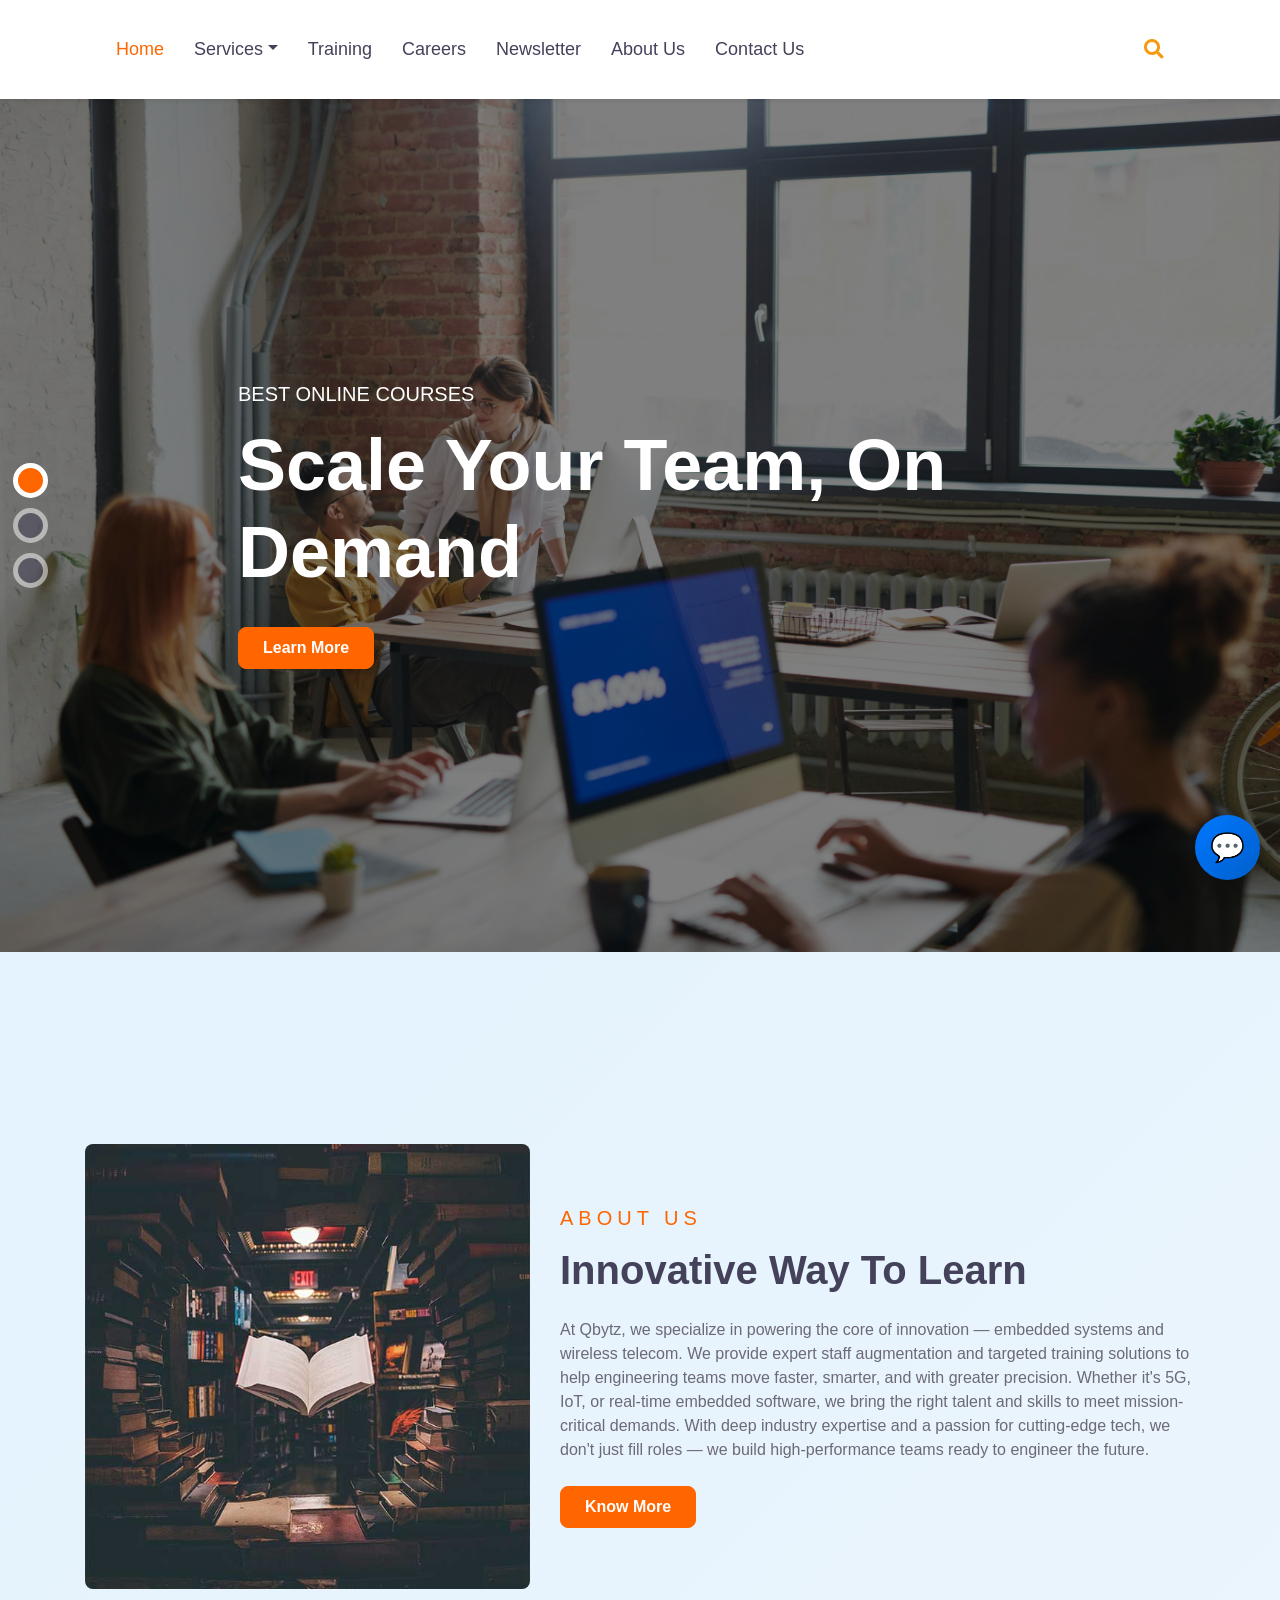
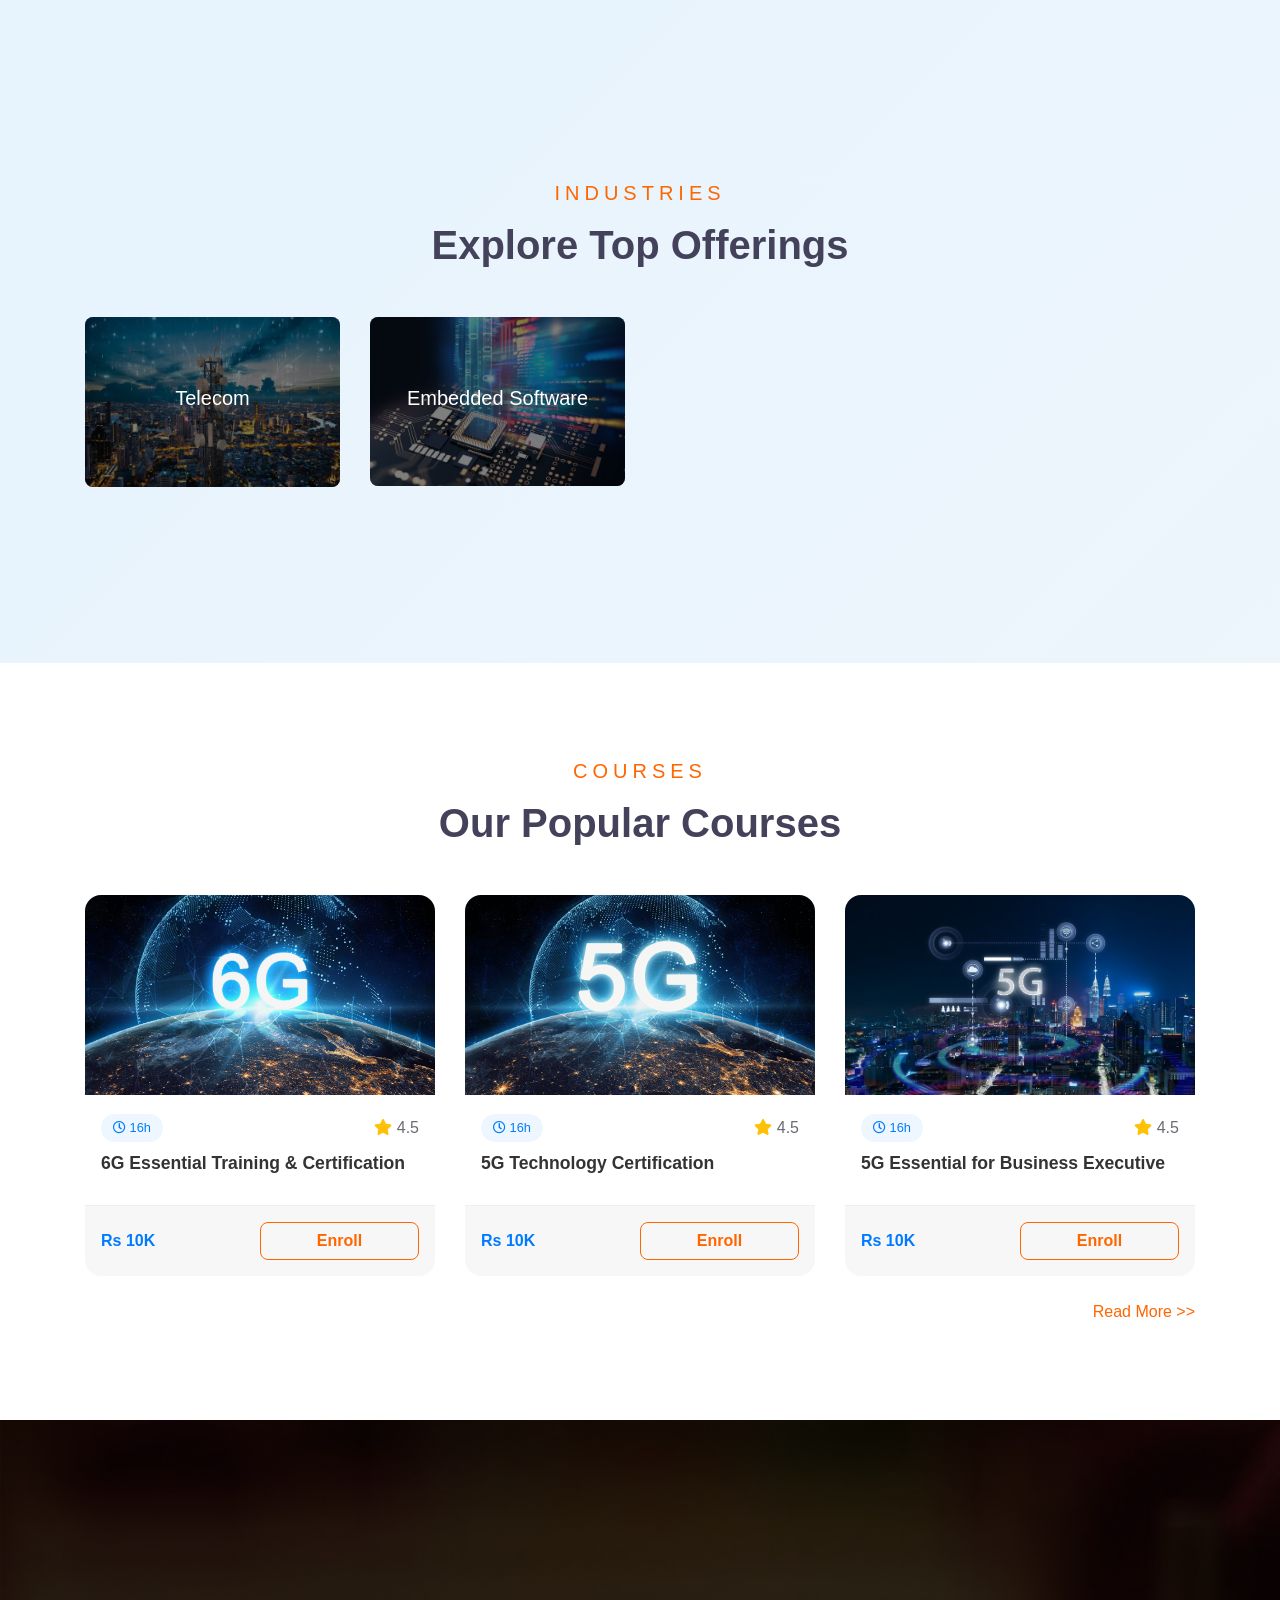
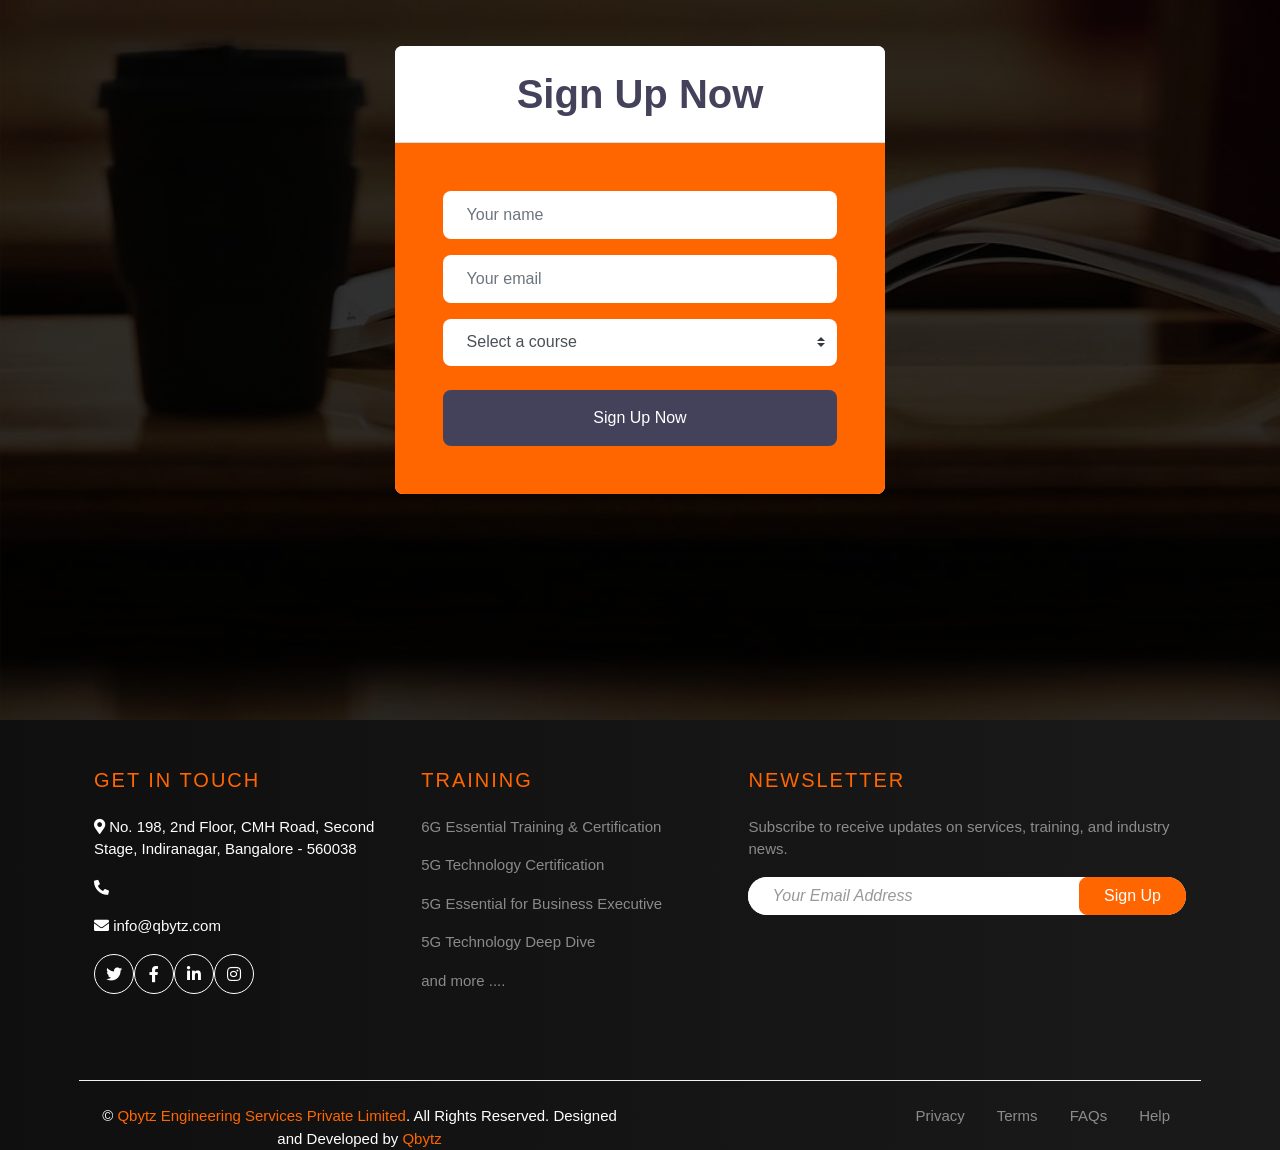
<file: src/Qbytz_Bot/index.html>
<!DOCTYPE html>
<html lang="en">

<head>
    <meta charset="utf-8">
    <title>Qbytz Engineering</title>
    <meta content="width=device-width, initial-scale=1.0" name="viewport">
    <meta content="Nekko Tech Website Templates" name="keywords">
    <meta content="Nekko Tech Website Templates" name="description">

    <!-- Favicon -->
    <link href="img/favicon.ico" rel="icon">
    <link href="https://stackpath.bootstrapcdn.com/bootstrap/4.4.1/css/bootstrap.min.css" rel="stylesheet">


    <!-- Google Web Fonts -->
    <link rel="preconnect" href="https://fonts.gstatic.com">
    <link href="https://fonts.googleapis.com/css2?family=Poppins:wght@400;500;600;700&display=swap" rel="stylesheet"> 

    <!-- Font Awesome -->
    <link href="https://cdnjs.cloudflare.com/ajax/libs/font-awesome/5.10.0/css/all.min.css" rel="stylesheet">

    <!-- Libraries Stylesheet -->
    <link href="lib/owlcarousel/assets/owl.carousel.min.css" rel="stylesheet">

    <!-- Customized Bootstrap Stylesheet -->
    <link rel="stylesheet" href="css/style.css">


    <link rel="icon" type="image/x-icon" href="/img/favicon.jpg">
</head>

<body>
    <!-- Stylish Navbar Start -->
<div class="container-fluid bg-white shadow-sm sticky-top">
    <div class="container">
        <nav class="navbar navbar-expand-lg navbar-light py-3">
            <!-- Brand (mobile only) -->
            <a class="navbar-brand d-lg-none fw-bold fs-3 text-primary" href="#">
                <span class="text-dark">Q</span>BYTZ
            </a>

            <!-- Toggle button -->
            <button class="navbar-toggler" type="button" data-toggle="collapse" data-target="#navbarCollapse">
                <span class="navbar-toggler-icon"></span>
            </button>

            <!-- Navbar Items -->
            <div class="collapse navbar-collapse justify-content-between" id="navbarCollapse">
                <!-- Left Nav -->
                <ul class="navbar-nav align-items-center gap-lg-3">
                    <li class="nav-item">
                        <a class="nav-link active" href="index.html">Home</a>
                    </li>

                    <li class="nav-item dropdown">
                        <a class="nav-link dropdown-toggle" href="#" data-toggle="dropdown">Services</a>
                        <div class="dropdown-menu border-0 shadow-sm animate__animated animate__fadeIn">
                            <a class="dropdown-item" href="telecom.html">Telecom</a>
                            <a class="dropdown-item" href="embedded.html">Embedded Software</a>
                            <a class="dropdown-item" href="aiservices.html">AI Services</a>
                        </div>
                    </li>

                    <li class="nav-item">
                        <a class="nav-link" href="course.html">Training</a>
                    </li>

                    <li class="nav-item">
                        <a class="nav-link" href="teacher.html">Careers</a>
                    </li>

                    <li class="nav-item">
                        <a class="nav-link" href="#">Newsletter</a>
                    </li>

                    <li class="nav-item">
                        <a class="nav-link" href="about.html">About Us</a>
                    </li>

                    <li class="nav-item">
                        <a class="nav-link" href="contact.html">Contact Us</a>
                    </li>
                </ul>

                <!-- Right Search Bar -->
                <div class="search-container ml-auto d-flex align-items-center">
                    <form action="">
                        <input type="search" placeholder="Search Here...">
                        <i class="fa fa-search"></i>
                    </form>
                </div>
            </div>
        </nav>
    </div>
</div>
<!-- Stylish Navbar End -->
<style>
    /* Modern Navbar Styling */
.navbar-nav .nav-link {
    font-weight: 500;
    color: #333;
    transition: color 0.3s ease;
}

.navbar-nav .nav-link:hover,
.navbar-nav .nav-link.active {
    color: #007bff;
}

.dropdown-menu {
    min-width: 180px;
    border-radius: 8px;
}

/* Animate.css optional (for dropdown fade-in effect) */
@import url('https://cdnjs.cloudflare.com/ajax/libs/animate.css/4.1.1/animate.min.css');

</style>



    <!-- Carousel Start -->
    <div class="container-fluid p-0 pb-5 mb-5">
        <div id="header-carousel" class="carousel slide carousel-fade" data-ride="carousel">
            <ol class="carousel-indicators">
                <li data-target="#header-carousel" data-slide-to="0" class="active"></li>
                <li data-target="#header-carousel" data-slide-to="1"></li>
                <li data-target="#header-carousel" data-slide-to="2"></li>
            </ol>
            <div class="carousel-inner">
                <div class="carousel-item active" style="min-height: 300px;">
                    <img class="position-relative w-100" src="img/technology.jpg" style="min-height: 300px; object-fit: cover;">
                    <div class="carousel-caption d-flex align-items-center justify-content-center">
                        <div class="p-5" style="width: 100%; max-width: 900px;">
                            <h5 class="text-white text-uppercase mb-md-3">Best Online Courses</h5>
                            <h1 class="display-3 text-white mb-md-4">Scale Your Team, On Demand</h1>
                            <a href="course.html" class="btn btn-primary py-md-2 px-md-4 font-weight-semi-bold mt-2">Learn More</a>
                        </div>
                    </div>
                </div>
                <div class="carousel-item" style="min-height: 300px;">
                    <img class="position-relative w-100" src="img/recruiting.jpg" style="min-height: 300px; object-fit: cover;">
                    <div class="carousel-caption d-flex align-items-center justify-content-center">
                        <div class="p-5" style="width: 100%; max-width: 900px;">
                            <h5 class="text-white text-uppercase mb-md-3">Best Online Courses</h5>
                            <h1 class="display-3 text-white mb-md-4">Smart Staffing for Smarter Growth</h1>
                            <a href="" class="btn btn-primary py-md-2 px-md-4 font-weight-semi-bold mt-2">Learn More</a>
                        </div>
                    </div>
                </div>
                <div class="carousel-item" style="min-height: 300px;">
                    <img class="position-relative w-100" src="img/telecom.jpg" style="min-height: 300px; object-fit: cover;">
                    <div class="carousel-caption d-flex align-items-center justify-content-center">
                        <div class="p-5" style="width: 100%; max-width: 900px;">
                            <h5 class="text-white text-uppercase mb-md-3">Best Online Courses</h5>
                            <h1 class="display-3 text-white mb-md-4">Bridge the Talent Gap in Embedded & Telecom Engineering</h1>
                            <a href="" class="btn btn-primary py-md-2 px-md-4 font-weight-semi-bold mt-2">Learn More</a>
                        </div>
                    </div>
                </div>
            </div>
        </div>
    </div>
    <!-- Carousel End -->


    <!-- About Start -->
    <div class="container-fluid py-5">
        <div class="container py-5">
            <div class="row align-items-center">
                <div class="col-lg-5">
                    <img class="img-fluid rounded mb-4 mb-lg-0" src="img/about.jpg" alt="">
                </div>
                <div class="col-lg-7">
                    <div class="text-left mb-4">
                        <h5 class="text-primary text-uppercase mb-3" style="letter-spacing: 5px;">About Us</h5>
                        <h1>Innovative Way To Learn</h1>
                    </div>
                    <p>At Qbytz, we specialize in powering the core of innovation — embedded systems and wireless telecom. We provide expert staff augmentation and targeted training solutions to help engineering teams move faster, smarter, and with greater precision. Whether it's 5G, IoT, or real-time embedded software, we bring the right talent and skills to meet mission-critical demands.

                        With deep industry expertise and a passion for cutting-edge tech, we don't just fill roles — we build high-performance teams ready to engineer the future.</p>
                    <a href="about.html" class="btn btn-primary py-md-2 px-md-4 font-weight-semi-bold mt-2">Know More</a>
                </div>
            </div>
        </div>
    </div>
    <!-- About End -->


    <!-- Category Start -->
    <div class="container-fluid py-5">
        <div class="container pt-5 pb-3">
            <div class="text-center mb-5">
                <h5 class="text-primary text-uppercase mb-3" style="letter-spacing: 5px;">Industries</h5>
                <h1>Explore Top Offerings</h1>
            </div>
            <div class="row">
                <div class="col-lg-3 col-md-6 mb-4">
                    <div class="cat-item position-relative overflow-hidden rounded mb-2">
                        <img class="img-fluid" src="img/cat-2.jpg" alt="">
                        <a class="cat-overlay text-white text-decoration-none" href="">
                            <h5 class="text-white font-weight-medium">Telecom</h5>
                        <!---- <span>100 Courses</span>-->
                        </a>
                    </div>
                </div>
                <div class="col-lg-3 col-md-6 mb-4">
                    <div class="cat-item position-relative overflow-hidden rounded mb-2">
                        <img class="img-fluid" src="img/cat-1.webp" alt="">
                        <a class="cat-overlay text-white text-decoration-none" href="">
                            <h5 class="text-white font-weight-medium">Embedded Software</h5>
                            <!---- <span>100 Courses</span>-->
                        </a>
                    </div>
                </div>
            </div>
        </div>
    </div>
    <!-- Category Start -->

   <!-- Courses Start -->
<div class="container-fluid py-5 bg-light spaced-section">
    <style>
        .spaced-section {
            margin-top: 80px;
        }

        .course-card {
            border: none;
            border-radius: 1rem;
            overflow: hidden;
            transition: transform 0.3s ease, box-shadow 0.3s ease;
            background-color: #fff;
        }

        .course-card:hover {
            transform: translateY(-10px);
            box-shadow: 0 12px 24px rgba(0, 0, 0, 0.1);
            border: 2px solid transparent;
            background-clip: padding-box;
            border-image: linear-gradient(to right, #ffffff, #ffffff) 1;
        }

        .course-card .card-img-top {
            object-fit: cover;
            height: 200px;
        }

        .course-card .card-body {
            padding: 1.2rem 1rem;
        }

        .course-card .card-title a {
            font-size: 1.1rem;
            font-weight: 600;
            color: #333;
        }

        .course-card .card-title a:hover {
            color: #4facfe;
        }

        .course-card .card-footer {
            padding: 1rem;
            border-top: 1px solid #eee;
        }

        .course-meta {
            font-size: 0.85rem;
            color: #6c757d;
        }

        .course-meta i {
            margin-right: 5px;
            color: #00c6ff;
        }

        .course-price {
            font-weight: bold;
            color: #007bff;
        }

        .course-btn {
            font-weight: 600;
            border-radius: 0.5rem;
        }

        .tag-duration {
            background: #eef7ff;
            color: #007bff;
            padding: 0.25rem 0.75rem;
            border-radius: 2rem;
            font-size: 0.8rem;
        }

        .star-rating i {
            color: #ffc107;
        }
    </style>

    <div class="container py-5">
        <div class="text-center mb-5">
            <h5 class="text-primary text-uppercase mb-3" style="letter-spacing: 5px;">Courses</h5>
            <h1 class="display-5 fw-bold">Our Popular Courses</h1>
        </div>

        <div class="row g-4">
            <!-- Course Card 1 -->
            <div class="col-lg-4 col-md-6">
                <div class="card course-card h-100">
                    <img src="img/course-1.jpg" class="card-img-top" alt="6G Course">
                    <div class="card-body">
                        <div class="d-flex justify-content-between align-items-center mb-2">
                            <span class="tag-duration"><i class="far fa-clock me-1"></i> 16h</span>
                            <div class="star-rating">
                                <i class="fa fa-star"></i> 4.5
                            </div>
                        </div>
                        <h5 class="card-title">
                            <a>6G Essential Training & Certification</a>
                        </h5>
                    </div>
                    <div class="card-footer d-flex justify-content-between align-items-center">
                        <span class="course-price">Rs 10K</span>
                        <a href="https://mail.google.com/mail/?view=cm&fs=1&to=info@qbytz.com&su=Course Enrollment Request&body=I would like to enroll in the following course: 6G Essential Training & Certification." 
   target="_blank" 
   class="btn btn-outline-primary w-50 course-btn">Enroll</a>
                    </div>
                </div>
            </div>

            <!-- Course Card 2 -->
            <div class="col-lg-4 col-md-6">
                <div class="card course-card h-100">
                    <img src="img/course-2.png" class="card-img-top" alt="5G Technology Certification">
                    <div class="card-body">
                        <div class="d-flex justify-content-between align-items-center mb-2">
                            <span class="tag-duration"><i class="far fa-clock me-1"></i> 16h</span>
                            <div class="star-rating">
                                <i class="fa fa-star"></i> 4.5
                            </div>
                        </div>
                        <h5 class="card-title">
                            <a>5G Technology Certification</a>
                        </h5>
                    </div>
                    <div class="card-footer d-flex justify-content-between align-items-center">
                        <span class="course-price">Rs 10K</span>
                        <a href="https://mail.google.com/mail/?view=cm&fs=1&to=info@qbytz.com&su=Course Enrollment Request&body=I would like to enroll in the following course: 6G Essential Training & Certification." 
                        target="_blank" 
                        class="btn btn-outline-primary w-50 course-btn">Enroll</a>
                    </div>
                </div>
            </div>

            <!-- Course Card 3 -->
            <div class="col-lg-4 col-md-6">
                <div class="card course-card h-100">
                    <img src="img/course-3.jpg" class="card-img-top" alt="5G Business Course">
                    <div class="card-body">
                        <div class="d-flex justify-content-between align-items-center mb-2">
                            <span class="tag-duration"><i class="far fa-clock me-1"></i> 16h</span>
                            <div class="star-rating">
                                <i class="fa fa-star"></i> 4.5
                            </div>
                        </div>
                        <h5 class="card-title">
                            <a>5G Essential for Business Executive</a>
                        </h5>
                    </div>
                    <div class="card-footer d-flex justify-content-between align-items-center">
                        <span class="course-price">Rs 10K</span>
                        <a href="https://mail.google.com/mail/?view=cm&fs=1&to=info@qbytz.com&su=Course Enrollment Request&body=I would like to enroll in the following course: 6G Essential Training & Certification." 
   target="_blank" 
   class="btn btn-outline-primary w-50 course-btn">Enroll</a>
                    </div>
                </div>
            </div>
        </div>

        <!-- Read More aligned to the right -->
        <!-- Read More aligned to the right -->
<div class="d-flex justify-content-end mt-4 w-100">
    <a href="course.html" class="text-primary fw-semibold" style="text-decoration: none;">
        Read More &gt;&gt;
    </a>
</div>

    </div>
</div>
<!-- Courses End -->



   <!-- Registration Start -->
<div class="container-fluid bg-registration py-5 d-flex align-items-center justify-content-center" style="min-height: 100vh; margin: 0;">
    <div class="col-lg-5">
        <div class="card border-0">
            <div class="card-header bg-light text-center p-4">
                <h1 class="m-0">Sign Up Now</h1>
            </div>
            <div class="card-body rounded-bottom bg-primary p-5">
                <form action="signup.php" method="POST">
                    <div class="form-group mb-3">
                        <input type="text" name="name" class="form-control border-0 p-4" placeholder="Your name" required />
                    </div>
                    <div class="form-group mb-3">
                        <input type="email" name="email" class="form-control border-0 p-4" placeholder="Your email" required />
                    </div>
                    <div class="form-group mb-4">
                        <select name="course" class="custom-select border-0 px-4" style="height: 47px;" required>
                            <option selected disabled>Select a course</option>
                            <option value="6G Essential Training & Certification">6G Essential Training & Certification</option>
                            <option value="5G Technology Certification">5G Technology Certification</option>
                            <option value="5G Essential for Business Executive">5G Essential for Business Executive</option>
                            <option value="5G Technology Deep Dive">5G Technology Deep Dive</option>
                            <option value="5G Protocol Testing & Log Analysis">5G Protocol Testing & Log Analysis</option>
                            <option value="5G Development Certification">5G Development Certification</option>
                            <option value="5G Core Overview Certification">5G Core Overview Certification</option>
                            <option value="5G Core Deep Dive with Protocol Analysis">5G Core Deep Dive with Protocol Analysis</option>
                            <option value="5G ORAN Certification">5G ORAN Certification</option>
                            <option value="5G Telco Cloud Certification">5G Telco Cloud Certification</option>
                            <option value="4G/5G Automation with Python & AI">4G/5G Automation with Python & AI</option>
                            <option value="5G Network Optimization in Depth">5G Network Optimization in Depth</option>
                        </select>
                    </div>
                    <div>
                        <button class="btn btn-dark btn-block border-0 py-3" type="submit">Sign Up Now</button>
                    </div>
                </form>
            </div>
        </div>
    </div>
</div>
<!-- Registration End -->

    <!-- Stylish Footer Start -->
<footer class="footer bg-dark text-white pt-5">
    <div class="container px-4">
        <div class="row gy-5">
            <!-- Contact Info -->
            <div class="col-lg-7">
                <div class="row">
                    <div class="col-md-6 mb-4">
                        <h5 class="text-primary text-uppercase mb-4" style="letter-spacing: 2px;">Get In Touch</h5>
                        <p><i class="fa fa-map-marker-alt me-2"></i>  No. 198, 2nd Floor, CMH Road, Second Stage, Indiranagar, Bangalore - 560038</p>
                        <p><i class="fa fa-phone-alt me-2"></i></p>
                        <p><i class="fa fa-envelope me-2"></i>  info@qbytz.com</p>
                        <div class="d-flex gap-2 mt-3">
                            <a class="btn btn-outline-light btn-square rounded-circle" href="#"><i class="fab fa-twitter"></i></a>
                            <a class="btn btn-outline-light btn-square rounded-circle" href="#"><i class="fab fa-facebook-f"></i></a>
                            <a class="btn btn-outline-light btn-square rounded-circle" href="#"><i class="fab fa-linkedin-in"></i></a>
                            <a class="btn btn-outline-light btn-square rounded-circle" href="#"><i class="fab fa-instagram"></i></a>
                        </div>
                    </div>

                    <div class="col-md-6 mb-4">
                        <h5 class="text-primary text-uppercase mb-4" style="letter-spacing: 2px;">Training</h5>
                        <p class="text-white-50">6G Essential Training & Certification</p>
                        <p class="text-white-50">5G Technology Certification</p>
                        <p class="text-white-50">5G Essential for Business Executive</p>
                        <p class="text-white-50">5G Technology Deep Dive</p>
                        <p class="text-white-50">and more ....</p>

                    </div>
                </div>
            </div>

            <!-- Newsletter -->
            <div class="col-lg-5">
                <h5 class="text-primary text-uppercase mb-4" style="letter-spacing: 2px;">Newsletter</h5>
                <p class="text-white-50">Subscribe to receive updates on services, training, and industry news.</p>
                <form action="subscribe.php" method="POST">
                    <div class="input-group rounded-pill overflow-hidden bg-white">
                        <input type="email" name="email" class="form-control border-0 px-4 py-3" placeholder="Your Email Address" required>
                        <button class="btn btn-primary px-4" type="submit">Sign Up</button>
                    </div>
                </form>
                
            </div>
        </div>

        <!-- Bottom Footer -->
        <div class="row mt-5 pt-4 border-top border-secondary">
            <div class="col-md-6 text-center text-md-start">
                <p class="mb-0">&copy; <a href="#" class="text-primary">Qbytz Engineering Services Private Limited</a>. All Rights Reserved. Designed and Developed by <a href="#" class="text-primary">Qbytz</a></p>
            </div>
            <div class="col-md-6 text-center text-md-end">
                <ul class="nav justify-content-center justify-content-md-end gap-3">
                    <li class="nav-item"><a class="nav-link text-white-50 py-0" href="privacy.html">Privacy</a></li>
                    <li class="nav-item"><a class="nav-link text-white-50 py-0" href="terms.html">Terms</a></li>
                    <li class="nav-item"><a class="nav-link text-white-50 py-0" href="FAQS.html">FAQs</a></li>
                    <li class="nav-item"><a class="nav-link text-white-50 py-0" href="help.html">Help</a></li>
                </ul>
            </div>
        </div>
    </div>
</footer>
<!-- Stylish Footer End -->
<style>
    /* Stylish Footer Enhancements */
.footer {
    background: linear-gradient(to right, #0f0f0f, #1a1a1a);
    font-size: 15px;
}

.footer .btn-square {
    width: 40px;
    height: 40px;
    display: inline-flex;
    align-items: center;
    justify-content: center;
    transition: background 0.3s, transform 0.3s;
}

.footer .btn-square:hover {
    background: #007bff;
    color: #fff;
    transform: translateY(-2px);
}

.footer .form-control:focus {
    box-shadow: none;
    border-color: #007bff;
}

.footer .nav-link:hover {
    color: #007bff !important;
    text-decoration: underline;
}

.footer input::placeholder {
    color: #999;
    font-style: italic;
}

</style>
<!-- <div id="chatbotContainer"></div>
<script>
    fetch("modified_ui.html")
    .then(res => res.text())
    .then(html => {
        document.getElementById("chatbotContainer").innerHTML = html;
        const script = document.createElement("script");
        script.src = "chatbot.js";
        document.body.appendChild(script);
    });
</script> -->

<!-- Remove this old container -->
<!-- <div id="chatbotContainer"></div>
<script>
    fetch("modified_ui.html")
    .then(res => res.text())
    .then(html => {
        document.getElementById("chatbotContainer").innerHTML = html;
        const script = document.createElement("script");
        script.src = "chatbot.js";
        document.body.appendChild(script);
    });
</script> -->

<!-- ✅ Start of Integrated Chatbot -->
<style>
    body {
        font-family: "Segoe UI", Arial, sans-serif;
        margin: 0;
        background: linear-gradient(135deg, #e0f2ff, #f5f7fa);
    }

    /* Floating Chat Button */
.chat-toggle {
    position: fixed;
    bottom: 20px;
    right: 20px;
    background: linear-gradient(135deg, #0078ff, #005fcc);
    color: white;
    width: 65px;
    height: 65px;
    border-radius: 50%;
    box-shadow: 0 8px 20px rgba(0,0,0,0.25);
    display: flex;
    justify-content: center;
    align-items: center;
    font-size: 28px;
    cursor: pointer;
    transition: all 0.3s ease;
    z-index: 1000;
    animation: ringPulse 1s infinite;
}

/* Hover effect stays */
.chat-toggle:hover {
    transform: scale(1.15) rotate(10deg);
}

/* Ping/Ring Animation */
@keyframes ringPulse {
    0% {
        box-shadow: 0 0 0 0 rgba(0, 120, 255, 0.6);
        transform: rotate(0deg);
    }
    10% {
        transform: rotate(15deg);
    }
    20% {
        transform: rotate(-15deg);
    }
    30% {
        transform: rotate(10deg);
    }
    40% {
        transform: rotate(-10deg);
    }
    50% {
        transform: rotate(5deg);
    }
    60% {
        transform: rotate(-5deg);
        box-shadow: 0 0 0 20px rgba(0, 120, 255, 0);
    }
    100% {
        transform: rotate(0deg);
        box-shadow: 0 0 0 0 rgba(0, 120, 255, 0);
    }
}


   .chat-container {
    position: fixed;
    bottom: 100px; /* ⬅ was 90px, increased to move it slightly higher from bottom */
    right: 20px;
    width: 370px;
    height: 520px;
    background: rgba(255, 255, 255, 0.95);
    backdrop-filter: blur(12px);
    border-radius: 16px;
    box-shadow: 0 12px 30px rgba(0,0,0,0.25);
    display: flex;
    flex-direction: column;
    overflow: hidden;
    transform: translateY(20px) scale(0.95);
    opacity: 0;
    visibility: hidden;
    transition: all 0.3s ease;
    z-index: 9999; /* ⬅ higher z-index so it’s above navbar */
}

.chat-container.open {
    transform: translateY(0) scale(1);
    opacity: 1;
    visibility: visible;
}

/* Chat header stays fixed within the chatbot */
.chat-header {
    position: sticky; /* ⬅ Ensures header is always visible */
    top: 0;
    background: linear-gradient(135deg, #0078ff, #005fcc);
    color: white;
    padding: 14px;
    font-size: 18px;
    font-weight: bold;
    text-align: center;
    box-shadow: 0 2px 6px rgba(0,0,0,0.2);
    z-index: 2;
}


    /* Chat Body */
    .chat-box {
    flex: 1;
    padding: 12px;
    overflow-y: auto;
    background: rgba(249, 249, 249, 0.6);

    display: flex;              /* NEW: flex layout */
    flex-direction: column;     /* Stack messages vertically */
}
    .chat-box::-webkit-scrollbar {
        width: 6px;
    }
    .chat-box::-webkit-scrollbar-thumb {
        background: rgba(0,0,0,0.25);
        border-radius: 3px;
    }

    /* Messages */
    .message {
    margin: 8px 0;
    padding: 10px 14px;
    border-radius: 20px;
    max-width: 75%;
    word-wrap: break-word;
    font-size: 14px;
    box-shadow: 0 2px 6px rgba(0,0,0,0.1);
    animation: fadeInUp 0.3s ease;
}

/* User message on right */
.message.user {
    background: linear-gradient(135deg, #0078ff, #005fcc);
    color: white;
    border-bottom-right-radius: 6px;
    align-self: flex-end; /* Pushes to right */
}

/* Bot message on left */
.message.bot {
    background: white;
    color: #333;
    border-bottom-left-radius: 6px;
    align-self: flex-start; /* Pushes to left */
}

    /* Typing Indicator */
    .typing {
        display: flex;
        align-items: center;
        gap: 4px;
        font-size: 12px;
        color: #555;
        margin: 8px 0;
    }
    .dot {
        width: 6px;
        height: 6px;
        background: #555;
        border-radius: 50%;
        animation: blink 1.4s infinite ease-in-out;
    }
    .dot:nth-child(2) { animation-delay: 0.2s; }
    .dot:nth-child(3) { animation-delay: 0.4s; }

    @keyframes blink {
        0%, 80%, 100% { transform: scale(0.8); opacity: 0.4; }
        40% { transform: scale(1); opacity: 1; }
    }

    /* Input Area */
    .input-area {
        display: flex;
        border-top: 1px solid #ddd;
        background: rgba(255,255,255,0.9);
        padding: 6px;
    }
    .input-area input {
        flex: 1;
        border: none;
        padding: 12px;
        font-size: 14px;
        outline: none;
        border-radius: 12px;
        background: #f1f3f6;
        margin-right: 6px;
    }
    .input-area button {
    border: none;
    background: linear-gradient(135deg, #0078ff, #005fcc);
    border-radius: 12px;
    padding: 8px 12px;
    display: flex;
    align-items: center;
    justify-content: center;
    transition: background 0.2s, transform 0.2s;
    }
    .input-area button:hover {
        background: linear-gradient(135deg, #006ae0, #004cb3);
        transform: scale(1.05);
    }

    /* Animations */
    @keyframes fadeInUp {
        from {
            opacity: 0;
            transform: translateY(10px);
        }
        to {
            opacity: 1;
            transform: translateY(0);
        }
    }

    @media (max-width: 480px) {
        .chat-container {
            width: 90%;
            height: 70%;
            right: 5%;
        }
    }
</style>

<div class="chat-toggle" onclick="toggleChat()">💬</div>
<div class="chat-container" id="chat-container">
    <div class="chat-header">TensAI Chatbot</div>
    <div id="chat-box" class="chat-box"></div>
    <div class="input-area">
        <input type="text" id="user-input" placeholder="Type your message..."
               onkeypress="if(event.key==='Enter'){sendMessage()}"/>
        <button onclick="sendMessage()" aria-label="Send">
            <svg xmlns="http://www.w3.org/2000/svg" viewBox="0 0 24 24"
                 width="20" height="20" fill="white">
                <path d="M2.01 21L23 12 2.01 3 2 10l15 2-15 2z"/>
            </svg>
        </button>
    </div>
</div>

<script>
// Initialize chat session and load history
let sessionId = localStorage.getItem("chat_session_id") || null;
let chatHistory = JSON.parse(localStorage.getItem("chat_history")) || [];
let typingIndicator = null;

// Load chat history when page loads
window.addEventListener('DOMContentLoaded', () => {
    loadChatHistory();
});

function toggleChat() {
    const chatContainer = document.getElementById("chat-container");
    chatContainer.classList.toggle("open");
    
    // Scroll to bottom when opening
    if (chatContainer.classList.contains("open")) {
        setTimeout(() => {
            document.getElementById("chat-box").scrollTop = 
                document.getElementById("chat-box").scrollHeight;
        }, 100);
    }
}

function loadChatHistory() {
    const chatBox = document.getElementById("chat-box");
    chatBox.innerHTML = '';
    
    if (chatHistory.length === 0) {
        // Default welcome message
        addMessage("Hello! I am TensAI, Qbytz's Chatbot 🤖", "bot");
    } else {
        chatHistory.forEach(msg => {
            const msgElement = document.createElement("div");
            msgElement.classList.add("message", msg.sender);
            msgElement.innerText = msg.text;
            chatBox.appendChild(msgElement);
        });
    }
    
    if (chatBox.children.length > 0) {
        chatBox.scrollTop = chatBox.scrollHeight;
    }
}

function addMessage(text, sender) {
    const chatBox = document.getElementById("chat-box");
    const msg = document.createElement("div");
    msg.classList.add("message", sender);
    msg.innerText = text;
    chatBox.appendChild(msg);
    chatBox.scrollTop = chatBox.scrollHeight;
    
    // Save to history
    chatHistory.push({ text, sender });
    localStorage.setItem("chat_history", JSON.stringify(chatHistory));
}

function showTypingIndicator() {
    if (!typingIndicator) {
        const chatBox = document.getElementById("chat-box");
        typingIndicator = document.createElement("div");
        typingIndicator.classList.add("typing");
        typingIndicator.innerHTML = `<span class="dot"></span><span class="dot"></span><span class="dot"></span>`;
        chatBox.appendChild(typingIndicator);
        chatBox.scrollTop = chatBox.scrollHeight;
    }
}

function hideTypingIndicator() {
    if (typingIndicator) {
        typingIndicator.remove();
        typingIndicator = null;
    }
}

async function sendMessage() {
    const inputField = document.getElementById("user-input");
    const userText = inputField.value.trim();
    if (!userText) return;

    addMessage(userText, "user");
    inputField.value = "";

    showTypingIndicator();

    try {
        const response = await fetch("http://18.61.48.96:5000/chat", {
            method: "POST",
            headers: {"Content-Type": "application/json"},
            body: JSON.stringify({
                user_query: userText,
                session_id: sessionId
            })
        });

        const data = await response.json();
        hideTypingIndicator();

        if (data.reply) {
            addMessage(data.reply, "bot");
        } else if (data.error) {
            addMessage("Error: " + data.error, "bot");
        }

        if (data.session_id && !sessionId) {
            sessionId = data.session_id;
            localStorage.setItem("chat_session_id", sessionId);
        }

    } catch (err) {
        hideTypingIndicator();
        addMessage("Error: Could not connect to server.", "bot");
    }
}
</script>

    <!-- Back to Top -->
    <a href="#" class="btn btn-lg btn-primary btn-lg-square back-to-top"><i class="fa fa-angle-double-up"></i></a>


    <!-- JavaScript Libraries -->
    <script src="https://code.jquery.com/jquery-3.4.1.min.js"></script>
    <script src="https://stackpath.bootstrapcdn.com/bootstrap/4.4.1/js/bootstrap.bundle.min.js"></script>
    <script src="lib/easing/easing.min.js"></script>
    <script src="lib/owlcarousel/owl.carousel.min.js"></script>

    <!-- Contact Javascript File -->
    <script src="mail/jqBootstrapValidation.min.js"></script>
    <script src="mail/contact.js"></script>

    <!-- Template Javascript -->
    <script src="js/main.js"></script>
</body>


</html>
</file>
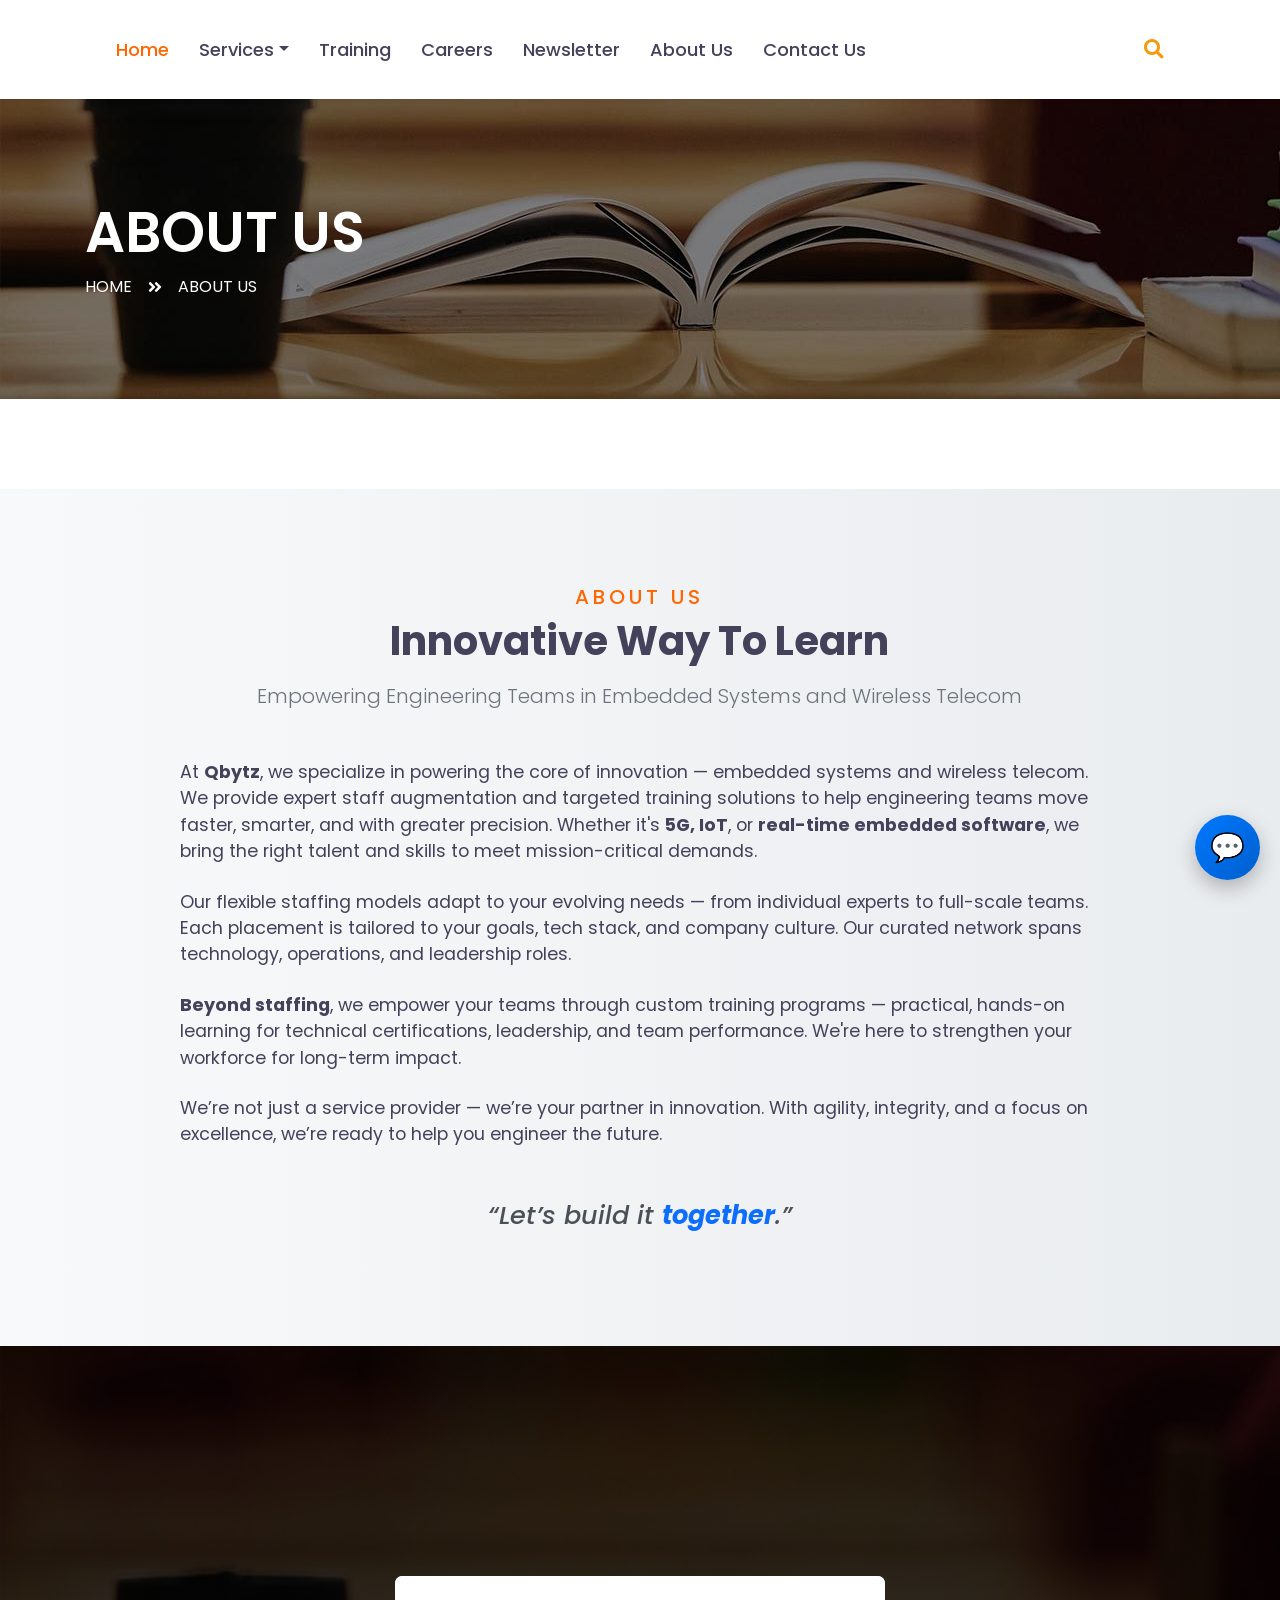
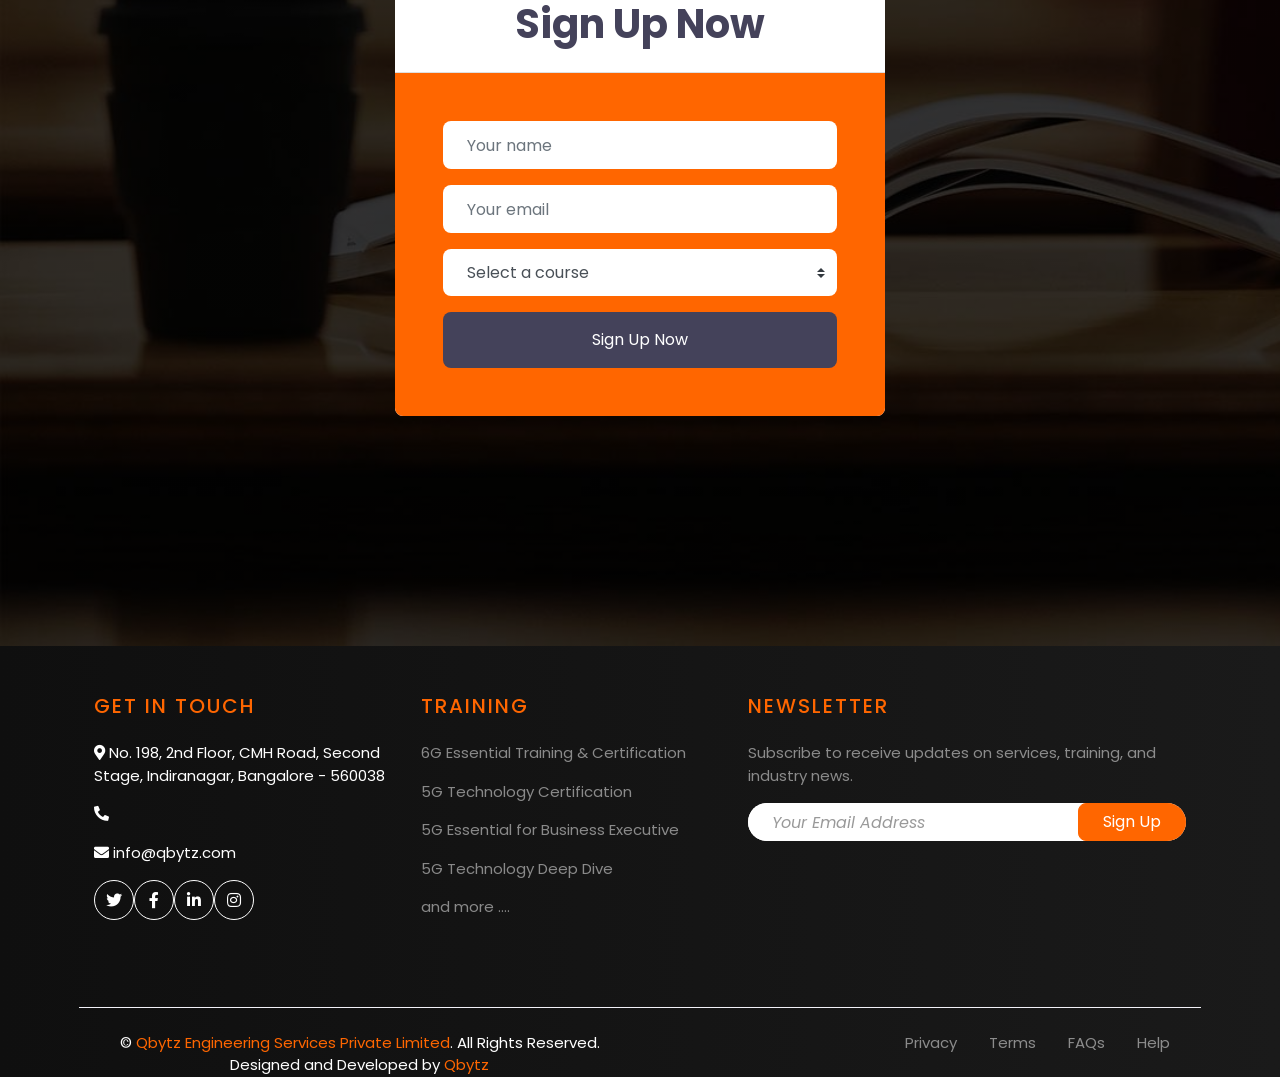
<file: src/Qbytz_Bot/about.html>
<!DOCTYPE html>
<html lang="en">

<head>
    <meta charset="utf-8">
    <title>Qbytz</title>
    <meta content="width=device-width, initial-scale=1.0" name="viewport">
    <meta content="Nekko Tech Website Templates" name="keywords">
    <meta content="Nekko Tech Website Templates" name="description">

    <!-- Favicon -->
    <link href="img/favicon.ico" rel="icon">

    <!-- Google Web Fonts -->
    <link rel="preconnect" href="https://fonts.gstatic.com">
    <link href="https://fonts.googleapis.com/css2?family=Poppins:wght@400;500;600;700&display=swap" rel="stylesheet"> 

    <!-- Font Awesome -->
    <link href="https://cdnjs.cloudflare.com/ajax/libs/font-awesome/5.10.0/css/all.min.css" rel="stylesheet">

    <!-- Libraries Stylesheet -->
    <link href="lib/owlcarousel/assets/owl.carousel.min.css" rel="stylesheet">

    <!-- Customized Bootstrap Stylesheet -->
    <link href="css/style.css" rel="stylesheet">
    <link rel="icon" type="image/x-icon" href="/img/favicon.jpg">

</head>

<body>

     <!-- Stylish Navbar Start -->
<div class="container-fluid bg-white shadow-sm sticky-top">
    <div class="container">
        <nav class="navbar navbar-expand-lg navbar-light py-3">
            <!-- Brand (mobile only) -->
            <a class="navbar-brand d-lg-none fw-bold fs-3 text-primary" href="#">
                <span class="text-dark">Q</span>BYTZ
            </a>

            <!-- Toggle button -->
            <button class="navbar-toggler" type="button" data-toggle="collapse" data-target="#navbarCollapse">
                <span class="navbar-toggler-icon"></span>
            </button>

            <!-- Navbar Items -->
            <div class="collapse navbar-collapse justify-content-between" id="navbarCollapse">
                <!-- Left Nav -->
                <ul class="navbar-nav align-items-center gap-lg-3">
                    <li class="nav-item">
                        <a class="nav-link active" href="index.html">Home</a>
                    </li>

                    <li class="nav-item dropdown">
                        <a class="nav-link dropdown-toggle" href="#" data-toggle="dropdown">Services</a>
                        <div class="dropdown-menu border-0 shadow-sm animate__animated animate__fadeIn">
                            <a class="dropdown-item" href="telecom.html">Telecom</a>
                            <a class="dropdown-item" href="embedded.html">Embedded Software</a>
                            <a class="dropdown-item" href="aiservices.html">AI Services</a>
                        </div>
                    </li>

                    <li class="nav-item">
                        <a class="nav-link" href="course.html">Training</a>
                    </li>

                    <li class="nav-item">
                        <a class="nav-link" href="teacher.html">Careers</a>
                    </li>

                    <li class="nav-item">
                        <a class="nav-link" href="#">Newsletter</a>
                    </li>

                    <li class="nav-item">
                        <a class="nav-link" href="about.html">About Us</a>
                    </li>

                    <li class="nav-item">
                        <a class="nav-link" href="contact.html">Contact Us</a>
                    </li>
                </ul>

                <!-- Right Search Bar -->
                <div class="search-container ml-auto d-flex align-items-center">
                    <form action="">
                        <input type="search" placeholder="Search Here...">
                        <i class="fa fa-search"></i>
                    </form>
                </div>
            </div>
        </nav>
    </div>
</div>
<!-- Stylish Navbar End -->
<style>
    /* Modern Navbar Styling */
.navbar-nav .nav-link {
    font-weight: 500;
    color: #333;
    transition: color 0.3s ease;
}

.navbar-nav .nav-link:hover,
.navbar-nav .nav-link.active {
    color: #007bff;
}

.dropdown-menu {
    min-width: 180px;
    border-radius: 8px;
}

/* Animate.css optional (for dropdown fade-in effect) */
@import url('https://cdnjs.cloudflare.com/ajax/libs/animate.css/4.1.1/animate.min.css');

</style>


    <!-- Header Start -->
    <div class="container-fluid page-header" style="margin-bottom: 90px;">
        <div class="container">
            <div class="d-flex flex-column justify-content-center" style="min-height: 300px">
                <h3 class="display-4 text-white text-uppercase">About Us</h3>
                <div class="d-inline-flex text-white">
                    <p class="m-0 text-uppercase"><a class="text-white" href="">Home</a></p>
                    <i class="fa fa-angle-double-right pt-1 px-3"></i>
                    <p class="m-0 text-uppercase">About Us</p>
                </div>
            </div>
        </div>
    </div>
    <!-- Header End -->


   <!-- About Start -->
<div class="container-fluid py-5" style="background: linear-gradient(to right, #f8f9fa, #e9ecef);">
    <div class="container py-5">
        <div class="row justify-content-center">
            <div class="col-lg-10">
                <div class="text-center mb-5">
                    <h5 class="text-primary text-uppercase" style="letter-spacing: 4px;">About Us</h5>
                    <h1 class="display-5 fw-bold">Innovative Way To Learn</h1>
                    <p class="lead text-muted mt-3">Empowering Engineering Teams in Embedded Systems and Wireless Telecom</p>
                </div>
                <div class="row">
                    <div class="col-md-12">
                        <p class="mb-4 text-dark" style="font-size: 1.1rem;">
                            At <strong>Qbytz</strong>, we specialize in powering the core of innovation — embedded systems and wireless telecom. We provide expert staff augmentation and targeted training solutions to help engineering teams move faster, smarter, and with greater precision. Whether it's <strong>5G, IoT</strong>, or <strong>real-time embedded software</strong>, we bring the right talent and skills to meet mission-critical demands.
                        </p>
                        <p class="mb-4 text-dark" style="font-size: 1.1rem;">
                            Our flexible staffing models adapt to your evolving needs — from individual experts to full-scale teams. Each placement is tailored to your goals, tech stack, and company culture. Our curated network spans technology, operations, and leadership roles.
                        </p>
                        <p class="mb-4 text-dark" style="font-size: 1.1rem;">
                            <strong>Beyond staffing</strong>, we empower your teams through custom training programs — practical, hands-on learning for technical certifications, leadership, and team performance. We're here to strengthen your workforce for long-term impact.
                        </p>
                        <p class="mb-4 text-dark" style="font-size: 1.1rem;">
                            We’re not just a service provider — we’re your partner in innovation. With agility, integrity, and a focus on excellence, we’re ready to help you engineer the future.
                        </p>

                        <div class="text-center mt-5">
                            <blockquote style="font-size: 1.6rem; font-weight: 500; font-style: italic; color: #495057;">
                                “Let’s build it <span style="color: #0d6efd; font-weight: 700;">together</span>.”
                            </blockquote>
                        </div>
                        

                    </div>
                </div>
            </div>
        </div>
    </div>
</div>
<!-- About End -->




   <!-- Registration Start -->
<div class="container-fluid bg-registration py-5 d-flex align-items-center justify-content-center" style="min-height: 100vh; margin: 0;">
    <div class="col-lg-5">
        <div class="card border-0">
            <div class="card-header bg-light text-center p-4">
                <h1 class="m-0">Sign Up Now</h1>
            </div>
            <div class="card-body rounded-bottom bg-primary p-5">
                <form>
                    <div class="form-group">
                        <input type="text" class="form-control border-0 p-4" placeholder="Your name" required="required" />
                    </div>
                    <div class="form-group">
                        <input type="email" class="form-control border-0 p-4" placeholder="Your email" required="required" />
                    </div>
                    <div class="form-group">
                        <select class="custom-select border-0 px-4" style="height: 47px;">
                            <option selected>Select a course</option>
                            <option value="1">6G Essential Training & Certification</option>
                            <option value="2">5G Technology Certification</option>
                            <option value="3">5G Essential for Business Executive</option>
                            <option value="3">5G Technology Deep Dive</option>
                            <option value="3">5G Protocol Testing & Log Analysis</option>
                            <option value="3">5G Development Certification</option>
                            <option value="3">5G Core Overview Certification</option>
                            <option value="3">5G Core Deep Dive with Protocol Analysis</option>
                            <option value="3">5G ORAN Certification</option>
                            <option value="3">5G Telco Cloud Certification</option>
                            <option value="3">4G/5G Automation with Python & AI</option>
                            <option value="3">5G Network Optimization in Depth</option>
                        </select>
                    </div>
                    <div>
                        <button class="btn btn-dark btn-block border-0 py-3" type="submit">Sign Up Now</button>
                    </div>
                </form>
            </div>
        </div>
    </div>
</div>
<!-- Registration End -->


 <!-- Stylish Footer Start -->
<footer class="footer bg-dark text-white pt-5">
    <div class="container px-4">
        <div class="row gy-5">
            <!-- Contact Info -->
            <div class="col-lg-7">
                <div class="row">
                    <div class="col-md-6 mb-4">
                        <h5 class="text-primary text-uppercase mb-4" style="letter-spacing: 2px;">Get In Touch</h5>
                        <p><i class="fa fa-map-marker-alt me-2"></i>  No. 198, 2nd Floor, CMH Road, Second Stage, Indiranagar, Bangalore - 560038</p>
                        <p><i class="fa fa-phone-alt me-2"></i></p>
                        <p><i class="fa fa-envelope me-2"></i>  info@qbytz.com</p>
                        <div class="d-flex gap-2 mt-3">
                            <a class="btn btn-outline-light btn-square rounded-circle" href="#"><i class="fab fa-twitter"></i></a>
                            <a class="btn btn-outline-light btn-square rounded-circle" href="#"><i class="fab fa-facebook-f"></i></a>
                            <a class="btn btn-outline-light btn-square rounded-circle" href="#"><i class="fab fa-linkedin-in"></i></a>
                            <a class="btn btn-outline-light btn-square rounded-circle" href="#"><i class="fab fa-instagram"></i></a>
                        </div>
                    </div>

                    <div class="col-md-6 mb-4">
                        <h5 class="text-primary text-uppercase mb-4" style="letter-spacing: 2px;">Training</h5>
                        <p class="text-white-50">6G Essential Training & Certification</p>
                        <p class="text-white-50">5G Technology Certification</p>
                        <p class="text-white-50">5G Essential for Business Executive</p>
                        <p class="text-white-50">5G Technology Deep Dive</p>
                        <p class="text-white-50">and more ....</p>

                    </div>
                </div>
            </div>

            <!-- Newsletter -->
            <div class="col-lg-5">
                <h5 class="text-primary text-uppercase mb-4" style="letter-spacing: 2px;">Newsletter</h5>
                <p class="text-white-50">Subscribe to receive updates on services, training, and industry news.</p>
                <form action="subscribe.php" method="POST">
                    <div class="input-group rounded-pill overflow-hidden bg-white">
                        <input type="email" name="email" class="form-control border-0 px-4 py-3" placeholder="Your Email Address" required>
                        <button class="btn btn-primary px-4" type="submit">Sign Up</button>
                    </div>
                </form>
            </div>
        </div>

        <!-- Bottom Footer -->
        <div class="row mt-5 pt-4 border-top border-secondary">
            <div class="col-md-6 text-center text-md-start">
                <p class="mb-0">&copy; <a href="#" class="text-primary">Qbytz Engineering Services Private Limited</a>. All Rights Reserved. Designed  and Developed by <a href="#" class="text-primary">Qbytz</a></p>
            </div>
            <div class="col-md-6 text-center text-md-end">
                <ul class="nav justify-content-center justify-content-md-end gap-3">
                    <li class="nav-item"><a class="nav-link text-white-50 py-0" href="privacy.html">Privacy</a></li>
                    <li class="nav-item"><a class="nav-link text-white-50 py-0" href="terms.html">Terms</a></li>
                    <li class="nav-item"><a class="nav-link text-white-50 py-0" href="FAQS.html">FAQs</a></li>
                    <li class="nav-item"><a class="nav-link text-white-50 py-0" href="help.html">Help</a></li>
                </ul>
            </div>
        </div>
    </div>
</footer>
<!-- Stylish Footer End -->
<style>
    /* Stylish Footer Enhancements */
.footer {
    background: linear-gradient(to right, #0f0f0f, #1a1a1a);
    font-size: 15px;
}

.footer .btn-square {
    width: 40px;
    height: 40px;
    display: inline-flex;
    align-items: center;
    justify-content: center;
    transition: background 0.3s, transform 0.3s;
}

.footer .btn-square:hover {
    background: #007bff;
    color: #fff;
    transform: translateY(-2px);
}

.footer .form-control:focus {
    box-shadow: none;
    border-color: #007bff;
}

.footer .nav-link:hover {
    color: #007bff !important;
    text-decoration: underline;
}

.footer input::placeholder {
    color: #999;
    font-style: italic;
}

</style>

<style>
/* === Chatbot Styles === */
.chat-toggle {
    position: fixed;
    bottom: 20px;
    right: 20px;
    background: linear-gradient(135deg, #0078ff, #005fcc);
    color: white;
    width: 65px;
    height: 65px;
    border-radius: 50%;
    box-shadow: 0 8px 20px rgba(0,0,0,0.25);
    display: flex;
    justify-content: center;
    align-items: center;
    font-size: 28px;
    cursor: pointer;
    transition: all 0.3s ease;
    z-index: 1000;
    animation: ringPulse 2s infinite;
}
.chat-toggle:hover { transform: scale(1.15) rotate(10deg); }
@keyframes ringPulse {
    0% { box-shadow: 0 0 0 0 rgba(0, 120, 255, 0.6); transform: rotate(0deg); }
    10% { transform: rotate(15deg); }
    20% { transform: rotate(-15deg); }
    30% { transform: rotate(10deg); }
    40% { transform: rotate(-10deg); }
    50% { transform: rotate(5deg); }
    60% { transform: rotate(-5deg); box-shadow: 0 0 0 20px rgba(0, 120, 255, 0); }
    100% { transform: rotate(0deg); box-shadow: 0 0 0 0 rgba(0, 120, 255, 0); }
}
.chat-container {
    position: fixed;
    bottom: 100px; /* ⬅ was 90px, increased to move it slightly higher from bottom */
    right: 20px;
    width: 370px;
    height: 520px;
    background: rgba(255, 255, 255, 0.95);
    backdrop-filter: blur(12px);
    border-radius: 16px;
    box-shadow: 0 12px 30px rgba(0,0,0,0.25);
    display: flex;
    flex-direction: column;
    overflow: hidden;
    transform: translateY(20px) scale(0.95);
    opacity: 0;
    visibility: hidden;
    transition: all 0.3s ease;
    z-index: 9999; /* ⬅ higher z-index so it’s above navbar */
}

.chat-container.open {
    transform: translateY(0) scale(1);
    opacity: 1;
    visibility: visible;
}

/* Chat header stays fixed within the chatbot */
.chat-header {
    position: sticky; /* ⬅ Ensures header is always visible */
    top: 0;
    background: linear-gradient(135deg, #0078ff, #005fcc);
    color: white;
    padding: 14px;
    font-size: 18px;
    font-weight: bold;
    text-align: center;
    box-shadow: 0 2px 6px rgba(0,0,0,0.2);
    z-index: 2;
}

.chat-box {
    flex: 1;
    padding: 12px;
    overflow-y: auto;
    background: rgba(249, 249, 249, 0.6);
    display: flex;
    flex-direction: column;
}
.chat-box::-webkit-scrollbar { width: 6px; }
.chat-box::-webkit-scrollbar-thumb { background: rgba(0,0,0,0.25); border-radius: 3px; }
.message {
    margin: 8px 0;
    padding: 10px 14px;
    border-radius: 20px;
    max-width: 75%;
    word-wrap: break-word;
    font-size: 14px;
    box-shadow: 0 2px 6px rgba(0,0,0,0.1);
    animation: fadeInUp 0.3s ease;
}
.message.user {
    background: linear-gradient(135deg, #0078ff, #005fcc);
    color: white;
    border-bottom-right-radius: 6px;
    align-self: flex-end;
}
.message.bot {
    background: white;
    color: #333;
    border-bottom-left-radius: 6px;
    align-self: flex-start;
}
.typing {
    display: flex;
    align-items: center;
    gap: 4px;
    font-size: 12px;
    color: #555;
    margin: 8px 0;
}
.dot {
    width: 6px;
    height: 6px;
    background: #555;
    border-radius: 50%;
    animation: blink 1.4s infinite ease-in-out;
}
.dot:nth-child(2) { animation-delay: 0.2s; }
.dot:nth-child(3) { animation-delay: 0.4s; }
@keyframes blink {
    0%, 80%, 100% { transform: scale(0.8); opacity: 0.4; }
    40% { transform: scale(1); opacity: 1; }
}
.input-area {
    display: flex;
    border-top: 1px solid #ddd;
    background: rgba(255,255,255,0.9);
    padding: 6px;
}
.input-area input {
    flex: 1;
    border: none;
    padding: 12px;
    font-size: 14px;
    outline: none;
    border-radius: 12px;
    background: #f1f3f6;
    margin-right: 6px;
}
.input-area button {
    border: none;
    background: linear-gradient(135deg, #0078ff, #005fcc);
    border-radius: 12px;
    padding: 8px 12px;
    display: flex;
    align-items: center;
    justify-content: center;
    transition: background 0.2s, transform 0.2s;
}
.input-area button:hover {
    background: linear-gradient(135deg, #006ae0, #004cb3);
    transform: scale(1.05);
}
@keyframes fadeInUp {
    from { opacity: 0; transform: translateY(10px); }
    to { opacity: 1; transform: translateY(0); }
}
@media (max-width: 480px) {
    .chat-container { width: 90%; height: 70%; right: 5%; }
}
</style>

<div class="chat-toggle" onclick="toggleChat()">💬</div>
<div class="chat-container" id="chat-container">
    <div class="chat-header">TensAI Chatbot</div>
    <div id="chat-box" class="chat-box"></div>
    <div class="input-area">
        <input type="text" id="user-input" placeholder="Type your message..."
               onkeypress="if(event.key==='Enter'){sendMessage()}"/>
        <button onclick="sendMessage()" aria-label="Send">
            <svg xmlns="http://www.w3.org/2000/svg" viewBox="0 0 24 24"
                 width="20" height="20" fill="white">
                <path d="M2.01 21L23 12 2.01 3 2 10l15 2-15 2z"/>
            </svg>
        </button>
    </div>
</div>

<script>
// Initialize chat session and load history
let sessionId = localStorage.getItem("chat_session_id") || null;
let chatHistory = JSON.parse(localStorage.getItem("chat_history")) || [];
let typingIndicator = null;

// Load chat history when page loads
window.addEventListener('DOMContentLoaded', () => {
    loadChatHistory();
});

function toggleChat() {
    const chatContainer = document.getElementById("chat-container");
    chatContainer.classList.toggle("open");
    
    // Scroll to bottom when opening
    if (chatContainer.classList.contains("open")) {
        setTimeout(() => {
            document.getElementById("chat-box").scrollTop = 
                document.getElementById("chat-box").scrollHeight;
        }, 100);
    }
}

function loadChatHistory() {
    const chatBox = document.getElementById("chat-box");
    chatBox.innerHTML = '';
    
    if (chatHistory.length === 0) {
        // Default welcome message
        addMessage("Hello! I am TensAI, Qbytz's Chatbot 🤖", "bot");
    } else {
        chatHistory.forEach(msg => {
            const msgElement = document.createElement("div");
            msgElement.classList.add("message", msg.sender);
            msgElement.innerText = msg.text;
            chatBox.appendChild(msgElement);
        });
    }
    
    if (chatBox.children.length > 0) {
        chatBox.scrollTop = chatBox.scrollHeight;
    }
}

function addMessage(text, sender) {
    const chatBox = document.getElementById("chat-box");
    const msg = document.createElement("div");
    msg.classList.add("message", sender);
    msg.innerText = text;
    chatBox.appendChild(msg);
    chatBox.scrollTop = chatBox.scrollHeight;
    
    // Save to history
    chatHistory.push({ text, sender });
    localStorage.setItem("chat_history", JSON.stringify(chatHistory));
}

function showTypingIndicator() {
    if (!typingIndicator) {
        const chatBox = document.getElementById("chat-box");
        typingIndicator = document.createElement("div");
        typingIndicator.classList.add("typing");
        typingIndicator.innerHTML = `<span class="dot"></span><span class="dot"></span><span class="dot"></span>`;
        chatBox.appendChild(typingIndicator);
        chatBox.scrollTop = chatBox.scrollHeight;
    }
}

function hideTypingIndicator() {
    if (typingIndicator) {
        typingIndicator.remove();
        typingIndicator = null;
    }
}

async function sendMessage() {
    const inputField = document.getElementById("user-input");
    const userText = inputField.value.trim();
    if (!userText) return;

    addMessage(userText, "user");
    inputField.value = "";

    showTypingIndicator();

    try {
        const response = await fetch("http://18.61.48.96:5000/chat", {
            method: "POST",
            headers: {"Content-Type": "application/json"},
            body: JSON.stringify({
                user_query: userText,
                session_id: sessionId
            })
        });

        const data = await response.json();
        hideTypingIndicator();

        if (data.reply) {
            addMessage(data.reply, "bot");
        } else if (data.error) {
            addMessage("Error: " + data.error, "bot");
        }

        if (data.session_id && !sessionId) {
            sessionId = data.session_id;
            localStorage.setItem("chat_session_id", sessionId);
        }

    } catch (err) {
        hideTypingIndicator();
        addMessage("Error: Could not connect to server.", "bot");
    }
}
</script>

    <!-- Back to Top -->
    <a href="#" class="btn btn-lg btn-primary btn-lg-square back-to-top"><i class="fa fa-angle-double-up"></i></a>


    <!-- JavaScript Libraries -->
    <script src="https://code.jquery.com/jquery-3.4.1.min.js"></script>
    <script src="https://stackpath.bootstrapcdn.com/bootstrap/4.4.1/js/bootstrap.bundle.min.js"></script>
    <script src="lib/easing/easing.min.js"></script>
    <script src="lib/owlcarousel/owl.carousel.min.js"></script>

    <!-- Contact Javascript File -->
    <script src="mail/jqBootstrapValidation.min.js"></script>
    <script src="mail/contact.js"></script>

    <!-- Template Javascript -->
    <script src="js/main.js"></script>
</body>


</html>
</file>
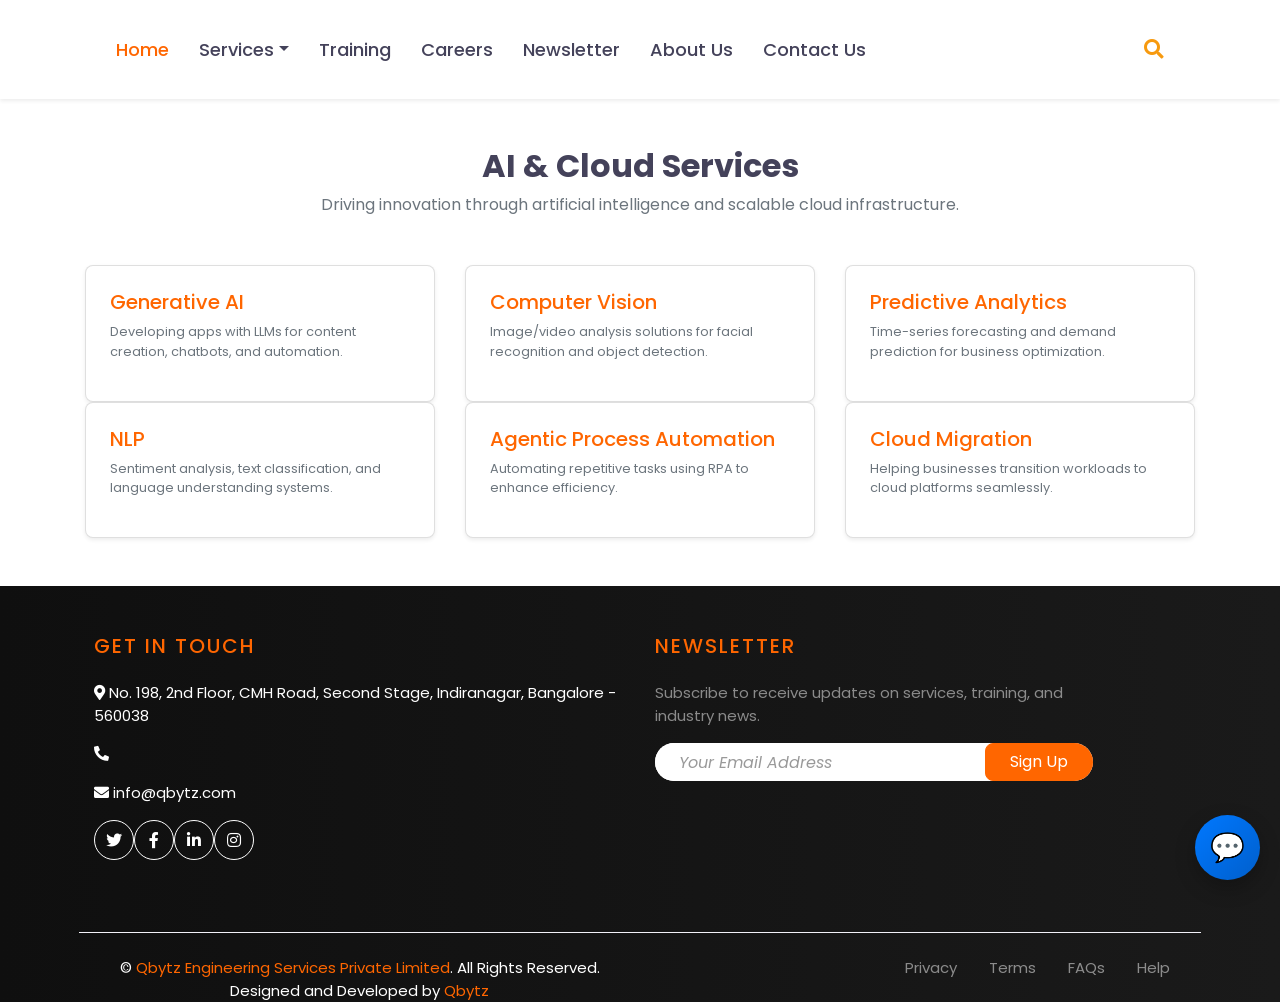
<file: src/Qbytz_Bot/aiservices.html>
<!DOCTYPE html>
<html lang="en">

<head>
    <meta charset="utf-8">
    <title>Qbytz</title>
    <meta content="width=device-width, initial-scale=1.0" name="viewport">
    <meta content="Nekko Tech Website Templates" name="keywords">
    <meta content="Nekko Tech Website Templates" name="description">

    <!-- Favicon -->
    <link href="img/favicon.ico" rel="icon">

    <!-- Google Web Fonts -->
    <link rel="preconnect" href="https://fonts.gstatic.com">
    <link href="https://fonts.googleapis.com/css2?family=Poppins:wght@400;500;600;700&display=swap" rel="stylesheet"> 

    <!-- Font Awesome -->
    <link href="https://cdnjs.cloudflare.com/ajax/libs/font-awesome/5.10.0/css/all.min.css" rel="stylesheet">

    <!-- Libraries Stylesheet -->
    <link href="lib/owlcarousel/assets/owl.carousel.min.css" rel="stylesheet">

    <!-- Customized Bootstrap Stylesheet -->
    <link href="css/style.css" rel="stylesheet">

    <link rel="icon" type="image/x-icon" href="/img/favicon.jpg">
</head>

<style>
    .timeline {
    gap: 2rem;
    padding-top: 1rem;
    flex-direction: row;
    flex-wrap: wrap;
}
.timeline-item {
    width: 280px;
    position: relative;
    display: flex;
    flex-direction: column;
    align-items: center;
}
.timeline-icon {
    width: 60px;
    height: 60px;
    border-radius: 50%;
    font-size: 28px;
    display: flex;
    align-items: center;
    justify-content: center;
    margin-bottom: 1rem;
    box-shadow: 0 4px 10px rgba(0,0,0,0.1);
}
.timeline-content {
    border-radius: 20px;
    transition: 0.3s ease;
}
.timeline-content:hover {
    transform: translateY(-5px);
    box-shadow: 0 10px 30px rgba(0,0,0,0.15);
}


</style>

<body>
           <!-- Stylish Navbar Start -->
<div class="container-fluid bg-white shadow-sm sticky-top">
    <div class="container">
        <nav class="navbar navbar-expand-lg navbar-light py-3">
            <!-- Brand (mobile only) -->
            <a class="navbar-brand d-lg-none fw-bold fs-3 text-primary" href="#">
                <span class="text-dark">Q</span>BYTZ
            </a>

            <!-- Toggle button -->
            <button class="navbar-toggler" type="button" data-toggle="collapse" data-target="#navbarCollapse">
                <span class="navbar-toggler-icon"></span>
            </button>

            <!-- Navbar Items -->
            <div class="collapse navbar-collapse justify-content-between" id="navbarCollapse">
                <!-- Left Nav -->
                <ul class="navbar-nav align-items-center gap-lg-3">
                    <li class="nav-item">
                        <a class="nav-link active" href="index.html">Home</a>
                    </li>

                    <li class="nav-item dropdown">
                        <a class="nav-link dropdown-toggle" href="#" data-toggle="dropdown">Services</a>
                        <div class="dropdown-menu border-0 shadow-sm animate__animated animate__fadeIn">
                            <a class="dropdown-item" href="telecom.html">Telecom</a>
                            <a class="dropdown-item" href="embedded.html">Embedded Software</a>
                            <a class="dropdown-item" href="aiservices.html">AI Services</a>
                        </div>
                    </li>

                    <li class="nav-item">
                        <a class="nav-link" href="course.html">Training</a>
                    </li>

                    <li class="nav-item">
                        <a class="nav-link" href="teacher.html">Careers</a>
                    </li>

                    <li class="nav-item">
                        <a class="nav-link" href="#">Newsletter</a>
                    </li>

                    <li class="nav-item">
                        <a class="nav-link" href="about.html">About Us</a>
                    </li>

                    <li class="nav-item">
                        <a class="nav-link" href="contact.html">Contact Us</a>
                    </li>
                </ul>

                <!-- Right Search Bar -->
                <div class="search-container ml-auto d-flex align-items-center">
                    <form action="">
                        <input type="search" placeholder="Search Here...">
                        <i class="fa fa-search"></i>
                    </form>
                </div>
            </div>
        </nav>
    </div>
</div>
<!-- Stylish Navbar End -->
<style>
    /* Modern Navbar Styling */
.navbar-nav .nav-link {
    font-weight: 500;
    color: #333;
    transition: color 0.3s ease;
}

.navbar-nav .nav-link:hover,
.navbar-nav .nav-link.active {
    color: #007bff;
}

.dropdown-menu {
    min-width: 180px;
    border-radius: 8px;
}

/* Animate.css optional (for dropdown fade-in effect) */
@import url('https://cdnjs.cloudflare.com/ajax/libs/animate.css/4.1.1/animate.min.css');

</style>
<!-- AI & Cloud Services Start -->
<div class="container-fluid py-5 bg-white">
    <div class="container">
        <div class="text-center mb-5">
            <h2 class="display-5 fw-bold">AI & Cloud Services</h2>
            <p class="text-muted mx-auto" style="max-width: 700px;">
                Driving innovation through artificial intelligence and scalable cloud infrastructure.
            </p>
        </div>

        <div class="row g-4">
            <div class="col-md-6 col-lg-4">
                <div class="card h-100 shadow-sm p-4">
                    <h5 class="fw-bold text-primary">Generative AI</h5>
                    <p class="small text-muted">Developing apps with LLMs for content creation, chatbots, and automation.</p>
                </div>
            </div>
            <div class="col-md-6 col-lg-4">
                <div class="card h-100 shadow-sm p-4">
                    <h5 class="fw-bold text-primary">Computer Vision</h5>
                    <p class="small text-muted">Image/video analysis solutions for facial recognition and object detection.</p>
                </div>
            </div>
            <div class="col-md-6 col-lg-4">
                <div class="card h-100 shadow-sm p-4">
                    <h5 class="fw-bold text-primary">Predictive Analytics</h5>
                    <p class="small text-muted">Time-series forecasting and demand prediction for business optimization.</p>
                </div>
            </div>
            <div class="col-md-6 col-lg-4">
                <div class="card h-100 shadow-sm p-4">
                    <h5 class="fw-bold text-primary">NLP</h5>
                    <p class="small text-muted">Sentiment analysis, text classification, and language understanding systems.</p>
                </div>
            </div>
            <div class="col-md-6 col-lg-4">
                <div class="card h-100 shadow-sm p-4">
                    <h5 class="fw-bold text-primary">Agentic Process Automation</h5>
                    <p class="small text-muted">Automating repetitive tasks using RPA to enhance efficiency.</p>
                </div>
            </div>
            <div class="col-md-6 col-lg-4">
                <div class="card h-100 shadow-sm p-4">
                    <h5 class="fw-bold text-primary">Cloud Migration</h5>
                    <p class="small text-muted">Helping businesses transition workloads to cloud platforms seamlessly.</p>
                </div>
            </div>
            <!-- <div class="col-md-6 col-lg-4">
                <div class="card h-100 shadow-sm p-4">
                    <h5 class="fw-bold text-primary">Data Lake Setup</h5>
                    <p class="small text-muted">Creating centralized repositories for all data to support advanced analytics.</p>
                </div>
            </div>
            <div class="col-md-6 col-lg-4">
                <div class="card h-100 shadow-sm p-4">
                    <h5 class="fw-bold text-primary">DevOps Automation</h5>
                    <p class="small text-muted">Accelerating software delivery through CI/CD pipelines and automation tools.</p>
                </div>
            </div> -->
        </div>
    </div>
</div>
<!-- AI & Cloud Services End -->
<!-- Stylish Footer Start -->
<footer class="footer bg-dark text-white pt-5">
    <div class="container px-4">
        <div class="row gy-5">
            <!-- Contact Info -->
            <!-- <div class="col-lg-7"> -->
                <!-- <div class="row"> -->
                    <div class="col-md-6 mb-4">
                        <h5 class="text-primary text-uppercase mb-4" style="letter-spacing: 2px;">Get In Touch</h5>
                        <p><i class="fa fa-map-marker-alt me-2"></i>  No. 198, 2nd Floor, CMH Road, Second Stage, Indiranagar, Bangalore - 560038</p>
                        <p><i class="fa fa-phone-alt me-2"></i></p>
                        <p><i class="fa fa-envelope me-2"></i>  info@qbytz.com</p>
                        <div class="d-flex gap-2 mt-3">
                            <a class="btn btn-outline-light btn-square rounded-circle" href="#"><i class="fab fa-twitter"></i></a>
                            <a class="btn btn-outline-light btn-square rounded-circle" href="#"><i class="fab fa-facebook-f"></i></a>
                            <a class="btn btn-outline-light btn-square rounded-circle" href="#"><i class="fab fa-linkedin-in"></i></a>
                            <a class="btn btn-outline-light btn-square rounded-circle" href="#"><i class="fab fa-instagram"></i></a>
                        </div>
                    </div>
                    <!-- Newsletter -->
            <div class="col-lg-5">
                <h5 class="text-primary text-uppercase mb-4" style="letter-spacing: 2px;">Newsletter</h5>
                <p class="text-white-50">Subscribe to receive updates on services, training, and industry news.</p>
                <form action="subscribe.php" method="POST">
                    <div class="input-group rounded-pill overflow-hidden bg-white">
                        <input type="email" name="email" class="form-control border-0 px-4 py-3" placeholder="Your Email Address" required>
                        <button class="btn btn-primary px-4" type="submit">Sign Up</button>
                    </div>
                </form>
            </div>
        </div>

        <!-- Bottom Footer -->
        <div class="row mt-5 pt-4 border-top border-secondary">
            <div class="col-md-6 text-center text-md-start">
                <p class="mb-0">&copy; <a href="#" class="text-primary">Qbytz Engineering Services Private Limited</a>. All Rights Reserved. Designed and Developed by <a href="#" class="text-primary">Qbytz</a></p>
            </div>
            <div class="col-md-6 text-center text-md-end">
                <ul class="nav justify-content-center justify-content-md-end gap-3">
                    <li class="nav-item"><a class="nav-link text-white-50 py-0" href="privacy.html">Privacy</a></li>
                    <li class="nav-item"><a class="nav-link text-white-50 py-0" href="terms.html">Terms</a></li>
                    <li class="nav-item"><a class="nav-link text-white-50 py-0" href="FAQS.html">FAQs</a></li>
                    <li class="nav-item"><a class="nav-link text-white-50 py-0" href="help.html">Help</a></li>
                </ul>
            </div>
        </div>
    </div>
</footer>
<!-- Stylish Footer End -->
<style>
    /* Stylish Footer Enhancements */
.footer {
    background: linear-gradient(to right, #0f0f0f, #1a1a1a);
    font-size: 15px;
}

.footer .btn-square {
    width: 40px;
    height: 40px;
    display: inline-flex;
    align-items: center;
    justify-content: center;
    transition: background 0.3s, transform 0.3s;
}

.footer .btn-square:hover {
    background: #007bff;
    color: #fff;
    transform: translateY(-2px);
}

.footer .form-control:focus {
    box-shadow: none;
    border-color: #007bff;
}

.footer .nav-link:hover {
    color: #007bff !important;
    text-decoration: underline;
}

.footer input::placeholder {
    color: #999;
    font-style: italic;
}

</style>

<style>
/* === Chatbot Styles === */
.chat-toggle {
    position: fixed;
    bottom: 20px;
    right: 20px;
    background: linear-gradient(135deg, #0078ff, #005fcc);
    color: white;
    width: 65px;
    height: 65px;
    border-radius: 50%;
    box-shadow: 0 8px 20px rgba(0,0,0,0.25);
    display: flex;
    justify-content: center;
    align-items: center;
    font-size: 28px;
    cursor: pointer;
    transition: all 0.3s ease;
    z-index: 1000;
    animation: ringPulse 2s infinite;
}
.chat-toggle:hover { transform: scale(1.15) rotate(10deg); }
@keyframes ringPulse {
    0% { box-shadow: 0 0 0 0 rgba(0, 120, 255, 0.6); transform: rotate(0deg); }
    10% { transform: rotate(15deg); }
    20% { transform: rotate(-15deg); }
    30% { transform: rotate(10deg); }
    40% { transform: rotate(-10deg); }
    50% { transform: rotate(5deg); }
    60% { transform: rotate(-5deg); box-shadow: 0 0 0 20px rgba(0, 120, 255, 0); }
    100% { transform: rotate(0deg); box-shadow: 0 0 0 0 rgba(0, 120, 255, 0); }
}
.chat-container {
    position: fixed;
    bottom: 100px; /* ⬅ was 90px, increased to move it slightly higher from bottom */
    right: 20px;
    width: 370px;
    height: 520px;
    background: rgba(255, 255, 255, 0.95);
    backdrop-filter: blur(12px);
    border-radius: 16px;
    box-shadow: 0 12px 30px rgba(0,0,0,0.25);
    display: flex;
    flex-direction: column;
    overflow: hidden;
    transform: translateY(20px) scale(0.95);
    opacity: 0;
    visibility: hidden;
    transition: all 0.3s ease;
    z-index: 9999; /* ⬅ higher z-index so it’s above navbar */
}

.chat-container.open {
    transform: translateY(0) scale(1);
    opacity: 1;
    visibility: visible;
}

/* Chat header stays fixed within the chatbot */
.chat-header {
    position: sticky; /* ⬅ Ensures header is always visible */
    top: 0;
    background: linear-gradient(135deg, #0078ff, #005fcc);
    color: white;
    padding: 14px;
    font-size: 18px;
    font-weight: bold;
    text-align: center;
    box-shadow: 0 2px 6px rgba(0,0,0,0.2);
    z-index: 2;
}

.chat-box {
    flex: 1;
    padding: 12px;
    overflow-y: auto;
    background: rgba(249, 249, 249, 0.6);
    display: flex;
    flex-direction: column;
}
.chat-box::-webkit-scrollbar { width: 6px; }
.chat-box::-webkit-scrollbar-thumb { background: rgba(0,0,0,0.25); border-radius: 3px; }
.message {
    margin: 8px 0;
    padding: 10px 14px;
    border-radius: 20px;
    max-width: 75%;
    word-wrap: break-word;
    font-size: 14px;
    box-shadow: 0 2px 6px rgba(0,0,0,0.1);
    animation: fadeInUp 0.3s ease;
}
.message.user {
    background: linear-gradient(135deg, #0078ff, #005fcc);
    color: white;
    border-bottom-right-radius: 6px;
    align-self: flex-end;
}
.message.bot {
    background: white;
    color: #333;
    border-bottom-left-radius: 6px;
    align-self: flex-start;
}
.typing {
    display: flex;
    align-items: center;
    gap: 4px;
    font-size: 12px;
    color: #555;
    margin: 8px 0;
}
.dot {
    width: 6px;
    height: 6px;
    background: #555;
    border-radius: 50%;
    animation: blink 1.4s infinite ease-in-out;
}
.dot:nth-child(2) { animation-delay: 0.2s; }
.dot:nth-child(3) { animation-delay: 0.4s; }
@keyframes blink {
    0%, 80%, 100% { transform: scale(0.8); opacity: 0.4; }
    40% { transform: scale(1); opacity: 1; }
}
.input-area {
    display: flex;
    border-top: 1px solid #ddd;
    background: rgba(255,255,255,0.9);
    padding: 6px;
}
.input-area input {
    flex: 1;
    border: none;
    padding: 12px;
    font-size: 14px;
    outline: none;
    border-radius: 12px;
    background: #f1f3f6;
    margin-right: 6px;
}
.input-area button {
    border: none;
    background: linear-gradient(135deg, #0078ff, #005fcc);
    border-radius: 12px;
    padding: 8px 12px;
    display: flex;
    align-items: center;
    justify-content: center;
    transition: background 0.2s, transform 0.2s;
}
.input-area button:hover {
    background: linear-gradient(135deg, #006ae0, #004cb3);
    transform: scale(1.05);
}
@keyframes fadeInUp {
    from { opacity: 0; transform: translateY(10px); }
    to { opacity: 1; transform: translateY(0); }
}
@media (max-width: 480px) {
    .chat-container { width: 90%; height: 70%; right: 5%; }
}
</style>

<div class="chat-toggle" onclick="toggleChat()">💬</div>
<div class="chat-container" id="chat-container">
    <div class="chat-header">TensAI Chatbot</div>
    <div id="chat-box" class="chat-box"></div>
    <div class="input-area">
        <input type="text" id="user-input" placeholder="Type your message..."
               onkeypress="if(event.key==='Enter'){sendMessage()}"/>
        <button onclick="sendMessage()" aria-label="Send">
            <svg xmlns="http://www.w3.org/2000/svg" viewBox="0 0 24 24"
                 width="20" height="20" fill="white">
                <path d="M2.01 21L23 12 2.01 3 2 10l15 2-15 2z"/>
            </svg>
        </button>
    </div>
</div>

<script>
// Initialize chat session and load history
let sessionId = localStorage.getItem("chat_session_id") || null;
let chatHistory = JSON.parse(localStorage.getItem("chat_history")) || [];
let typingIndicator = null;

// Load chat history when page loads
window.addEventListener('DOMContentLoaded', () => {
    loadChatHistory();
});

function toggleChat() {
    const chatContainer = document.getElementById("chat-container");
    chatContainer.classList.toggle("open");
    
    // Scroll to bottom when opening
    if (chatContainer.classList.contains("open")) {
        setTimeout(() => {
            document.getElementById("chat-box").scrollTop = 
                document.getElementById("chat-box").scrollHeight;
        }, 100);
    }
}

function loadChatHistory() {
    const chatBox = document.getElementById("chat-box");
    chatBox.innerHTML = '';
    
    if (chatHistory.length === 0) {
        // Default welcome message
        addMessage("Hello! I am TensAI, Qbytz's Chatbot 🤖", "bot");
    } else {
        chatHistory.forEach(msg => {
            const msgElement = document.createElement("div");
            msgElement.classList.add("message", msg.sender);
            msgElement.innerText = msg.text;
            chatBox.appendChild(msgElement);
        });
    }
    
    if (chatBox.children.length > 0) {
        chatBox.scrollTop = chatBox.scrollHeight;
    }
}

function addMessage(text, sender) {
    const chatBox = document.getElementById("chat-box");
    const msg = document.createElement("div");
    msg.classList.add("message", sender);
    msg.innerText = text;
    chatBox.appendChild(msg);
    chatBox.scrollTop = chatBox.scrollHeight;
    
    // Save to history
    chatHistory.push({ text, sender });
    localStorage.setItem("chat_history", JSON.stringify(chatHistory));
}

function showTypingIndicator() {
    if (!typingIndicator) {
        const chatBox = document.getElementById("chat-box");
        typingIndicator = document.createElement("div");
        typingIndicator.classList.add("typing");
        typingIndicator.innerHTML = `<span class="dot"></span><span class="dot"></span><span class="dot"></span>`;
        chatBox.appendChild(typingIndicator);
        chatBox.scrollTop = chatBox.scrollHeight;
    }
}

function hideTypingIndicator() {
    if (typingIndicator) {
        typingIndicator.remove();
        typingIndicator = null;
    }
}

async function sendMessage() {
    const inputField = document.getElementById("user-input");
    const userText = inputField.value.trim();
    if (!userText) return;

    addMessage(userText, "user");
    inputField.value = "";

    showTypingIndicator();

    try {
        const response = await fetch("http://18.61.48.96:5000/chat", {
            method: "POST",
            headers: {"Content-Type": "application/json"},
            body: JSON.stringify({
                user_query: userText,
                session_id: sessionId
            })
        });

        const data = await response.json();
        hideTypingIndicator();

        if (data.reply) {
            addMessage(data.reply, "bot");
        } else if (data.error) {
            addMessage("Error: " + data.error, "bot");
        }

        if (data.session_id && !sessionId) {
            sessionId = data.session_id;
            localStorage.setItem("chat_session_id", sessionId);
        }

    } catch (err) {
        hideTypingIndicator();
        addMessage("Error: Could not connect to server.", "bot");
    }
}
</script>


<!-- Back to Top -->
<a href="#" class="btn btn-lg btn-primary btn-lg-square back-to-top"><i class="fa fa-angle-double-up"></i></a>

<!-- JavaScript Libraries -->
<script src="https://code.jquery.com/jquery-3.4.1.min.js"></script>
<script src="https://stackpath.bootstrapcdn.com/bootstrap/4.4.1/js/bootstrap.bundle.min.js"></script>
<script src="lib/easing/easing.min.js"></script>
<script src="lib/owlcarousel/owl.carousel.min.js"></script>

<!-- Contact Javascript File -->
<script src="mail/jqBootstrapValidation.min.js"></script>
<script src="mail/contact.js"></script>

<!-- Template Javascript -->
<script src="js/main.js"></script>
</body>

</html>
</file>
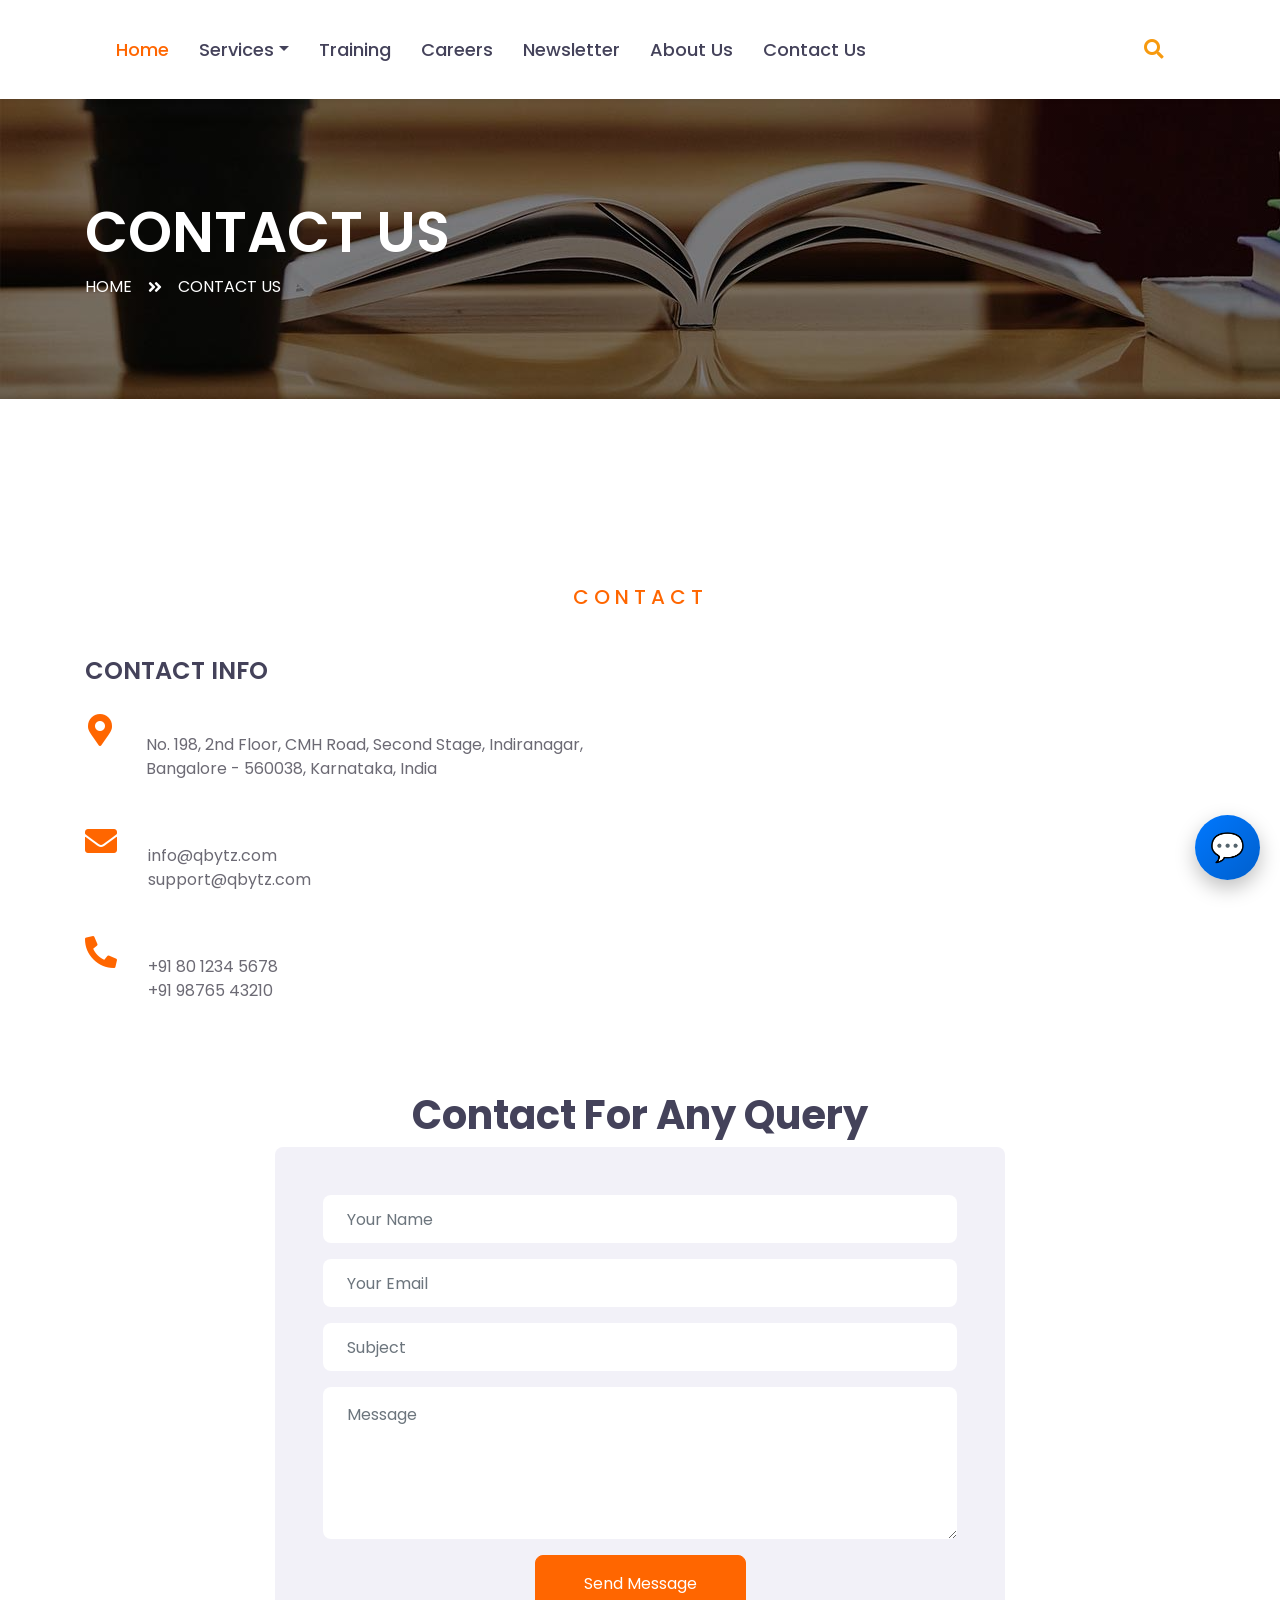
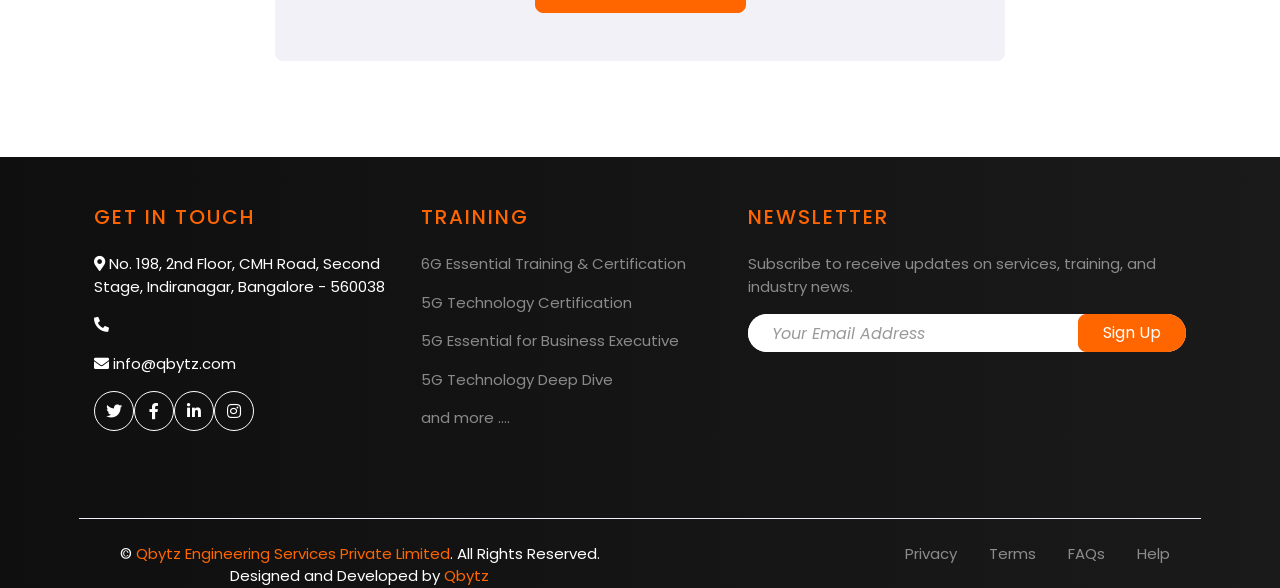
<file: src/Qbytz_Bot/contact.html>
<!DOCTYPE html>
<html lang="en">

<head>
    <meta charset="utf-8">
    <title>QBYTZ</title>
    <meta content="width=device-width, initial-scale=1.0" name="viewport">
    <meta content="Nekko Tech Website Templates" name="keywords">
    <meta content="Nekko Tech Website Templates" name="description">

    <!-- Favicon -->
    <link href="img/favicon.ico" rel="icon">

    <!-- Google Web Fonts -->
    <link rel="preconnect" href="https://fonts.gstatic.com">
    <link href="https://fonts.googleapis.com/css2?family=Poppins:wght@400;500;600;700&display=swap" rel="stylesheet"> 

    <!-- Font Awesome -->
    <link href="https://cdnjs.cloudflare.com/ajax/libs/font-awesome/5.10.0/css/all.min.css" rel="stylesheet">

    <!-- Libraries Stylesheet -->
    <link href="lib/owlcarousel/assets/owl.carousel.min.css" rel="stylesheet">

    <!-- Customized Bootstrap Stylesheet -->
    <link href="css/style.css" rel="stylesheet">

    <link rel="icon" type="image/x-icon" href="/img/favicon.jpg">
</head>
<style>
    .contact-info .media {
    display: flex;
    align-items: flex-start;
    gap: 15px;
}

.contact-info .media i {
    min-width: 30px;
    text-align: center;
    margin-top: 4px;
    color: #007bff;
}

.contact-info .media-body h6 {
    margin-bottom: 5px;
    font-weight: 600;
}

</style>


<body>

     <!-- Stylish Navbar Start -->
<div class="container-fluid bg-white shadow-sm sticky-top">
    <div class="container">
        <nav class="navbar navbar-expand-lg navbar-light py-3">
            <!-- Brand (mobile only) -->
            <a class="navbar-brand d-lg-none fw-bold fs-3 text-primary" href="#">
                <span class="text-dark">Q</span>BYTZ
            </a>

            <!-- Toggle button -->
            <button class="navbar-toggler" type="button" data-toggle="collapse" data-target="#navbarCollapse">
                <span class="navbar-toggler-icon"></span>
            </button>

            <!-- Navbar Items -->
            <div class="collapse navbar-collapse justify-content-between" id="navbarCollapse">
                <!-- Left Nav -->
                <ul class="navbar-nav align-items-center gap-lg-3">
                    <li class="nav-item">
                        <a class="nav-link active" href="index.html">Home</a>
                    </li>

                    <li class="nav-item dropdown">
                        <a class="nav-link dropdown-toggle" href="#" data-toggle="dropdown">Services</a>
                        <div class="dropdown-menu border-0 shadow-sm animate__animated animate__fadeIn">
                            <a class="dropdown-item" href="telecom.html">Telecom</a>
                            <a class="dropdown-item" href="embedded.html">Embedded Software</a>
                            <a class="dropdown-item" href="aiservices.html">AI Services</a>
                        </div>
                    </li>

                    <li class="nav-item">
                        <a class="nav-link" href="course.html">Training</a>
                    </li>

                    <li class="nav-item">
                        <a class="nav-link" href="teacher.html">Careers</a>
                    </li>

                    <li class="nav-item">
                        <a class="nav-link" href="#">Newsletter</a>
                    </li>

                    <li class="nav-item">
                        <a class="nav-link" href="about.html">About Us</a>
                    </li>

                    <li class="nav-item">
                        <a class="nav-link" href="contact.html">Contact Us</a>
                    </li>
                </ul>

                <!-- Right Search Bar -->
                <div class="search-container ml-auto d-flex align-items-center">
                    <form action="">
                        <input type="search" placeholder="Search Here...">
                        <i class="fa fa-search"></i>
                    </form>
                </div>
            </div>
        </nav>
    </div>
</div>
<!-- Stylish Navbar End -->
<style>
    /* Modern Navbar Styling */
.navbar-nav .nav-link {
    font-weight: 500;
    color: #333;
    transition: color 0.3s ease;
}

.navbar-nav .nav-link:hover,
.navbar-nav .nav-link.active {
    color: #007bff;
}

.dropdown-menu {
    min-width: 180px;
    border-radius: 8px;
}

/* Animate.css optional (for dropdown fade-in effect) */
@import url('https://cdnjs.cloudflare.com/ajax/libs/animate.css/4.1.1/animate.min.css');

</style>


    <!-- Header Start -->
    <div class="container-fluid page-header" style="margin-bottom: 90px;">
        <div class="container">
            <div class="d-flex flex-column justify-content-center" style="min-height: 300px">
                <h3 class="display-4 text-white text-uppercase">Contact Us</h3>
                <div class="d-inline-flex text-white">
                    <p class="m-0 text-uppercase"><a class="text-white" href="">Home</a></p>
                    <i class="fa fa-angle-double-right pt-1 px-3"></i>
                    <p class="m-0 text-uppercase">Contact Us</p>
                </div>
            </div>
        </div>
    </div>
    <!-- Header End -->


   <!-- Contact Start -->
<div class="container-fluid py-5">
    <div class="container py-5">
        <div class="text-center mb-5">
            <h5 class="text-primary text-uppercase mb-3" style="letter-spacing: 5px;">Contact</h5>
        </div>

        <!-- Row for Contact Info & Map -->
        <div class="row mb-5">
            <!-- Contact Info -->
            <div class="col-lg-6 mb-4 mb-lg-0">
                <div class="contact-info">
                    <h4 class="text-uppercase mb-4">Contact Info</h4>
                    <div class="media mb-4">
                        <i class="fa fa-map-marker-alt fa-2x text-primary mr-3 mt-1"></i>
                        <div class="media-body">
                            <h6 class="text-white mb-1">Address</h6>
                            <p>No. 198, 2nd Floor, CMH Road, Second Stage, Indiranagar, Bangalore - 560038, Karnataka, India</p>
                        </div>
                    </div>
                    <div class="media mb-4">
                        <i class="fa fa-envelope fa-2x text-primary mr-3 mt-1"></i>
                        <div class="media-body">
                            <h6 class="text-white mb-1">Email Us</h6>
                            <p>info@qbytz.com<br>support@qbytz.com</p>
                        </div>
                    </div>
                    <div class="media mb-4">
                        <i class="fa fa-phone-alt fa-2x text-primary mr-3 mt-1"></i>
                        <div class="media-body">
                            <h6 class="text-white mb-1">Call Us</h6>
                            <p>+91 80 1234 5678<br>+91 98765 43210</p>
                        </div>
                    </div>
                </div>
            </div>

            <!-- Google Map -->
            <div class="col-lg-6">
                <div class="map-container rounded h-100" style="min-height: 300px;">
                    <iframe src="https://www.google.com/maps/embed?pb=!1m18!1m12!1m3!1d3888.003168799708!2d77.6408573153433!3d12.9719629908557!2m3!1f0!2f0!3f0!3m2!1i1024!2i768!4f13.1!3m3!1m2!1s0x3bae16a997e5cd9d%3A0x1f5b3b5a5a5a5a5a!2s198%2C%202nd%20Floor%2C%20CMH%20Road%2C%20Indiranagar%2C%20Bengaluru%2C%20Karnataka%20560038!5e0!3m2!1sen!2sin!4v1620000000000!5m2!1sen!2sin"
                            width="100%" height="100%" style="border:0;" allowfullscreen="" loading="lazy"></iframe>
                </div>
            </div>
        </div>

        <!-- Contact Form Below -->
        <div class="row justify-content-center">
            <div class="col-lg-8">
                <h1 class="text-center">Contact For Any Query</h1>
                <div class="contact-form bg-secondary rounded p-5">
                    <div id="success"></div>
                    <form name="sentMessage" id="contactForm" novalidate="novalidate">
                        <div class="control-group">
                            <input type="text" class="form-control border-0 p-4" id="name" placeholder="Your Name"
                                required="required" data-validation-required-message="Please enter your name" />
                            <p class="help-block text-danger"></p>
                        </div>
                        <div class="control-group">
                            <input type="email" class="form-control border-0 p-4" id="email" placeholder="Your Email"
                                required="required" data-validation-required-message="Please enter your email" />
                            <p class="help-block text-danger"></p>
                        </div>
                        <div class="control-group">
                            <input type="text" class="form-control border-0 p-4" id="subject" placeholder="Subject"
                                required="required" data-validation-required-message="Please enter a subject" />
                            <p class="help-block text-danger"></p>
                        </div>
                        <div class="control-group">
                            <textarea class="form-control border-0 py-3 px-4" rows="5" id="message"
                                placeholder="Message" required="required"
                                data-validation-required-message="Please enter your message"></textarea>
                            <p class="help-block text-danger"></p>
                        </div>
                        <div class="text-center">
                            <button class="btn btn-primary py-3 px-5" type="submit" id="sendMessageButton">Send
                                Message</button>
                        </div>
                    </form>
                </div>
            </div>
        </div>

    </div>
</div>
<!-- Contact End -->


    <!-- Stylish Footer Start -->
<footer class="footer bg-dark text-white pt-5">
    <div class="container px-4">
        <div class="row gy-5">
            <!-- Contact Info -->
            <div class="col-lg-7">
                <div class="row">
                    <div class="col-md-6 mb-4">
                        <h5 class="text-primary text-uppercase mb-4" style="letter-spacing: 2px;">Get In Touch</h5>
                        <p><i class="fa fa-map-marker-alt me-2"></i>  No. 198, 2nd Floor, CMH Road, Second Stage, Indiranagar, Bangalore - 560038</p>
                        <p><i class="fa fa-phone-alt me-2"></i></p>
                        <p><i class="fa fa-envelope me-2"></i>  info@qbytz.com</p>
                        <div class="d-flex gap-2 mt-3">
                            <a class="btn btn-outline-light btn-square rounded-circle" href="#"><i class="fab fa-twitter"></i></a>
                            <a class="btn btn-outline-light btn-square rounded-circle" href="#"><i class="fab fa-facebook-f"></i></a>
                            <a class="btn btn-outline-light btn-square rounded-circle" href="#"><i class="fab fa-linkedin-in"></i></a>
                            <a class="btn btn-outline-light btn-square rounded-circle" href="#"><i class="fab fa-instagram"></i></a>
                        </div>
                    </div>

                    <div class="col-md-6 mb-4">
                        <h5 class="text-primary text-uppercase mb-4" style="letter-spacing: 2px;">Training</h5>
                        <p class="text-white-50">6G Essential Training & Certification</p>
                        <p class="text-white-50">5G Technology Certification</p>
                        <p class="text-white-50">5G Essential for Business Executive</p>
                        <p class="text-white-50">5G Technology Deep Dive</p>
                        <p class="text-white-50">and more ....</p>

                    </div>
                </div>
            </div>

            <!-- Newsletter -->
            <div class="col-lg-5">
                <h5 class="text-primary text-uppercase mb-4" style="letter-spacing: 2px;">Newsletter</h5>
                <p class="text-white-50">Subscribe to receive updates on services, training, and industry news.</p>
                <form action="subscribe.php" method="POST">
                    <div class="input-group rounded-pill overflow-hidden bg-white">
                        <input type="email" name="email" class="form-control border-0 px-4 py-3" placeholder="Your Email Address" required>
                        <button class="btn btn-primary px-4" type="submit">Sign Up</button>
                    </div>
                </form>
            </div>
        </div>

        <!-- Bottom Footer -->
        <div class="row mt-5 pt-4 border-top border-secondary">
            <div class="col-md-6 text-center text-md-start">
                <p class="mb-0">&copy; <a href="#" class="text-primary">Qbytz Engineering Services Private Limited</a>. All Rights Reserved. Designed and Developed by <a href="#" class="text-primary">Qbytz</a></p>
            </div>
            <div class="col-md-6 text-center text-md-end">
                <ul class="nav justify-content-center justify-content-md-end gap-3">
                    <li class="nav-item"><a class="nav-link text-white-50 py-0" href="privacy.html">Privacy</a></li>
                    <li class="nav-item"><a class="nav-link text-white-50 py-0" href="terms.html">Terms</a></li>
                    <li class="nav-item"><a class="nav-link text-white-50 py-0" href="FAQS.html">FAQs</a></li>
                    <li class="nav-item"><a class="nav-link text-white-50 py-0" href="help.html">Help</a></li>
                </ul>
            </div>
        </div>
    </div>
</footer>
<!-- Stylish Footer End -->
<style>
    /* Stylish Footer Enhancements */
.footer {
    background: linear-gradient(to right, #0f0f0f, #1a1a1a);
    font-size: 15px;
}

.footer .btn-square {
    width: 40px;
    height: 40px;
    display: inline-flex;
    align-items: center;
    justify-content: center;
    transition: background 0.3s, transform 0.3s;
}

.footer .btn-square:hover {
    background: #007bff;
    color: #fff;
    transform: translateY(-2px);
}

.footer .form-control:focus {
    box-shadow: none;
    border-color: #007bff;
}

.footer .nav-link:hover {
    color: #007bff !important;
    text-decoration: underline;
}

.footer input::placeholder {
    color: #999;
    font-style: italic;
}

</style>

<style>
/* === Chatbot Styles === */
.chat-toggle {
    position: fixed;
    bottom: 20px;
    right: 20px;
    background: linear-gradient(135deg, #0078ff, #005fcc);
    color: white;
    width: 65px;
    height: 65px;
    border-radius: 50%;
    box-shadow: 0 8px 20px rgba(0,0,0,0.25);
    display: flex;
    justify-content: center;
    align-items: center;
    font-size: 28px;
    cursor: pointer;
    transition: all 0.3s ease;
    z-index: 1000;
    animation: ringPulse 2s infinite;
}
.chat-toggle:hover { transform: scale(1.15) rotate(10deg); }
@keyframes ringPulse {
    0% { box-shadow: 0 0 0 0 rgba(0, 120, 255, 0.6); transform: rotate(0deg); }
    10% { transform: rotate(15deg); }
    20% { transform: rotate(-15deg); }
    30% { transform: rotate(10deg); }
    40% { transform: rotate(-10deg); }
    50% { transform: rotate(5deg); }
    60% { transform: rotate(-5deg); box-shadow: 0 0 0 20px rgba(0, 120, 255, 0); }
    100% { transform: rotate(0deg); box-shadow: 0 0 0 0 rgba(0, 120, 255, 0); }
}
.chat-container {
    position: fixed;
    bottom: 100px; /* ⬅ was 90px, increased to move it slightly higher from bottom */
    right: 20px;
    width: 370px;
    height: 520px;
    background: rgba(255, 255, 255, 0.95);
    backdrop-filter: blur(12px);
    border-radius: 16px;
    box-shadow: 0 12px 30px rgba(0,0,0,0.25);
    display: flex;
    flex-direction: column;
    overflow: hidden;
    transform: translateY(20px) scale(0.95);
    opacity: 0;
    visibility: hidden;
    transition: all 0.3s ease;
    z-index: 9999; /* ⬅ higher z-index so it’s above navbar */
}

.chat-container.open {
    transform: translateY(0) scale(1);
    opacity: 1;
    visibility: visible;
}

/* Chat header stays fixed within the chatbot */
.chat-header {
    position: sticky; /* ⬅ Ensures header is always visible */
    top: 0;
    background: linear-gradient(135deg, #0078ff, #005fcc);
    color: white;
    padding: 14px;
    font-size: 18px;
    font-weight: bold;
    text-align: center;
    box-shadow: 0 2px 6px rgba(0,0,0,0.2);
    z-index: 2;
}

.chat-box {
    flex: 1;
    padding: 12px;
    overflow-y: auto;
    background: rgba(249, 249, 249, 0.6);
    display: flex;
    flex-direction: column;
}
.chat-box::-webkit-scrollbar { width: 6px; }
.chat-box::-webkit-scrollbar-thumb { background: rgba(0,0,0,0.25); border-radius: 3px; }
.message {
    margin: 8px 0;
    padding: 10px 14px;
    border-radius: 20px;
    max-width: 75%;
    word-wrap: break-word;
    font-size: 14px;
    box-shadow: 0 2px 6px rgba(0,0,0,0.1);
    animation: fadeInUp 0.3s ease;
}
.message.user {
    background: linear-gradient(135deg, #0078ff, #005fcc);
    color: white;
    border-bottom-right-radius: 6px;
    align-self: flex-end;
}
.message.bot {
    background: white;
    color: #333;
    border-bottom-left-radius: 6px;
    align-self: flex-start;
}
.typing {
    display: flex;
    align-items: center;
    gap: 4px;
    font-size: 12px;
    color: #555;
    margin: 8px 0;
}
.dot {
    width: 6px;
    height: 6px;
    background: #555;
    border-radius: 50%;
    animation: blink 1.4s infinite ease-in-out;
}
.dot:nth-child(2) { animation-delay: 0.2s; }
.dot:nth-child(3) { animation-delay: 0.4s; }
@keyframes blink {
    0%, 80%, 100% { transform: scale(0.8); opacity: 0.4; }
    40% { transform: scale(1); opacity: 1; }
}
.input-area {
    display: flex;
    border-top: 1px solid #ddd;
    background: rgba(255,255,255,0.9);
    padding: 6px;
}
.input-area input {
    flex: 1;
    border: none;
    padding: 12px;
    font-size: 14px;
    outline: none;
    border-radius: 12px;
    background: #f1f3f6;
    margin-right: 6px;
}
.input-area button {
    border: none;
    background: linear-gradient(135deg, #0078ff, #005fcc);
    border-radius: 12px;
    padding: 8px 12px;
    display: flex;
    align-items: center;
    justify-content: center;
    transition: background 0.2s, transform 0.2s;
}
.input-area button:hover {
    background: linear-gradient(135deg, #006ae0, #004cb3);
    transform: scale(1.05);
}
@keyframes fadeInUp {
    from { opacity: 0; transform: translateY(10px); }
    to { opacity: 1; transform: translateY(0); }
}
@media (max-width: 480px) {
    .chat-container { width: 90%; height: 70%; right: 5%; }
}
</style>

<div class="chat-toggle" onclick="toggleChat()">💬</div>
<div class="chat-container" id="chat-container">
    <div class="chat-header">TensAI Chatbot</div>
    <div id="chat-box" class="chat-box"></div>
    <div class="input-area">
        <input type="text" id="user-input" placeholder="Type your message..."
               onkeypress="if(event.key==='Enter'){sendMessage()}"/>
        <button onclick="sendMessage()" aria-label="Send">
            <svg xmlns="http://www.w3.org/2000/svg" viewBox="0 0 24 24"
                 width="20" height="20" fill="white">
                <path d="M2.01 21L23 12 2.01 3 2 10l15 2-15 2z"/>
            </svg>
        </button>
    </div>
</div>

<script>
// Initialize chat session and load history
let sessionId = localStorage.getItem("chat_session_id") || null;
let chatHistory = JSON.parse(localStorage.getItem("chat_history")) || [];
let typingIndicator = null;

// Load chat history when page loads
window.addEventListener('DOMContentLoaded', () => {
    loadChatHistory();
});

function toggleChat() {
    const chatContainer = document.getElementById("chat-container");
    chatContainer.classList.toggle("open");
    
    // Scroll to bottom when opening
    if (chatContainer.classList.contains("open")) {
        setTimeout(() => {
            document.getElementById("chat-box").scrollTop = 
                document.getElementById("chat-box").scrollHeight;
        }, 100);
    }
}

function loadChatHistory() {
    const chatBox = document.getElementById("chat-box");
    chatBox.innerHTML = '';
    
    if (chatHistory.length === 0) {
        // Default welcome message
        addMessage("Hello! I am TensAI, Qbytz's Chatbot 🤖", "bot");
    } else {
        chatHistory.forEach(msg => {
            const msgElement = document.createElement("div");
            msgElement.classList.add("message", msg.sender);
            msgElement.innerText = msg.text;
            chatBox.appendChild(msgElement);
        });
    }
    
    if (chatBox.children.length > 0) {
        chatBox.scrollTop = chatBox.scrollHeight;
    }
}

function addMessage(text, sender) {
    const chatBox = document.getElementById("chat-box");
    const msg = document.createElement("div");
    msg.classList.add("message", sender);
    msg.innerText = text;
    chatBox.appendChild(msg);
    chatBox.scrollTop = chatBox.scrollHeight;
    
    // Save to history
    chatHistory.push({ text, sender });
    localStorage.setItem("chat_history", JSON.stringify(chatHistory));
}

function showTypingIndicator() {
    if (!typingIndicator) {
        const chatBox = document.getElementById("chat-box");
        typingIndicator = document.createElement("div");
        typingIndicator.classList.add("typing");
        typingIndicator.innerHTML = `<span class="dot"></span><span class="dot"></span><span class="dot"></span>`;
        chatBox.appendChild(typingIndicator);
        chatBox.scrollTop = chatBox.scrollHeight;
    }
}

function hideTypingIndicator() {
    if (typingIndicator) {
        typingIndicator.remove();
        typingIndicator = null;
    }
}

async function sendMessage() {
    const inputField = document.getElementById("user-input");
    const userText = inputField.value.trim();
    if (!userText) return;

    addMessage(userText, "user");
    inputField.value = "";

    showTypingIndicator();

    try {
        const response = await fetch("http://18.61.48.96:5000/chat", {
            method: "POST",
            headers: {"Content-Type": "application/json"},
            body: JSON.stringify({
                user_query: userText,
                session_id: sessionId
            })
        });

        const data = await response.json();
        hideTypingIndicator();

        if (data.reply) {
            addMessage(data.reply, "bot");
        } else if (data.error) {
            addMessage("Error: " + data.error, "bot");
        }

        if (data.session_id && !sessionId) {
            sessionId = data.session_id;
            localStorage.setItem("chat_session_id", sessionId);
        }

    } catch (err) {
        hideTypingIndicator();
        addMessage("Error: Could not connect to server.", "bot");
    }
}
</script>

    <!-- Back to Top -->
    <a href="#" class="btn btn-lg btn-primary btn-lg-square back-to-top"><i class="fa fa-angle-double-up"></i></a>


    <!-- JavaScript Libraries -->
    <script src="https://code.jquery.com/jquery-3.4.1.min.js"></script>
    <script src="https://stackpath.bootstrapcdn.com/bootstrap/4.4.1/js/bootstrap.bundle.min.js"></script>
    <script src="lib/easing/easing.min.js"></script>
    <script src="lib/owlcarousel/owl.carousel.min.js"></script>

    <!-- Contact Javascript File -->
    <script src="mail/jqBootstrapValidation.min.js"></script>
    <script src="mail/contact.js"></script>

    <!-- Template Javascript -->
    <script src="js/main.js"></script>
</body>


</html>
</file>
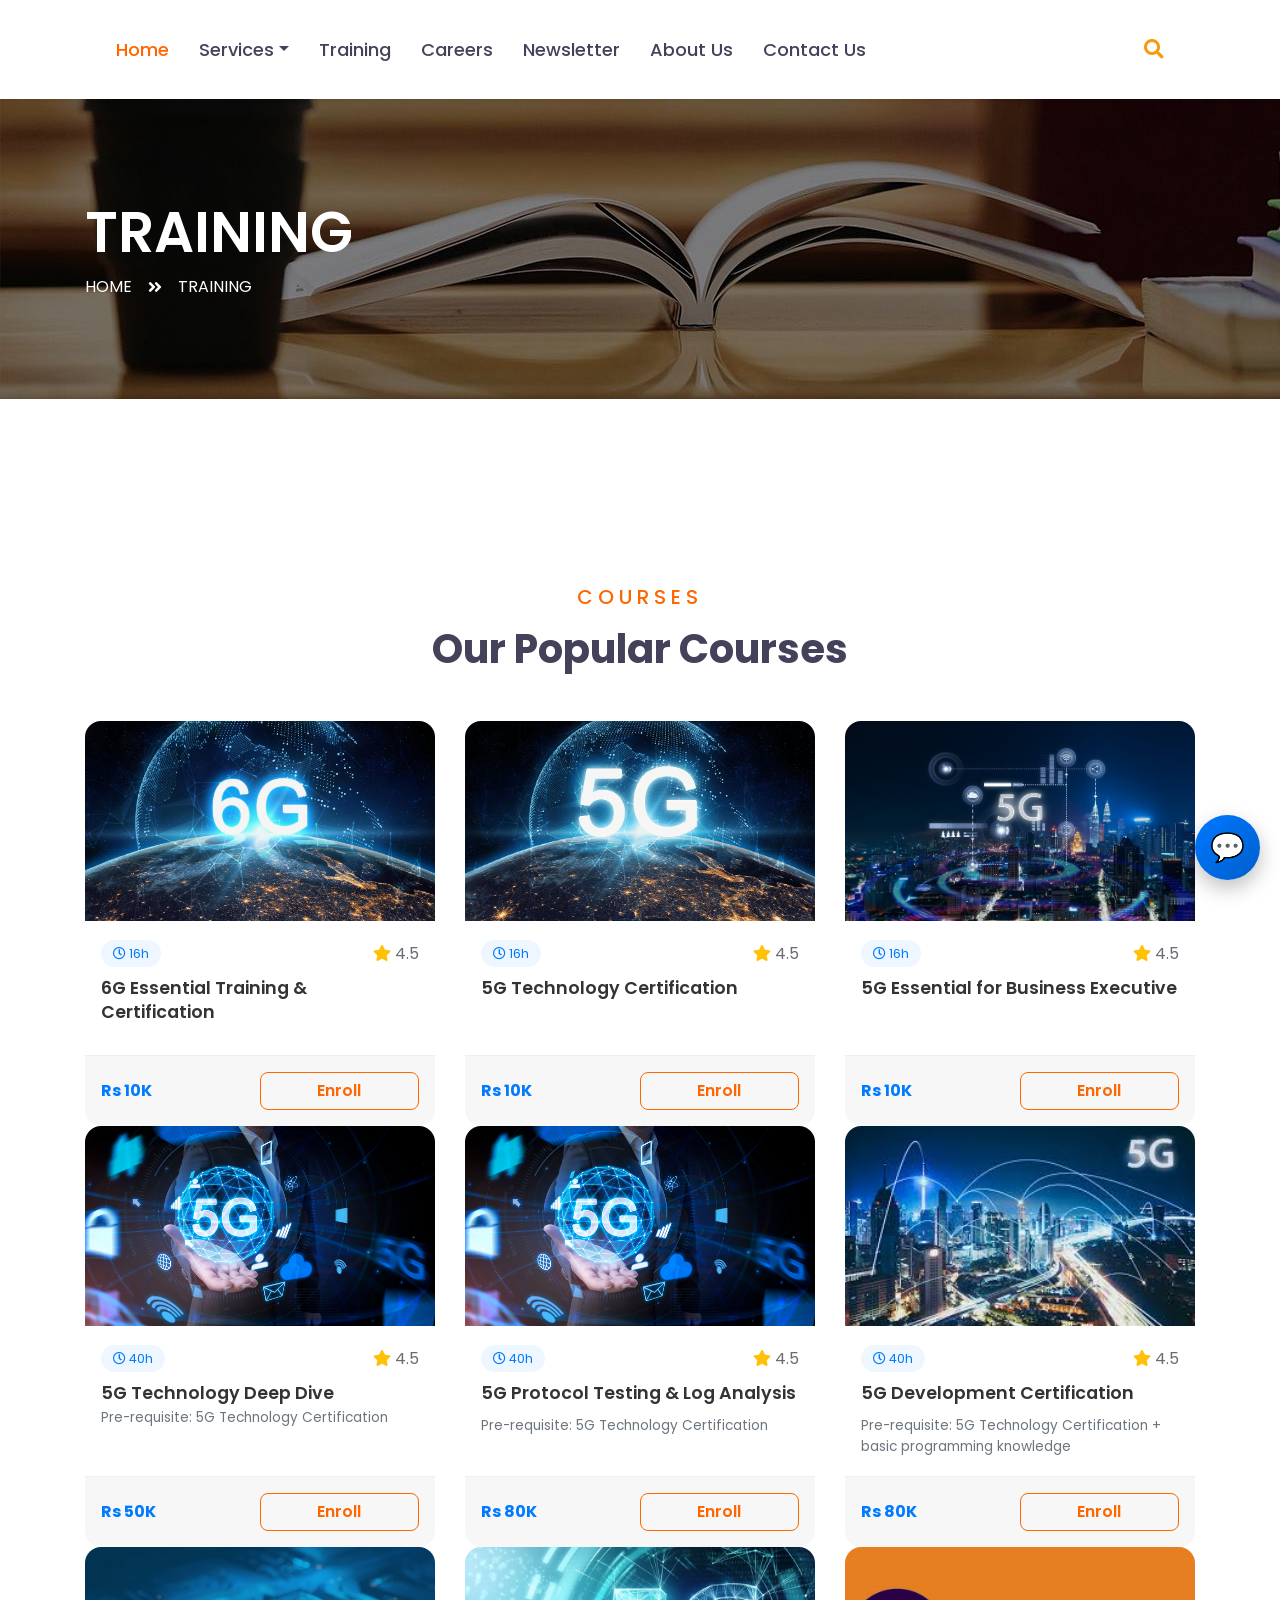
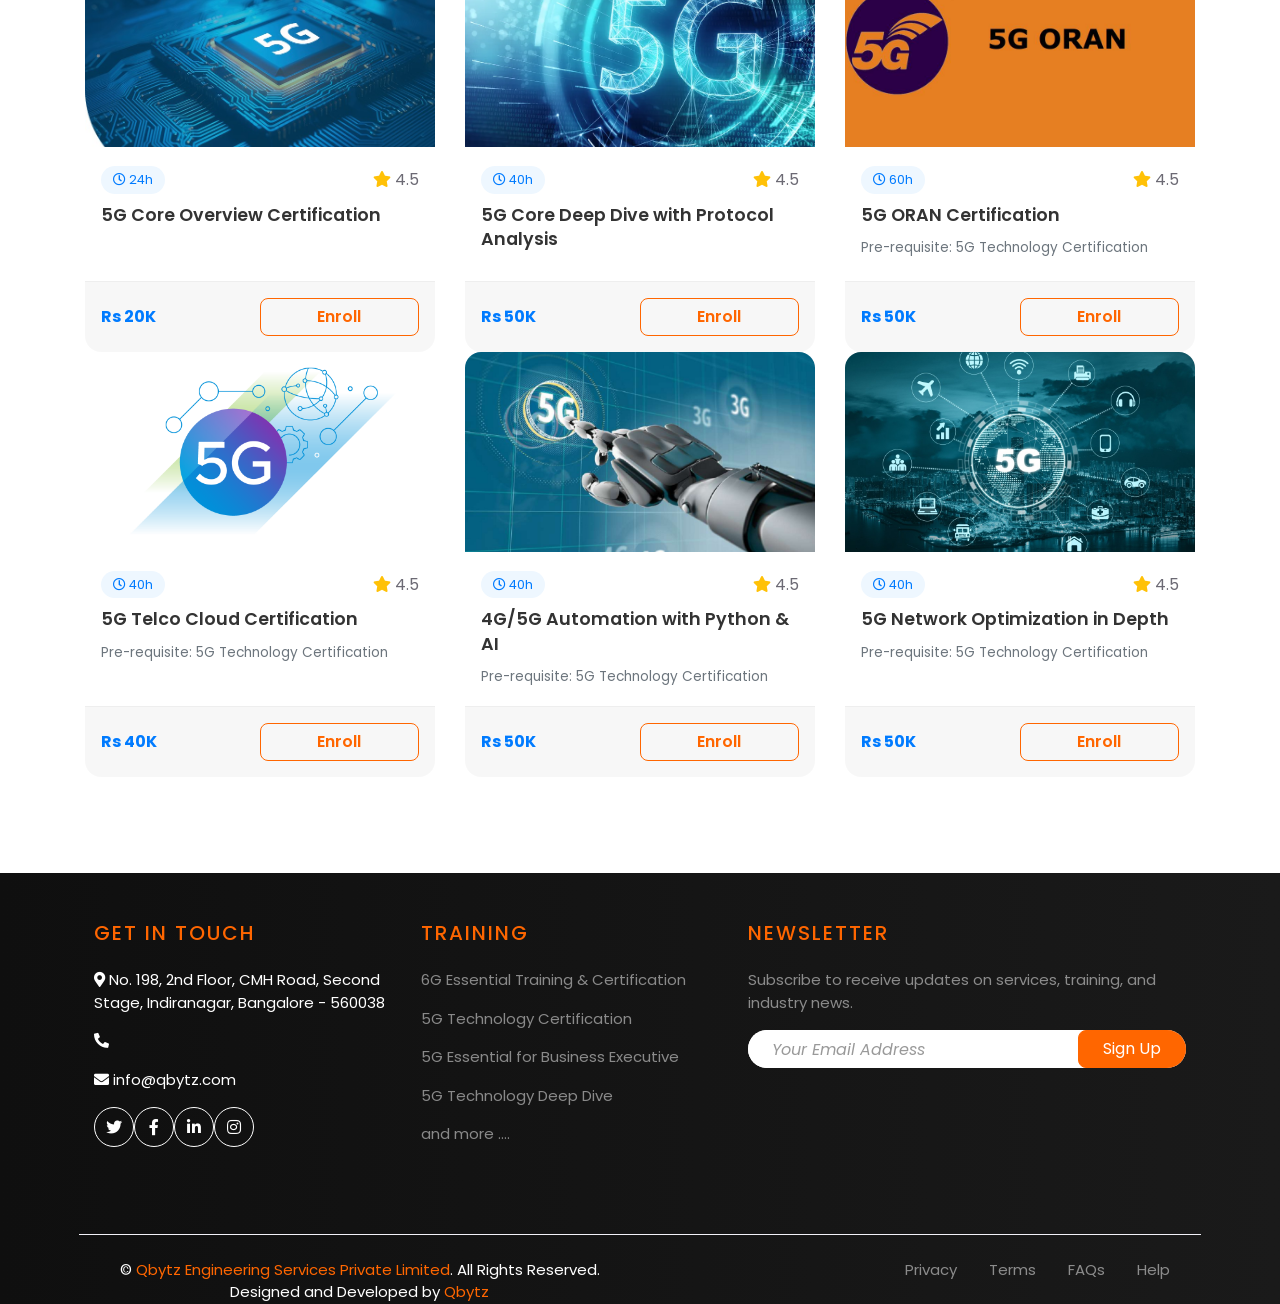
<file: src/Qbytz_Bot/course.html>
<!DOCTYPE html>
<html lang="en">

<head>
    <meta charset="utf-8">
    <title>Qbytz</title>
    <meta content="width=device-width, initial-scale=1.0" name="viewport">
    <meta content="Nekko Tech Website Templates" name="keywords">
    <meta content="Nekko Tech Website Templates" name="description">

    <!-- Favicon -->
    <link href="img/favicon.ico" rel="icon">

    <!-- Google Web Fonts -->
    <link rel="preconnect" href="https://fonts.gstatic.com">
    <link href="https://fonts.googleapis.com/css2?family=Poppins:wght@400;500;600;700&display=swap" rel="stylesheet"> 

    <!-- Font Awesome -->
    <link href="https://cdnjs.cloudflare.com/ajax/libs/font-awesome/5.10.0/css/all.min.css" rel="stylesheet">

    <!-- Libraries Stylesheet -->
    <link href="lib/owlcarousel/assets/owl.carousel.min.css" rel="stylesheet">

    <!-- Customized Bootstrap Stylesheet -->
    <link href="css/style.css" rel="stylesheet">

    <link rel="icon" type="image/x-icon" href="/img/favicon.jpg">

</head>

<body>
    <!-- Topbar Start
    <div class="container-fluid d-none d-lg-block">
        <div class="row align-items-center py-4 px-xl-5">
            <div class="col-lg-3">
                <a href="" class="text-decoration-none">
                    <h1 class="m-0"><span class="text-primary">Q</span>BYTZ</h1>
                </a>
            </div>
            <div class="col-lg-3 text-right">
                <div class="d-inline-flex align-items-center">
                    <i class="fa fa-2x fa-map-marker-alt text-primary mr-3"></i>
                    <div class="text-left">
                        <h6 class="font-weight-semi-bold mb-1">Our Office</h6>
                        <small>No. 198, 2nd Floor, CMH Road, Second Stage, Indiranagar (Bangalore), Bangalore North, Bangalore- 560038, Karnataka</small>
                    </div>
                </div>
            </div>
            <div class="col-lg-3 text-right">
                <div class="d-inline-flex align-items-center">
                    <i class="fa fa-2x fa-envelope text-primary mr-3"></i>
                    <div class="text-left">
                        <h6 class="font-weight-semi-bold mb-1">Email Us</h6>
                        <small>info@qbytz.com</small>
                    </div>
                </div>
            </div>
            <div class="col-lg-3 text-right">
                <div class="d-inline-flex align-items-center">
                    <i class="fa fa-2x fa-phone text-primary mr-3"></i>
                    <div class="text-left">
                        <h6 class="font-weight-semi-bold mb-1">Call Us</h6>
                        <small>+012 345 6789</small>
                    </div>
                </div>
            </div>
        </div>
    </div>
    Topbar End -->


        <!-- Stylish Navbar Start -->
<div class="container-fluid bg-white shadow-sm sticky-top">
    <div class="container">
        <nav class="navbar navbar-expand-lg navbar-light py-3">
            <!-- Brand (mobile only) -->
            <a class="navbar-brand d-lg-none fw-bold fs-3 text-primary" href="#">
                <span class="text-dark">Q</span>BYTZ
            </a>

            <!-- Toggle button -->
            <button class="navbar-toggler" type="button" data-toggle="collapse" data-target="#navbarCollapse">
                <span class="navbar-toggler-icon"></span>
            </button>

            <!-- Navbar Items -->
            <div class="collapse navbar-collapse justify-content-between" id="navbarCollapse">
                <!-- Left Nav -->
                <ul class="navbar-nav align-items-center gap-lg-3">
                    <li class="nav-item">
                        <a class="nav-link active" href="index.html">Home</a>
                    </li>

                    <li class="nav-item dropdown">
                        <a class="nav-link dropdown-toggle" href="#" data-toggle="dropdown">Services</a>
                        <div class="dropdown-menu border-0 shadow-sm animate__animated animate__fadeIn">
                            <a class="dropdown-item" href="telecom.html">Telecom</a>
                            <a class="dropdown-item" href="embedded.html">Embedded Software</a>
                            <a class="dropdown-item" href="aiservices.html">AI Services</a>
                        </div>
                    </li>

                    <li class="nav-item">
                        <a class="nav-link" href="course.html">Training</a>
                    </li>

                    <li class="nav-item">
                        <a class="nav-link" href="teacher.html">Careers</a>
                    </li>

                    <li class="nav-item">
                        <a class="nav-link" href="#">Newsletter</a>
                    </li>

                    <li class="nav-item">
                        <a class="nav-link" href="about.html">About Us</a>
                    </li>

                    <li class="nav-item">
                        <a class="nav-link" href="contact.html">Contact Us</a>
                    </li>
                </ul>

                <!-- Right Search Bar -->
                <div class="search-container ml-auto d-flex align-items-center">
                    <form action="">
                        <input type="search" placeholder="Search Here...">
                        <i class="fa fa-search"></i>
                    </form>
                </div>
            </div>
        </nav>
    </div>
</div>
<!-- Stylish Navbar End -->
<style>
    /* Modern Navbar Styling */
.navbar-nav .nav-link {
    font-weight: 500;
    color: #333;
    transition: color 0.3s ease;
}

.navbar-nav .nav-link:hover,
.navbar-nav .nav-link.active {
    color: #007bff;
}

.dropdown-menu {
    min-width: 180px;
    border-radius: 8px;
}

/* Animate.css optional (for dropdown fade-in effect) */
@import url('https://cdnjs.cloudflare.com/ajax/libs/animate.css/4.1.1/animate.min.css');

</style>

    <!-- Header Start -->
    <div class="container-fluid page-header" style="margin-bottom: 90px;">
        <div class="container">
            <div class="d-flex flex-column justify-content-center" style="min-height: 300px">
                <h3 class="display-4 text-white text-uppercase">Training</h3>
                <div class="d-inline-flex text-white">
                    <p class="m-0 text-uppercase"><a class="text-white" href="">Home</a></p>
                    <i class="fa fa-angle-double-right pt-1 px-3"></i>
                    <p class="m-0 text-uppercase">Training</p>
                </div>
            </div>
        </div>
    </div>
    <!-- Header End -->


    <!-- Category Start -->
    <!--<div class="container-fluid py-5">
        <div class="container pt-5 pb-3">
            <div class="text-center mb-5">
                <h5 class="text-primary text-uppercase mb-3" style="letter-spacing: 5px;">Subjects</h5>
                <h1>Explore Top Subjects</h1>
            </div>
            <div class="row">
                <div class="col-lg-3 col-md-6 mb-4">
                    <div class="cat-item position-relative overflow-hidden rounded mb-2">
                        <img class="img-fluid" src="img/cat-1.jpg" alt="">
                        <a class="cat-overlay text-white text-decoration-none" href="">
                            <h4 class="text-white font-weight-medium">Web Design</h4>
                            <span>100 Courses</span>
                        </a>
                    </div>
                </div>
                <div class="col-lg-3 col-md-6 mb-4">
                    <div class="cat-item position-relative overflow-hidden rounded mb-2">
                        <img class="img-fluid" src="img/cat-2.jpg" alt="">
                        <a class="cat-overlay text-white text-decoration-none" href="">
                            <h4 class="text-white font-weight-medium">Development</h4>
                            <span>100 Courses</span>
                        </a>
                    </div>
                </div>
                <div class="col-lg-3 col-md-6 mb-4">
                    <div class="cat-item position-relative overflow-hidden rounded mb-2">
                        <img class="img-fluid" src="img/cat-3.jpg" alt="">
                        <a class="cat-overlay text-white text-decoration-none" href="">
                            <h4 class="text-white font-weight-medium">Game Design</h4>
                            <span>100 Courses</span>
                        </a>
                    </div>
                </div>
                <div class="col-lg-3 col-md-6 mb-4">
                    <div class="cat-item position-relative overflow-hidden rounded mb-2">
                        <img class="img-fluid" src="img/cat-4.jpg" alt="">
                        <a class="cat-overlay text-white text-decoration-none" href="">
                            <h4 class="text-white font-weight-medium">Apps Design</h4>
                            <span>100 Courses</span>
                        </a>
                    </div>
                </div>
                <div class="col-lg-3 col-md-6 mb-4">
                    <div class="cat-item position-relative overflow-hidden rounded mb-2">
                        <img class="img-fluid" src="img/cat-5.jpg" alt="">
                        <a class="cat-overlay text-white text-decoration-none" href="">
                            <h4 class="text-white font-weight-medium">Marketing</h4>
                            <span>100 Courses</span>
                        </a>
                    </div>
                </div>
                <div class="col-lg-3 col-md-6 mb-4">
                    <div class="cat-item position-relative overflow-hidden rounded mb-2">
                        <img class="img-fluid" src="img/cat-6.jpg" alt="">
                        <a class="cat-overlay text-white text-decoration-none" href="">
                            <h4 class="text-white font-weight-medium">Research</h4>
                            <span>100 Courses</span>
                        </a>
                    </div>
                </div>
                <div class="col-lg-3 col-md-6 mb-4">
                    <div class="cat-item position-relative overflow-hidden rounded mb-2">
                        <img class="img-fluid" src="img/cat-7.jpg" alt="">
                        <a class="cat-overlay text-white text-decoration-none" href="">
                            <h4 class="text-white font-weight-medium">Content Writing</h4>
                            <span>100 Courses</span>
                        </a>
                    </div>
                </div>
                <div class="col-lg-3 col-md-6 mb-4">
                    <div class="cat-item position-relative overflow-hidden rounded mb-2">
                        <img class="img-fluid" src="img/cat-8.jpg" alt="">
                        <a class="cat-overlay text-white text-decoration-none" href="">
                            <h4 class="text-white font-weight-medium">SEO</h4>
                            <span>100 Courses</span>
                        </a>
                    </div>
                </div>
            </div>
        </div>
    </div>
     Category Start --> 


   <!-- Courses Start -->
   <div class="container-fluid py-5 bg-light spaced-section">
    <style>
        .spaced-section {
            margin-top: 80px;
        }


        .course-card {
            border: none;
            border-radius: 1rem;
            overflow: hidden;
            transition: transform 0.3s ease, box-shadow 0.3s ease;
            background-color: #fff;
        }

        .course-card:hover {
            transform: translateY(-10px);
            box-shadow: 0 12px 24px rgba(0, 0, 0, 0.1);
            border: 2px solid transparent;
            background-clip: padding-box;
            border-image: linear-gradient(to right, #ffffff, #ffffff) 1;
        }

        .course-card .card-img-top {
            object-fit: cover;
            height: 200px;
        }

        .course-card .card-body {
            padding: 1.2rem 1rem;
        }

        .course-card .card-title a {
            font-size: 1.1rem;
            font-weight: 600;
            color: #333;
        }

        .course-card .card-title a:hover {
            color: #4facfe;
        }

        .course-card .card-footer {
            padding: 1rem;
            border-top: 1px solid #eee;
        }

        .course-meta {
            font-size: 0.85rem;
            color: #6c757d;
        }

        .course-meta i {
            margin-right: 5px;
            color: #00c6ff;
        }

        .course-price {
            font-weight: bold;
            color: #007bff;
        }

        .course-btn {
            font-weight: 600;
            border-radius: 0.5rem;
        }

        .tag-duration {
            background: #eef7ff;
            color: #007bff;
            padding: 0.25rem 0.75rem;
            border-radius: 2rem;
            font-size: 0.8rem;
        }

        .star-rating i {
            color: #ffc107;
        }
    </style>

    <div class="container py-5">
        <div class="text-center mb-5">
            <h5 class="text-primary text-uppercase mb-3" style="letter-spacing: 5px;">Courses</h5>
            <h1 class="display-5 fw-bold">Our Popular Courses</h1>
        </div>

        <div class="row g-4">
            <!-- Course Card Start -->
            <div class="col-lg-4 col-md-6">
                <div class="card course-card h-100">
                    <img src="img/course-1.jpg" class="card-img-top" alt="6G Course">
                    <div class="card-body">
                        <div class="d-flex justify-content-between align-items-center mb-2">
                            <span class="tag-duration"><i class="far fa-clock me-1"></i> 16h</span>
                            <div class="star-rating">
                                <i class="fa fa-star"></i> 4.5
                            </div>
                        </div>
                        <h5 class="card-title">
                            <a href="#">6G Essential Training & Certification</a>
                        </h5>
                    </div>
                    <div class="card-footer d-flex justify-content-between align-items-center">
                        <span class="course-price">Rs 10K</span>
                        <a href="https://mail.google.com/mail/?view=cm&fs=1&to=info@qbytz.com&su=Course Enrollment Request&body=I would like to enroll in the following course: 6G Essential Training & Certification." 
   target="_blank" 
   class="btn btn-outline-primary w-50 course-btn">Enroll</a>
                    </div>
                </div>
            </div>
            <!-- Repeat similar blocks for other courses -->

            <!-- Example of another course -->
            
            <div class="col-lg-4 col-md-6">
                <div class="card course-card h-100">
                    <img src="img/course-2.png" class="card-img-top" alt="5G Technology Certification">
                    <div class="card-body">
                        <div class="d-flex justify-content-between align-items-center mb-2">
                            <span class="tag-duration"><i class="far fa-clock me-1"></i> 16h</span>
                            <div class="star-rating">
                                <i class="fa fa-star"></i> 4.5
                            </div>
                        </div>
                        <h5 class="card-title">
                            <a href="#">5G Technology Certification</a>
                        </h5>
                    </div>
                    <div class="card-footer d-flex justify-content-between align-items-center">
                        <span class="course-price">Rs 10K</span>
                        <a href="https://mail.google.com/mail/?view=cm&fs=1&to=info@qbytz.com&su=Course Enrollment Request&body=I would like to enroll in the following course: 6G Essential Training & Certification." 
   target="_blank" 
   class="btn btn-outline-primary w-50 course-btn">Enroll</a>
                    </div>
                </div>
            </div>
            <div class="col-lg-4 col-md-6">
                <div class="card course-card h-100">
                    <img src="img/course-3.jpg" class="card-img-top" alt="5G Technology Certification">
                    <div class="card-body">
                        <div class="d-flex justify-content-between align-items-center mb-2">
                            <span class="tag-duration"><i class="far fa-clock me-1"></i> 16h</span>
                            <div class="star-rating">
                                <i class="fa fa-star"></i> 4.5
                            </div>
                        </div>
                        <h5 class="card-title">
                            <a href="#">5G Essential for Business Executive</a>
                        </h5>
                    </div>
                    <div class="card-footer d-flex justify-content-between align-items-center">
                        <span class="course-price">Rs 10K</span>
                        <a href="https://mail.google.com/mail/?view=cm&fs=1&to=info@qbytz.com&su=Course Enrollment Request&body=I would like to enroll in the following course: 6G Essential Training & Certification." 
   target="_blank" 
   class="btn btn-outline-primary w-50 course-btn">Enroll</a>
                    </div>
                </div>
            </div>
            <div class="col-lg-4 col-md-6">
                <div class="card course-card h-100">
                    <img src="img/course-4.png" class="card-img-top" alt="5G Technology Certification">
                    <div class="card-body">
                        <div class="d-flex justify-content-between align-items-center mb-2">
                            <span class="tag-duration"><i class="far fa-clock me-1"></i> 40h</span>
                            <div class="star-rating">
                                <i class="fa fa-star"></i> 4.5
                            </div>
                        </div>
                        <h5 class="card-title mb-1">
                            <a href="#">5G Technology Deep Dive</a>
                        </h5>
                        <p class="text-muted mb-0" style="font-size: 0.85rem;">Pre-requisite: 5G Technology Certification</p>
                    </div>
                    <div class="card-footer d-flex justify-content-between align-items-center">
                        <span class="course-price">Rs 50K</span>
                        <a href="https://mail.google.com/mail/?view=cm&fs=1&to=info@qbytz.com&su=Course Enrollment Request&body=I would like to enroll in the following course: 6G Essential Training & Certification." 
   target="_blank" 
   class="btn btn-outline-primary w-50 course-btn">Enroll</a>
                    </div>
                </div>
            </div>
            
            <div class="col-lg-4 col-md-6">
                <div class="card course-card h-100">
                    <img src="img/course-4.png" class="card-img-top" alt="5G Technology Certification">
                    <div class="card-body">
                        <div class="d-flex justify-content-between align-items-center mb-2">
                            <span class="tag-duration"><i class="far fa-clock me-1"></i> 40h</span>
                            <div class="star-rating">
                                <i class="fa fa-star"></i> 4.5
                            </div>
                        </div>
                        <h5 class="card-title">
                            <a href="#">5G Protocol Testing & Log Analysis</a>
                        </h5>
                        <p class="text-muted mb-0" style="font-size: 0.85rem;">Pre-requisite: 5G Technology Certification</p>
                    </div>
                    <div class="card-footer d-flex justify-content-between align-items-center">
                        <span class="course-price">Rs 80K</span>
                        <a href="https://mail.google.com/mail/?view=cm&fs=1&to=info@qbytz.com&su=Course Enrollment Request&body=I would like to enroll in the following course: 6G Essential Training & Certification." 
   target="_blank" 
   class="btn btn-outline-primary w-50 course-btn">Enroll</a>
                    </div>
                </div>
            </div>
            <div class="col-lg-4 col-md-6">
                <div class="card course-card h-100">
                    <img src="img/course-5.jpg" class="card-img-top" alt="5G Technology Certification">
                    <div class="card-body">
                        <div class="d-flex justify-content-between align-items-center mb-2">
                            <span class="tag-duration"><i class="far fa-clock me-1"></i> 40h</span>
                            <div class="star-rating">
                                <i class="fa fa-star"></i> 4.5
                            </div>
                        </div>
                        <h5 class="card-title">
                            <a href="#">5G Development Certification</a>
                        </h5>
                        <p class="text-muted mb-0" style="font-size: 0.85rem;">Pre-requisite: 5G Technology Certification + basic programming knowledge</p>
                    </div>
                    <div class="card-footer d-flex justify-content-between align-items-center">
                        <span class="course-price">Rs 80K</span>
                        <a href="https://mail.google.com/mail/?view=cm&fs=1&to=info@qbytz.com&su=Course Enrollment Request&body=I would like to enroll in the following course: 6G Essential Training & Certification." 
   target="_blank" 
   class="btn btn-outline-primary w-50 course-btn">Enroll</a>
                    </div>
                </div>
            </div>
            <div class="col-lg-4 col-md-6">
                <div class="card course-card h-100">
                    <img src="img/course-6.jpg" class="card-img-top" alt="5G Technology Certification">
                    <div class="card-body">
                        <div class="d-flex justify-content-between align-items-center mb-2">
                            <span class="tag-duration"><i class="far fa-clock me-1"></i> 24h</span>
                            <div class="star-rating">
                                <i class="fa fa-star"></i> 4.5
                            </div>
                        </div>
                        <h5 class="card-title">
                            <a href="#">5G Core Overview Certification</a>
                        </h5>
                    </div>
                    <div class="card-footer d-flex justify-content-between align-items-center">
                        <span class="course-price">Rs 20K</span>
                        <a href="https://mail.google.com/mail/?view=cm&fs=1&to=info@qbytz.com&su=Course Enrollment Request&body=I would like to enroll in the following course: 6G Essential Training & Certification." 
   target="_blank" 
   class="btn btn-outline-primary w-50 course-btn">Enroll</a>
                    </div>
                </div>
            </div>
            <div class="col-lg-4 col-md-6">
                <div class="card course-card h-100">
                    <img src="img/course-7.webp" class="card-img-top" alt="5G Technology Certification">
                    <div class="card-body">
                        <div class="d-flex justify-content-between align-items-center mb-2">
                            <span class="tag-duration"><i class="far fa-clock me-1"></i> 40h</span>
                            <div class="star-rating">
                                <i class="fa fa-star"></i> 4.5
                            </div>
                        </div>
                        <h5 class="card-title">
                            <a href="#">5G Core Deep Dive with Protocol Analysis</a>
                        </h5>
                    </div>
                    <div class="card-footer d-flex justify-content-between align-items-center">
                        <span class="course-price">Rs 50K</span>
                        <a href="https://mail.google.com/mail/?view=cm&fs=1&to=info@qbytz.com&su=Course Enrollment Request&body=I would like to enroll in the following course: 6G Essential Training & Certification." 
   target="_blank" 
   class="btn btn-outline-primary w-50 course-btn">Enroll</a>
                    </div>
                </div>
            </div>
            <div class="col-lg-4 col-md-6">
                <div class="card course-card h-100">
                    <img src="img/course-8.jpeg" class="card-img-top" alt="5G Technology Certification">
                    <div class="card-body">
                        <div class="d-flex justify-content-between align-items-center mb-2">
                            <span class="tag-duration"><i class="far fa-clock me-1"></i> 60h</span>
                            <div class="star-rating">
                                <i class="fa fa-star"></i> 4.5
                            </div>
                        </div>
                        <h5 class="card-title">
                            <a href="#">5G ORAN Certification</a>
                        </h5>
                        <p class="text-muted mb-0" style="font-size: 0.85rem;">Pre-requisite: 5G Technology Certification</p>
                    </div>
                    <div class="card-footer d-flex justify-content-between align-items-center">
                        <span class="course-price">Rs 50K</span>
                        <a href="https://mail.google.com/mail/?view=cm&fs=1&to=info@qbytz.com&su=Course Enrollment Request&body=I would like to enroll in the following course: 6G Essential Training & Certification." 
   target="_blank" 
   class="btn btn-outline-primary w-50 course-btn">Enroll</a>
                    </div>
                </div>
            </div>
            <div class="col-lg-4 col-md-6">
                <div class="card course-card h-100">
                    <img src="img/course-9.webp" class="card-img-top" alt="5G Technology Certification">
                    <div class="card-body">
                        <div class="d-flex justify-content-between align-items-center mb-2">
                            <span class="tag-duration"><i class="far fa-clock me-1"></i> 40h</span>
                            <div class="star-rating">
                                <i class="fa fa-star"></i> 4.5
                            </div>
                        </div>
                        <h5 class="card-title">
                            <a href="#">5G Telco Cloud Certification</a>
                        </h5>
                        <p class="text-muted mb-0" style="font-size: 0.85rem;">Pre-requisite: 5G Technology Certification</p>
                    </div>
                    <div class="card-footer d-flex justify-content-between align-items-center">
                        <span class="course-price">Rs 40K</span>
                        <a href="https://mail.google.com/mail/?view=cm&fs=1&to=info@qbytz.com&su=Course Enrollment Request&body=I would like to enroll in the following course: 6G Essential Training & Certification." 
   target="_blank" 
   class="btn btn-outline-primary w-50 course-btn">Enroll</a>
                    </div>
                </div>
            </div>
            <div class="col-lg-4 col-md-6">
                <div class="card course-card h-100">
                    <img src="img/course-10.png" class="card-img-top" alt="5G Technology Certification">
                    <div class="card-body">
                        <div class="d-flex justify-content-between align-items-center mb-2">
                            <span class="tag-duration"><i class="far fa-clock me-1"></i> 40h</span>
                            <div class="star-rating">
                                <i class="fa fa-star"></i> 4.5
                            </div>
                        </div>
                        <h5 class="card-title">
                            <a href="#">4G/5G Automation with Python & AI</a>
                        </h5>
                        <p class="text-muted mb-0" style="font-size: 0.85rem;">Pre-requisite: 5G Technology Certification</p>
                    </div>
                    <div class="card-footer d-flex justify-content-between align-items-center">
                        <span class="course-price">Rs 50K</span>
                        <a href="https://mail.google.com/mail/?view=cm&fs=1&to=info@qbytz.com&su=Course Enrollment Request&body=I would like to enroll in the following course: 6G Essential Training & Certification." 
   target="_blank" 
   class="btn btn-outline-primary w-50 course-btn">Enroll</a>
                    </div>
                </div>
            </div>
            <div class="col-lg-4 col-md-6">
                <div class="card course-card h-100">
                    <img src="img/course-11.jpg" class="card-img-top" alt="5G Technology Certification">
                    <div class="card-body">
                        <div class="d-flex justify-content-between align-items-center mb-2">
                            <span class="tag-duration"><i class="far fa-clock me-1"></i> 40h</span>
                            <div class="star-rating">
                                <i class="fa fa-star"></i> 4.5
                            </div>
                        </div>
                        <h5 class="card-title">
                            <a href="#">5G Network Optimization in Depth</a>
                        </h5>
                        <p class="text-muted mb-0" style="font-size: 0.85rem;">Pre-requisite: 5G Technology Certification</p>
                    </div>
                    <div class="card-footer d-flex justify-content-between align-items-center">
                        <span class="course-price">Rs 50K</span>
                        <a href="https://mail.google.com/mail/?view=cm&fs=1&to=info@qbytz.com&su=Course Enrollment Request&body=I would like to enroll in the following course: 6G Essential Training & Certification." 
   target="_blank" 
   class="btn btn-outline-primary w-50 course-btn">Enroll</a>

                    </div>
                </div>
            </div>
        </div>
    </div>
</div>
<!-- Courses End -->

<!-- Stylish Footer Start -->
<footer class="footer bg-dark text-white pt-5">
    <div class="container px-4">
        <div class="row gy-5">
            <!-- Contact Info -->
            <div class="col-lg-7">
                <div class="row">
                    <div class="col-md-6 mb-4">
                        <h5 class="text-primary text-uppercase mb-4" style="letter-spacing: 2px;">Get In Touch</h5>
                        <p><i class="fa fa-map-marker-alt me-2"></i>  No. 198, 2nd Floor, CMH Road, Second Stage, Indiranagar, Bangalore - 560038</p>
                        <p><i class="fa fa-phone-alt me-2"></i></p>
                        <p><i class="fa fa-envelope me-2"></i>  info@qbytz.com</p>
                        <div class="d-flex gap-2 mt-3">
                            <a class="btn btn-outline-light btn-square rounded-circle" href="#"><i class="fab fa-twitter"></i></a>
                            <a class="btn btn-outline-light btn-square rounded-circle" href="#"><i class="fab fa-facebook-f"></i></a>
                            <a class="btn btn-outline-light btn-square rounded-circle" href="#"><i class="fab fa-linkedin-in"></i></a>
                            <a class="btn btn-outline-light btn-square rounded-circle" href="#"><i class="fab fa-instagram"></i></a>
                        </div>
                    </div>

                    <div class="col-md-6 mb-4">
                        <h5 class="text-primary text-uppercase mb-4" style="letter-spacing: 2px;">Training</h5>
                        <p class="text-white-50">6G Essential Training & Certification</p>
                        <p class="text-white-50">5G Technology Certification</p>
                        <p class="text-white-50">5G Essential for Business Executive</p>
                        <p class="text-white-50">5G Technology Deep Dive</p>
                        <p class="text-white-50">and more ....</p>

                    </div>
                </div>
            </div>

            <!-- Newsletter -->
            <div class="col-lg-5">
                <h5 class="text-primary text-uppercase mb-4" style="letter-spacing: 2px;">Newsletter</h5>
                <p class="text-white-50">Subscribe to receive updates on services, training, and industry news.</p>
                <form action="subscribe.php" method="POST">
                    <div class="input-group rounded-pill overflow-hidden bg-white">
                        <input type="email" name="email" class="form-control border-0 px-4 py-3" placeholder="Your Email Address" required>
                        <button class="btn btn-primary px-4" type="submit">Sign Up</button>
                    </div>
                </form>
            </div>
        </div>

        <!-- Bottom Footer -->
        <div class="row mt-5 pt-4 border-top border-secondary">
            <div class="col-md-6 text-center text-md-start">
                <p class="mb-0">&copy; <a href="#" class="text-primary">Qbytz Engineering Services Private Limited</a>. All Rights Reserved. Designed and Developed by <a href="#" class="text-primary">Qbytz</a></p>
            </div>
            <div class="col-md-6 text-center text-md-end">
                <ul class="nav justify-content-center justify-content-md-end gap-3">
                    <li class="nav-item"><a class="nav-link text-white-50 py-0" href="privacy.html">Privacy</a></li>
                    <li class="nav-item"><a class="nav-link text-white-50 py-0" href="terms.html">Terms</a></li>
                    <li class="nav-item"><a class="nav-link text-white-50 py-0" href="FAQS.html">FAQs</a></li>
                    <li class="nav-item"><a class="nav-link text-white-50 py-0" href="help.html">Help</a></li>
                </ul>
            </div>
        </div>
    </div>
</footer>
<!-- Stylish Footer End -->
<style>
    /* Stylish Footer Enhancements */
.footer {
    background: linear-gradient(to right, #0f0f0f, #1a1a1a);
    font-size: 15px;
}

.footer .btn-square {
    width: 40px;
    height: 40px;
    display: inline-flex;
    align-items: center;
    justify-content: center;
    transition: background 0.3s, transform 0.3s;
}

.footer .btn-square:hover {
    background: #007bff;
    color: #fff;
    transform: translateY(-2px);
}

.footer .form-control:focus {
    box-shadow: none;
    border-color: #007bff;
}

.footer .nav-link:hover {
    color: #007bff !important;
    text-decoration: underline;
}

.footer input::placeholder {
    color: #999;
    font-style: italic;
}

</style>

<style>
/* === Chatbot Styles === */
.chat-toggle {
    position: fixed;
    bottom: 20px;
    right: 20px;
    background: linear-gradient(135deg, #0078ff, #005fcc);
    color: white;
    width: 65px;
    height: 65px;
    border-radius: 50%;
    box-shadow: 0 8px 20px rgba(0,0,0,0.25);
    display: flex;
    justify-content: center;
    align-items: center;
    font-size: 28px;
    cursor: pointer;
    transition: all 0.3s ease;
    z-index: 1000;
    animation: ringPulse 2s infinite;
}
.chat-toggle:hover { transform: scale(1.15) rotate(10deg); }
@keyframes ringPulse {
    0% { box-shadow: 0 0 0 0 rgba(0, 120, 255, 0.6); transform: rotate(0deg); }
    10% { transform: rotate(15deg); }
    20% { transform: rotate(-15deg); }
    30% { transform: rotate(10deg); }
    40% { transform: rotate(-10deg); }
    50% { transform: rotate(5deg); }
    60% { transform: rotate(-5deg); box-shadow: 0 0 0 20px rgba(0, 120, 255, 0); }
    100% { transform: rotate(0deg); box-shadow: 0 0 0 0 rgba(0, 120, 255, 0); }
}
.chat-container {
    position: fixed;
    bottom: 100px; /* ⬅ was 90px, increased to move it slightly higher from bottom */
    right: 20px;
    width: 370px;
    height: 520px;
    background: rgba(255, 255, 255, 0.95);
    backdrop-filter: blur(12px);
    border-radius: 16px;
    box-shadow: 0 12px 30px rgba(0,0,0,0.25);
    display: flex;
    flex-direction: column;
    overflow: hidden;
    transform: translateY(20px) scale(0.95);
    opacity: 0;
    visibility: hidden;
    transition: all 0.3s ease;
    z-index: 9999; /* ⬅ higher z-index so it’s above navbar */
}

.chat-container.open {
    transform: translateY(0) scale(1);
    opacity: 1;
    visibility: visible;
}

/* Chat header stays fixed within the chatbot */
.chat-header {
    position: sticky; /* ⬅ Ensures header is always visible */
    top: 0;
    background: linear-gradient(135deg, #0078ff, #005fcc);
    color: white;
    padding: 14px;
    font-size: 18px;
    font-weight: bold;
    text-align: center;
    box-shadow: 0 2px 6px rgba(0,0,0,0.2);
    z-index: 2;
}

.chat-box {
    flex: 1;
    padding: 12px;
    overflow-y: auto;
    background: rgba(249, 249, 249, 0.6);
    display: flex;
    flex-direction: column;
}
.chat-box::-webkit-scrollbar { width: 6px; }
.chat-box::-webkit-scrollbar-thumb { background: rgba(0,0,0,0.25); border-radius: 3px; }
.message {
    margin: 8px 0;
    padding: 10px 14px;
    border-radius: 20px;
    max-width: 75%;
    word-wrap: break-word;
    font-size: 14px;
    box-shadow: 0 2px 6px rgba(0,0,0,0.1);
    animation: fadeInUp 0.3s ease;
}
.message.user {
    background: linear-gradient(135deg, #0078ff, #005fcc);
    color: white;
    border-bottom-right-radius: 6px;
    align-self: flex-end;
}
.message.bot {
    background: white;
    color: #333;
    border-bottom-left-radius: 6px;
    align-self: flex-start;
}
.typing {
    display: flex;
    align-items: center;
    gap: 4px;
    font-size: 12px;
    color: #555;
    margin: 8px 0;
}
.dot {
    width: 6px;
    height: 6px;
    background: #555;
    border-radius: 50%;
    animation: blink 1.4s infinite ease-in-out;
}
.dot:nth-child(2) { animation-delay: 0.2s; }
.dot:nth-child(3) { animation-delay: 0.4s; }
@keyframes blink {
    0%, 80%, 100% { transform: scale(0.8); opacity: 0.4; }
    40% { transform: scale(1); opacity: 1; }
}
.input-area {
    display: flex;
    border-top: 1px solid #ddd;
    background: rgba(255,255,255,0.9);
    padding: 6px;
}
.input-area input {
    flex: 1;
    border: none;
    padding: 12px;
    font-size: 14px;
    outline: none;
    border-radius: 12px;
    background: #f1f3f6;
    margin-right: 6px;
}
.input-area button {
    border: none;
    background: linear-gradient(135deg, #0078ff, #005fcc);
    border-radius: 12px;
    padding: 8px 12px;
    display: flex;
    align-items: center;
    justify-content: center;
    transition: background 0.2s, transform 0.2s;
}
.input-area button:hover {
    background: linear-gradient(135deg, #006ae0, #004cb3);
    transform: scale(1.05);
}
@keyframes fadeInUp {
    from { opacity: 0; transform: translateY(10px); }
    to { opacity: 1; transform: translateY(0); }
}
@media (max-width: 480px) {
    .chat-container { width: 90%; height: 70%; right: 5%; }
}
</style>

<div class="chat-toggle" onclick="toggleChat()">💬</div>
<div class="chat-container" id="chat-container">
    <div class="chat-header">TensAI Chatbot</div>
    <div id="chat-box" class="chat-box"></div>
    <div class="input-area">
        <input type="text" id="user-input" placeholder="Type your message..."
               onkeypress="if(event.key==='Enter'){sendMessage()}"/>
        <button onclick="sendMessage()" aria-label="Send">
            <svg xmlns="http://www.w3.org/2000/svg" viewBox="0 0 24 24"
                 width="20" height="20" fill="white">
                <path d="M2.01 21L23 12 2.01 3 2 10l15 2-15 2z"/>
            </svg>
        </button>
    </div>
</div>

<script>
// Initialize chat session and load history
let sessionId = localStorage.getItem("chat_session_id") || null;
let chatHistory = JSON.parse(localStorage.getItem("chat_history")) || [];
let typingIndicator = null;

// Load chat history when page loads
window.addEventListener('DOMContentLoaded', () => {
    loadChatHistory();
});

function toggleChat() {
    const chatContainer = document.getElementById("chat-container");
    chatContainer.classList.toggle("open");
    
    // Scroll to bottom when opening
    if (chatContainer.classList.contains("open")) {
        setTimeout(() => {
            document.getElementById("chat-box").scrollTop = 
                document.getElementById("chat-box").scrollHeight;
        }, 100);
    }
}

function loadChatHistory() {
    const chatBox = document.getElementById("chat-box");
    chatBox.innerHTML = '';
    
    if (chatHistory.length === 0) {
        // Default welcome message
        addMessage("Hello! I am TensAI, Qbytz's Chatbot 🤖", "bot");
    } else {
        chatHistory.forEach(msg => {
            const msgElement = document.createElement("div");
            msgElement.classList.add("message", msg.sender);
            msgElement.innerText = msg.text;
            chatBox.appendChild(msgElement);
        });
    }
    
    if (chatBox.children.length > 0) {
        chatBox.scrollTop = chatBox.scrollHeight;
    }
}

function addMessage(text, sender) {
    const chatBox = document.getElementById("chat-box");
    const msg = document.createElement("div");
    msg.classList.add("message", sender);
    msg.innerText = text;
    chatBox.appendChild(msg);
    chatBox.scrollTop = chatBox.scrollHeight;
    
    // Save to history
    chatHistory.push({ text, sender });
    localStorage.setItem("chat_history", JSON.stringify(chatHistory));
}

function showTypingIndicator() {
    if (!typingIndicator) {
        const chatBox = document.getElementById("chat-box");
        typingIndicator = document.createElement("div");
        typingIndicator.classList.add("typing");
        typingIndicator.innerHTML = `<span class="dot"></span><span class="dot"></span><span class="dot"></span>`;
        chatBox.appendChild(typingIndicator);
        chatBox.scrollTop = chatBox.scrollHeight;
    }
}

function hideTypingIndicator() {
    if (typingIndicator) {
        typingIndicator.remove();
        typingIndicator = null;
    }
}

async function sendMessage() {
    const inputField = document.getElementById("user-input");
    const userText = inputField.value.trim();
    if (!userText) return;

    addMessage(userText, "user");
    inputField.value = "";

    showTypingIndicator();

    try {
        const response = await fetch("http://18.61.48.96:5000/chat", {
            method: "POST",
            headers: {"Content-Type": "application/json"},
            body: JSON.stringify({
                user_query: userText,
                session_id: sessionId
            })
        });

        const data = await response.json();
        hideTypingIndicator();

        if (data.reply) {
            addMessage(data.reply, "bot");
        } else if (data.error) {
            addMessage("Error: " + data.error, "bot");
        }

        if (data.session_id && !sessionId) {
            sessionId = data.session_id;
            localStorage.setItem("chat_session_id", sessionId);
        }

    } catch (err) {
        hideTypingIndicator();
        addMessage("Error: Could not connect to server.", "bot");
    }
}
</script>


    <!-- Back to Top -->
    <a href="#" class="btn btn-lg btn-primary btn-lg-square back-to-top"><i class="fa fa-angle-double-up"></i></a>


    <!-- JavaScript Libraries -->
    <script src="https://code.jquery.com/jquery-3.4.1.min.js"></script>
    <script src="https://stackpath.bootstrapcdn.com/bootstrap/4.4.1/js/bootstrap.bundle.min.js"></script>
    <script src="lib/easing/easing.min.js"></script>
    <script src="lib/owlcarousel/owl.carousel.min.js"></script>

    <!-- Contact Javascript File -->
    <script src="mail/jqBootstrapValidation.min.js"></script>
    <script src="mail/contact.js"></script>

    <!-- Template Javascript -->
    <script src="js/main.js"></script>
</body>


</html>
</file>
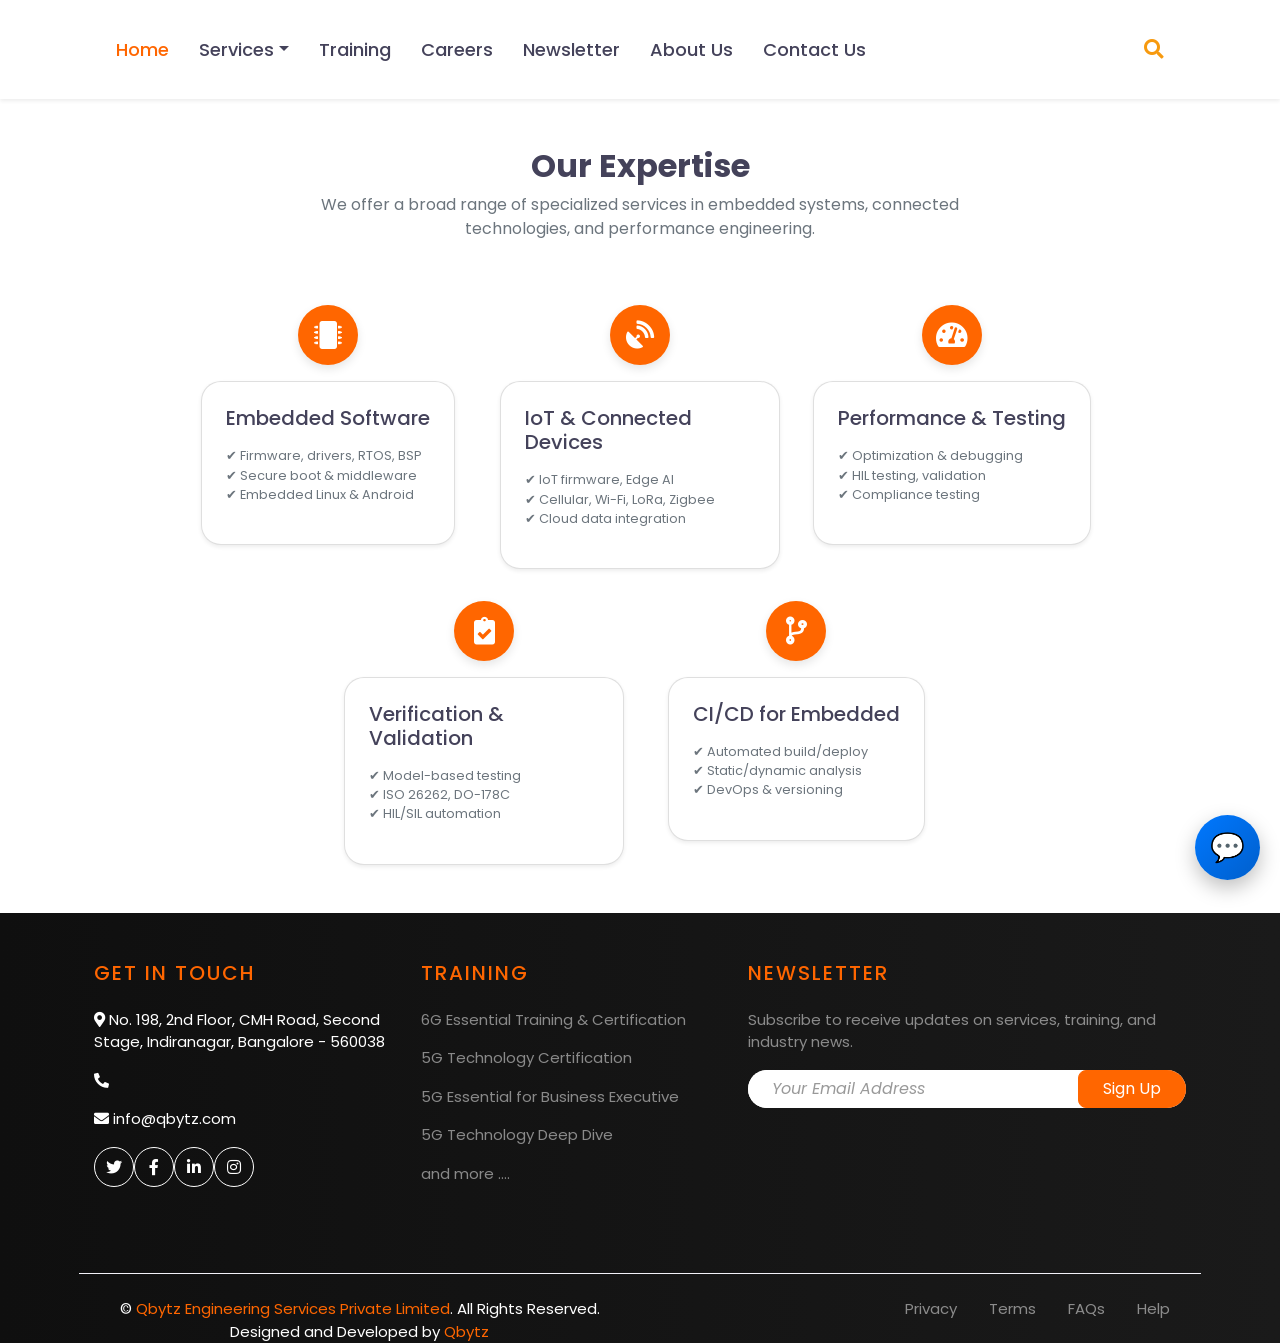
<file: src/Qbytz_Bot/embedded.html>
<!DOCTYPE html>
<html lang="en">

<head>
    <meta charset="utf-8">
    <title>Qbytz</title>
    <meta content="width=device-width, initial-scale=1.0" name="viewport">
    <meta content="Nekko Tech Website Templates" name="keywords">
    <meta content="Nekko Tech Website Templates" name="description">

    <!-- Favicon -->
    <link href="img/favicon.ico" rel="icon">

    <!-- Google Web Fonts -->
    <link rel="preconnect" href="https://fonts.gstatic.com">
    <link href="https://fonts.googleapis.com/css2?family=Poppins:wght@400;500;600;700&display=swap" rel="stylesheet"> 

    <!-- Font Awesome -->
    <link href="https://cdnjs.cloudflare.com/ajax/libs/font-awesome/5.10.0/css/all.min.css" rel="stylesheet">

    <!-- Libraries Stylesheet -->
    <link href="lib/owlcarousel/assets/owl.carousel.min.css" rel="stylesheet">

    <!-- Customized Bootstrap Stylesheet -->
    <link href="css/style.css" rel="stylesheet">

    <link rel="icon" type="image/x-icon" href="/img/favicon.jpg">
</head>

<style>
    .timeline {
    gap: 2rem;
    padding-top: 1rem;
    flex-direction: row;
    flex-wrap: wrap;
}
.timeline-item {
    width: 280px;
    position: relative;
    display: flex;
    flex-direction: column;
    align-items: center;
}
.timeline-icon {
    width: 60px;
    height: 60px;
    border-radius: 50%;
    font-size: 28px;
    display: flex;
    align-items: center;
    justify-content: center;
    margin-bottom: 1rem;
    box-shadow: 0 4px 10px rgba(0,0,0,0.1);
}
.timeline-content {
    border-radius: 20px;
    transition: 0.3s ease;
}
.timeline-content:hover {
    transform: translateY(-5px);
    box-shadow: 0 10px 30px rgba(0,0,0,0.15);
}


</style>

<body>
    <!-- Topbar Start
    <div class="container-fluid d-none d-lg-block">
        <div class="row align-items-center py-4 px-xl-5">
            <div class="col-lg-3">
                <a href="" class="text-decoration-none">
                    <h1 class="m-0"><span class="text-primary">Q</span>BYTZ</h1>
                </a>
            </div>
            <div class="col-lg-3 text-right">
                <div class="d-inline-flex align-items-center">
                    <i class="fa fa-2x fa-map-marker-alt text-primary mr-3"></i>
                    <div class="text-left">
                        <h6 class="font-weight-semi-bold mb-1">Our Office</h6>
                        <small>No. 198, 2nd Floor, CMH Road, Second Stage, Indiranagar (Bangalore), Bangalore North, Bangalore- 560038, Karnataka</small>
                    </div>
                </div>
            </div>
            <div class="col-lg-3 text-right">
                <div class="d-inline-flex align-items-center">
                    <i class="fa fa-2x fa-envelope text-primary mr-3"></i>
                    <div class="text-left">
                        <h6 class="font-weight-semi-bold mb-1">Email Us</h6>
                        <small>info@qbytz.com</small>
                    </div>
                </div>
            </div>
            <div class="col-lg-3 text-right">
                <div class="d-inline-flex align-items-center">
                    <i class="fa fa-2x fa-phone text-primary mr-3"></i>
                    <div class="text-left">
                        <h6 class="font-weight-semi-bold mb-1">Call Us</h6>
                        <small>+012 345 6789</small>
                    </div>
                </div>
            </div>
        </div>
    </div>
    Topbar End -->


        <!-- Stylish Navbar Start -->
<div class="container-fluid bg-white shadow-sm sticky-top">
    <div class="container">
        <nav class="navbar navbar-expand-lg navbar-light py-3">
            <!-- Brand (mobile only) -->
            <a class="navbar-brand d-lg-none fw-bold fs-3 text-primary" href="#">
                <span class="text-dark">Q</span>BYTZ
            </a>

            <!-- Toggle button -->
            <button class="navbar-toggler" type="button" data-toggle="collapse" data-target="#navbarCollapse">
                <span class="navbar-toggler-icon"></span>
            </button>

            <!-- Navbar Items -->
            <div class="collapse navbar-collapse justify-content-between" id="navbarCollapse">
                <!-- Left Nav -->
                <ul class="navbar-nav align-items-center gap-lg-3">
                    <li class="nav-item">
                        <a class="nav-link active" href="index.html">Home</a>
                    </li>

                    <li class="nav-item dropdown">
                        <a class="nav-link dropdown-toggle" href="#" data-toggle="dropdown">Services</a>
                        <div class="dropdown-menu border-0 shadow-sm animate__animated animate__fadeIn">
                            <a class="dropdown-item" href="telecom.html">Telecom</a>
                            <a class="dropdown-item" href="embedded.html">Embedded Software</a>
                            <a class="dropdown-item" href="aiservices.html">AI Services</a>
                        </div>
                    </li>

                    <li class="nav-item">
                        <a class="nav-link" href="course.html">Training</a>
                    </li>

                    <li class="nav-item">
                        <a class="nav-link" href="teacher.html">Careers</a>
                    </li>

                    <li class="nav-item">
                        <a class="nav-link" href="#">Newsletter</a>
                    </li>

                    <li class="nav-item">
                        <a class="nav-link" href="about.html">About Us</a>
                    </li>

                    <li class="nav-item">
                        <a class="nav-link" href="contact.html">Contact Us</a>
                    </li>
                </ul>

                <!-- Right Search Bar -->
                <div class="search-container ml-auto d-flex align-items-center">
                    <form action="">
                        <input type="search" placeholder="Search Here...">
                        <i class="fa fa-search"></i>
                    </form>
                </div>
            </div>
        </nav>
    </div>
</div>
<!-- Stylish Navbar End -->
<style>
    /* Modern Navbar Styling */
.navbar-nav .nav-link {
    font-weight: 500;
    color: #333;
    transition: color 0.3s ease;
}

.navbar-nav .nav-link:hover,
.navbar-nav .nav-link.active {
    color: #007bff;
}

.dropdown-menu {
    min-width: 180px;
    border-radius: 8px;
}

/* Animate.css optional (for dropdown fade-in effect) */
@import url('https://cdnjs.cloudflare.com/ajax/libs/animate.css/4.1.1/animate.min.css');

</style>

<!-- Our Expertise Start -->
<div class="container-fluid py-5 bg-light">
    <div class="container">
        <div class="text-center mb-5">
            <h2 class="display-5 fw-bold">Our Expertise</h2>
            <p class="text-muted mx-auto" style="max-width: 700px;">
                We offer a broad range of specialized services in embedded systems, connected technologies, and performance engineering.
            </p>
        </div>

        <div class="timeline d-flex flex-wrap justify-content-center position-relative">
            <!-- Expertise Item -->
            <div class="timeline-item">
                <div class="timeline-icon bg-primary text-white"><i class="fas fa-microchip"></i></div>
                <div class="timeline-content card p-4 shadow-sm">
                    <h5 class="fw-bold">Embedded Software</h5>
                    <ul class="list-unstyled small text-muted mt-2">
                        <li>✔ Firmware, drivers, RTOS, BSP</li>
                        <li>✔ Secure boot & middleware</li>
                        <li>✔ Embedded Linux & Android</li>
                    </ul>
                </div>
            </div>

            <div class="timeline-item">
                <div class="timeline-icon bg-primary text-white"><i class="fas fa-satellite-dish"></i></div>
                <div class="timeline-content card p-4 shadow-sm">
                    <h5 class="fw-bold">IoT & Connected Devices</h5>
                    <ul class="list-unstyled small text-muted mt-2">
                        <li>✔ IoT firmware, Edge AI</li>
                        <li>✔ Cellular, Wi-Fi, LoRa, Zigbee</li>
                        <li>✔ Cloud data integration</li>
                    </ul>
                </div>
            </div>

            <div class="timeline-item">
                <div class="timeline-icon bg-primary text-white"><i class="fas fa-tachometer-alt"></i></div>
                <div class="timeline-content card p-4 shadow-sm">
                    <h5 class="fw-bold">Performance & Testing</h5>
                    <ul class="list-unstyled small text-muted mt-2">
                        <li>✔ Optimization & debugging</li>
                        <li>✔ HIL testing, validation</li>
                        <li>✔ Compliance testing</li>
                    </ul>
                </div>
            </div>

            <div class="timeline-item">
                <div class="timeline-icon bg-primary text-white"><i class="fas fa-clipboard-check"></i></div>
                <div class="timeline-content card p-4 shadow-sm">
                    <h5 class="fw-bold">Verification & Validation</h5>
                    <ul class="list-unstyled small text-muted mt-2">
                        <li>✔ Model-based testing</li>
                        <li>✔ ISO 26262, DO-178C</li>
                        <li>✔ HIL/SIL automation</li>
                    </ul>
                </div>
            </div>

            <div class="timeline-item">
                <div class="timeline-icon bg-primary text-white"><i class="fas fa-code-branch"></i></div>
                <div class="timeline-content card p-4 shadow-sm">
                    <h5 class="fw-bold">CI/CD for Embedded</h5>
                    <ul class="list-unstyled small text-muted mt-2">
                        <li>✔ Automated build/deploy</li>
                        <li>✔ Static/dynamic analysis</li>
                        <li>✔ DevOps & versioning</li>
                    </ul>
                </div>
            </div>
        </div>
    </div>
</div>
<!-- Our Expertise End -->

<!-- Stylish Footer Start -->
<footer class="footer bg-dark text-white pt-5">
    <div class="container px-4">
        <div class="row gy-5">
            <!-- Contact Info -->
            <div class="col-lg-7">
                <div class="row">
                    <div class="col-md-6 mb-4">
                        <h5 class="text-primary text-uppercase mb-4" style="letter-spacing: 2px;">Get In Touch</h5>
                        <p><i class="fa fa-map-marker-alt me-2"></i>  No. 198, 2nd Floor, CMH Road, Second Stage, Indiranagar, Bangalore - 560038</p>
                        <p><i class="fa fa-phone-alt me-2"></i></p>
                        <p><i class="fa fa-envelope me-2"></i>  info@qbytz.com</p>
                        <div class="d-flex gap-2 mt-3">
                            <a class="btn btn-outline-light btn-square rounded-circle" href="#"><i class="fab fa-twitter"></i></a>
                            <a class="btn btn-outline-light btn-square rounded-circle" href="#"><i class="fab fa-facebook-f"></i></a>
                            <a class="btn btn-outline-light btn-square rounded-circle" href="#"><i class="fab fa-linkedin-in"></i></a>
                            <a class="btn btn-outline-light btn-square rounded-circle" href="#"><i class="fab fa-instagram"></i></a>
                        </div>
                    </div>

                    <div class="col-md-6 mb-4">
                        <h5 class="text-primary text-uppercase mb-4" style="letter-spacing: 2px;">Training</h5>
                        <p class="text-white-50">6G Essential Training & Certification</p>
                        <p class="text-white-50">5G Technology Certification</p>
                        <p class="text-white-50">5G Essential for Business Executive</p>
                        <p class="text-white-50">5G Technology Deep Dive</p>
                        <p class="text-white-50">and more ....</p>

                    </div>
                </div>
            </div>

            <!-- Newsletter -->
            <div class="col-lg-5">
                <h5 class="text-primary text-uppercase mb-4" style="letter-spacing: 2px;">Newsletter</h5>
                <p class="text-white-50">Subscribe to receive updates on services, training, and industry news.</p>
                <form action="subscribe.php" method="POST">
                    <div class="input-group rounded-pill overflow-hidden bg-white">
                        <input type="email" name="email" class="form-control border-0 px-4 py-3" placeholder="Your Email Address" required>
                        <button class="btn btn-primary px-4" type="submit">Sign Up</button>
                    </div>
                </form>
            </div>
        </div>

        <!-- Bottom Footer -->
        <div class="row mt-5 pt-4 border-top border-secondary">
            <div class="col-md-6 text-center text-md-start">
                <p class="mb-0">&copy; <a href="#" class="text-primary">Qbytz Engineering Services Private Limited</a>. All Rights Reserved. Designed and Developed by <a href="#" class="text-primary">Qbytz</a></p>
            </div>
            <div class="col-md-6 text-center text-md-end">
                <ul class="nav justify-content-center justify-content-md-end gap-3">
                    <li class="nav-item"><a class="nav-link text-white-50 py-0" href="privacy.html">Privacy</a></li>
                    <li class="nav-item"><a class="nav-link text-white-50 py-0" href="terms.html">Terms</a></li>
                    <li class="nav-item"><a class="nav-link text-white-50 py-0" href="FAQS.html">FAQs</a></li>
                    <li class="nav-item"><a class="nav-link text-white-50 py-0" href="help.html">Help</a></li>
                </ul>
            </div>
        </div>
    </div>
</footer>
<!-- Stylish Footer End -->
<style>
    /* Stylish Footer Enhancements */
.footer {
    background: linear-gradient(to right, #0f0f0f, #1a1a1a);
    font-size: 15px;
}

.footer .btn-square {
    width: 40px;
    height: 40px;
    display: inline-flex;
    align-items: center;
    justify-content: center;
    transition: background 0.3s, transform 0.3s;
}

.footer .btn-square:hover {
    background: #007bff;
    color: #fff;
    transform: translateY(-2px);
}

.footer .form-control:focus {
    box-shadow: none;
    border-color: #007bff;
}

.footer .nav-link:hover {
    color: #007bff !important;
    text-decoration: underline;
}

.footer input::placeholder {
    color: #999;
    font-style: italic;
}

</style>

<style>
/* === Chatbot Styles === */
.chat-toggle {
    position: fixed;
    bottom: 20px;
    right: 20px;
    background: linear-gradient(135deg, #0078ff, #005fcc);
    color: white;
    width: 65px;
    height: 65px;
    border-radius: 50%;
    box-shadow: 0 8px 20px rgba(0,0,0,0.25);
    display: flex;
    justify-content: center;
    align-items: center;
    font-size: 28px;
    cursor: pointer;
    transition: all 0.3s ease;
    z-index: 1000;
    animation: ringPulse 2s infinite;
}
.chat-toggle:hover { transform: scale(1.15) rotate(10deg); }
@keyframes ringPulse {
    0% { box-shadow: 0 0 0 0 rgba(0, 120, 255, 0.6); transform: rotate(0deg); }
    10% { transform: rotate(15deg); }
    20% { transform: rotate(-15deg); }
    30% { transform: rotate(10deg); }
    40% { transform: rotate(-10deg); }
    50% { transform: rotate(5deg); }
    60% { transform: rotate(-5deg); box-shadow: 0 0 0 20px rgba(0, 120, 255, 0); }
    100% { transform: rotate(0deg); box-shadow: 0 0 0 0 rgba(0, 120, 255, 0); }
}
.chat-container {
    position: fixed;
    bottom: 100px; /* ⬅ was 90px, increased to move it slightly higher from bottom */
    right: 20px;
    width: 370px;
    height: 520px;
    background: rgba(255, 255, 255, 0.95);
    backdrop-filter: blur(12px);
    border-radius: 16px;
    box-shadow: 0 12px 30px rgba(0,0,0,0.25);
    display: flex;
    flex-direction: column;
    overflow: hidden;
    transform: translateY(20px) scale(0.95);
    opacity: 0;
    visibility: hidden;
    transition: all 0.3s ease;
    z-index: 9999; /* ⬅ higher z-index so it’s above navbar */
}

.chat-container.open {
    transform: translateY(0) scale(1);
    opacity: 1;
    visibility: visible;
}

/* Chat header stays fixed within the chatbot */
.chat-header {
    position: sticky; /* ⬅ Ensures header is always visible */
    top: 0;
    background: linear-gradient(135deg, #0078ff, #005fcc);
    color: white;
    padding: 14px;
    font-size: 18px;
    font-weight: bold;
    text-align: center;
    box-shadow: 0 2px 6px rgba(0,0,0,0.2);
    z-index: 2;
}

.chat-box {
    flex: 1;
    padding: 12px;
    overflow-y: auto;
    background: rgba(249, 249, 249, 0.6);
    display: flex;
    flex-direction: column;
}
.chat-box::-webkit-scrollbar { width: 6px; }
.chat-box::-webkit-scrollbar-thumb { background: rgba(0,0,0,0.25); border-radius: 3px; }
.message {
    margin: 8px 0;
    padding: 10px 14px;
    border-radius: 20px;
    max-width: 75%;
    word-wrap: break-word;
    font-size: 14px;
    box-shadow: 0 2px 6px rgba(0,0,0,0.1);
    animation: fadeInUp 0.3s ease;
}
.message.user {
    background: linear-gradient(135deg, #0078ff, #005fcc);
    color: white;
    border-bottom-right-radius: 6px;
    align-self: flex-end;
}
.message.bot {
    background: white;
    color: #333;
    border-bottom-left-radius: 6px;
    align-self: flex-start;
}
.typing {
    display: flex;
    align-items: center;
    gap: 4px;
    font-size: 12px;
    color: #555;
    margin: 8px 0;
}
.dot {
    width: 6px;
    height: 6px;
    background: #555;
    border-radius: 50%;
    animation: blink 1.4s infinite ease-in-out;
}
.dot:nth-child(2) { animation-delay: 0.2s; }
.dot:nth-child(3) { animation-delay: 0.4s; }
@keyframes blink {
    0%, 80%, 100% { transform: scale(0.8); opacity: 0.4; }
    40% { transform: scale(1); opacity: 1; }
}
.input-area {
    display: flex;
    border-top: 1px solid #ddd;
    background: rgba(255,255,255,0.9);
    padding: 6px;
}
.input-area input {
    flex: 1;
    border: none;
    padding: 12px;
    font-size: 14px;
    outline: none;
    border-radius: 12px;
    background: #f1f3f6;
    margin-right: 6px;
}
.input-area button {
    border: none;
    background: linear-gradient(135deg, #0078ff, #005fcc);
    border-radius: 12px;
    padding: 8px 12px;
    display: flex;
    align-items: center;
    justify-content: center;
    transition: background 0.2s, transform 0.2s;
}
.input-area button:hover {
    background: linear-gradient(135deg, #006ae0, #004cb3);
    transform: scale(1.05);
}
@keyframes fadeInUp {
    from { opacity: 0; transform: translateY(10px); }
    to { opacity: 1; transform: translateY(0); }
}
@media (max-width: 480px) {
    .chat-container { width: 90%; height: 70%; right: 5%; }
}
</style>

<div class="chat-toggle" onclick="toggleChat()">💬</div>
<div class="chat-container" id="chat-container">
    <div class="chat-header">TensAI Chatbot</div>
    <div id="chat-box" class="chat-box"></div>
    <div class="input-area">
        <input type="text" id="user-input" placeholder="Type your message..."
               onkeypress="if(event.key==='Enter'){sendMessage()}"/>
        <button onclick="sendMessage()" aria-label="Send">
            <svg xmlns="http://www.w3.org/2000/svg" viewBox="0 0 24 24"
                 width="20" height="20" fill="white">
                <path d="M2.01 21L23 12 2.01 3 2 10l15 2-15 2z"/>
            </svg>
        </button>
    </div>
</div>

<script>
// Initialize chat session and load history
let sessionId = localStorage.getItem("chat_session_id") || null;
let chatHistory = JSON.parse(localStorage.getItem("chat_history")) || [];
let typingIndicator = null;

// Load chat history when page loads
window.addEventListener('DOMContentLoaded', () => {
    loadChatHistory();
});

function toggleChat() {
    const chatContainer = document.getElementById("chat-container");
    chatContainer.classList.toggle("open");
    
    // Scroll to bottom when opening
    if (chatContainer.classList.contains("open")) {
        setTimeout(() => {
            document.getElementById("chat-box").scrollTop = 
                document.getElementById("chat-box").scrollHeight;
        }, 100);
    }
}

function loadChatHistory() {
    const chatBox = document.getElementById("chat-box");
    chatBox.innerHTML = '';
    
    if (chatHistory.length === 0) {
        // Default welcome message
        addMessage("Hello! I am TensAI, Qbytz's Chatbot 🤖", "bot");
    } else {
        chatHistory.forEach(msg => {
            const msgElement = document.createElement("div");
            msgElement.classList.add("message", msg.sender);
            msgElement.innerText = msg.text;
            chatBox.appendChild(msgElement);
        });
    }
    
    if (chatBox.children.length > 0) {
        chatBox.scrollTop = chatBox.scrollHeight;
    }
}

function addMessage(text, sender) {
    const chatBox = document.getElementById("chat-box");
    const msg = document.createElement("div");
    msg.classList.add("message", sender);
    msg.innerText = text;
    chatBox.appendChild(msg);
    chatBox.scrollTop = chatBox.scrollHeight;
    
    // Save to history
    chatHistory.push({ text, sender });
    localStorage.setItem("chat_history", JSON.stringify(chatHistory));
}

function showTypingIndicator() {
    if (!typingIndicator) {
        const chatBox = document.getElementById("chat-box");
        typingIndicator = document.createElement("div");
        typingIndicator.classList.add("typing");
        typingIndicator.innerHTML = `<span class="dot"></span><span class="dot"></span><span class="dot"></span>`;
        chatBox.appendChild(typingIndicator);
        chatBox.scrollTop = chatBox.scrollHeight;
    }
}

function hideTypingIndicator() {
    if (typingIndicator) {
        typingIndicator.remove();
        typingIndicator = null;
    }
}

async function sendMessage() {
    const inputField = document.getElementById("user-input");
    const userText = inputField.value.trim();
    if (!userText) return;

    addMessage(userText, "user");
    inputField.value = "";

    showTypingIndicator();

    try {
        const response = await fetch("http://18.61.48.96:5000/chat", {
            method: "POST",
            headers: {"Content-Type": "application/json"},
            body: JSON.stringify({
                user_query: userText,
                session_id: sessionId
            })
        });

        const data = await response.json();
        hideTypingIndicator();

        if (data.reply) {
            addMessage(data.reply, "bot");
        } else if (data.error) {
            addMessage("Error: " + data.error, "bot");
        }

        if (data.session_id && !sessionId) {
            sessionId = data.session_id;
            localStorage.setItem("chat_session_id", sessionId);
        }

    } catch (err) {
        hideTypingIndicator();
        addMessage("Error: Could not connect to server.", "bot");
    }
}
</script>


<!-- Back to Top -->
<a href="#" class="btn btn-lg btn-primary btn-lg-square back-to-top"><i class="fa fa-angle-double-up"></i></a>

<!-- JavaScript Libraries -->
<script src="https://code.jquery.com/jquery-3.4.1.min.js"></script>
<script src="https://stackpath.bootstrapcdn.com/bootstrap/4.4.1/js/bootstrap.bundle.min.js"></script>
<script src="lib/easing/easing.min.js"></script>
<script src="lib/owlcarousel/owl.carousel.min.js"></script>

<!-- Contact Javascript File -->
<script src="mail/jqBootstrapValidation.min.js"></script>
<script src="mail/contact.js"></script>

<!-- Template Javascript -->
<script src="js/main.js"></script>
</body>

</html>
</file>
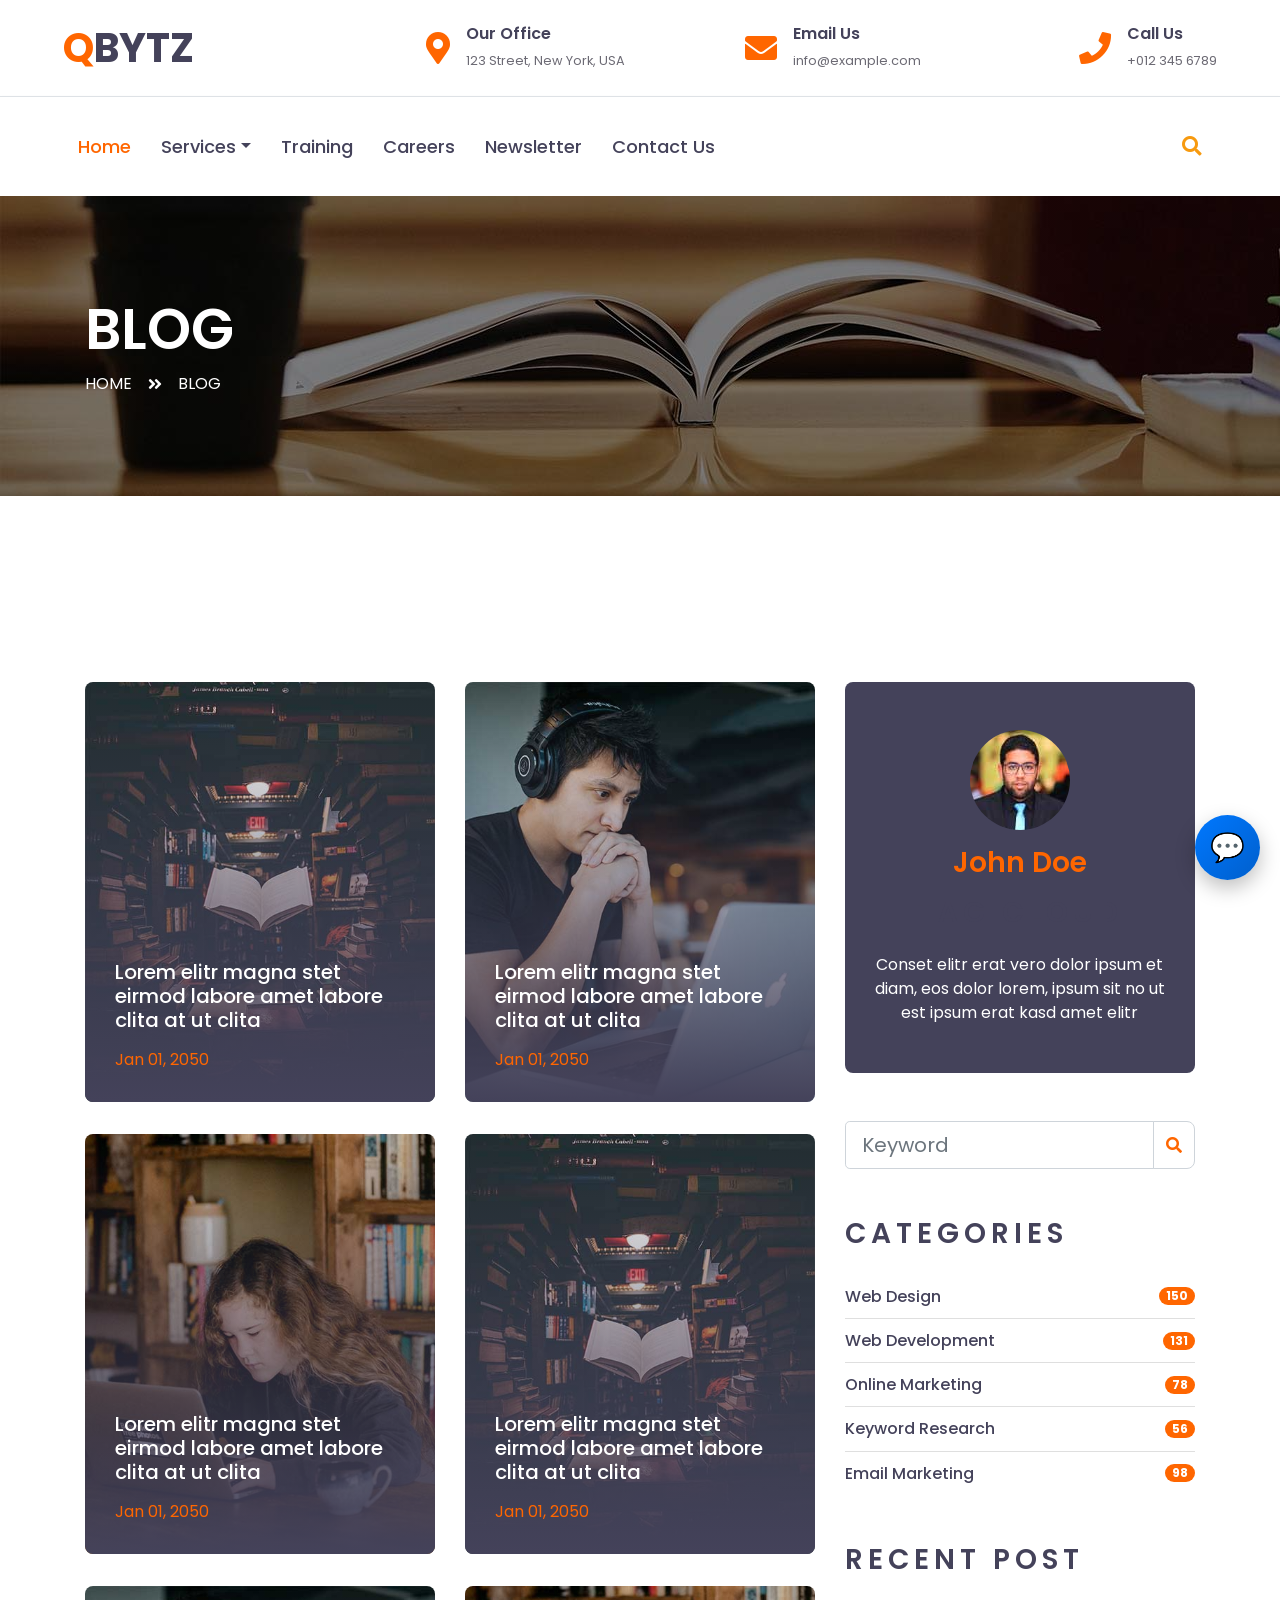
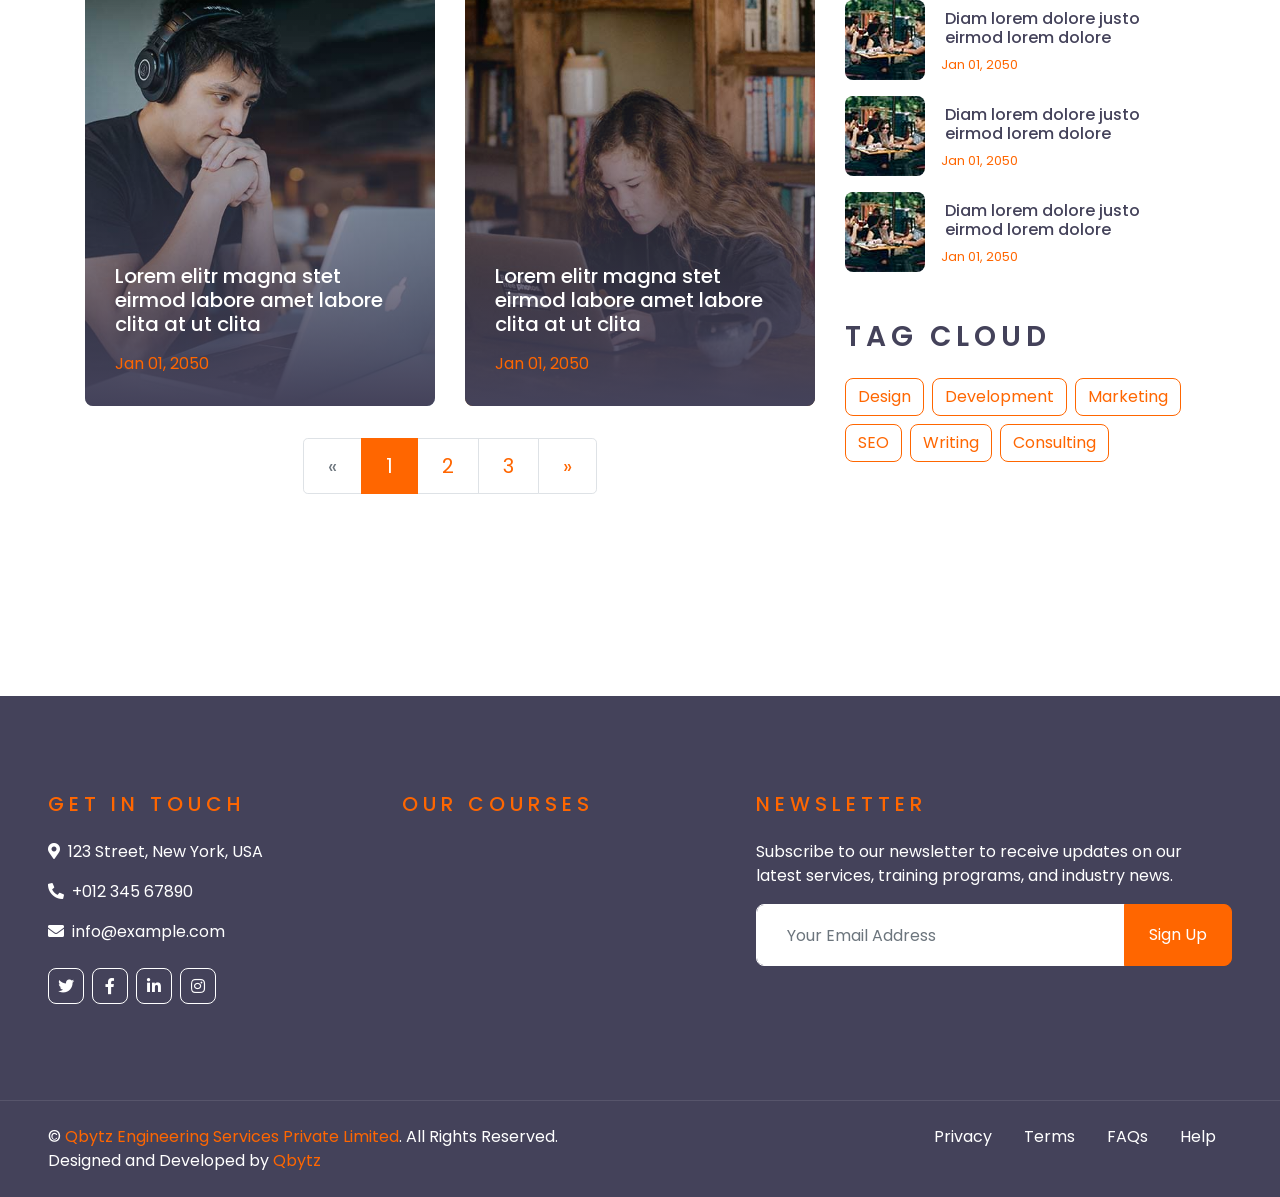
<file: src/Qbytz_Bot/newsletter.html>
<!DOCTYPE html>
<html lang="en">

<head>
    <meta charset="utf-8">
    <title>Qbytz</title>
    <meta content="width=device-width, initial-scale=1.0" name="viewport">
    <meta content="Nekko Tech Templates" name="keywords">
    <meta content="Nekko Tech Templates" name="description">

    <!-- Favicon -->
    <link href="img/favicon.ico" rel="icon">

    <!-- Google Web Fonts -->
    <link rel="preconnect" href="https://fonts.gstatic.com">
    <link href="https://fonts.googleapis.com/css2?family=Poppins:wght@400;500;600;700&display=swap" rel="stylesheet"> 

    <!-- Font Awesome -->
    <link href="https://cdnjs.cloudflare.com/ajax/libs/font-awesome/5.10.0/css/all.min.css" rel="stylesheet">

    <!-- Libraries Stylesheet -->
    <link href="lib/owlcarousel/assets/owl.carousel.min.css" rel="stylesheet">

    <!-- Customized Bootstrap Stylesheet -->
    <link href="css/style.css" rel="stylesheet">
</head>

<body>
    <!-- Topbar Start -->
    <div class="container-fluid d-none d-lg-block">
        <div class="row align-items-center py-4 px-xl-5">
            <div class="col-lg-3">
                <a href="" class="text-decoration-none">
                    <h1 class="m-0"><span class="text-primary">Q</span>BYTZ</h1>
                </a>
            </div>
            <div class="col-lg-3 text-right">
                <div class="d-inline-flex align-items-center">
                    <i class="fa fa-2x fa-map-marker-alt text-primary mr-3"></i>
                    <div class="text-left">
                        <h6 class="font-weight-semi-bold mb-1">Our Office</h6>
                        <small>123 Street, New York, USA</small>
                    </div>
                </div>
            </div>
            <div class="col-lg-3 text-right">
                <div class="d-inline-flex align-items-center">
                    <i class="fa fa-2x fa-envelope text-primary mr-3"></i>
                    <div class="text-left">
                        <h6 class="font-weight-semi-bold mb-1">Email Us</h6>
                        <small>info@example.com</small>
                    </div>
                </div>
            </div>
            <div class="col-lg-3 text-right">
                <div class="d-inline-flex align-items-center">
                    <i class="fa fa-2x fa-phone text-primary mr-3"></i>
                    <div class="text-left">
                        <h6 class="font-weight-semi-bold mb-1">Call Us</h6>
                        <small>+012 345 6789</small>
                    </div>
                </div>
            </div>
        </div>
    </div>
    <!-- Topbar End -->


     <!-- Navbar Start -->
<div class="container-fluid bg-white shadow-sm">
    <div class="row border-top px-xl-5">
        <div class="col-lg-12">
            <nav class="navbar navbar-expand-lg navbar-light py-3 px-0">
                <!-- Brand (visible only on mobile) -->
                <a href="#" class="navbar-brand d-block d-lg-none">
                    <h1 class="m-0"><span class="text-primary">Q</span>BYTZ</h1>
                </a>

                <!-- Toggler for mobile -->
                <button class="navbar-toggler" type="button" data-toggle="collapse" data-target="#navbarCollapse">
                    <span class="navbar-toggler-icon"></span>
                </button>

                <!-- Navbar content -->
                <div class="collapse navbar-collapse justify-content-between" id="navbarCollapse">
                    <!-- Left side nav -->
                    <div class="navbar-nav align-items-center">
                        <a href="index.html" class="nav-item nav-link active">Home</a>

                        <div class="nav-item dropdown">
                            <a href="#" class="nav-link dropdown-toggle" data-toggle="dropdown">Services</a>
                            <div class="dropdown-menu rounded-0 border-0 shadow-sm bg-white">
                                <a href="telecom.html" class="dropdown-item">Telecom</a>
                                <a href="embedded.html" class="dropdown-item">Embedded Software</a>
                                <a href="aiservices.html" class="dropdown-item">AI Serices</a>
                            </div>
                        </div>

                        <a href="course.html" class="nav-item nav-link">Training</a>
                        <a href="teacher.html" class="nav-item nav-link">Careers</a>
                        <a href="#" class="nav-item nav-link">Newsletter</a>
                        <a href="contact.html" class="nav-item nav-link">Contact Us</a>
                    </div>

                    <!-- Search Bar Right-Aligned -->
                    <div class="search-container ml-auto d-flex align-items-center">
                        <form action="">
                            <input type="search" placeholder="Search Here...">
                            <i class="fa fa-search"></i>
                        </form>
                    </div>
                </div>
            </nav>
        </div>
    </div>
</div>
<!-- Navbar End -->


    <!-- Header Start -->
    <div class="container-fluid page-header" style="margin-bottom: 90px;">
        <div class="container">
            <div class="d-flex flex-column justify-content-center" style="min-height: 300px">
                <h3 class="display-4 text-white text-uppercase">Blog</h3>
                <div class="d-inline-flex text-white">
                    <p class="m-0 text-uppercase"><a class="text-white" href="">Home</a></p>
                    <i class="fa fa-angle-double-right pt-1 px-3"></i>
                    <p class="m-0 text-uppercase">Blog</p>
                </div>
            </div>
        </div>
    </div>
    <!-- Header End -->


    <!-- Blog Start -->
    <div class="container-fluid py-5">
        <div class="container py-5">
            <div class="row">
                <div class="col-lg-8">
                    <div class="row pb-3">
                        <div class="col-lg-6 mb-4">
                            <div class="blog-item position-relative overflow-hidden rounded mb-2">
                                <img class="img-fluid" src="img/blog-1.jpg" alt="">
                                <a class="blog-overlay text-decoration-none" href="">
                                    <h5 class="text-white mb-3">Lorem elitr magna stet eirmod labore amet labore clita at ut clita</h5>
                                    <p class="text-primary m-0">Jan 01, 2050</p>
                                </a>
                            </div>
                        </div>
                        <div class="col-lg-6 mb-4">
                            <div class="blog-item position-relative overflow-hidden rounded mb-2">
                                <img class="img-fluid" src="img/blog-2.jpg" alt="">
                                <a class="blog-overlay text-decoration-none" href="">
                                    <h5 class="text-white mb-3">Lorem elitr magna stet eirmod labore amet labore clita at ut clita</h5>
                                    <p class="text-primary m-0">Jan 01, 2050</p>
                                </a>
                            </div>
                        </div>
                        <div class="col-lg-6 mb-4">
                            <div class="blog-item position-relative overflow-hidden rounded mb-2">
                                <img class="img-fluid" src="img/blog-3.jpg" alt="">
                                <a class="blog-overlay text-decoration-none" href="">
                                    <h5 class="text-white mb-3">Lorem elitr magna stet eirmod labore amet labore clita at ut clita</h5>
                                    <p class="text-primary m-0">Jan 01, 2050</p>
                                </a>
                            </div>
                        </div>
                        <div class="col-lg-6 mb-4">
                            <div class="blog-item position-relative overflow-hidden rounded mb-2">
                                <img class="img-fluid" src="img/blog-1.jpg" alt="">
                                <a class="blog-overlay text-decoration-none" href="">
                                    <h5 class="text-white mb-3">Lorem elitr magna stet eirmod labore amet labore clita at ut clita</h5>
                                    <p class="text-primary m-0">Jan 01, 2050</p>
                                </a>
                            </div>
                        </div>
                        <div class="col-lg-6 mb-4">
                            <div class="blog-item position-relative overflow-hidden rounded mb-2">
                                <img class="img-fluid" src="img/blog-2.jpg" alt="">
                                <a class="blog-overlay text-decoration-none" href="">
                                    <h5 class="text-white mb-3">Lorem elitr magna stet eirmod labore amet labore clita at ut clita</h5>
                                    <p class="text-primary m-0">Jan 01, 2050</p>
                                </a>
                            </div>
                        </div>
                        <div class="col-lg-6 mb-4">
                            <div class="blog-item position-relative overflow-hidden rounded mb-2">
                                <img class="img-fluid" src="img/blog-3.jpg" alt="">
                                <a class="blog-overlay text-decoration-none" href="">
                                    <h5 class="text-white mb-3">Lorem elitr magna stet eirmod labore amet labore clita at ut clita</h5>
                                    <p class="text-primary m-0">Jan 01, 2050</p>
                                </a>
                            </div>
                        </div>
                        <div class="col-12">
                            <nav aria-label="Page navigation">
                                <ul class="pagination pagination-lg justify-content-center mb-0">
                                  <li class="page-item disabled">
                                    <a class="page-link" href="#" aria-label="Previous">
                                      <span aria-hidden="true">&laquo;</span>
                                      <span class="sr-only">Previous</span>
                                    </a>
                                  </li>
                                  <li class="page-item active"><a class="page-link" href="#">1</a></li>
                                  <li class="page-item"><a class="page-link" href="#">2</a></li>
                                  <li class="page-item"><a class="page-link" href="#">3</a></li>
                                  <li class="page-item">
                                    <a class="page-link" href="#" aria-label="Next">
                                      <span aria-hidden="true">&raquo;</span>
                                      <span class="sr-only">Next</span>
                                    </a>
                                  </li>
                                </ul>
                              </nav>
                        </div>
                    </div>
                </div>
    
                <div class="col-lg-4 mt-5 mt-lg-0">
                    <!-- Author Bio -->
                    <div class="d-flex flex-column text-center bg-dark rounded mb-5 py-5 px-4">
                        <img src="img/user.jpg" class="img-fluid rounded-circle mx-auto mb-3" style="width: 100px;">
                        <h3 class="text-primary mb-3">John Doe</h3>
                        <h3 class="text-uppercase mb-4" style="letter-spacing: 5px;">Tag Cloud</h3>
                        <p class="text-white m-0">Conset elitr erat vero dolor ipsum et diam, eos dolor lorem, ipsum sit no ut est  ipsum erat kasd amet elitr</p>
                    </div>
    
                    <!-- Search Form -->
                    <div class="mb-5">
                        <form action="">
                            <div class="input-group">
                                <input type="text" class="form-control form-control-lg" placeholder="Keyword">
                                <div class="input-group-append">
                                    <span class="input-group-text bg-transparent text-primary"><i
                                            class="fa fa-search"></i></span>
                                </div>
                            </div>
                        </form>
                    </div>
    
                    <!-- Category List -->
                    <div class="mb-5">
                        <h3 class="text-uppercase mb-4" style="letter-spacing: 5px;">Categories</h3>
                        <ul class="list-group list-group-flush">
                            <li class="list-group-item d-flex justify-content-between align-items-center px-0">
                                <a href="" class="text-decoration-none h6 m-0">Web Design</a>
                                <span class="badge badge-primary badge-pill">150</span>
                            </li>
                            <li class="list-group-item d-flex justify-content-between align-items-center px-0">
                                <a href="" class="text-decoration-none h6 m-0">Web Development</a>
                                <span class="badge badge-primary badge-pill">131</span>
                            </li>
                            <li class="list-group-item d-flex justify-content-between align-items-center px-0">
                                <a href="" class="text-decoration-none h6 m-0">Online Marketing</a>
                                <span class="badge badge-primary badge-pill">78</span>
                            </li>
                            <li class="list-group-item d-flex justify-content-between align-items-center px-0">
                                <a href="" class="text-decoration-none h6 m-0">Keyword Research</a>
                                <span class="badge badge-primary badge-pill">56</span>
                            </li>
                            <li class="list-group-item d-flex justify-content-between align-items-center px-0">
                                <a href="" class="text-decoration-none h6 m-0">Email Marketing</a>
                                <span class="badge badge-primary badge-pill">98</span>
                            </li>
                        </ul>
                    </div>
    
                    <!-- Recent Post -->
                    <div class="mb-5">
                        <h3 class="text-uppercase mb-4" style="letter-spacing: 5px;">Recent Post</h3>
                        <a class="d-flex align-items-center text-decoration-none mb-3" href="">
                            <img class="img-fluid rounded" src="img/blog-80x80.jpg" alt="">
                            <div class="pl-3">
                                <h6 class="m-1">Diam lorem dolore justo eirmod lorem dolore</h6>
                                <small>Jan 01, 2050</small>
                            </div>
                        </a>
                        <a class="d-flex align-items-center text-decoration-none mb-3" href="">
                            <img class="img-fluid rounded" src="img/blog-80x80.jpg" alt="">
                            <div class="pl-3">
                                <h6 class="m-1">Diam lorem dolore justo eirmod lorem dolore</h6>
                                <small>Jan 01, 2050</small>
                            </div>
                        </a>
                        <a class="d-flex align-items-center text-decoration-none mb-3" href="">
                            <img class="img-fluid rounded" src="img/blog-80x80.jpg" alt="">
                            <div class="pl-3">
                                <h6 class="m-1">Diam lorem dolore justo eirmod lorem dolore</h6>
                                <small>Jan 01, 2050</small>
                            </div>
                        </a>
                    </div>
    
                    <!-- Tag Cloud -->
                    <div class="mb-5">
                        <h3 class="text-uppercase mb-4" style="letter-spacing: 5px;">Tag Cloud</h3>
                        <div class="d-flex flex-wrap m-n1">
                            <a href="" class="btn btn-outline-primary m-1">Design</a>
                            <a href="" class="btn btn-outline-primary m-1">Development</a>
                            <a href="" class="btn btn-outline-primary m-1">Marketing</a>
                            <a href="" class="btn btn-outline-primary m-1">SEO</a>
                            <a href="" class="btn btn-outline-primary m-1">Writing</a>
                            <a href="" class="btn btn-outline-primary m-1">Consulting</a>
                        </div>
                    </div>
                </div>
            </div>
        </div>
    </div>
    <!-- Blog End -->


    <!-- Footer Start -->
    <div class="container-fluid bg-dark text-white py-5 px-sm-3 px-lg-5" style="margin-top: 90px;">
        <div class="row pt-5">
            <div class="col-lg-7 col-md-12">
                <div class="row">
                    <div class="col-md-6 mb-5">
                        <h5 class="text-primary text-uppercase mb-4" style="letter-spacing: 5px;">Get In Touch</h5>
                        <p><i class="fa fa-map-marker-alt mr-2"></i>123 Street, New York, USA</p>
                        <p><i class="fa fa-phone-alt mr-2"></i>+012 345 67890</p>
                        <p><i class="fa fa-envelope mr-2"></i>info@example.com</p>
                        <div class="d-flex justify-content-start mt-4">
                            <a class="btn btn-outline-light btn-square mr-2" href="#"><i class="fab fa-twitter"></i></a>
                            <a class="btn btn-outline-light btn-square mr-2" href="#"><i class="fab fa-facebook-f"></i></a>
                            <a class="btn btn-outline-light btn-square mr-2" href="#"><i class="fab fa-linkedin-in"></i></a>
                            <a class="btn btn-outline-light btn-square" href="#"><i class="fab fa-instagram"></i></a>
                        </div>
                    </div>
                    <div class="col-md-6 mb-5">
                        <h5 class="text-primary text-uppercase mb-4" style="letter-spacing: 5px;">Our Courses</h5>
                        <!--<div class="d-flex flex-column justify-content-start">
                            <a class="text-white mb-2" href="#"><i class="fa fa-angle-right mr-2"></i>Web Design</a>
                            <a class="text-white mb-2" href="#"><i class="fa fa-angle-right mr-2"></i>Apps Design</a>
                            <a class="text-white mb-2" href="#"><i class="fa fa-angle-right mr-2"></i>Marketing</a>
                            <a class="text-white mb-2" href="#"><i class="fa fa-angle-right mr-2"></i>Research</a>
                            <a class="text-white" href="#"><i class="fa fa-angle-right mr-2"></i>SEO</a>
                        </div>-->
                    </div>
                </div>
            </div>
            <div class="col-lg-5 col-md-12 mb-5">
                <h5 class="text-primary text-uppercase mb-4" style="letter-spacing: 5px;">Newsletter</h5>
                <p>Subscribe to our newsletter to receive updates on our latest services, training programs, and industry news.</p>
                <div class="w-100">
                    <div class="input-group">
                        <input type="text" class="form-control border-light" style="padding: 30px;" placeholder="Your Email Address">
                        <div class="input-group-append">
                            <button class="btn btn-primary px-4">Sign Up</button>
                        </div>
                    </div>
                </div>
            </div>
        </div>
    </div>
    <div class="container-fluid bg-dark text-white border-top py-4 px-sm-3 px-md-5" style="border-color: rgba(256, 256, 256, .1) !important;">
        <div class="row">
            <div class="col-lg-6 text-center text-md-left mb-3 mb-md-0">
                <p class="m-0 text-white">&copy; <a href="#">Qbytz Engineering Services Private Limited</a>. All Rights Reserved. Designed and Developed by <a href="#">Qbytz</a>
                </p>
            </div>
            <div class="col-lg-6 text-center text-md-right">
                <ul class="nav d-inline-flex">
                    <li class="nav-item">
                        <a class="nav-link text-white py-0" href="#">Privacy</a>
                    </li>
                    <li class="nav-item">
                        <a class="nav-link text-white py-0" href="#">Terms</a>
                    </li>
                    <li class="nav-item">
                        <a class="nav-link text-white py-0" href="#">FAQs</a>
                    </li>
                    <li class="nav-item">
                        <a class="nav-link text-white py-0" href="#">Help</a>
                    </li>
                </ul>
            </div>
        </div>
    </div>
    <!-- Footer End -->

<style>
/* === Chatbot Styles === */
.chat-toggle {
    position: fixed;
    bottom: 20px;
    right: 20px;
    background: linear-gradient(135deg, #0078ff, #005fcc);
    color: white;
    width: 65px;
    height: 65px;
    border-radius: 50%;
    box-shadow: 0 8px 20px rgba(0,0,0,0.25);
    display: flex;
    justify-content: center;
    align-items: center;
    font-size: 28px;
    cursor: pointer;
    transition: all 0.3s ease;
    z-index: 1000;
    animation: ringPulse 2s infinite;
}
.chat-toggle:hover { transform: scale(1.15) rotate(10deg); }
@keyframes ringPulse {
    0% { box-shadow: 0 0 0 0 rgba(0, 120, 255, 0.6); transform: rotate(0deg); }
    10% { transform: rotate(15deg); }
    20% { transform: rotate(-15deg); }
    30% { transform: rotate(10deg); }
    40% { transform: rotate(-10deg); }
    50% { transform: rotate(5deg); }
    60% { transform: rotate(-5deg); box-shadow: 0 0 0 20px rgba(0, 120, 255, 0); }
    100% { transform: rotate(0deg); box-shadow: 0 0 0 0 rgba(0, 120, 255, 0); }
}
.chat-container {
    position: fixed;
    bottom: 100px; /* ⬅ was 90px, increased to move it slightly higher from bottom */
    right: 20px;
    width: 370px;
    height: 520px;
    background: rgba(255, 255, 255, 0.95);
    backdrop-filter: blur(12px);
    border-radius: 16px;
    box-shadow: 0 12px 30px rgba(0,0,0,0.25);
    display: flex;
    flex-direction: column;
    overflow: hidden;
    transform: translateY(20px) scale(0.95);
    opacity: 0;
    visibility: hidden;
    transition: all 0.3s ease;
    z-index: 9999; /* ⬅ higher z-index so it’s above navbar */
}

.chat-container.open {
    transform: translateY(0) scale(1);
    opacity: 1;
    visibility: visible;
}

/* Chat header stays fixed within the chatbot */
.chat-header {
    position: sticky; /* ⬅ Ensures header is always visible */
    top: 0;
    background: linear-gradient(135deg, #0078ff, #005fcc);
    color: white;
    padding: 14px;
    font-size: 18px;
    font-weight: bold;
    text-align: center;
    box-shadow: 0 2px 6px rgba(0,0,0,0.2);
    z-index: 2;
}

.chat-box {
    flex: 1;
    padding: 12px;
    overflow-y: auto;
    background: rgba(249, 249, 249, 0.6);
    display: flex;
    flex-direction: column;
}
.chat-box::-webkit-scrollbar { width: 6px; }
.chat-box::-webkit-scrollbar-thumb { background: rgba(0,0,0,0.25); border-radius: 3px; }
.message {
    margin: 8px 0;
    padding: 10px 14px;
    border-radius: 20px;
    max-width: 75%;
    word-wrap: break-word;
    font-size: 14px;
    box-shadow: 0 2px 6px rgba(0,0,0,0.1);
    animation: fadeInUp 0.3s ease;
}
.message.user {
    background: linear-gradient(135deg, #0078ff, #005fcc);
    color: white;
    border-bottom-right-radius: 6px;
    align-self: flex-end;
}
.message.bot {
    background: white;
    color: #333;
    border-bottom-left-radius: 6px;
    align-self: flex-start;
}
.typing {
    display: flex;
    align-items: center;
    gap: 4px;
    font-size: 12px;
    color: #555;
    margin: 8px 0;
}
.dot {
    width: 6px;
    height: 6px;
    background: #555;
    border-radius: 50%;
    animation: blink 1.4s infinite ease-in-out;
}
.dot:nth-child(2) { animation-delay: 0.2s; }
.dot:nth-child(3) { animation-delay: 0.4s; }
@keyframes blink {
    0%, 80%, 100% { transform: scale(0.8); opacity: 0.4; }
    40% { transform: scale(1); opacity: 1; }
}
.input-area {
    display: flex;
    border-top: 1px solid #ddd;
    background: rgba(255,255,255,0.9);
    padding: 6px;
}
.input-area input {
    flex: 1;
    border: none;
    padding: 12px;
    font-size: 14px;
    outline: none;
    border-radius: 12px;
    background: #f1f3f6;
    margin-right: 6px;
}
.input-area button {
    border: none;
    background: linear-gradient(135deg, #0078ff, #005fcc);
    border-radius: 12px;
    padding: 8px 12px;
    display: flex;
    align-items: center;
    justify-content: center;
    transition: background 0.2s, transform 0.2s;
}
.input-area button:hover {
    background: linear-gradient(135deg, #006ae0, #004cb3);
    transform: scale(1.05);
}
@keyframes fadeInUp {
    from { opacity: 0; transform: translateY(10px); }
    to { opacity: 1; transform: translateY(0); }
}
@media (max-width: 480px) {
    .chat-container { width: 90%; height: 70%; right: 5%; }
}
</style>

<div class="chat-toggle" onclick="toggleChat()">💬</div>
<div class="chat-container" id="chat-container">
    <div class="chat-header">TensAI Chatbot</div>
    <div id="chat-box" class="chat-box"></div>
    <div class="input-area">
        <input type="text" id="user-input" placeholder="Type your message..."
               onkeypress="if(event.key==='Enter'){sendMessage()}"/>
        <button onclick="sendMessage()" aria-label="Send">
            <svg xmlns="http://www.w3.org/2000/svg" viewBox="0 0 24 24"
                 width="20" height="20" fill="white">
                <path d="M2.01 21L23 12 2.01 3 2 10l15 2-15 2z"/>
            </svg>
        </button>
    </div>
</div>

<script>
// Initialize chat session and load history
let sessionId = localStorage.getItem("chat_session_id") || null;
let chatHistory = JSON.parse(localStorage.getItem("chat_history")) || [];
let typingIndicator = null;

// Load chat history when page loads
window.addEventListener('DOMContentLoaded', () => {
    loadChatHistory();
});

function toggleChat() {
    const chatContainer = document.getElementById("chat-container");
    chatContainer.classList.toggle("open");
    
    // Scroll to bottom when opening
    if (chatContainer.classList.contains("open")) {
        setTimeout(() => {
            document.getElementById("chat-box").scrollTop = 
                document.getElementById("chat-box").scrollHeight;
        }, 100);
    }
}

function loadChatHistory() {
    const chatBox = document.getElementById("chat-box");
    chatBox.innerHTML = '';
    
    chatHistory.forEach(msg => {
        const msgElement = document.createElement("div");
        msgElement.classList.add("message", msg.sender);
        msgElement.innerText = msg.text;
        chatBox.appendChild(msgElement);
    });
    
    if (chatBox.children.length > 0) {
        chatBox.scrollTop = chatBox.scrollHeight;
    }
}

function addMessage(text, sender) {
    const chatBox = document.getElementById("chat-box");
    const msg = document.createElement("div");
    msg.classList.add("message", sender);
    msg.innerText = text;
    chatBox.appendChild(msg);
    chatBox.scrollTop = chatBox.scrollHeight;
    
    // Save to history
    chatHistory.push({ text, sender });
    localStorage.setItem("chat_history", JSON.stringify(chatHistory));
}

function showTypingIndicator() {
    if (!typingIndicator) {
        const chatBox = document.getElementById("chat-box");
        typingIndicator = document.createElement("div");
        typingIndicator.classList.add("typing");
        typingIndicator.innerHTML = `<span class="dot"></span><span class="dot"></span><span class="dot"></span>`;
        chatBox.appendChild(typingIndicator);
        chatBox.scrollTop = chatBox.scrollHeight;
    }
}

function hideTypingIndicator() {
    if (typingIndicator) {
        typingIndicator.remove();
        typingIndicator = null;
    }
}

async function sendMessage() {
    const inputField = document.getElementById("user-input");
    const userText = inputField.value.trim();
    if (!userText) return;

    addMessage(userText, "user");
    inputField.value = "";

    showTypingIndicator();

    try {
        const response = await fetch("http://18.61.48.96:5000/chat", {
            method: "POST",
            headers: {"Content-Type": "application/json"},
            body: JSON.stringify({
                user_query: userText,
                session_id: sessionId
            })
        });

        const data = await response.json();
        hideTypingIndicator();

        if (data.reply) {
            addMessage(data.reply, "bot");
        } else if (data.error) {
            addMessage("Error: " + data.error, "bot");
        }

        if (data.session_id && !sessionId) {
            sessionId = data.session_id;
            localStorage.setItem("chat_session_id", sessionId);
        }

    } catch (err) {
        hideTypingIndicator();
        addMessage("Error: Could not connect to server.", "bot");
    }
}
</script>


    <!-- Back to Top -->
    <a href="#" class="btn btn-lg btn-primary btn-lg-square back-to-top"><i class="fa fa-angle-double-up"></i></a>


    <!-- JavaScript Libraries -->
    <script src="https://code.jquery.com/jquery-3.4.1.min.js"></script>
    <script src="https://stackpath.bootstrapcdn.com/bootstrap/4.4.1/js/bootstrap.bundle.min.js"></script>
    <script src="lib/easing/easing.min.js"></script>
    <script src="lib/owlcarousel/owl.carousel.min.js"></script>

    <!-- Contact Javascript File -->
    <script src="mail/jqBootstrapValidation.min.js"></script>
    <script src="mail/contact.js"></script>

    <!-- Template Javascript -->
    <script src="js/main.js"></script>
</body>


</html>
</file>
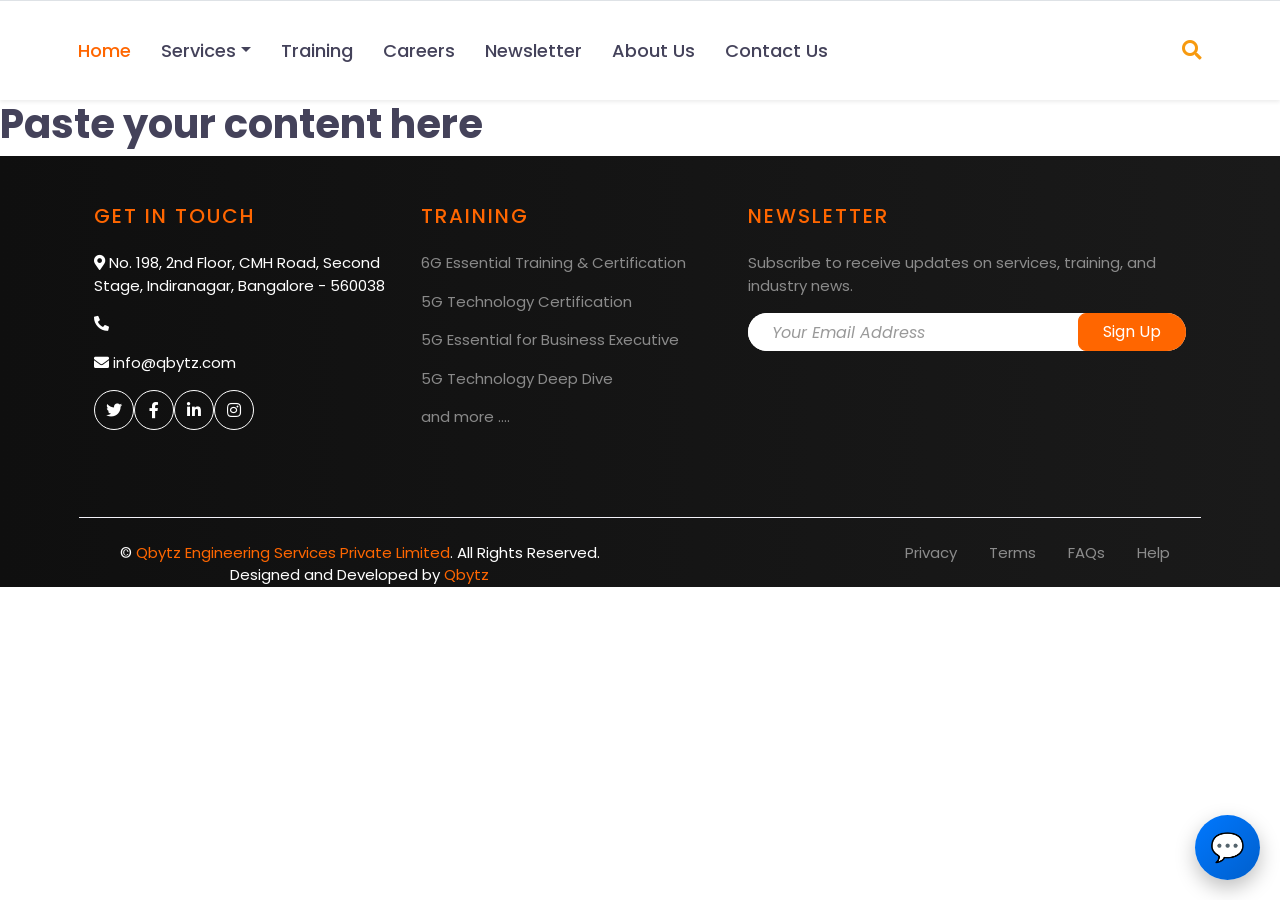
<file: src/Qbytz_Bot/privacy.html>
<!DOCTYPE html>
<html lang="en">

<head>
    <meta charset="utf-8">
    <title>Qbytz Engineering</title>
    <meta content="width=device-width, initial-scale=1.0" name="viewport">
    <meta content="Nekko Tech Website Templates" name="keywords">
    <meta content="Nekko Tech Website Templates" name="description">

    <!-- Favicon -->
    <link href="img/favicon.ico" rel="icon">

    <!-- Google Web Fonts -->
    <link rel="preconnect" href="https://fonts.gstatic.com">
    <link href="https://fonts.googleapis.com/css2?family=Poppins:wght@400;500;600;700&display=swap" rel="stylesheet"> 

    <!-- Font Awesome -->
    <link href="https://cdnjs.cloudflare.com/ajax/libs/font-awesome/5.10.0/css/all.min.css" rel="stylesheet">

    <!-- Libraries Stylesheet -->
    <link href="lib/owlcarousel/assets/owl.carousel.min.css" rel="stylesheet">

    <!-- Customized Bootstrap Stylesheet -->
    <link href="css/style.css" rel="stylesheet">

    <link rel="icon" type="image/x-icon" href="/img/favicon.jpg">
</head>

 <!-- Navbar Start -->
 <div class="container-fluid bg-white shadow-sm">
    <div class="row border-top px-xl-5">
        <div class="col-lg-12">
            <nav class="navbar navbar-expand-lg navbar-light py-3 px-0">
                <!-- Brand (visible only on mobile) -->
                <a href="#" class="navbar-brand d-block d-lg-none">
                    <h1 class="m-0"><span class="text-primary">Q</span>BYTZ</h1>
                </a>

                <!-- Toggler for mobile -->
                <button class="navbar-toggler" type="button" data-toggle="collapse" data-target="#navbarCollapse">
                    <span class="navbar-toggler-icon"></span>
                </button>

                <!-- Navbar content -->
                <div class="collapse navbar-collapse justify-content-between" id="navbarCollapse">
                    <!-- Left side nav -->
                    <div class="navbar-nav align-items-center">
                        <a href="index.html" class="nav-item nav-link active">Home</a>
                        <div class="nav-item dropdown">
                            <a href="#" class="nav-link dropdown-toggle" data-toggle="dropdown">Services</a>
                            <div class="dropdown-menu rounded-0 border-0 shadow-sm bg-white">
                                <a href="telecom.html" class="dropdown-item">Telecom</a>
                                <a href="embedded.html" class="dropdown-item">Embedded Software</a>
                                <a href="aiservices.html" class="dropdown-item">AI Serices</a>
                            </div>
                        </div>
                        <a href="course.html" class="nav-item nav-link">Training</a>
                        <a href="teacher.html" class="nav-item nav-link">Careers</a>
                        <a href="#" class="nav-item nav-link">Newsletter</a>
                        <a href="about.html" class="nav-item nav-link">About Us</a>
                        <a href="contact.html" class="nav-item nav-link">Contact Us</a>
                    </div>

                    <!-- Search Bar Right-Aligned -->
                    <div class="search-container ml-auto d-flex align-items-center">
                        <form action="">
                            <input type="search" placeholder="Search Here...">
                            <i class="fa fa-search"></i>
                        </form>
                    </div>
                </div>
            </nav>
        </div>
    </div>
</div>
<!-- Navbar End -->

<h1>Paste your content here</h1>

 <!-- Stylish Footer Start -->
 <footer class="footer bg-dark text-white pt-5">
    <div class="container px-4">
        <div class="row gy-5">
            <!-- Contact Info -->
            <div class="col-lg-7">
                <div class="row">
                    <div class="col-md-6 mb-4">
                        <h5 class="text-primary text-uppercase mb-4" style="letter-spacing: 2px;">Get In Touch</h5>
                        <p><i class="fa fa-map-marker-alt me-2"></i>  No. 198, 2nd Floor, CMH Road, Second Stage, Indiranagar, Bangalore - 560038</p>
                        <p><i class="fa fa-phone-alt me-2"></i></p>
                        <p><i class="fa fa-envelope me-2"></i>  info@qbytz.com</p>
                        <div class="d-flex gap-2 mt-3">
                            <a class="btn btn-outline-light btn-square rounded-circle" href="#"><i class="fab fa-twitter"></i></a>
                            <a class="btn btn-outline-light btn-square rounded-circle" href="#"><i class="fab fa-facebook-f"></i></a>
                            <a class="btn btn-outline-light btn-square rounded-circle" href="#"><i class="fab fa-linkedin-in"></i></a>
                            <a class="btn btn-outline-light btn-square rounded-circle" href="#"><i class="fab fa-instagram"></i></a>
                        </div>
                    </div>

                    <div class="col-md-6 mb-4">
                        <h5 class="text-primary text-uppercase mb-4" style="letter-spacing: 2px;">Training</h5>
                        <p class="text-white-50">6G Essential Training & Certification</p>
                        <p class="text-white-50">5G Technology Certification</p>
                        <p class="text-white-50">5G Essential for Business Executive</p>
                        <p class="text-white-50">5G Technology Deep Dive</p>
                        <p class="text-white-50">and more ....</p>

                    </div>
                </div>
            </div>

            <!-- Newsletter -->
            <div class="col-lg-5">
                <h5 class="text-primary text-uppercase mb-4" style="letter-spacing: 2px;">Newsletter</h5>
                <p class="text-white-50">Subscribe to receive updates on services, training, and industry news.</p>
                <form>
                    <div class="input-group rounded-pill overflow-hidden bg-white">
                        <input type="email" class="form-control border-0 px-4 py-3" placeholder="Your Email Address">
                        <button class="btn btn-primary px-4" type="submit">Sign Up</button>
                    </div>
                </form>
            </div>
        </div>

        <!-- Bottom Footer -->
        <div class="row mt-5 pt-4 border-top border-secondary">
            <div class="col-md-6 text-center text-md-start">
                <p class="mb-0">&copy; <a href="#" class="text-primary">Qbytz Engineering Services Private Limited</a>. All Rights Reserved. Designed and Developed by <a href="#" class="text-primary">Qbytz</a></p>
            </div>
            <div class="col-md-6 text-center text-md-end">
                <ul class="nav justify-content-center justify-content-md-end gap-3">
                    <li class="nav-item"><a class="nav-link text-white-50 py-0" href="privacy.html">Privacy</a></li>
                    <li class="nav-item"><a class="nav-link text-white-50 py-0" href="terms.html">Terms</a></li>
                    <li class="nav-item"><a class="nav-link text-white-50 py-0" href="FAQS.html">FAQs</a></li>
                    <li class="nav-item"><a class="nav-link text-white-50 py-0" href="help.html">Help</a></li>
                </ul>
            </div>
        </div>
    </div>
</footer>
<!-- Stylish Footer End -->
<style>
    /* Stylish Footer Enhancements */
.footer {
    background: linear-gradient(to right, #0f0f0f, #1a1a1a);
    font-size: 15px;
}

.footer .btn-square {
    width: 40px;
    height: 40px;
    display: inline-flex;
    align-items: center;
    justify-content: center;
    transition: background 0.3s, transform 0.3s;
}

.footer .btn-square:hover {
    background: #007bff;
    color: #fff;
    transform: translateY(-2px);
}

.footer .form-control:focus {
    box-shadow: none;
    border-color: #007bff;
}

.footer .nav-link:hover {
    color: #007bff !important;
    text-decoration: underline;
}

.footer input::placeholder {
    color: #999;
    font-style: italic;
}

</style>

<style>
/* === Chatbot Styles === */
.chat-toggle {
    position: fixed;
    bottom: 20px;
    right: 20px;
    background: linear-gradient(135deg, #0078ff, #005fcc);
    color: white;
    width: 65px;
    height: 65px;
    border-radius: 50%;
    box-shadow: 0 8px 20px rgba(0,0,0,0.25);
    display: flex;
    justify-content: center;
    align-items: center;
    font-size: 28px;
    cursor: pointer;
    transition: all 0.3s ease;
    z-index: 1000;
    animation: ringPulse 2s infinite;
}
.chat-toggle:hover { transform: scale(1.15) rotate(10deg); }
@keyframes ringPulse {
    0% { box-shadow: 0 0 0 0 rgba(0, 120, 255, 0.6); transform: rotate(0deg); }
    10% { transform: rotate(15deg); }
    20% { transform: rotate(-15deg); }
    30% { transform: rotate(10deg); }
    40% { transform: rotate(-10deg); }
    50% { transform: rotate(5deg); }
    60% { transform: rotate(-5deg); box-shadow: 0 0 0 20px rgba(0, 120, 255, 0); }
    100% { transform: rotate(0deg); box-shadow: 0 0 0 0 rgba(0, 120, 255, 0); }
}
.chat-container {
    position: fixed;
    bottom: 100px; /* ⬅ was 90px, increased to move it slightly higher from bottom */
    right: 20px;
    width: 370px;
    height: 520px;
    background: rgba(255, 255, 255, 0.95);
    backdrop-filter: blur(12px);
    border-radius: 16px;
    box-shadow: 0 12px 30px rgba(0,0,0,0.25);
    display: flex;
    flex-direction: column;
    overflow: hidden;
    transform: translateY(20px) scale(0.95);
    opacity: 0;
    visibility: hidden;
    transition: all 0.3s ease;
    z-index: 9999; /* ⬅ higher z-index so it’s above navbar */
}

.chat-container.open {
    transform: translateY(0) scale(1);
    opacity: 1;
    visibility: visible;
}

/* Chat header stays fixed within the chatbot */
.chat-header {
    position: sticky; /* ⬅ Ensures header is always visible */
    top: 0;
    background: linear-gradient(135deg, #0078ff, #005fcc);
    color: white;
    padding: 14px;
    font-size: 18px;
    font-weight: bold;
    text-align: center;
    box-shadow: 0 2px 6px rgba(0,0,0,0.2);
    z-index: 2;
}

.chat-box {
    flex: 1;
    padding: 12px;
    overflow-y: auto;
    background: rgba(249, 249, 249, 0.6);
    display: flex;
    flex-direction: column;
}
.chat-box::-webkit-scrollbar { width: 6px; }
.chat-box::-webkit-scrollbar-thumb { background: rgba(0,0,0,0.25); border-radius: 3px; }
.message {
    margin: 8px 0;
    padding: 10px 14px;
    border-radius: 20px;
    max-width: 75%;
    word-wrap: break-word;
    font-size: 14px;
    box-shadow: 0 2px 6px rgba(0,0,0,0.1);
    animation: fadeInUp 0.3s ease;
}
.message.user {
    background: linear-gradient(135deg, #0078ff, #005fcc);
    color: white;
    border-bottom-right-radius: 6px;
    align-self: flex-end;
}
.message.bot {
    background: white;
    color: #333;
    border-bottom-left-radius: 6px;
    align-self: flex-start;
}
.typing {
    display: flex;
    align-items: center;
    gap: 4px;
    font-size: 12px;
    color: #555;
    margin: 8px 0;
}
.dot {
    width: 6px;
    height: 6px;
    background: #555;
    border-radius: 50%;
    animation: blink 1.4s infinite ease-in-out;
}
.dot:nth-child(2) { animation-delay: 0.2s; }
.dot:nth-child(3) { animation-delay: 0.4s; }
@keyframes blink {
    0%, 80%, 100% { transform: scale(0.8); opacity: 0.4; }
    40% { transform: scale(1); opacity: 1; }
}
.input-area {
    display: flex;
    border-top: 1px solid #ddd;
    background: rgba(255,255,255,0.9);
    padding: 6px;
}
.input-area input {
    flex: 1;
    border: none;
    padding: 12px;
    font-size: 14px;
    outline: none;
    border-radius: 12px;
    background: #f1f3f6;
    margin-right: 6px;
}
.input-area button {
    border: none;
    background: linear-gradient(135deg, #0078ff, #005fcc);
    border-radius: 12px;
    padding: 8px 12px;
    display: flex;
    align-items: center;
    justify-content: center;
    transition: background 0.2s, transform 0.2s;
}
.input-area button:hover {
    background: linear-gradient(135deg, #006ae0, #004cb3);
    transform: scale(1.05);
}
@keyframes fadeInUp {
    from { opacity: 0; transform: translateY(10px); }
    to { opacity: 1; transform: translateY(0); }
}
@media (max-width: 480px) {
    .chat-container { width: 90%; height: 70%; right: 5%; }
}
</style>

<div class="chat-toggle" onclick="toggleChat()">💬</div>
<div class="chat-container" id="chat-container">
    <div class="chat-header">TensAI Chatbot</div>
    <div id="chat-box" class="chat-box"></div>
    <div class="input-area">
        <input type="text" id="user-input" placeholder="Type your message..."
               onkeypress="if(event.key==='Enter'){sendMessage()}"/>
        <button onclick="sendMessage()" aria-label="Send">
            <svg xmlns="http://www.w3.org/2000/svg" viewBox="0 0 24 24"
                 width="20" height="20" fill="white">
                <path d="M2.01 21L23 12 2.01 3 2 10l15 2-15 2z"/>
            </svg>
        </button>
    </div>
</div>

<script>
// Initialize chat session and load history
let sessionId = localStorage.getItem("chat_session_id") || null;
let chatHistory = JSON.parse(localStorage.getItem("chat_history")) || [];
let typingIndicator = null;

// Load chat history when page loads
window.addEventListener('DOMContentLoaded', () => {
    loadChatHistory();
});

function toggleChat() {
    const chatContainer = document.getElementById("chat-container");
    chatContainer.classList.toggle("open");
    
    // Scroll to bottom when opening
    if (chatContainer.classList.contains("open")) {
        setTimeout(() => {
            document.getElementById("chat-box").scrollTop = 
                document.getElementById("chat-box").scrollHeight;
        }, 100);
    }
}

function loadChatHistory() {
    const chatBox = document.getElementById("chat-box");
    chatBox.innerHTML = '';
    
    if (chatHistory.length === 0) {
        // Default welcome message
        addMessage("Hello! I am TensAI, Qbytz's Chatbot 🤖", "bot");
    } else {
        chatHistory.forEach(msg => {
            const msgElement = document.createElement("div");
            msgElement.classList.add("message", msg.sender);
            msgElement.innerText = msg.text;
            chatBox.appendChild(msgElement);
        });
    }
    
    if (chatBox.children.length > 0) {
        chatBox.scrollTop = chatBox.scrollHeight;
    }
}

function addMessage(text, sender) {
    const chatBox = document.getElementById("chat-box");
    const msg = document.createElement("div");
    msg.classList.add("message", sender);
    msg.innerText = text;
    chatBox.appendChild(msg);
    chatBox.scrollTop = chatBox.scrollHeight;
    
    // Save to history
    chatHistory.push({ text, sender });
    localStorage.setItem("chat_history", JSON.stringify(chatHistory));
}

function showTypingIndicator() {
    if (!typingIndicator) {
        const chatBox = document.getElementById("chat-box");
        typingIndicator = document.createElement("div");
        typingIndicator.classList.add("typing");
        typingIndicator.innerHTML = `<span class="dot"></span><span class="dot"></span><span class="dot"></span>`;
        chatBox.appendChild(typingIndicator);
        chatBox.scrollTop = chatBox.scrollHeight;
    }
}

function hideTypingIndicator() {
    if (typingIndicator) {
        typingIndicator.remove();
        typingIndicator = null;
    }
}

async function sendMessage() {
    const inputField = document.getElementById("user-input");
    const userText = inputField.value.trim();
    if (!userText) return;

    addMessage(userText, "user");
    inputField.value = "";

    showTypingIndicator();

    try {
        const response = await fetch("http://18.61.48.96:5000/chat", {
            method: "POST",
            headers: {"Content-Type": "application/json"},
            body: JSON.stringify({
                user_query: userText,
                session_id: sessionId
            })
        });

        const data = await response.json();
        hideTypingIndicator();

        if (data.reply) {
            addMessage(data.reply, "bot");
        } else if (data.error) {
            addMessage("Error: " + data.error, "bot");
        }

        if (data.session_id && !sessionId) {
            sessionId = data.session_id;
            localStorage.setItem("chat_session_id", sessionId);
        }

    } catch (err) {
        hideTypingIndicator();
        addMessage("Error: Could not connect to server.", "bot");
    }
}
</script>
</body>

</html>
</file>
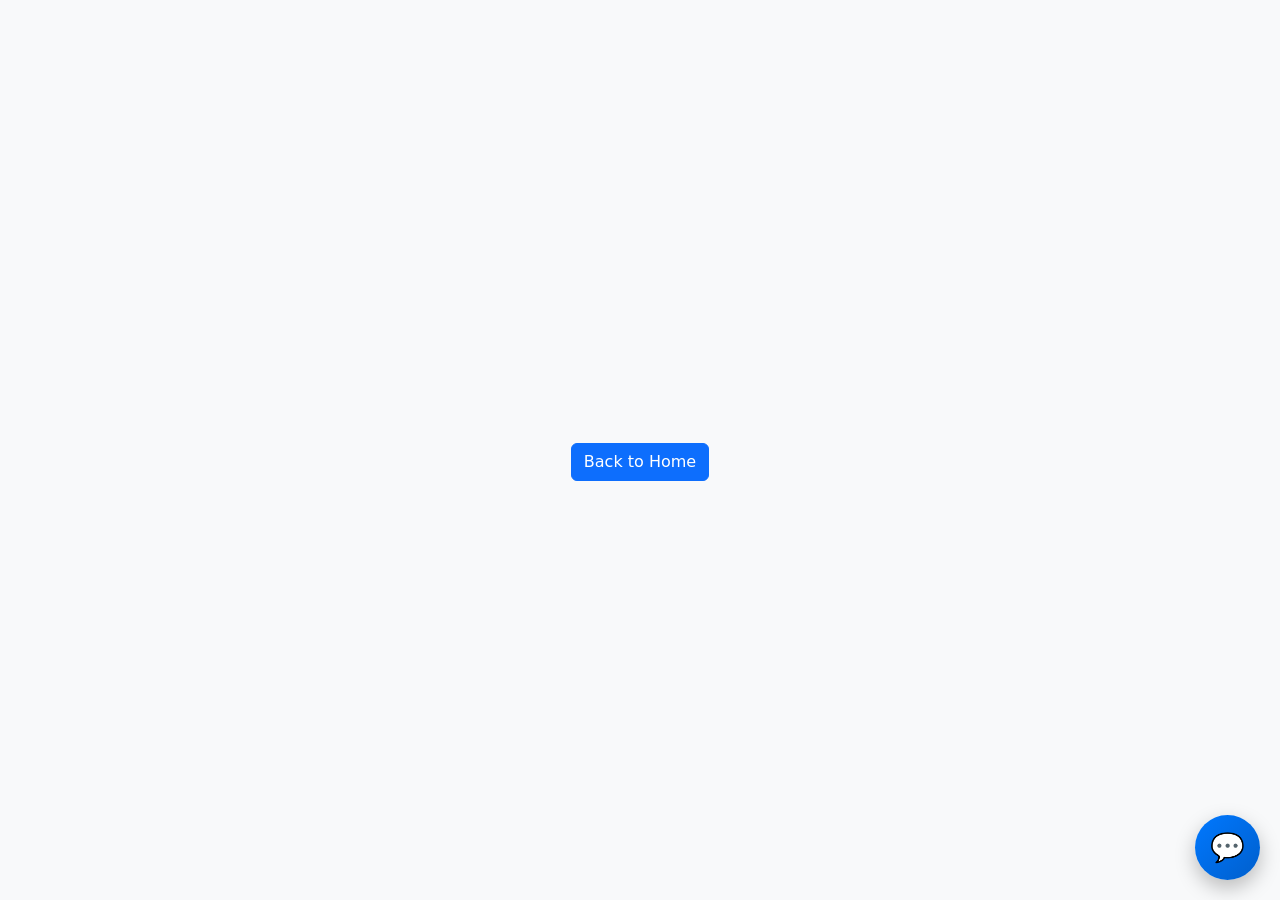
<file: src/Qbytz_Bot/response.html>
<!DOCTYPE html>
<html lang="en">
<head>
    <meta charset="UTF-8">
    <title>Registration Status</title>
    <link href="https://cdn.jsdelivr.net/npm/bootstrap@5.3.3/dist/css/bootstrap.min.css" rel="stylesheet">
    <link rel="icon" type="image/x-icon" href="/img/favicon.jpg">
    <script>
        window.onload = function () {
            const urlParams = new URLSearchParams(window.location.search);
            const status = urlParams.get('status');
            const messageBox = document.getElementById('message');

            if (status === 'success') {
                messageBox.innerHTML = '<div class="alert alert-success text-center">Thank you for signing up! We will contact you soon.</div>';
            } else if (status === 'error') {
                messageBox.innerHTML = '<div class="alert alert-danger text-center">Oops! Something went wrong. Please try again.</div>';
            }
        };
    </script>
</head>
<body class="d-flex align-items-center justify-content-center vh-100 bg-light">
    <div class="container">
        <div id="message"></div>
        <div class="text-center mt-4">
            <a href="index.html" class="btn btn-primary">Back to Home</a>
        </div>
    </div>

<style>
/* === Chatbot Styles === */
.chat-toggle {
    position: fixed;
    bottom: 20px;
    right: 20px;
    background: linear-gradient(135deg, #0078ff, #005fcc);
    color: white;
    width: 65px;
    height: 65px;
    border-radius: 50%;
    box-shadow: 0 8px 20px rgba(0,0,0,0.25);
    display: flex;
    justify-content: center;
    align-items: center;
    font-size: 28px;
    cursor: pointer;
    transition: all 0.3s ease;
    z-index: 1000;
    animation: ringPulse 2s infinite;
}
.chat-toggle:hover { transform: scale(1.15) rotate(10deg); }
@keyframes ringPulse {
    0% { box-shadow: 0 0 0 0 rgba(0, 120, 255, 0.6); transform: rotate(0deg); }
    10% { transform: rotate(15deg); }
    20% { transform: rotate(-15deg); }
    30% { transform: rotate(10deg); }
    40% { transform: rotate(-10deg); }
    50% { transform: rotate(5deg); }
    60% { transform: rotate(-5deg); box-shadow: 0 0 0 20px rgba(0, 120, 255, 0); }
    100% { transform: rotate(0deg); box-shadow: 0 0 0 0 rgba(0, 120, 255, 0); }
}
.chat-container {
    position: fixed;
    bottom: 100px; /* ⬅ was 90px, increased to move it slightly higher from bottom */
    right: 20px;
    width: 370px;
    height: 520px;
    background: rgba(255, 255, 255, 0.95);
    backdrop-filter: blur(12px);
    border-radius: 16px;
    box-shadow: 0 12px 30px rgba(0,0,0,0.25);
    display: flex;
    flex-direction: column;
    overflow: hidden;
    transform: translateY(20px) scale(0.95);
    opacity: 0;
    visibility: hidden;
    transition: all 0.3s ease;
    z-index: 9999; /* ⬅ higher z-index so it’s above navbar */
}

.chat-container.open {
    transform: translateY(0) scale(1);
    opacity: 1;
    visibility: visible;
}

/* Chat header stays fixed within the chatbot */
.chat-header {
    position: sticky; /* ⬅ Ensures header is always visible */
    top: 0;
    background: linear-gradient(135deg, #0078ff, #005fcc);
    color: white;
    padding: 14px;
    font-size: 18px;
    font-weight: bold;
    text-align: center;
    box-shadow: 0 2px 6px rgba(0,0,0,0.2);
    z-index: 2;
}

.chat-box {
    flex: 1;
    padding: 12px;
    overflow-y: auto;
    background: rgba(249, 249, 249, 0.6);
    display: flex;
    flex-direction: column;
}
.chat-box::-webkit-scrollbar { width: 6px; }
.chat-box::-webkit-scrollbar-thumb { background: rgba(0,0,0,0.25); border-radius: 3px; }
.message {
    margin: 8px 0;
    padding: 10px 14px;
    border-radius: 20px;
    max-width: 75%;
    word-wrap: break-word;
    font-size: 14px;
    box-shadow: 0 2px 6px rgba(0,0,0,0.1);
    animation: fadeInUp 0.3s ease;
}
.message.user {
    background: linear-gradient(135deg, #0078ff, #005fcc);
    color: white;
    border-bottom-right-radius: 6px;
    align-self: flex-end;
}
.message.bot {
    background: white;
    color: #333;
    border-bottom-left-radius: 6px;
    align-self: flex-start;
}
.typing {
    display: flex;
    align-items: center;
    gap: 4px;
    font-size: 12px;
    color: #555;
    margin: 8px 0;
}
.dot {
    width: 6px;
    height: 6px;
    background: #555;
    border-radius: 50%;
    animation: blink 1.4s infinite ease-in-out;
}
.dot:nth-child(2) { animation-delay: 0.2s; }
.dot:nth-child(3) { animation-delay: 0.4s; }
@keyframes blink {
    0%, 80%, 100% { transform: scale(0.8); opacity: 0.4; }
    40% { transform: scale(1); opacity: 1; }
}
.input-area {
    display: flex;
    border-top: 1px solid #ddd;
    background: rgba(255,255,255,0.9);
    padding: 6px;
}
.input-area input {
    flex: 1;
    border: none;
    padding: 12px;
    font-size: 14px;
    outline: none;
    border-radius: 12px;
    background: #f1f3f6;
    margin-right: 6px;
}
.input-area button {
    border: none;
    background: linear-gradient(135deg, #0078ff, #005fcc);
    border-radius: 12px;
    padding: 8px 12px;
    display: flex;
    align-items: center;
    justify-content: center;
    transition: background 0.2s, transform 0.2s;
}
.input-area button:hover {
    background: linear-gradient(135deg, #006ae0, #004cb3);
    transform: scale(1.05);
}
@keyframes fadeInUp {
    from { opacity: 0; transform: translateY(10px); }
    to { opacity: 1; transform: translateY(0); }
}
@media (max-width: 480px) {
    .chat-container { width: 90%; height: 70%; right: 5%; }
}
</style>

<div class="chat-toggle" onclick="toggleChat()">💬</div>
<div class="chat-container" id="chat-container">
    <div class="chat-header">TensAI Chatbot</div>
    <div id="chat-box" class="chat-box"></div>
    <div class="input-area">
        <input type="text" id="user-input" placeholder="Type your message..."
               onkeypress="if(event.key==='Enter'){sendMessage()}"/>
        <button onclick="sendMessage()" aria-label="Send">
            <svg xmlns="http://www.w3.org/2000/svg" viewBox="0 0 24 24"
                 width="20" height="20" fill="white">
                <path d="M2.01 21L23 12 2.01 3 2 10l15 2-15 2z"/>
            </svg>
        </button>
    </div>
</div>

<script>
// Initialize chat session and load history
let sessionId = localStorage.getItem("chat_session_id") || null;
let chatHistory = JSON.parse(localStorage.getItem("chat_history")) || [];
let typingIndicator = null;

// Load chat history when page loads
window.addEventListener('DOMContentLoaded', () => {
    loadChatHistory();
});

function toggleChat() {
    const chatContainer = document.getElementById("chat-container");
    chatContainer.classList.toggle("open");
    
    // Scroll to bottom when opening
    if (chatContainer.classList.contains("open")) {
        setTimeout(() => {
            document.getElementById("chat-box").scrollTop = 
                document.getElementById("chat-box").scrollHeight;
        }, 100);
    }
}

function loadChatHistory() {
    const chatBox = document.getElementById("chat-box");
    chatBox.innerHTML = '';
    
    if (chatHistory.length === 0) {
        // Default welcome message
        addMessage("Hello! I am TensAI, Qbytz's Chatbot 🤖", "bot");
    } else {
        chatHistory.forEach(msg => {
            const msgElement = document.createElement("div");
            msgElement.classList.add("message", msg.sender);
            msgElement.innerText = msg.text;
            chatBox.appendChild(msgElement);
        });
    }
    
    if (chatBox.children.length > 0) {
        chatBox.scrollTop = chatBox.scrollHeight;
    }
}

function addMessage(text, sender) {
    const chatBox = document.getElementById("chat-box");
    const msg = document.createElement("div");
    msg.classList.add("message", sender);
    msg.innerText = text;
    chatBox.appendChild(msg);
    chatBox.scrollTop = chatBox.scrollHeight;
    
    // Save to history
    chatHistory.push({ text, sender });
    localStorage.setItem("chat_history", JSON.stringify(chatHistory));
}

function showTypingIndicator() {
    if (!typingIndicator) {
        const chatBox = document.getElementById("chat-box");
        typingIndicator = document.createElement("div");
        typingIndicator.classList.add("typing");
        typingIndicator.innerHTML = `<span class="dot"></span><span class="dot"></span><span class="dot"></span>`;
        chatBox.appendChild(typingIndicator);
        chatBox.scrollTop = chatBox.scrollHeight;
    }
}

function hideTypingIndicator() {
    if (typingIndicator) {
        typingIndicator.remove();
        typingIndicator = null;
    }
}

async function sendMessage() {
    const inputField = document.getElementById("user-input");
    const userText = inputField.value.trim();
    if (!userText) return;

    addMessage(userText, "user");
    inputField.value = "";

    showTypingIndicator();

    try {
        const response = await fetch("http://18.61.48.96:5000/chat", {
            method: "POST",
            headers: {"Content-Type": "application/json"},
            body: JSON.stringify({
                user_query: userText,
                session_id: sessionId
            })
        });

        const data = await response.json();
        hideTypingIndicator();

        if (data.reply) {
            addMessage(data.reply, "bot");
        } else if (data.error) {
            addMessage("Error: " + data.error, "bot");
        }

        if (data.session_id && !sessionId) {
            sessionId = data.session_id;
            localStorage.setItem("chat_session_id", sessionId);
        }

    } catch (err) {
        hideTypingIndicator();
        addMessage("Error: Could not connect to server.", "bot");
    }
}
</script>
</body>

</html>
</file>
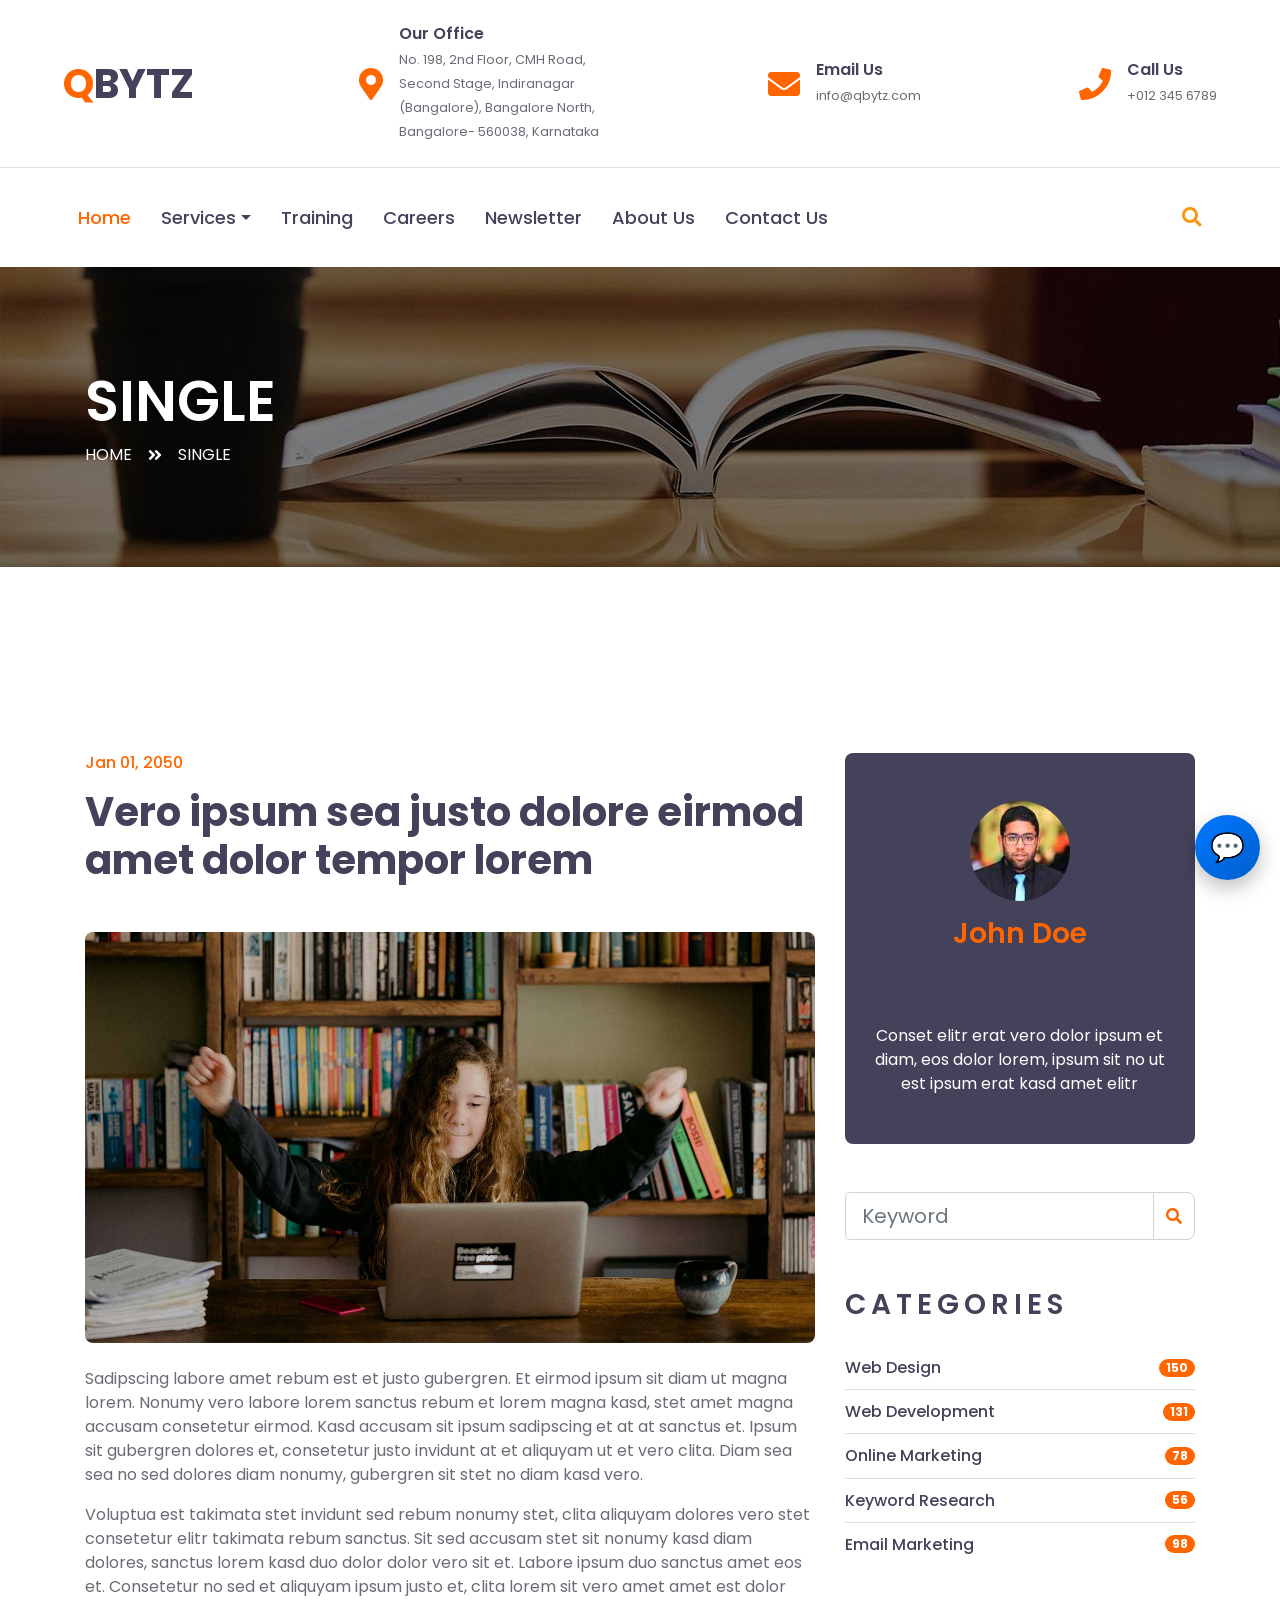
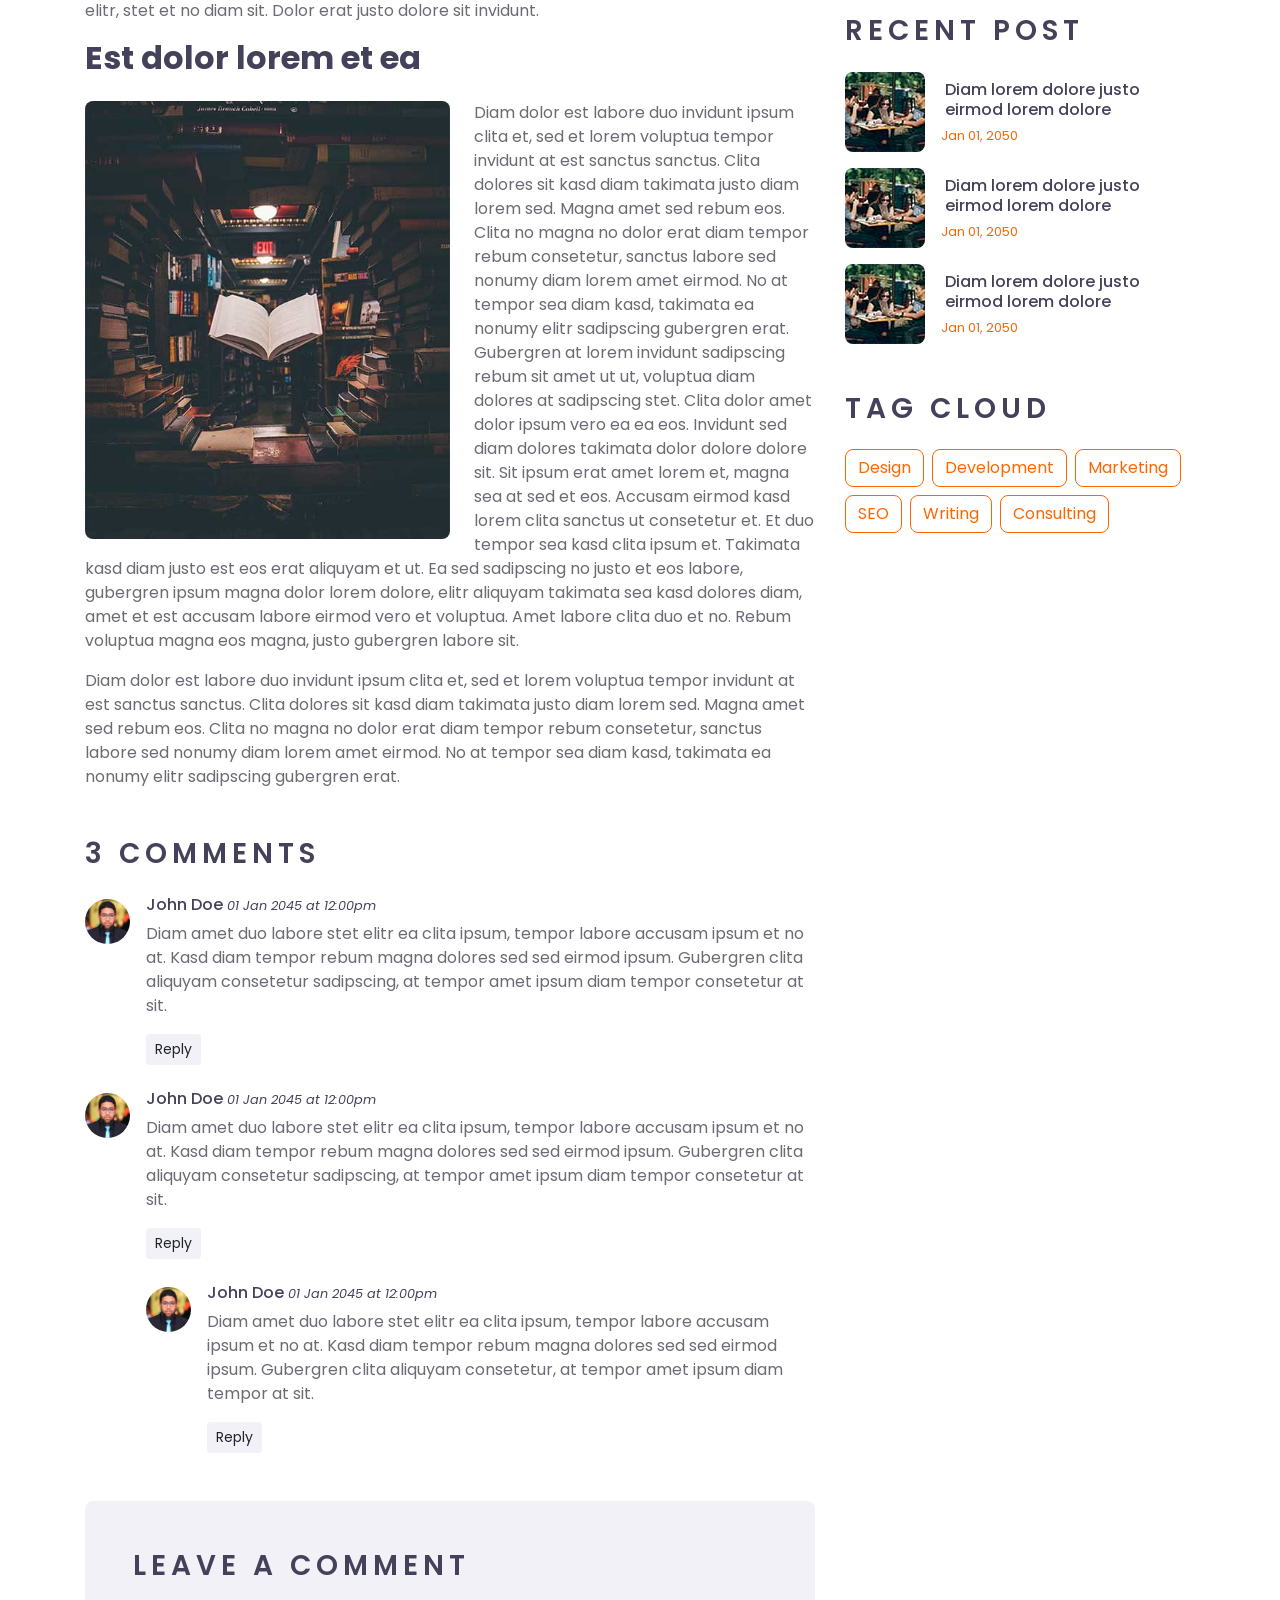
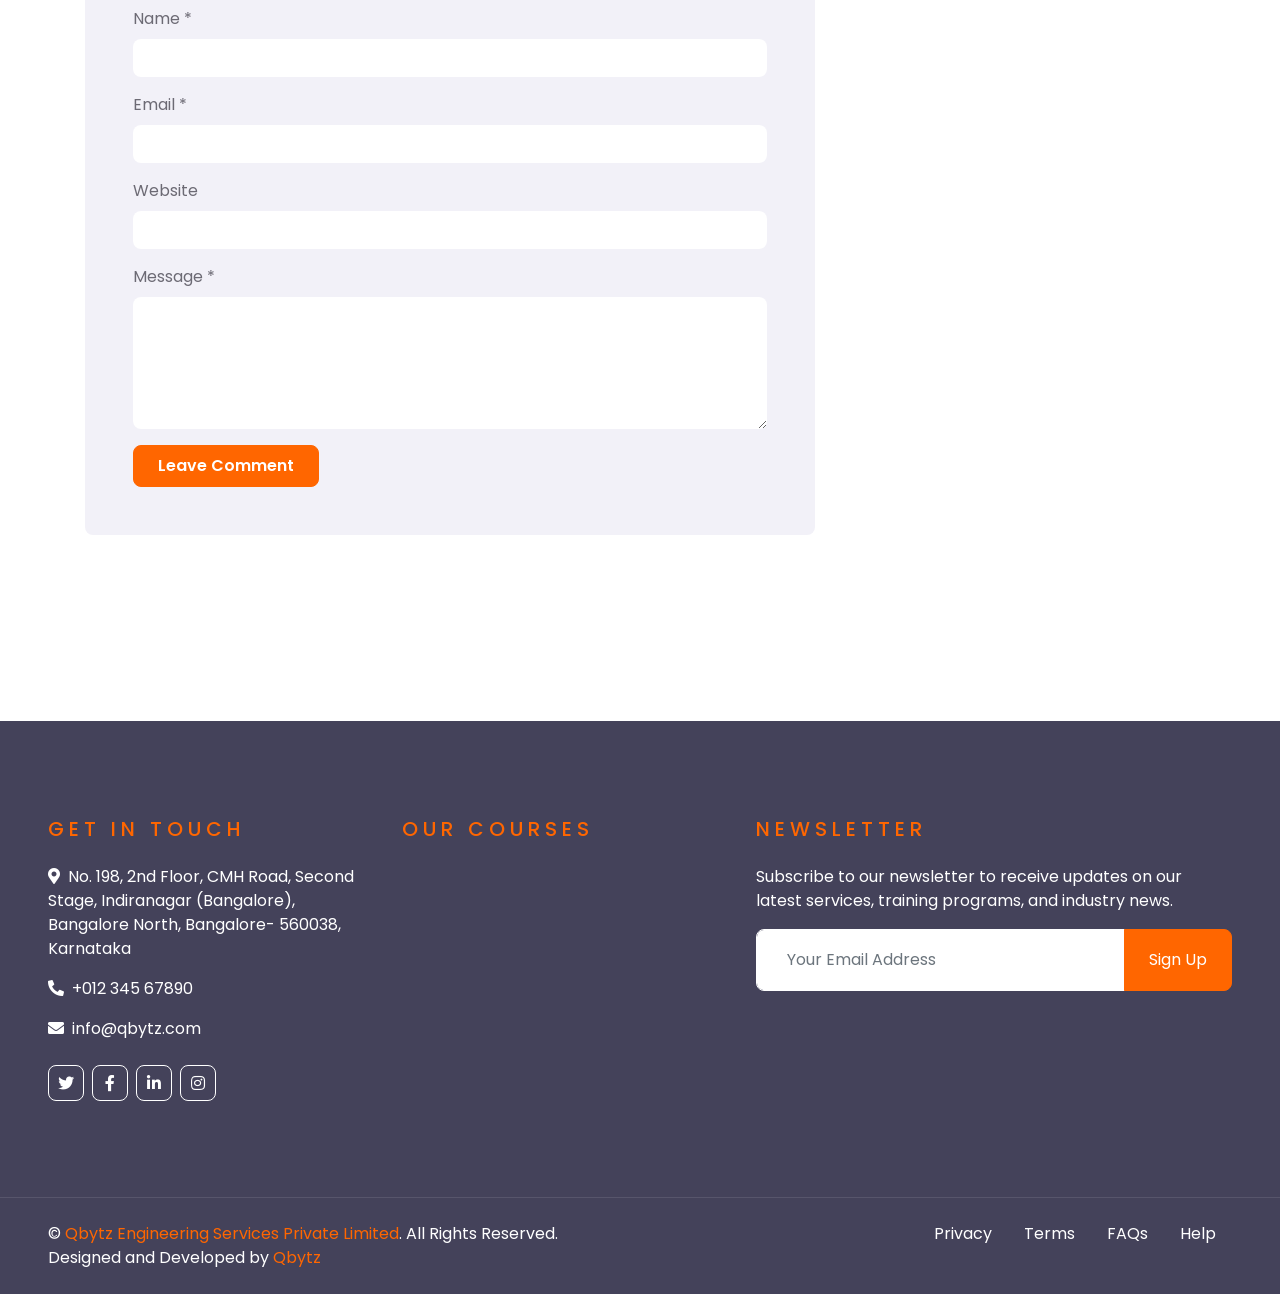
<file: src/Qbytz_Bot/single copy.html>
<!DOCTYPE html>
<html lang="en">

<head>
    <meta charset="utf-8">
    <title>Qbytz</title>
    <meta content="width=device-width, initial-scale=1.0" name="viewport">
    <meta content="Nekko Tech Website Templates" name="keywords">
    <meta content="Nekko Tech Website Templates" name="description">

    <!-- Favicon -->
    <link href="img/favicon.ico" rel="icon">

    <!-- Google Web Fonts -->
    <link rel="preconnect" href="https://fonts.gstatic.com">
    <link href="https://fonts.googleapis.com/css2?family=Poppins:wght@400;500;600;700&display=swap" rel="stylesheet"> 

    <!-- Font Awesome -->
    <link href="https://cdnjs.cloudflare.com/ajax/libs/font-awesome/5.10.0/css/all.min.css" rel="stylesheet">

    <!-- Libraries Stylesheet -->
    <link href="lib/owlcarousel/assets/owl.carousel.min.css" rel="stylesheet">

    <!-- Customized Bootstrap Stylesheet -->
    <link href="css/style.css" rel="stylesheet">
    <link rel="icon" type="image/x-icon" href="/img/favicon.jpg">

</head>

<body>
    <!-- Topbar Start -->
    <div class="container-fluid d-none d-lg-block">
        <div class="row align-items-center py-4 px-xl-5">
            <div class="col-lg-3">
                <a href="" class="text-decoration-none">
                    <h1 class="m-0"><span class="text-primary">Q</span>BYTZ</h1>
                </a>
            </div>
            <div class="col-lg-3 text-right">
                <div class="d-inline-flex align-items-center">
                    <i class="fa fa-2x fa-map-marker-alt text-primary mr-3"></i>
                    <div class="text-left">
                        <h6 class="font-weight-semi-bold mb-1">Our Office</h6>
                        <small>No. 198, 2nd Floor, CMH Road, Second Stage, Indiranagar (Bangalore), Bangalore North, Bangalore- 560038, Karnataka</small>
                    </div>
                </div>
            </div>
            <div class="col-lg-3 text-right">
                <div class="d-inline-flex align-items-center">
                    <i class="fa fa-2x fa-envelope text-primary mr-3"></i>
                    <div class="text-left">
                        <h6 class="font-weight-semi-bold mb-1">Email Us</h6>
                        <small>info@qbytz.com</small>
                    </div>
                </div>
            </div>
            <div class="col-lg-3 text-right">
                <div class="d-inline-flex align-items-center">
                    <i class="fa fa-2x fa-phone text-primary mr-3"></i>
                    <div class="text-left">
                        <h6 class="font-weight-semi-bold mb-1">Call Us</h6>
                        <small>+012 345 6789</small>
                    </div>
                </div>
            </div>
        </div>
    </div>
    <!-- Topbar End -->


      <!-- Navbar Start -->
<div class="container-fluid bg-white shadow-sm">
    <div class="row border-top px-xl-5">
        <div class="col-lg-12">
            <nav class="navbar navbar-expand-lg navbar-light py-3 px-0">
                <!-- Brand (visible only on mobile) -->
                <a href="#" class="navbar-brand d-block d-lg-none">
                    <h1 class="m-0"><span class="text-primary">Q</span>BYTZ</h1>
                </a>

                <!-- Toggler for mobile -->
                <button class="navbar-toggler" type="button" data-toggle="collapse" data-target="#navbarCollapse">
                    <span class="navbar-toggler-icon"></span>
                </button>

                <!-- Navbar content -->
                <div class="collapse navbar-collapse justify-content-between" id="navbarCollapse">
                    <!-- Left side nav -->
                    <div class="navbar-nav align-items-center">
                        <a href="index.html" class="nav-item nav-link active">Home</a>
                        <div class="nav-item dropdown">
                            <a href="#" class="nav-link dropdown-toggle" data-toggle="dropdown">Services</a>
                            <div class="dropdown-menu rounded-0 border-0 shadow-sm bg-white">
                                <a href="#" class="dropdown-item">Telecom</a>
                                <a href="#" class="dropdown-item">Embedded Software</a>
                                <a href="#" class="dropdown-item">AI Services</a>
                            </div>
                        </div>
                        <a href="course.html" class="nav-item nav-link">Training</a>
                        <a href="teacher.html" class="nav-item nav-link">Careers</a>
                        <a href="#" class="nav-item nav-link">Newsletter</a>
                        <a href="about.html" class="nav-item nav-link">About Us</a>
                        <a href="contact.html" class="nav-item nav-link">Contact Us</a>
                    </div>

                    <!-- Search Bar Right-Aligned -->
                    <div class="search-container ml-auto d-flex align-items-center">
                        <form action="">
                            <input type="search" placeholder="Search Here...">
                            <i class="fa fa-search"></i>
                        </form>
                    </div>
                </div>
            </nav>
        </div>
    </div>
</div>
<!-- Navbar End -->

    <!-- Header Start -->
    <div class="container-fluid page-header" style="margin-bottom: 90px;">
        <div class="container">
            <div class="d-flex flex-column justify-content-center" style="min-height: 300px">
                <h3 class="display-4 text-white text-uppercase">Single</h3>
                <div class="d-inline-flex text-white">
                    <p class="m-0 text-uppercase"><a class="text-white" href="">Home</a></p>
                    <i class="fa fa-angle-double-right pt-1 px-3"></i>
                    <p class="m-0 text-uppercase">Single</p>
                </div>
            </div>
        </div>
    </div>
    <!-- Header End -->


    <!-- Detail Start -->
    <div class="container-fluid py-5">
        <div class="container py-5">
            <div class="row">
                <div class="col-lg-8">
                    <div class="mb-5">
                        <h6 class="text-primary mb-3">Jan 01, 2050</h6>
                        <h1 class="mb-5">Vero ipsum sea justo dolore eirmod amet dolor tempor lorem</h1>
                        <img class="img-fluid rounded w-100 mb-4" src="img/carousel-1.jpg" alt="Image">
                        <p>Sadipscing labore amet rebum est et justo gubergren. Et eirmod ipsum sit diam ut magna lorem.
                            Nonumy vero labore lorem sanctus rebum et lorem magna kasd, stet amet magna accusam
                            consetetur eirmod. Kasd accusam sit ipsum sadipscing et at at sanctus et. Ipsum sit
                            gubergren dolores et, consetetur justo invidunt at et aliquyam ut et vero clita. Diam sea
                            sea no sed dolores diam nonumy, gubergren sit stet no diam kasd vero.</p>
                        <p>Voluptua est takimata stet invidunt sed rebum nonumy stet, clita aliquyam dolores vero stet
                            consetetur elitr takimata rebum sanctus. Sit sed accusam stet sit nonumy kasd diam dolores,
                            sanctus lorem kasd duo dolor dolor vero sit et. Labore ipsum duo sanctus amet eos et.
                            Consetetur no sed et aliquyam ipsum justo et, clita lorem sit vero amet amet est dolor
                            elitr, stet et no diam sit. Dolor erat justo dolore sit invidunt.</p>
                        <h2 class="mb-4">Est dolor lorem et ea</h2>
                        <img class="img-fluid rounded w-50 float-left mr-4 mb-3" src="img/blog-1.jpg" alt="Image">
                        <p>Diam dolor est labore duo invidunt ipsum clita et, sed et lorem voluptua tempor invidunt at
                            est sanctus sanctus. Clita dolores sit kasd diam takimata justo diam lorem sed. Magna amet
                            sed rebum eos. Clita no magna no dolor erat diam tempor rebum consetetur, sanctus labore sed
                            nonumy diam lorem amet eirmod. No at tempor sea diam kasd, takimata ea nonumy elitr
                            sadipscing gubergren erat. Gubergren at lorem invidunt sadipscing rebum sit amet ut ut,
                            voluptua diam dolores at sadipscing stet. Clita dolor amet dolor ipsum vero ea ea eos.
                            Invidunt sed diam dolores takimata dolor dolore dolore sit. Sit ipsum erat amet lorem et,
                            magna sea at sed et eos. Accusam eirmod kasd lorem clita sanctus ut consetetur et. Et duo
                            tempor sea kasd clita ipsum et. Takimata kasd diam justo est eos erat aliquyam et ut. Ea sed
                            sadipscing no justo et eos labore, gubergren ipsum magna dolor lorem dolore, elitr aliquyam
                            takimata sea kasd dolores diam, amet et est accusam labore eirmod vero et voluptua. Amet
                            labore clita duo et no. Rebum voluptua magna eos magna, justo gubergren labore sit.</p>
                        <p>Diam dolor est labore duo invidunt ipsum clita et, sed et lorem voluptua tempor invidunt at
                            est sanctus sanctus. Clita dolores sit kasd diam takimata justo diam lorem sed. Magna amet
                            sed rebum eos. Clita no magna no dolor erat diam tempor rebum consetetur, sanctus labore sed
                            nonumy diam lorem amet eirmod. No at tempor sea diam kasd, takimata ea nonumy elitr
                            sadipscing gubergren erat.</p>
                    </div>

                    <!-- Comment List -->
                    <div class="mb-5">
                        <h3 class="text-uppercase mb-4" style="letter-spacing: 5px;">3 Comments</h3>
                        <div class="media mb-4">
                            <img src="img/user.jpg" alt="Image" class="img-fluid rounded-circle mr-3 mt-1"
                                style="width: 45px;">
                            <div class="media-body">
                                <h6>John Doe <small><i>01 Jan 2045 at 12:00pm</i></small></h6>
                                <p>Diam amet duo labore stet elitr ea clita ipsum, tempor labore accusam ipsum et no at.
                                    Kasd diam tempor rebum magna dolores sed sed eirmod ipsum. Gubergren clita aliquyam
                                    consetetur sadipscing, at tempor amet ipsum diam tempor consetetur at sit.</p>
                                <button class="btn btn-sm btn-secondary">Reply</button>
                            </div>
                        </div>
                        <div class="media mb-4">
                            <img src="img/user.jpg" alt="Image" class="img-fluid rounded-circle mr-3 mt-1"
                                style="width: 45px;">
                            <div class="media-body">
                                <h6>John Doe <small><i>01 Jan 2045 at 12:00pm</i></small></h6>
                                <p>Diam amet duo labore stet elitr ea clita ipsum, tempor labore accusam ipsum et no at.
                                    Kasd diam tempor rebum magna dolores sed sed eirmod ipsum. Gubergren clita aliquyam
                                    consetetur sadipscing, at tempor amet ipsum diam tempor consetetur at sit.</p>
                                <button class="btn btn-sm btn-secondary">Reply</button>
                                <div class="media mt-4">
                                    <img src="img/user.jpg" alt="Image" class="img-fluid rounded-circle mr-3 mt-1"
                                        style="width: 45px;">
                                    <div class="media-body">
                                        <h6>John Doe <small><i>01 Jan 2045 at 12:00pm</i></small></h6>
                                        <p>Diam amet duo labore stet elitr ea clita ipsum, tempor labore accusam ipsum
                                            et no at. Kasd diam tempor rebum magna dolores sed sed eirmod ipsum.
                                            Gubergren clita aliquyam consetetur, at tempor amet ipsum diam tempor at
                                            sit.</p>
                                        <button class="btn btn-sm btn-secondary">Reply</button>
                                    </div>
                                </div>
                            </div>
                        </div>
                    </div>

                    <!-- Comment Form -->
                    <div class="bg-secondary rounded p-5">
                        <h3 class="text-uppercase mb-4" style="letter-spacing: 5px;">Leave a comment</h3>
                        <form>
                            <div class="form-group">
                                <label for="name">Name *</label>
                                <input type="text" class="form-control border-0" id="name">
                            </div>
                            <div class="form-group">
                                <label for="email">Email *</label>
                                <input type="email" class="form-control border-0" id="email">
                            </div>
                            <div class="form-group">
                                <label for="website">Website</label>
                                <input type="url" class="form-control border-0" id="website">
                            </div>

                            <div class="form-group">
                                <label for="message">Message *</label>
                                <textarea id="message" cols="30" rows="5" class="form-control border-0"></textarea>
                            </div>
                            <div class="form-group mb-0">
                                <input type="submit" value="Leave Comment" class="btn btn-primary py-md-2 px-md-4 font-weight-semi-bold">
                            </div>
                        </form>
                    </div>
                </div>

                <div class="col-lg-4 mt-5 mt-lg-0">
                    <!-- Author Bio -->
                    <div class="d-flex flex-column text-center bg-dark rounded mb-5 py-5 px-4">
                        <img src="img/user.jpg" class="img-fluid rounded-circle mx-auto mb-3" style="width: 100px;">
                        <h3 class="text-primary mb-3">John Doe</h3>
                        <h3 class="text-uppercase mb-4" style="letter-spacing: 5px;">Tag Cloud</h3>
                        <p class="text-white m-0">Conset elitr erat vero dolor ipsum et diam, eos dolor lorem, ipsum sit
                            no ut est ipsum erat kasd amet elitr</p>
                    </div>

                    <!-- Search Form -->
                    <div class="mb-5">
                        <form action="">
                            <div class="input-group">
                                <input type="text" class="form-control form-control-lg" placeholder="Keyword">
                                <div class="input-group-append">
                                    <span class="input-group-text bg-transparent text-primary"><i
                                            class="fa fa-search"></i></span>
                                </div>
                            </div>
                        </form>
                    </div>

                    <!-- Category List -->
                    <div class="mb-5">
                        <h3 class="text-uppercase mb-4" style="letter-spacing: 5px;">Categories</h3>
                        <ul class="list-group list-group-flush">
                            <li class="list-group-item d-flex justify-content-between align-items-center px-0">
                                <a href="" class="text-decoration-none h6 m-0">Web Design</a>
                                <span class="badge badge-primary badge-pill">150</span>
                            </li>
                            <li class="list-group-item d-flex justify-content-between align-items-center px-0">
                                <a href="" class="text-decoration-none h6 m-0">Web Development</a>
                                <span class="badge badge-primary badge-pill">131</span>
                            </li>
                            <li class="list-group-item d-flex justify-content-between align-items-center px-0">
                                <a href="" class="text-decoration-none h6 m-0">Online Marketing</a>
                                <span class="badge badge-primary badge-pill">78</span>
                            </li>
                            <li class="list-group-item d-flex justify-content-between align-items-center px-0">
                                <a href="" class="text-decoration-none h6 m-0">Keyword Research</a>
                                <span class="badge badge-primary badge-pill">56</span>
                            </li>
                            <li class="list-group-item d-flex justify-content-between align-items-center px-0">
                                <a href="" class="text-decoration-none h6 m-0">Email Marketing</a>
                                <span class="badge badge-primary badge-pill">98</span>
                            </li>
                        </ul>
                    </div>

                    <!-- Recent Post -->
                    <div class="mb-5">
                        <h3 class="text-uppercase mb-4" style="letter-spacing: 5px;">Recent Post</h3>
                        <a class="d-flex align-items-center text-decoration-none mb-3" href="">
                            <img class="img-fluid rounded" src="img/blog-80x80.jpg" alt="">
                            <div class="pl-3">
                                <h6 class="m-1">Diam lorem dolore justo eirmod lorem dolore</h6>
                                <small>Jan 01, 2050</small>
                            </div>
                        </a>
                        <a class="d-flex align-items-center text-decoration-none mb-3" href="">
                            <img class="img-fluid rounded" src="img/blog-80x80.jpg" alt="">
                            <div class="pl-3">
                                <h6 class="m-1">Diam lorem dolore justo eirmod lorem dolore</h6>
                                <small>Jan 01, 2050</small>
                            </div>
                        </a>
                        <a class="d-flex align-items-center text-decoration-none mb-3" href="">
                            <img class="img-fluid rounded" src="img/blog-80x80.jpg" alt="">
                            <div class="pl-3">
                                <h6 class="m-1">Diam lorem dolore justo eirmod lorem dolore</h6>
                                <small>Jan 01, 2050</small>
                            </div>
                        </a>
                    </div>

                    <!-- Tag Cloud -->
                    <div class="mb-5">
                        <h3 class="text-uppercase mb-4" style="letter-spacing: 5px;">Tag Cloud</h3>
                        <div class="d-flex flex-wrap m-n1">
                            <a href="" class="btn btn-outline-primary m-1">Design</a>
                            <a href="" class="btn btn-outline-primary m-1">Development</a>
                            <a href="" class="btn btn-outline-primary m-1">Marketing</a>
                            <a href="" class="btn btn-outline-primary m-1">SEO</a>
                            <a href="" class="btn btn-outline-primary m-1">Writing</a>
                            <a href="" class="btn btn-outline-primary m-1">Consulting</a>
                        </div>
                    </div>
                </div>
            </div>
        </div>
    </div>
    <!-- Detail End -->


    <!-- Footer Start -->
    <div class="container-fluid bg-dark text-white py-5 px-sm-3 px-lg-5" style="margin-top: 90px;">
        <div class="row pt-5">
            <div class="col-lg-7 col-md-12">
                <div class="row">
                    <div class="col-md-6 mb-5">
                        <h5 class="text-primary text-uppercase mb-4" style="letter-spacing: 5px;">Get In Touch</h5>
                        <p><i class="fa fa-map-marker-alt mr-2"></i>No. 198, 2nd Floor, CMH Road, Second Stage, Indiranagar (Bangalore), Bangalore North, Bangalore- 560038, Karnataka</p>
                        <p><i class="fa fa-phone-alt mr-2"></i>+012 345 67890</p>
                        <p><i class="fa fa-envelope mr-2"></i>info@qbytz.com</p>
                        <div class="d-flex justify-content-start mt-4">
                            <a class="btn btn-outline-light btn-square mr-2" href="#"><i class="fab fa-twitter"></i></a>
                            <a class="btn btn-outline-light btn-square mr-2" href="#"><i class="fab fa-facebook-f"></i></a>
                            <a class="btn btn-outline-light btn-square mr-2" href="#"><i class="fab fa-linkedin-in"></i></a>
                            <a class="btn btn-outline-light btn-square" href="#"><i class="fab fa-instagram"></i></a>
                        </div>
                    </div>
                    <div class="col-md-6 mb-5">
                        <h5 class="text-primary text-uppercase mb-4" style="letter-spacing: 5px;">Our Courses</h5>
                        <!--<div class="d-flex flex-column justify-content-start">
                            <a class="text-white mb-2" href="#"><i class="fa fa-angle-right mr-2"></i>Web Design</a>
                            <a class="text-white mb-2" href="#"><i class="fa fa-angle-right mr-2"></i>Apps Design</a>
                            <a class="text-white mb-2" href="#"><i class="fa fa-angle-right mr-2"></i>Marketing</a>
                            <a class="text-white mb-2" href="#"><i class="fa fa-angle-right mr-2"></i>Research</a>
                            <a class="text-white" href="#"><i class="fa fa-angle-right mr-2"></i>SEO</a>
                        </div>-->
                    </div>
                </div>
            </div>
            <div class="col-lg-5 col-md-12 mb-5">
                <h5 class="text-primary text-uppercase mb-4" style="letter-spacing: 5px;">Newsletter</h5>
                <p>Subscribe to our newsletter to receive updates on our latest services, training programs, and industry news.</p>
                <div class="w-100">
                    <div class="input-group">
                        <input type="text" class="form-control border-light" style="padding: 30px;" placeholder="Your Email Address">
                        <div class="input-group-append">
                            <button class="btn btn-primary px-4">Sign Up</button>
                        </div>
                    </div>
                </div>
            </div>
        </div>
    </div>
    <div class="container-fluid bg-dark text-white border-top py-4 px-sm-3 px-md-5" style="border-color: rgba(256, 256, 256, .1) !important;">
        <div class="row">
            <div class="col-lg-6 text-center text-md-left mb-3 mb-md-0">
                <p class="m-0 text-white">&copy; <a href="#">Qbytz Engineering Services Private Limited</a>. All Rights Reserved. Designed and Developed by <a href="#">Qbytz</a>
                </p>
            </div>
            <div class="col-lg-6 text-center text-md-right">
                <ul class="nav d-inline-flex">
                    <li class="nav-item">
                        <a class="nav-link text-white py-0" href="#">Privacy</a>
                    </li>
                    <li class="nav-item">
                        <a class="nav-link text-white py-0" href="#">Terms</a>
                    </li>
                    <li class="nav-item">
                        <a class="nav-link text-white py-0" href="#">FAQs</a>
                    </li>
                    <li class="nav-item">
                        <a class="nav-link text-white py-0" href="#">Help</a>
                    </li>
                </ul>
            </div>
        </div>
    </div>
    <!-- Footer End -->


    <!-- Back to Top -->
    <a href="#" class="btn btn-lg btn-primary btn-lg-square back-to-top"><i class="fa fa-angle-double-up"></i></a>


    <!-- JavaScript Libraries -->
    <script src="https://code.jquery.com/jquery-3.4.1.min.js"></script>
    <script src="https://stackpath.bootstrapcdn.com/bootstrap/4.4.1/js/bootstrap.bundle.min.js"></script>
    <script src="lib/easing/easing.min.js"></script>
    <script src="lib/owlcarousel/owl.carousel.min.js"></script>

    <!-- Contact Javascript File -->
    <script src="mail/jqBootstrapValidation.min.js"></script>
    <script src="mail/contact.js"></script>

    <!-- Template Javascript -->
    <script src="js/main.js"></script>

<style>
/* === Chatbot Styles === */
.chat-toggle {
    position: fixed;
    bottom: 20px;
    right: 20px;
    background: linear-gradient(135deg, #0078ff, #005fcc);
    color: white;
    width: 65px;
    height: 65px;
    border-radius: 50%;
    box-shadow: 0 8px 20px rgba(0,0,0,0.25);
    display: flex;
    justify-content: center;
    align-items: center;
    font-size: 28px;
    cursor: pointer;
    transition: all 0.3s ease;
    z-index: 1000;
    animation: ringPulse 2s infinite;
}
.chat-toggle:hover { transform: scale(1.15) rotate(10deg); }
@keyframes ringPulse {
    0% { box-shadow: 0 0 0 0 rgba(0, 120, 255, 0.6); transform: rotate(0deg); }
    10% { transform: rotate(15deg); }
    20% { transform: rotate(-15deg); }
    30% { transform: rotate(10deg); }
    40% { transform: rotate(-10deg); }
    50% { transform: rotate(5deg); }
    60% { transform: rotate(-5deg); box-shadow: 0 0 0 20px rgba(0, 120, 255, 0); }
    100% { transform: rotate(0deg); box-shadow: 0 0 0 0 rgba(0, 120, 255, 0); }
}
.chat-container {
    position: fixed;
    bottom: 100px; /* ⬅ was 90px, increased to move it slightly higher from bottom */
    right: 20px;
    width: 370px;
    height: 520px;
    background: rgba(255, 255, 255, 0.95);
    backdrop-filter: blur(12px);
    border-radius: 16px;
    box-shadow: 0 12px 30px rgba(0,0,0,0.25);
    display: flex;
    flex-direction: column;
    overflow: hidden;
    transform: translateY(20px) scale(0.95);
    opacity: 0;
    visibility: hidden;
    transition: all 0.3s ease;
    z-index: 9999; /* ⬅ higher z-index so it’s above navbar */
}

.chat-container.open {
    transform: translateY(0) scale(1);
    opacity: 1;
    visibility: visible;
}

/* Chat header stays fixed within the chatbot */
.chat-header {
    position: sticky; /* ⬅ Ensures header is always visible */
    top: 0;
    background: linear-gradient(135deg, #0078ff, #005fcc);
    color: white;
    padding: 14px;
    font-size: 18px;
    font-weight: bold;
    text-align: center;
    box-shadow: 0 2px 6px rgba(0,0,0,0.2);
    z-index: 2;
}

.chat-box {
    flex: 1;
    padding: 12px;
    overflow-y: auto;
    background: rgba(249, 249, 249, 0.6);
    display: flex;
    flex-direction: column;
}
.chat-box::-webkit-scrollbar { width: 6px; }
.chat-box::-webkit-scrollbar-thumb { background: rgba(0,0,0,0.25); border-radius: 3px; }
.message {
    margin: 8px 0;
    padding: 10px 14px;
    border-radius: 20px;
    max-width: 75%;
    word-wrap: break-word;
    font-size: 14px;
    box-shadow: 0 2px 6px rgba(0,0,0,0.1);
    animation: fadeInUp 0.3s ease;
}
.message.user {
    background: linear-gradient(135deg, #0078ff, #005fcc);
    color: white;
    border-bottom-right-radius: 6px;
    align-self: flex-end;
}
.message.bot {
    background: white;
    color: #333;
    border-bottom-left-radius: 6px;
    align-self: flex-start;
}
.typing {
    display: flex;
    align-items: center;
    gap: 4px;
    font-size: 12px;
    color: #555;
    margin: 8px 0;
}
.dot {
    width: 6px;
    height: 6px;
    background: #555;
    border-radius: 50%;
    animation: blink 1.4s infinite ease-in-out;
}
.dot:nth-child(2) { animation-delay: 0.2s; }
.dot:nth-child(3) { animation-delay: 0.4s; }
@keyframes blink {
    0%, 80%, 100% { transform: scale(0.8); opacity: 0.4; }
    40% { transform: scale(1); opacity: 1; }
}
.input-area {
    display: flex;
    border-top: 1px solid #ddd;
    background: rgba(255,255,255,0.9);
    padding: 6px;
}
.input-area input {
    flex: 1;
    border: none;
    padding: 12px;
    font-size: 14px;
    outline: none;
    border-radius: 12px;
    background: #f1f3f6;
    margin-right: 6px;
}
.input-area button {
    border: none;
    background: linear-gradient(135deg, #0078ff, #005fcc);
    border-radius: 12px;
    padding: 8px 12px;
    display: flex;
    align-items: center;
    justify-content: center;
    transition: background 0.2s, transform 0.2s;
}
.input-area button:hover {
    background: linear-gradient(135deg, #006ae0, #004cb3);
    transform: scale(1.05);
}
@keyframes fadeInUp {
    from { opacity: 0; transform: translateY(10px); }
    to { opacity: 1; transform: translateY(0); }
}
@media (max-width: 480px) {
    .chat-container { width: 90%; height: 70%; right: 5%; }
}
</style>

<div class="chat-toggle" onclick="toggleChat()">💬</div>
<div class="chat-container" id="chat-container">
    <div class="chat-header">TensAI Chatbot</div>
    <div id="chat-box" class="chat-box"></div>
    <div class="input-area">
        <input type="text" id="user-input" placeholder="Type your message..."
               onkeypress="if(event.key==='Enter'){sendMessage()}"/>
        <button onclick="sendMessage()" aria-label="Send">
            <svg xmlns="http://www.w3.org/2000/svg" viewBox="0 0 24 24"
                 width="20" height="20" fill="white">
                <path d="M2.01 21L23 12 2.01 3 2 10l15 2-15 2z"/>
            </svg>
        </button>
    </div>
</div>

<script>
// Initialize chat session and load history
let sessionId = localStorage.getItem("chat_session_id") || null;
let chatHistory = JSON.parse(localStorage.getItem("chat_history")) || [];
let typingIndicator = null;

// Load chat history when page loads
window.addEventListener('DOMContentLoaded', () => {
    loadChatHistory();
});

function toggleChat() {
    const chatContainer = document.getElementById("chat-container");
    chatContainer.classList.toggle("open");
    
    // Scroll to bottom when opening
    if (chatContainer.classList.contains("open")) {
        setTimeout(() => {
            document.getElementById("chat-box").scrollTop = 
                document.getElementById("chat-box").scrollHeight;
        }, 100);
    }
}

function loadChatHistory() {
    const chatBox = document.getElementById("chat-box");
    chatBox.innerHTML = '';
    
    chatHistory.forEach(msg => {
        const msgElement = document.createElement("div");
        msgElement.classList.add("message", msg.sender);
        msgElement.innerText = msg.text;
        chatBox.appendChild(msgElement);
    });
    
    if (chatBox.children.length > 0) {
        chatBox.scrollTop = chatBox.scrollHeight;
    }
}

function addMessage(text, sender) {
    const chatBox = document.getElementById("chat-box");
    const msg = document.createElement("div");
    msg.classList.add("message", sender);
    msg.innerText = text;
    chatBox.appendChild(msg);
    chatBox.scrollTop = chatBox.scrollHeight;
    
    // Save to history
    chatHistory.push({ text, sender });
    localStorage.setItem("chat_history", JSON.stringify(chatHistory));
}

function showTypingIndicator() {
    if (!typingIndicator) {
        const chatBox = document.getElementById("chat-box");
        typingIndicator = document.createElement("div");
        typingIndicator.classList.add("typing");
        typingIndicator.innerHTML = `<span class="dot"></span><span class="dot"></span><span class="dot"></span>`;
        chatBox.appendChild(typingIndicator);
        chatBox.scrollTop = chatBox.scrollHeight;
    }
}

function hideTypingIndicator() {
    if (typingIndicator) {
        typingIndicator.remove();
        typingIndicator = null;
    }
}

async function sendMessage() {
    const inputField = document.getElementById("user-input");
    const userText = inputField.value.trim();
    if (!userText) return;

    addMessage(userText, "user");
    inputField.value = "";

    showTypingIndicator();

    try {
        const response = await fetch("http://18.61.48.96:5000/chat", {
            method: "POST",
            headers: {"Content-Type": "application/json"},
            body: JSON.stringify({
                user_query: userText,
                session_id: sessionId
            })
        });

        const data = await response.json();
        hideTypingIndicator();

        if (data.reply) {
            addMessage(data.reply, "bot");
        } else if (data.error) {
            addMessage("Error: " + data.error, "bot");
        }

        if (data.session_id && !sessionId) {
            sessionId = data.session_id;
            localStorage.setItem("chat_session_id", sessionId);
        }

    } catch (err) {
        hideTypingIndicator();
        addMessage("Error: Could not connect to server.", "bot");
    }
}
</script>
</body>


</html>
</file>
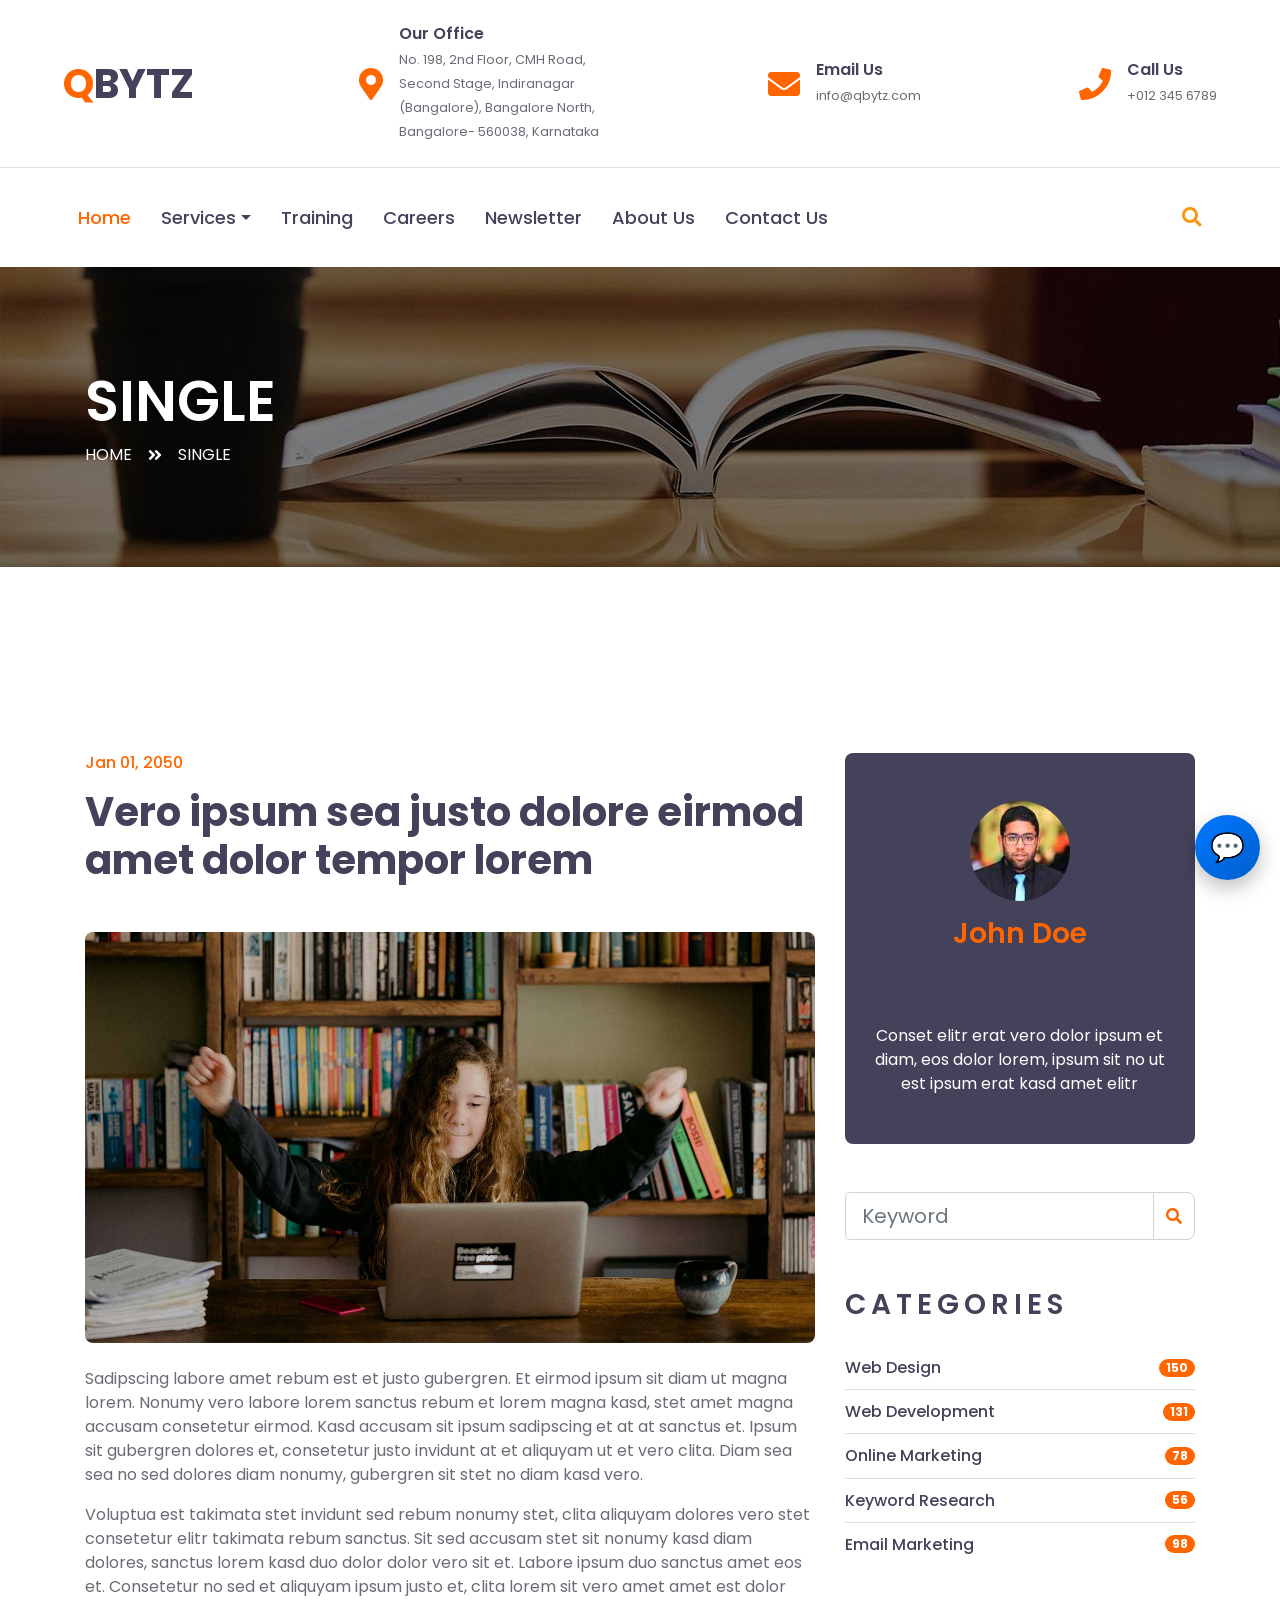
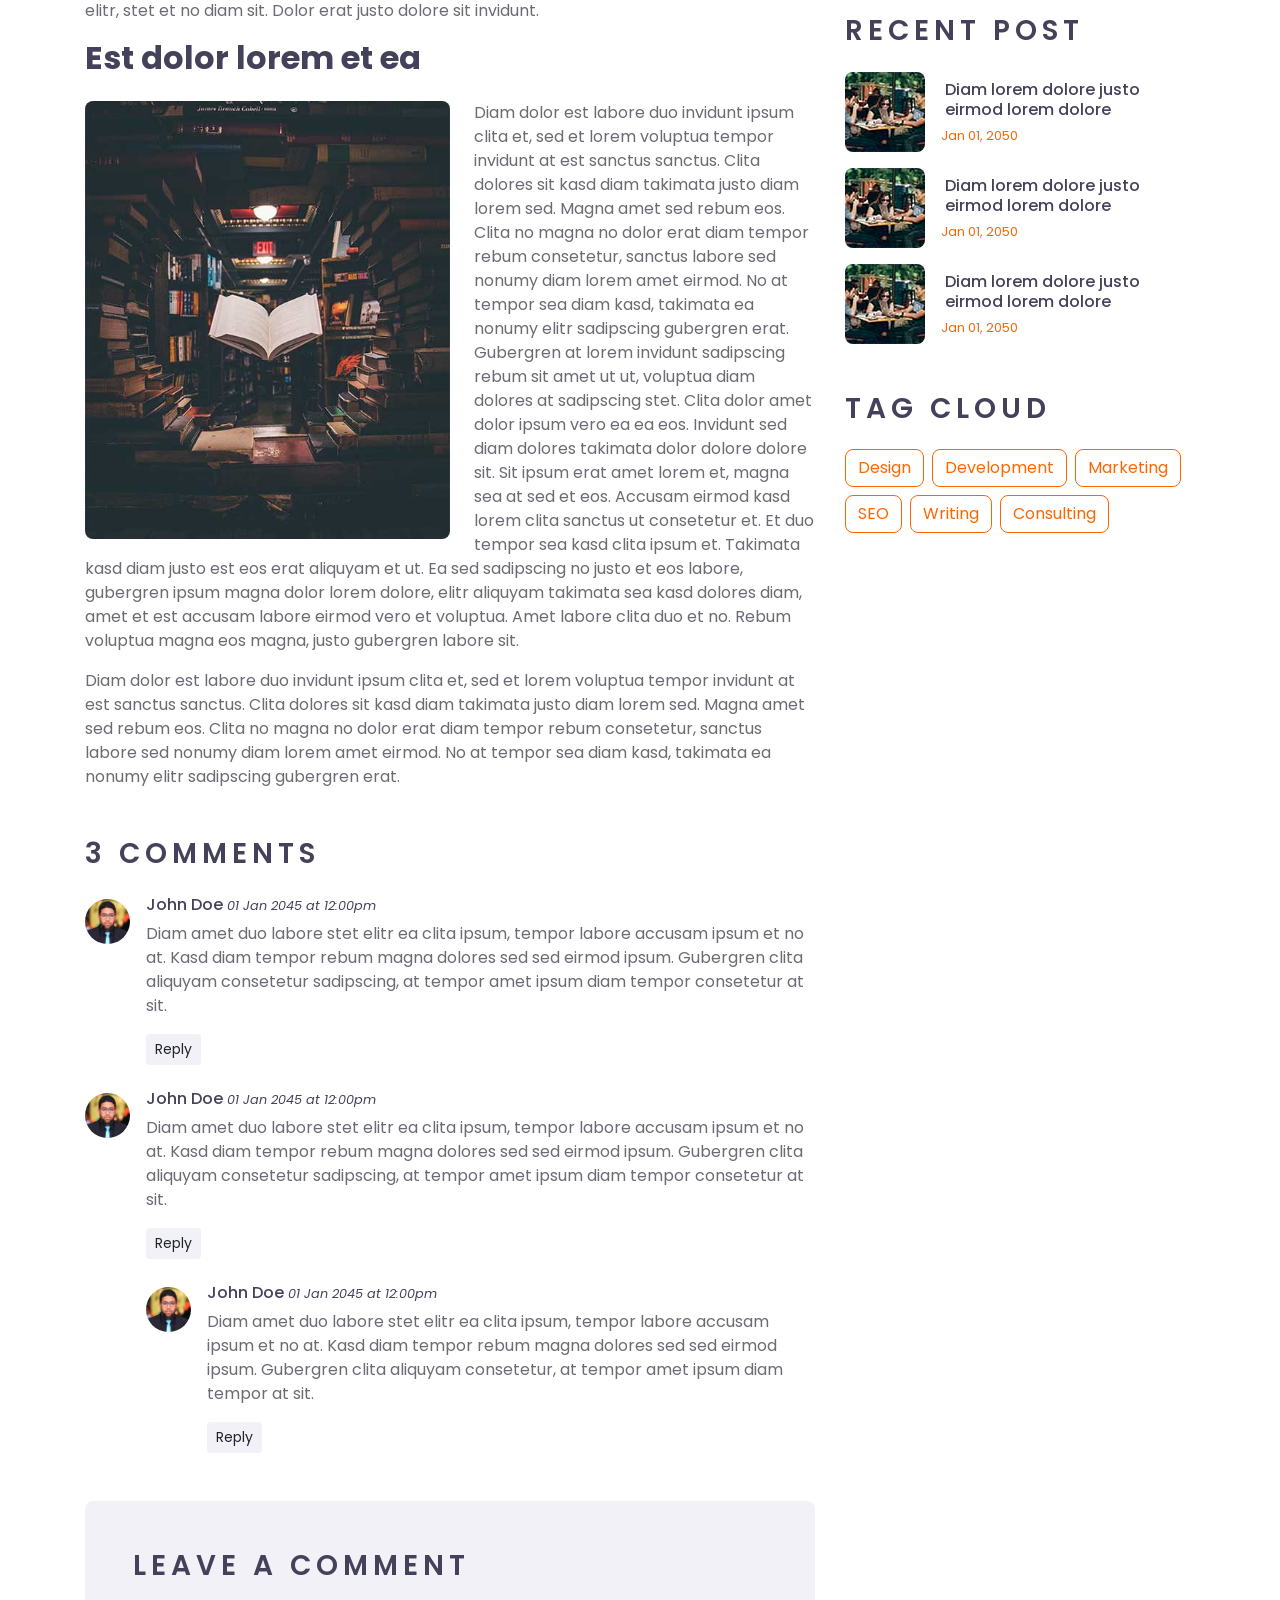
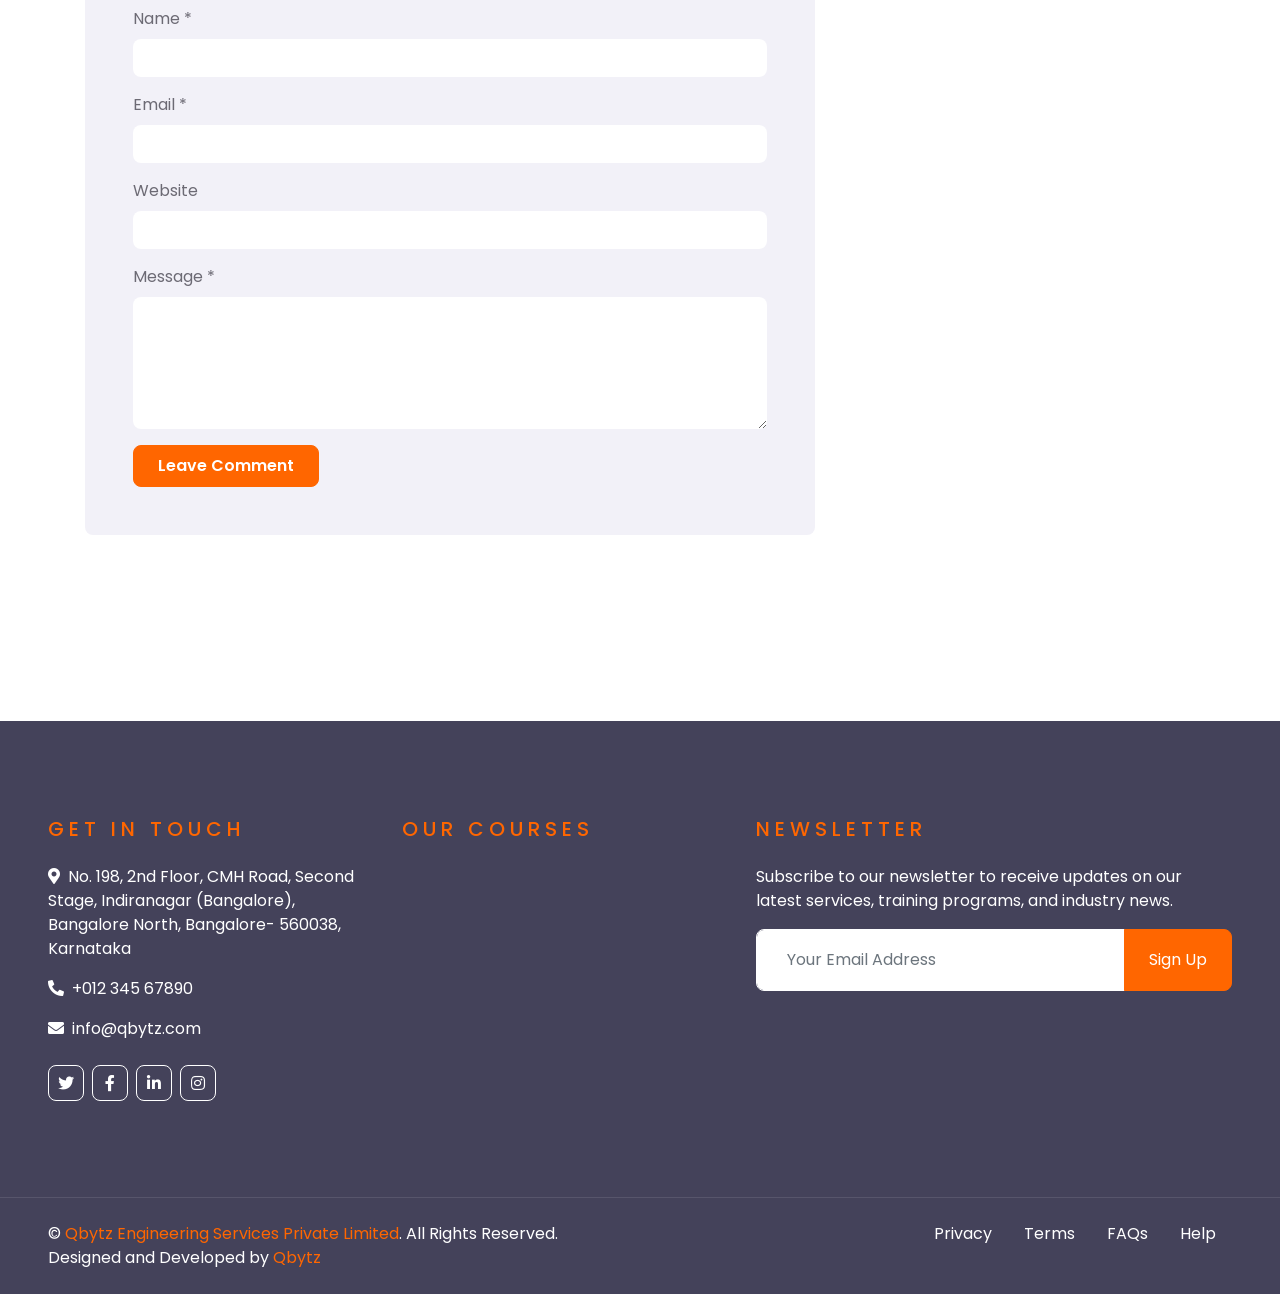
<file: src/Qbytz_Bot/single.html>
<!DOCTYPE html>
<html lang="en">

<head>
    <meta charset="utf-8">
    <title>Qbytz</title>
    <meta content="width=device-width, initial-scale=1.0" name="viewport">
    <meta content="Nekko Tech Website Templates" name="keywords">
    <meta content="Nekko Tech Website Templates" name="description">

    <!-- Favicon -->
    <link href="img/favicon.ico" rel="icon">

    <!-- Google Web Fonts -->
    <link rel="preconnect" href="https://fonts.gstatic.com">
    <link href="https://fonts.googleapis.com/css2?family=Poppins:wght@400;500;600;700&display=swap" rel="stylesheet"> 

    <!-- Font Awesome -->
    <link href="https://cdnjs.cloudflare.com/ajax/libs/font-awesome/5.10.0/css/all.min.css" rel="stylesheet">

    <!-- Libraries Stylesheet -->
    <link href="lib/owlcarousel/assets/owl.carousel.min.css" rel="stylesheet">

    <!-- Customized Bootstrap Stylesheet -->
    <link href="css/style.css" rel="stylesheet">
    <link rel="icon" type="image/x-icon" href="/img/favicon.jpg">

</head>

<body>
    <!-- Topbar Start -->
    <div class="container-fluid d-none d-lg-block">
        <div class="row align-items-center py-4 px-xl-5">
            <div class="col-lg-3">
                <a href="" class="text-decoration-none">
                    <h1 class="m-0"><span class="text-primary">Q</span>BYTZ</h1>
                </a>
            </div>
            <div class="col-lg-3 text-right">
                <div class="d-inline-flex align-items-center">
                    <i class="fa fa-2x fa-map-marker-alt text-primary mr-3"></i>
                    <div class="text-left">
                        <h6 class="font-weight-semi-bold mb-1">Our Office</h6>
                        <small>No. 198, 2nd Floor, CMH Road, Second Stage, Indiranagar (Bangalore), Bangalore North, Bangalore- 560038, Karnataka</small>
                    </div>
                </div>
            </div>
            <div class="col-lg-3 text-right">
                <div class="d-inline-flex align-items-center">
                    <i class="fa fa-2x fa-envelope text-primary mr-3"></i>
                    <div class="text-left">
                        <h6 class="font-weight-semi-bold mb-1">Email Us</h6>
                        <small>info@qbytz.com</small>
                    </div>
                </div>
            </div>
            <div class="col-lg-3 text-right">
                <div class="d-inline-flex align-items-center">
                    <i class="fa fa-2x fa-phone text-primary mr-3"></i>
                    <div class="text-left">
                        <h6 class="font-weight-semi-bold mb-1">Call Us</h6>
                        <small>+012 345 6789</small>
                    </div>
                </div>
            </div>
        </div>
    </div>
    <!-- Topbar End -->


      <!-- Navbar Start -->
<div class="container-fluid bg-white shadow-sm">
    <div class="row border-top px-xl-5">
        <div class="col-lg-12">
            <nav class="navbar navbar-expand-lg navbar-light py-3 px-0">
                <!-- Brand (visible only on mobile) -->
                <a href="#" class="navbar-brand d-block d-lg-none">
                    <h1 class="m-0"><span class="text-primary">Q</span>BYTZ</h1>
                </a>

                <!-- Toggler for mobile -->
                <button class="navbar-toggler" type="button" data-toggle="collapse" data-target="#navbarCollapse">
                    <span class="navbar-toggler-icon"></span>
                </button>

                <!-- Navbar content -->
                <div class="collapse navbar-collapse justify-content-between" id="navbarCollapse">
                    <!-- Left side nav -->
                    <div class="navbar-nav align-items-center">
                        <a href="index.html" class="nav-item nav-link active">Home</a>
                        <div class="nav-item dropdown">
                            <a href="#" class="nav-link dropdown-toggle" data-toggle="dropdown">Services</a>
                            <div class="dropdown-menu rounded-0 border-0 shadow-sm bg-white">
                                <a href="#" class="dropdown-item">Telecom</a>
                                <a href="#" class="dropdown-item">Embedded Software</a>
                                <a href="#" class="dropdown-item">AI Services</a>
                            </div>
                        </div>
                        <a href="course.html" class="nav-item nav-link">Training</a>
                        <a href="teacher.html" class="nav-item nav-link">Careers</a>
                        <a href="#" class="nav-item nav-link">Newsletter</a>
                        <a href="about.html" class="nav-item nav-link">About Us</a>
                        <a href="contact.html" class="nav-item nav-link">Contact Us</a>
                    </div>

                    <!-- Search Bar Right-Aligned -->
                    <div class="search-container ml-auto d-flex align-items-center">
                        <form action="">
                            <input type="search" placeholder="Search Here...">
                            <i class="fa fa-search"></i>
                        </form>
                    </div>
                </div>
            </nav>
        </div>
    </div>
</div>
<!-- Navbar End -->

    <!-- Header Start -->
    <div class="container-fluid page-header" style="margin-bottom: 90px;">
        <div class="container">
            <div class="d-flex flex-column justify-content-center" style="min-height: 300px">
                <h3 class="display-4 text-white text-uppercase">Single</h3>
                <div class="d-inline-flex text-white">
                    <p class="m-0 text-uppercase"><a class="text-white" href="">Home</a></p>
                    <i class="fa fa-angle-double-right pt-1 px-3"></i>
                    <p class="m-0 text-uppercase">Single</p>
                </div>
            </div>
        </div>
    </div>
    <!-- Header End -->


    <!-- Detail Start -->
    <div class="container-fluid py-5">
        <div class="container py-5">
            <div class="row">
                <div class="col-lg-8">
                    <div class="mb-5">
                        <h6 class="text-primary mb-3">Jan 01, 2050</h6>
                        <h1 class="mb-5">Vero ipsum sea justo dolore eirmod amet dolor tempor lorem</h1>
                        <img class="img-fluid rounded w-100 mb-4" src="img/carousel-1.jpg" alt="Image">
                        <p>Sadipscing labore amet rebum est et justo gubergren. Et eirmod ipsum sit diam ut magna lorem.
                            Nonumy vero labore lorem sanctus rebum et lorem magna kasd, stet amet magna accusam
                            consetetur eirmod. Kasd accusam sit ipsum sadipscing et at at sanctus et. Ipsum sit
                            gubergren dolores et, consetetur justo invidunt at et aliquyam ut et vero clita. Diam sea
                            sea no sed dolores diam nonumy, gubergren sit stet no diam kasd vero.</p>
                        <p>Voluptua est takimata stet invidunt sed rebum nonumy stet, clita aliquyam dolores vero stet
                            consetetur elitr takimata rebum sanctus. Sit sed accusam stet sit nonumy kasd diam dolores,
                            sanctus lorem kasd duo dolor dolor vero sit et. Labore ipsum duo sanctus amet eos et.
                            Consetetur no sed et aliquyam ipsum justo et, clita lorem sit vero amet amet est dolor
                            elitr, stet et no diam sit. Dolor erat justo dolore sit invidunt.</p>
                        <h2 class="mb-4">Est dolor lorem et ea</h2>
                        <img class="img-fluid rounded w-50 float-left mr-4 mb-3" src="img/blog-1.jpg" alt="Image">
                        <p>Diam dolor est labore duo invidunt ipsum clita et, sed et lorem voluptua tempor invidunt at
                            est sanctus sanctus. Clita dolores sit kasd diam takimata justo diam lorem sed. Magna amet
                            sed rebum eos. Clita no magna no dolor erat diam tempor rebum consetetur, sanctus labore sed
                            nonumy diam lorem amet eirmod. No at tempor sea diam kasd, takimata ea nonumy elitr
                            sadipscing gubergren erat. Gubergren at lorem invidunt sadipscing rebum sit amet ut ut,
                            voluptua diam dolores at sadipscing stet. Clita dolor amet dolor ipsum vero ea ea eos.
                            Invidunt sed diam dolores takimata dolor dolore dolore sit. Sit ipsum erat amet lorem et,
                            magna sea at sed et eos. Accusam eirmod kasd lorem clita sanctus ut consetetur et. Et duo
                            tempor sea kasd clita ipsum et. Takimata kasd diam justo est eos erat aliquyam et ut. Ea sed
                            sadipscing no justo et eos labore, gubergren ipsum magna dolor lorem dolore, elitr aliquyam
                            takimata sea kasd dolores diam, amet et est accusam labore eirmod vero et voluptua. Amet
                            labore clita duo et no. Rebum voluptua magna eos magna, justo gubergren labore sit.</p>
                        <p>Diam dolor est labore duo invidunt ipsum clita et, sed et lorem voluptua tempor invidunt at
                            est sanctus sanctus. Clita dolores sit kasd diam takimata justo diam lorem sed. Magna amet
                            sed rebum eos. Clita no magna no dolor erat diam tempor rebum consetetur, sanctus labore sed
                            nonumy diam lorem amet eirmod. No at tempor sea diam kasd, takimata ea nonumy elitr
                            sadipscing gubergren erat.</p>
                    </div>

                    <!-- Comment List -->
                    <div class="mb-5">
                        <h3 class="text-uppercase mb-4" style="letter-spacing: 5px;">3 Comments</h3>
                        <div class="media mb-4">
                            <img src="img/user.jpg" alt="Image" class="img-fluid rounded-circle mr-3 mt-1"
                                style="width: 45px;">
                            <div class="media-body">
                                <h6>John Doe <small><i>01 Jan 2045 at 12:00pm</i></small></h6>
                                <p>Diam amet duo labore stet elitr ea clita ipsum, tempor labore accusam ipsum et no at.
                                    Kasd diam tempor rebum magna dolores sed sed eirmod ipsum. Gubergren clita aliquyam
                                    consetetur sadipscing, at tempor amet ipsum diam tempor consetetur at sit.</p>
                                <button class="btn btn-sm btn-secondary">Reply</button>
                            </div>
                        </div>
                        <div class="media mb-4">
                            <img src="img/user.jpg" alt="Image" class="img-fluid rounded-circle mr-3 mt-1"
                                style="width: 45px;">
                            <div class="media-body">
                                <h6>John Doe <small><i>01 Jan 2045 at 12:00pm</i></small></h6>
                                <p>Diam amet duo labore stet elitr ea clita ipsum, tempor labore accusam ipsum et no at.
                                    Kasd diam tempor rebum magna dolores sed sed eirmod ipsum. Gubergren clita aliquyam
                                    consetetur sadipscing, at tempor amet ipsum diam tempor consetetur at sit.</p>
                                <button class="btn btn-sm btn-secondary">Reply</button>
                                <div class="media mt-4">
                                    <img src="img/user.jpg" alt="Image" class="img-fluid rounded-circle mr-3 mt-1"
                                        style="width: 45px;">
                                    <div class="media-body">
                                        <h6>John Doe <small><i>01 Jan 2045 at 12:00pm</i></small></h6>
                                        <p>Diam amet duo labore stet elitr ea clita ipsum, tempor labore accusam ipsum
                                            et no at. Kasd diam tempor rebum magna dolores sed sed eirmod ipsum.
                                            Gubergren clita aliquyam consetetur, at tempor amet ipsum diam tempor at
                                            sit.</p>
                                        <button class="btn btn-sm btn-secondary">Reply</button>
                                    </div>
                                </div>
                            </div>
                        </div>
                    </div>

                    <!-- Comment Form -->
                    <div class="bg-secondary rounded p-5">
                        <h3 class="text-uppercase mb-4" style="letter-spacing: 5px;">Leave a comment</h3>
                        <form>
                            <div class="form-group">
                                <label for="name">Name *</label>
                                <input type="text" class="form-control border-0" id="name">
                            </div>
                            <div class="form-group">
                                <label for="email">Email *</label>
                                <input type="email" class="form-control border-0" id="email">
                            </div>
                            <div class="form-group">
                                <label for="website">Website</label>
                                <input type="url" class="form-control border-0" id="website">
                            </div>

                            <div class="form-group">
                                <label for="message">Message *</label>
                                <textarea id="message" cols="30" rows="5" class="form-control border-0"></textarea>
                            </div>
                            <div class="form-group mb-0">
                                <input type="submit" value="Leave Comment" class="btn btn-primary py-md-2 px-md-4 font-weight-semi-bold">
                            </div>
                        </form>
                    </div>
                </div>

                <div class="col-lg-4 mt-5 mt-lg-0">
                    <!-- Author Bio -->
                    <div class="d-flex flex-column text-center bg-dark rounded mb-5 py-5 px-4">
                        <img src="img/user.jpg" class="img-fluid rounded-circle mx-auto mb-3" style="width: 100px;">
                        <h3 class="text-primary mb-3">John Doe</h3>
                        <h3 class="text-uppercase mb-4" style="letter-spacing: 5px;">Tag Cloud</h3>
                        <p class="text-white m-0">Conset elitr erat vero dolor ipsum et diam, eos dolor lorem, ipsum sit
                            no ut est ipsum erat kasd amet elitr</p>
                    </div>

                    <!-- Search Form -->
                    <div class="mb-5">
                        <form action="">
                            <div class="input-group">
                                <input type="text" class="form-control form-control-lg" placeholder="Keyword">
                                <div class="input-group-append">
                                    <span class="input-group-text bg-transparent text-primary"><i
                                            class="fa fa-search"></i></span>
                                </div>
                            </div>
                        </form>
                    </div>

                    <!-- Category List -->
                    <div class="mb-5">
                        <h3 class="text-uppercase mb-4" style="letter-spacing: 5px;">Categories</h3>
                        <ul class="list-group list-group-flush">
                            <li class="list-group-item d-flex justify-content-between align-items-center px-0">
                                <a href="" class="text-decoration-none h6 m-0">Web Design</a>
                                <span class="badge badge-primary badge-pill">150</span>
                            </li>
                            <li class="list-group-item d-flex justify-content-between align-items-center px-0">
                                <a href="" class="text-decoration-none h6 m-0">Web Development</a>
                                <span class="badge badge-primary badge-pill">131</span>
                            </li>
                            <li class="list-group-item d-flex justify-content-between align-items-center px-0">
                                <a href="" class="text-decoration-none h6 m-0">Online Marketing</a>
                                <span class="badge badge-primary badge-pill">78</span>
                            </li>
                            <li class="list-group-item d-flex justify-content-between align-items-center px-0">
                                <a href="" class="text-decoration-none h6 m-0">Keyword Research</a>
                                <span class="badge badge-primary badge-pill">56</span>
                            </li>
                            <li class="list-group-item d-flex justify-content-between align-items-center px-0">
                                <a href="" class="text-decoration-none h6 m-0">Email Marketing</a>
                                <span class="badge badge-primary badge-pill">98</span>
                            </li>
                        </ul>
                    </div>

                    <!-- Recent Post -->
                    <div class="mb-5">
                        <h3 class="text-uppercase mb-4" style="letter-spacing: 5px;">Recent Post</h3>
                        <a class="d-flex align-items-center text-decoration-none mb-3" href="">
                            <img class="img-fluid rounded" src="img/blog-80x80.jpg" alt="">
                            <div class="pl-3">
                                <h6 class="m-1">Diam lorem dolore justo eirmod lorem dolore</h6>
                                <small>Jan 01, 2050</small>
                            </div>
                        </a>
                        <a class="d-flex align-items-center text-decoration-none mb-3" href="">
                            <img class="img-fluid rounded" src="img/blog-80x80.jpg" alt="">
                            <div class="pl-3">
                                <h6 class="m-1">Diam lorem dolore justo eirmod lorem dolore</h6>
                                <small>Jan 01, 2050</small>
                            </div>
                        </a>
                        <a class="d-flex align-items-center text-decoration-none mb-3" href="">
                            <img class="img-fluid rounded" src="img/blog-80x80.jpg" alt="">
                            <div class="pl-3">
                                <h6 class="m-1">Diam lorem dolore justo eirmod lorem dolore</h6>
                                <small>Jan 01, 2050</small>
                            </div>
                        </a>
                    </div>

                    <!-- Tag Cloud -->
                    <div class="mb-5">
                        <h3 class="text-uppercase mb-4" style="letter-spacing: 5px;">Tag Cloud</h3>
                        <div class="d-flex flex-wrap m-n1">
                            <a href="" class="btn btn-outline-primary m-1">Design</a>
                            <a href="" class="btn btn-outline-primary m-1">Development</a>
                            <a href="" class="btn btn-outline-primary m-1">Marketing</a>
                            <a href="" class="btn btn-outline-primary m-1">SEO</a>
                            <a href="" class="btn btn-outline-primary m-1">Writing</a>
                            <a href="" class="btn btn-outline-primary m-1">Consulting</a>
                        </div>
                    </div>
                </div>
            </div>
        </div>
    </div>
    <!-- Detail End -->


    <!-- Footer Start -->
    <div class="container-fluid bg-dark text-white py-5 px-sm-3 px-lg-5" style="margin-top: 90px;">
        <div class="row pt-5">
            <div class="col-lg-7 col-md-12">
                <div class="row">
                    <div class="col-md-6 mb-5">
                        <h5 class="text-primary text-uppercase mb-4" style="letter-spacing: 5px;">Get In Touch</h5>
                        <p><i class="fa fa-map-marker-alt mr-2"></i>No. 198, 2nd Floor, CMH Road, Second Stage, Indiranagar (Bangalore), Bangalore North, Bangalore- 560038, Karnataka</p>
                        <p><i class="fa fa-phone-alt mr-2"></i>+012 345 67890</p>
                        <p><i class="fa fa-envelope mr-2"></i>info@qbytz.com</p>
                        <div class="d-flex justify-content-start mt-4">
                            <a class="btn btn-outline-light btn-square mr-2" href="#"><i class="fab fa-twitter"></i></a>
                            <a class="btn btn-outline-light btn-square mr-2" href="#"><i class="fab fa-facebook-f"></i></a>
                            <a class="btn btn-outline-light btn-square mr-2" href="#"><i class="fab fa-linkedin-in"></i></a>
                            <a class="btn btn-outline-light btn-square" href="#"><i class="fab fa-instagram"></i></a>
                        </div>
                    </div>
                    <div class="col-md-6 mb-5">
                        <h5 class="text-primary text-uppercase mb-4" style="letter-spacing: 5px;">Our Courses</h5>
                        <!--<div class="d-flex flex-column justify-content-start">
                            <a class="text-white mb-2" href="#"><i class="fa fa-angle-right mr-2"></i>Web Design</a>
                            <a class="text-white mb-2" href="#"><i class="fa fa-angle-right mr-2"></i>Apps Design</a>
                            <a class="text-white mb-2" href="#"><i class="fa fa-angle-right mr-2"></i>Marketing</a>
                            <a class="text-white mb-2" href="#"><i class="fa fa-angle-right mr-2"></i>Research</a>
                            <a class="text-white" href="#"><i class="fa fa-angle-right mr-2"></i>SEO</a>
                        </div>-->
                    </div>
                </div>
            </div>
            <div class="col-lg-5 col-md-12 mb-5">
                <h5 class="text-primary text-uppercase mb-4" style="letter-spacing: 5px;">Newsletter</h5>
                <p>Subscribe to our newsletter to receive updates on our latest services, training programs, and industry news.</p>
                <div class="w-100">
                    <div class="input-group">
                        <input type="text" class="form-control border-light" style="padding: 30px;" placeholder="Your Email Address">
                        <div class="input-group-append">
                            <button class="btn btn-primary px-4">Sign Up</button>
                        </div>
                    </div>
                </div>
            </div>
        </div>
    </div>
    <div class="container-fluid bg-dark text-white border-top py-4 px-sm-3 px-md-5" style="border-color: rgba(256, 256, 256, .1) !important;">
        <div class="row">
            <div class="col-lg-6 text-center text-md-left mb-3 mb-md-0">
                <p class="m-0 text-white">&copy; <a href="#">Qbytz Engineering Services Private Limited</a>. All Rights Reserved. Designed and Developed by <a href="#">Qbytz</a>
                </p>
            </div>
            <div class="col-lg-6 text-center text-md-right">
                <ul class="nav d-inline-flex">
                    <li class="nav-item">
                        <a class="nav-link text-white py-0" href="#">Privacy</a>
                    </li>
                    <li class="nav-item">
                        <a class="nav-link text-white py-0" href="#">Terms</a>
                    </li>
                    <li class="nav-item">
                        <a class="nav-link text-white py-0" href="#">FAQs</a>
                    </li>
                    <li class="nav-item">
                        <a class="nav-link text-white py-0" href="#">Help</a>
                    </li>
                </ul>
            </div>
        </div>
    </div>
    <!-- Footer End -->

<style>
/* === Chatbot Styles === */
.chat-toggle {
    position: fixed;
    bottom: 20px;
    right: 20px;
    background: linear-gradient(135deg, #0078ff, #005fcc);
    color: white;
    width: 65px;
    height: 65px;
    border-radius: 50%;
    box-shadow: 0 8px 20px rgba(0,0,0,0.25);
    display: flex;
    justify-content: center;
    align-items: center;
    font-size: 28px;
    cursor: pointer;
    transition: all 0.3s ease;
    z-index: 1000;
    animation: ringPulse 2s infinite;
}
.chat-toggle:hover { transform: scale(1.15) rotate(10deg); }
@keyframes ringPulse {
    0% { box-shadow: 0 0 0 0 rgba(0, 120, 255, 0.6); transform: rotate(0deg); }
    10% { transform: rotate(15deg); }
    20% { transform: rotate(-15deg); }
    30% { transform: rotate(10deg); }
    40% { transform: rotate(-10deg); }
    50% { transform: rotate(5deg); }
    60% { transform: rotate(-5deg); box-shadow: 0 0 0 20px rgba(0, 120, 255, 0); }
    100% { transform: rotate(0deg); box-shadow: 0 0 0 0 rgba(0, 120, 255, 0); }
}
.chat-container {
    position: fixed;
    bottom: 100px; /* ⬅ was 90px, increased to move it slightly higher from bottom */
    right: 20px;
    width: 370px;
    height: 520px;
    background: rgba(255, 255, 255, 0.95);
    backdrop-filter: blur(12px);
    border-radius: 16px;
    box-shadow: 0 12px 30px rgba(0,0,0,0.25);
    display: flex;
    flex-direction: column;
    overflow: hidden;
    transform: translateY(20px) scale(0.95);
    opacity: 0;
    visibility: hidden;
    transition: all 0.3s ease;
    z-index: 9999; /* ⬅ higher z-index so it’s above navbar */
}

.chat-container.open {
    transform: translateY(0) scale(1);
    opacity: 1;
    visibility: visible;
}

/* Chat header stays fixed within the chatbot */
.chat-header {
    position: sticky; /* ⬅ Ensures header is always visible */
    top: 0;
    background: linear-gradient(135deg, #0078ff, #005fcc);
    color: white;
    padding: 14px;
    font-size: 18px;
    font-weight: bold;
    text-align: center;
    box-shadow: 0 2px 6px rgba(0,0,0,0.2);
    z-index: 2;
}

.chat-box {
    flex: 1;
    padding: 12px;
    overflow-y: auto;
    background: rgba(249, 249, 249, 0.6);
    display: flex;
    flex-direction: column;
}
.chat-box::-webkit-scrollbar { width: 6px; }
.chat-box::-webkit-scrollbar-thumb { background: rgba(0,0,0,0.25); border-radius: 3px; }
.message {
    margin: 8px 0;
    padding: 10px 14px;
    border-radius: 20px;
    max-width: 75%;
    word-wrap: break-word;
    font-size: 14px;
    box-shadow: 0 2px 6px rgba(0,0,0,0.1);
    animation: fadeInUp 0.3s ease;
}
.message.user {
    background: linear-gradient(135deg, #0078ff, #005fcc);
    color: white;
    border-bottom-right-radius: 6px;
    align-self: flex-end;
}
.message.bot {
    background: white;
    color: #333;
    border-bottom-left-radius: 6px;
    align-self: flex-start;
}
.typing {
    display: flex;
    align-items: center;
    gap: 4px;
    font-size: 12px;
    color: #555;
    margin: 8px 0;
}
.dot {
    width: 6px;
    height: 6px;
    background: #555;
    border-radius: 50%;
    animation: blink 1.4s infinite ease-in-out;
}
.dot:nth-child(2) { animation-delay: 0.2s; }
.dot:nth-child(3) { animation-delay: 0.4s; }
@keyframes blink {
    0%, 80%, 100% { transform: scale(0.8); opacity: 0.4; }
    40% { transform: scale(1); opacity: 1; }
}
.input-area {
    display: flex;
    border-top: 1px solid #ddd;
    background: rgba(255,255,255,0.9);
    padding: 6px;
}
.input-area input {
    flex: 1;
    border: none;
    padding: 12px;
    font-size: 14px;
    outline: none;
    border-radius: 12px;
    background: #f1f3f6;
    margin-right: 6px;
}
.input-area button {
    border: none;
    background: linear-gradient(135deg, #0078ff, #005fcc);
    border-radius: 12px;
    padding: 8px 12px;
    display: flex;
    align-items: center;
    justify-content: center;
    transition: background 0.2s, transform 0.2s;
}
.input-area button:hover {
    background: linear-gradient(135deg, #006ae0, #004cb3);
    transform: scale(1.05);
}
@keyframes fadeInUp {
    from { opacity: 0; transform: translateY(10px); }
    to { opacity: 1; transform: translateY(0); }
}
@media (max-width: 480px) {
    .chat-container { width: 90%; height: 70%; right: 5%; }
}
</style>

<div class="chat-toggle" onclick="toggleChat()">💬</div>
<div class="chat-container" id="chat-container">
    <div class="chat-header">TensAI Chatbot</div>
    <div id="chat-box" class="chat-box"></div>
    <div class="input-area">
        <input type="text" id="user-input" placeholder="Type your message..."
               onkeypress="if(event.key==='Enter'){sendMessage()}"/>
        <button onclick="sendMessage()" aria-label="Send">
            <svg xmlns="http://www.w3.org/2000/svg" viewBox="0 0 24 24"
                 width="20" height="20" fill="white">
                <path d="M2.01 21L23 12 2.01 3 2 10l15 2-15 2z"/>
            </svg>
        </button>
    </div>
</div>

<script>
// Initialize chat session and load history
let sessionId = localStorage.getItem("chat_session_id") || null;
let chatHistory = JSON.parse(localStorage.getItem("chat_history")) || [];
let typingIndicator = null;

// Load chat history when page loads
window.addEventListener('DOMContentLoaded', () => {
    loadChatHistory();
});

function toggleChat() {
    const chatContainer = document.getElementById("chat-container");
    chatContainer.classList.toggle("open");
    
    // Scroll to bottom when opening
    if (chatContainer.classList.contains("open")) {
        setTimeout(() => {
            document.getElementById("chat-box").scrollTop = 
                document.getElementById("chat-box").scrollHeight;
        }, 100);
    }
}

function loadChatHistory() {
    const chatBox = document.getElementById("chat-box");
    chatBox.innerHTML = '';
    
    if (chatHistory.length === 0) {
        // Default welcome message
        addMessage("Hello! I am TensAI, Qbytz's Chatbot 🤖", "bot");
    } else {
        chatHistory.forEach(msg => {
            const msgElement = document.createElement("div");
            msgElement.classList.add("message", msg.sender);
            msgElement.innerText = msg.text;
            chatBox.appendChild(msgElement);
        });
    }
    
    if (chatBox.children.length > 0) {
        chatBox.scrollTop = chatBox.scrollHeight;
    }
}

function addMessage(text, sender) {
    const chatBox = document.getElementById("chat-box");
    const msg = document.createElement("div");
    msg.classList.add("message", sender);
    msg.innerText = text;
    chatBox.appendChild(msg);
    chatBox.scrollTop = chatBox.scrollHeight;
    
    // Save to history
    chatHistory.push({ text, sender });
    localStorage.setItem("chat_history", JSON.stringify(chatHistory));
}

function showTypingIndicator() {
    if (!typingIndicator) {
        const chatBox = document.getElementById("chat-box");
        typingIndicator = document.createElement("div");
        typingIndicator.classList.add("typing");
        typingIndicator.innerHTML = `<span class="dot"></span><span class="dot"></span><span class="dot"></span>`;
        chatBox.appendChild(typingIndicator);
        chatBox.scrollTop = chatBox.scrollHeight;
    }
}

function hideTypingIndicator() {
    if (typingIndicator) {
        typingIndicator.remove();
        typingIndicator = null;
    }
}

async function sendMessage() {
    const inputField = document.getElementById("user-input");
    const userText = inputField.value.trim();
    if (!userText) return;

    addMessage(userText, "user");
    inputField.value = "";

    showTypingIndicator();

    try {
        const response = await fetch("http://18.61.48.96:5000/chat", {
            method: "POST",
            headers: {"Content-Type": "application/json"},
            body: JSON.stringify({
                user_query: userText,
                session_id: sessionId
            })
        });

        const data = await response.json();
        hideTypingIndicator();

        if (data.reply) {
            addMessage(data.reply, "bot");
        } else if (data.error) {
            addMessage("Error: " + data.error, "bot");
        }

        if (data.session_id && !sessionId) {
            sessionId = data.session_id;
            localStorage.setItem("chat_session_id", sessionId);
        }

    } catch (err) {
        hideTypingIndicator();
        addMessage("Error: Could not connect to server.", "bot");
    }
}
</script>


    <!-- Back to Top -->
    <a href="#" class="btn btn-lg btn-primary btn-lg-square back-to-top"><i class="fa fa-angle-double-up"></i></a>


    <!-- JavaScript Libraries -->
    <script src="https://code.jquery.com/jquery-3.4.1.min.js"></script>
    <script src="https://stackpath.bootstrapcdn.com/bootstrap/4.4.1/js/bootstrap.bundle.min.js"></script>
    <script src="lib/easing/easing.min.js"></script>
    <script src="lib/owlcarousel/owl.carousel.min.js"></script>

    <!-- Contact Javascript File -->
    <script src="mail/jqBootstrapValidation.min.js"></script>
    <script src="mail/contact.js"></script>

    <!-- Template Javascript -->
    <script src="js/main.js"></script>
</body>


</html>
</file>
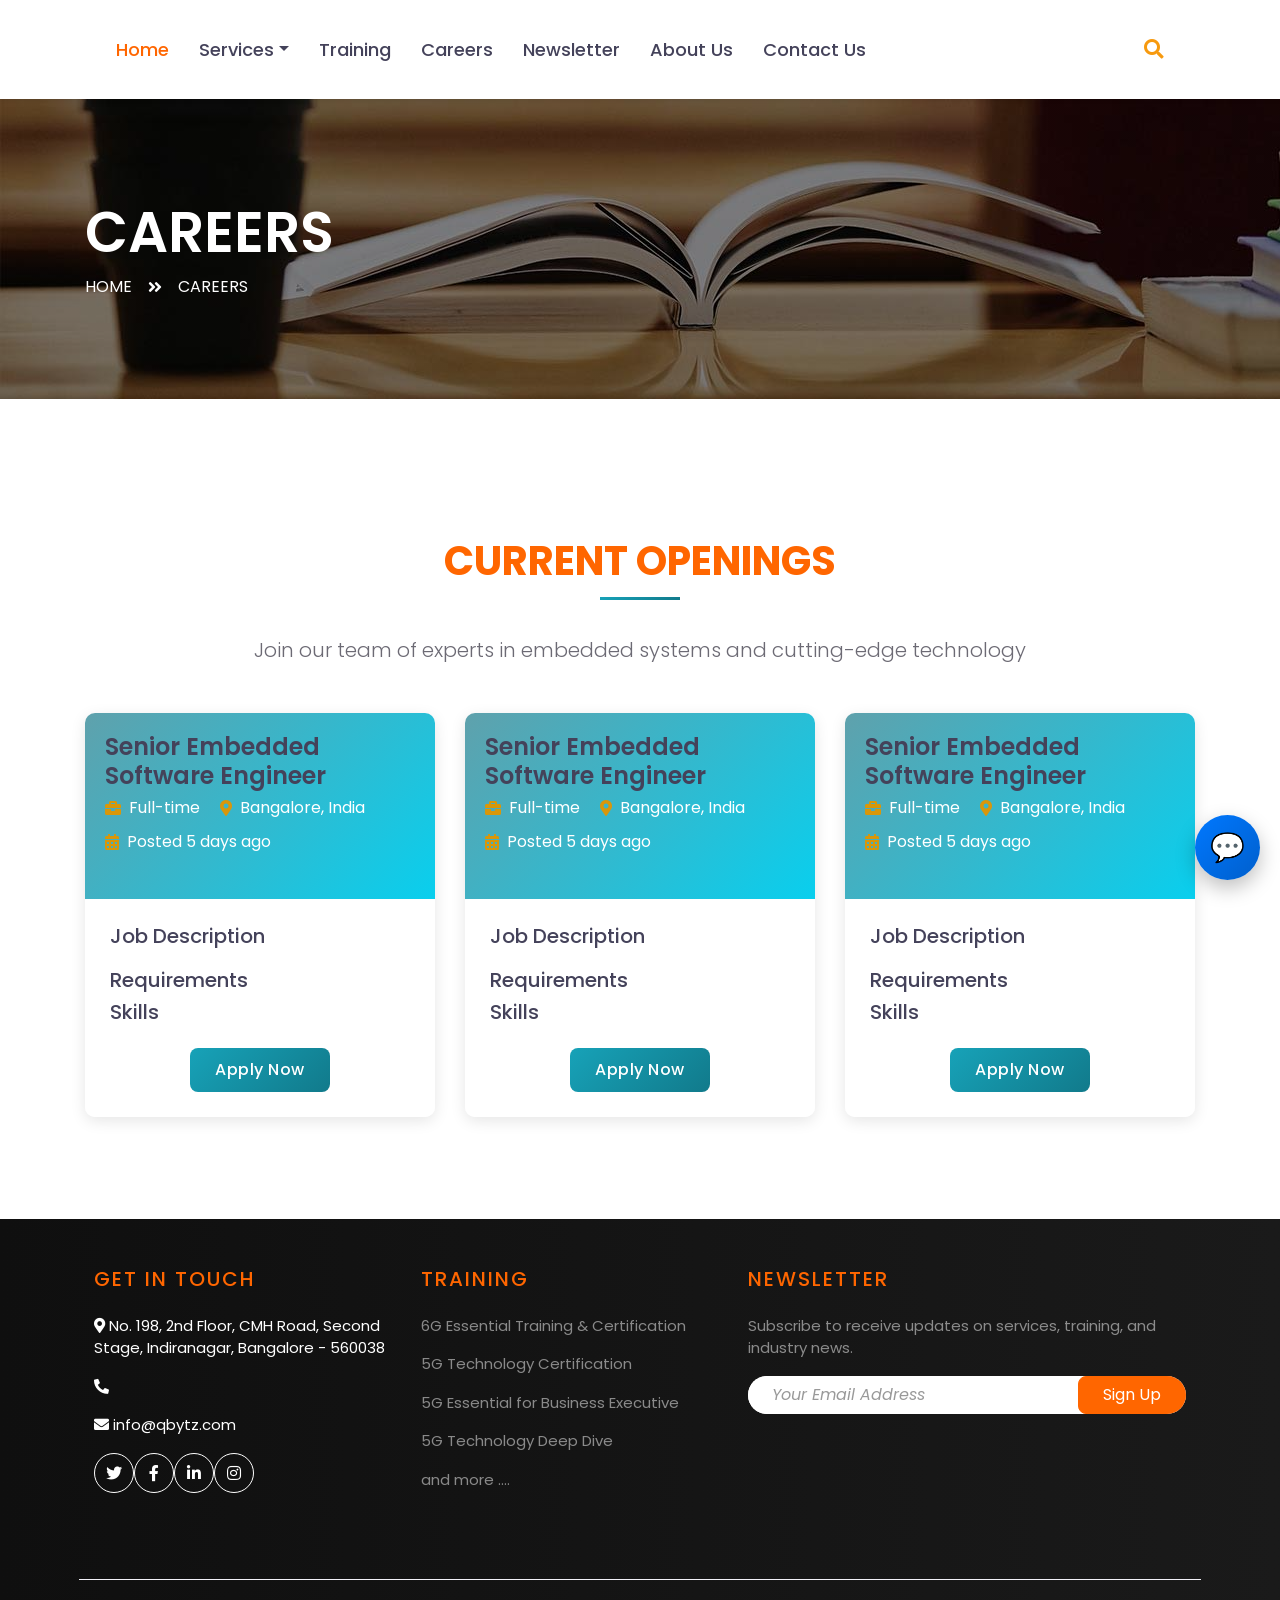
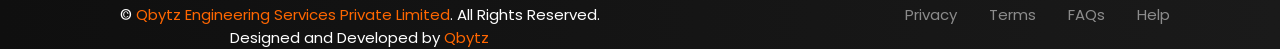
<file: src/Qbytz_Bot/teacher.html>
<!DOCTYPE html>
<html lang="en">

<head>
    <meta charset="utf-8">
    <title>Qbytz</title>
    <meta content="width=device-width, initial-scale=1.0" name="viewport">
    <meta content="Free HTML Templates" name="keywords">
    <meta content="Free HTML Templates" name="description">

    <!-- Favicon -->
    <link href="img/favicon.ico" rel="icon">

    <!-- Google Web Fonts -->
    <link rel="preconnect" href="https://fonts.gstatic.com">
    <link href="https://fonts.googleapis.com/css2?family=Poppins:wght@400;500;600;700&display=swap" rel="stylesheet"> 

    <!-- Font Awesome -->
    <link href="https://cdnjs.cloudflare.com/ajax/libs/font-awesome/5.10.0/css/all.min.css" rel="stylesheet">

    <!-- Libraries Stylesheet -->
    <link href="lib/owlcarousel/assets/owl.carousel.min.css" rel="stylesheet">

    <!-- Customized Bootstrap Stylesheet -->
    <link href="css/style.css" rel="stylesheet">
    <link rel="icon" type="image/x-icon" href="/img/favicon.jpg">
    
    <style>
        /* Additional custom styles for job postings */
        .job-card {
            border: none;
            border-radius: 10px;
            box-shadow: 0 4px 15px rgba(0, 0, 0, 0.1);
            transition: all 0.3s ease;
            margin-bottom: 30px;
            overflow: hidden;
        }
        
        .job-card:hover {
            transform: translateY(-5px);
            box-shadow: 0 10px 25px rgba(0, 0, 0, 0.15);
        }
        
        .job-header {
            background: linear-gradient(135deg, #5fa1ac, #09cfee);
            color: white;
            padding: 20px;
        }
        
        .job-body {
            padding: 25px;
            background: white;
        }
        
        .job-title {
            font-size: 1.5rem;
            font-weight: 600;
            margin-bottom: 5px;
        }
        
        .job-meta {
            display: flex;
            flex-wrap: wrap;
            margin-bottom: 15px;
        }
        
        .job-meta-item {
            margin-right: 20px;
            margin-bottom: 10px;
            display: flex;
            align-items: center;
        }
        
        .job-meta-item i {
            margin-right: 8px;
            color: #d8970a;
        }
        
        .job-description {
            margin-bottom: 20px;
        }
        
        .job-skills {
            margin-bottom: 20px;
        }
        
        .skill-tag {
            display: inline-block;
            background: #f8f9fa;
            padding: 5px 15px;
            border-radius: 20px;
            margin-right: 10px;
            margin-bottom: 10px;
            font-size: 0.85rem;
            color: #495057;
            border: 1px solid #dee2e6;
        }
        
        .apply-btn {
            background: linear-gradient(135deg, #17a2b8, #117a8b);
            border: none;
            padding: 10px 25px;
            font-weight: 500;
            letter-spacing: 0.5px;
        }
        
        .section-title {
            position: relative;
            margin-bottom: 50px;
        }
        
        .section-title:after {
            content: "";
            position: absolute;
            bottom: -15px;
            left: 50%;
            transform: translateX(-50%);
            width: 80px;
            height: 3px;
            background: linear-gradient(135deg, #17a2b8, #117a8b);
        }
    </style>
</head>

<body>
    <!-- Topbar Start 
    <div class="container-fluid d-none d-lg-block">
        <div class="row align-items-center py-4 px-xl-5">
            <div class="col-lg-3">
                <a href="" class="text-decoration-none">
                    <h1 class="m-0"><span class="text-primary">E</span>COURSES</h1>
                </a>
            </div>
            <div class="col-lg-3 text-right">
                <div class="d-inline-flex align-items-center">
                    <i class="fa fa-2x fa-map-marker-alt text-primary mr-3"></i>
                    <div class="text-left">
                        <h6 class="font-weight-semi-bold mb-1">Our Office</h6>
                        <small>No. 198, 2nd Floor, CMH Road, Second Stage, Indiranagar (Bangalore), Bangalore North, Bangalore- 560038, Karnataka</small>
                    </div>
                </div>
            </div>
            <div class="col-lg-3 text-right">
                <div class="d-inline-flex align-items-center">
                    <i class="fa fa-2x fa-envelope text-primary mr-3"></i>
                    <div class="text-left">
                        <h6 class="font-weight-semi-bold mb-1">Email Us</h6>
                        <small>info@qbytz.com</small>
                    </div>
                </div>
            </div>
            <div class="col-lg-3 text-right">
                <div class="d-inline-flex align-items-center">
                    <i class="fa fa-2x fa-phone text-primary mr-3"></i>
                    <div class="text-left">
                        <h6 class="font-weight-semi-bold mb-1">Call Us</h6>
                        <small>+012 345 6789</small>
                    </div>
                </div>
            </div>
        </div>
    </div>
    Topbar End -->


     <!-- Stylish Navbar Start -->
<div class="container-fluid bg-white shadow-sm sticky-top">
    <div class="container">
        <nav class="navbar navbar-expand-lg navbar-light py-3">
            <!-- Brand (mobile only) -->
            <a class="navbar-brand d-lg-none fw-bold fs-3 text-primary" href="#">
                <span class="text-dark">Q</span>BYTZ
            </a>

            <!-- Toggle button -->
            <button class="navbar-toggler" type="button" data-toggle="collapse" data-target="#navbarCollapse">
                <span class="navbar-toggler-icon"></span>
            </button>

            <!-- Navbar Items -->
            <div class="collapse navbar-collapse justify-content-between" id="navbarCollapse">
                <!-- Left Nav -->
                <ul class="navbar-nav align-items-center gap-lg-3">
                    <li class="nav-item">
                        <a class="nav-link active" href="index.html">Home</a>
                    </li>

                    <li class="nav-item dropdown">
                        <a class="nav-link dropdown-toggle" href="#" data-toggle="dropdown">Services</a>
                        <div class="dropdown-menu border-0 shadow-sm animate__animated animate__fadeIn">
                            <a class="dropdown-item" href="telecom.html">Telecom</a>
                            <a class="dropdown-item" href="embedded.html">Embedded Software</a>
                            <a class="dropdown-item" href="aiservices.html">AI Services</a>
                        </div>
                    </li>

                    <li class="nav-item">
                        <a class="nav-link" href="course.html">Training</a>
                    </li>

                    <li class="nav-item">
                        <a class="nav-link" href="teacher.html">Careers</a>
                    </li>

                    <li class="nav-item">
                        <a class="nav-link" href="#">Newsletter</a>
                    </li>

                    <li class="nav-item">
                        <a class="nav-link" href="about.html">About Us</a>
                    </li>

                    <li class="nav-item">
                        <a class="nav-link" href="contact.html">Contact Us</a>
                    </li>
                </ul>

                <!-- Right Search Bar -->
                <div class="search-container ml-auto d-flex align-items-center">
                    <form action="">
                        <input type="search" placeholder="Search Here...">
                        <i class="fa fa-search"></i>
                    </form>
                </div>
            </div>
        </nav>
    </div>
</div>
<!-- Stylish Navbar End -->
<style>
    /* Modern Navbar Styling */
.navbar-nav .nav-link {
    font-weight: 500;
    color: #333;
    transition: color 0.3s ease;
}

.navbar-nav .nav-link:hover,
.navbar-nav .nav-link.active {
    color: #007bff;
}

.dropdown-menu {
    min-width: 180px;
    border-radius: 8px;
}

/* Animate.css optional (for dropdown fade-in effect) */
@import url('https://cdnjs.cloudflare.com/ajax/libs/animate.css/4.1.1/animate.min.css');

</style>


    <!-- Header Start -->
    <div class="container-fluid page-header" style="margin-bottom: 90px;">
        <div class="container">
            <div class="d-flex flex-column justify-content-center" style="min-height: 300px">
                <h3 class="display-4 text-white text-uppercase">Careers</h3>
                <div class="d-inline-flex text-white">
                    <p class="m-0 text-uppercase"><a class="text-white" href="">Home</a></p>
                    <i class="fa fa-angle-double-right pt-1 px-3"></i>
                    <p class="m-0 text-uppercase">Careers</p>
                </div>
            </div>
        </div>
    </div>
    <!-- Header End -->

    <!-- Job Postings Start -->
    <div class="container-fluid py-5">
        <div class="container">
            <div class="text-center mb-5">
                <h1 class="text-primary text-uppercase section-title">Current Openings</h1>
                <p class="lead">Join our team of experts in embedded systems and cutting-edge technology</p>
            </div>
            
            <div class="row">
                <!-- Job Card 1 -->
                <div class="col-lg-4 col-md-6 mb-4">
                    <div class="job-card">
                        <div class="job-header">
                            <h3 class="job-title">Senior Embedded Software Engineer</h3>
                            <div class="job-meta">
                                <div class="job-meta-item">
                                    <i class="fa fa-briefcase"></i>
                                    <span>Full-time</span>
                                </div>
                                <div class="job-meta-item">
                                    <i class="fa fa-map-marker-alt"></i>
                                    <span>Bangalore, India</span>
                                </div>
                                <div class="job-meta-item">
                                    <i class="fa fa-calendar-alt"></i>
                                    <span>Posted 5 days ago</span>
                                </div>
                            </div>
                        </div>
                        <div class="job-body">
                            <div class="job-description">
                                <h5>Job Description</h5>
                                <!--<p>Lorem ipsum dolor sit amet, consectetur adipiscing elit. Sed do eiusmod tempor incididunt ut labore et dolore magna aliqua. Ut enim ad minim veniam, quis nostrud exercitation ullamco laboris nisi ut aliquip ex ea commodo consequat. Duis aute irure dolor in reprehenderit in voluptate velit esse cillum dolore eu fugiat nulla pariatur. Excepteur sint occaecat cupidatat non proident, sunt in culpa qui officia deserunt mollit anim id est laborum.</p>-->
                               <!--- <ul>
                                    <li>John Doe</li>
                                    <li>John Doe</li>
                                    <li>John Doe</li>
                                    <li>John Doe</li>
                                    <li>John Doe</li>
                                </ul> -->
                            </div>
                            
                            <div class="job-requirements">
                                <h5>Requirements</h5>
                                <!--<ul>
                                    <li>Bachelor's or Master's degree in Computer Engineering, Electrical Engineering, or related field</li>
                                    <li>5+ years of experience in embedded software development</li>
                                    <li>Strong proficiency in C/C++ programming</li>
                                    <li>Experience with RTOS and bare-metal programming</li>
                                    <li>Knowledge of communication protocols (I2C, SPI, UART, USB)</li>
                                    <li>Experience with debugging tools (JTAG, oscilloscopes, logic analyzers)</li>
                                </ul>-->
                            </div>
                            
                            <div class="job-skills">
                                <h5>Skills</h5>
                               <!--- <div>
                                    <span class="skill-tag">C/C++</span>
                                    <span class="skill-tag">Embedded Linux</span>
                                    <span class="skill-tag">RTOS</span>
                                    <span class="skill-tag">Device Drivers</span>
                                    <span class="skill-tag">ARM Architecture</span>
                                    <span class="skill-tag">Debugging</span>
                                </div>-->
                            </div>
                            
                            <div class="text-center mt-4">
                                <button class="btn btn-primary apply-btn">Apply Now</button>
                            </div>
                        </div>
                    </div>
                </div>
                
                <!-- Job Card 2 -->
                <div class="col-lg-4 col-md-6 mb-4">
                    <div class="job-card">
                        <div class="job-header">
                            <h3 class="job-title">Senior Embedded Software Engineer</h3>
                            <div class="job-meta">
                                <div class="job-meta-item">
                                    <i class="fa fa-briefcase"></i>
                                    <span>Full-time</span>
                                </div>
                                <div class="job-meta-item">
                                    <i class="fa fa-map-marker-alt"></i>
                                    <span>Bangalore, India</span>
                                </div>
                                <div class="job-meta-item">
                                    <i class="fa fa-calendar-alt"></i>
                                    <span>Posted 5 days ago</span>
                                </div>
                            </div>
                        </div>
                        <div class="job-body">
                            <div class="job-description">
                                <h5>Job Description</h5>
                                <!--<p>Lorem ipsum dolor sit amet, consectetur adipiscing elit. Sed do eiusmod tempor incididunt ut labore et dolore magna aliqua. Ut enim ad minim veniam, quis nostrud exercitation ullamco laboris nisi ut aliquip ex ea commodo consequat. Duis aute irure dolor in reprehenderit in voluptate velit esse cillum dolore eu fugiat nulla pariatur. Excepteur sint occaecat cupidatat non proident, sunt in culpa qui officia deserunt mollit anim id est laborum.</p>-->
                               <!--- <ul>
                                    <li>John Doe</li>
                                    <li>John Doe</li>
                                    <li>John Doe</li>
                                    <li>John Doe</li>
                                    <li>John Doe</li>
                                </ul> -->
                            </div>
                            
                            <div class="job-requirements">
                                <h5>Requirements</h5>
                                <!--<ul>
                                    <li>Bachelor's or Master's degree in Computer Engineering, Electrical Engineering, or related field</li>
                                    <li>5+ years of experience in embedded software development</li>
                                    <li>Strong proficiency in C/C++ programming</li>
                                    <li>Experience with RTOS and bare-metal programming</li>
                                    <li>Knowledge of communication protocols (I2C, SPI, UART, USB)</li>
                                    <li>Experience with debugging tools (JTAG, oscilloscopes, logic analyzers)</li>
                                </ul>-->
                            </div>
                            
                            <div class="job-skills">
                                <h5>Skills</h5>
                               <!--- <div>
                                    <span class="skill-tag">C/C++</span>
                                    <span class="skill-tag">Embedded Linux</span>
                                    <span class="skill-tag">RTOS</span>
                                    <span class="skill-tag">Device Drivers</span>
                                    <span class="skill-tag">ARM Architecture</span>
                                    <span class="skill-tag">Debugging</span>
                                </div>-->
                            </div>
                            
                            <div class="text-center mt-4">
                                <button class="btn btn-primary apply-btn">Apply Now</button>
                            </div>
                        </div>
                    </div>
                </div>
                
                <!-- Job Card 3 -->
                <div class="col-lg-4 col-md-6 mb-4">
                    <div class="job-card">
                        <div class="job-header">
                            <h3 class="job-title">Senior Embedded Software Engineer</h3>
                            <div class="job-meta">
                                <div class="job-meta-item">
                                    <i class="fa fa-briefcase"></i>
                                    <span>Full-time</span>
                                </div>
                                <div class="job-meta-item">
                                    <i class="fa fa-map-marker-alt"></i>
                                    <span>Bangalore, India</span>
                                </div>
                                <div class="job-meta-item">
                                    <i class="fa fa-calendar-alt"></i>
                                    <span>Posted 5 days ago</span>
                                </div>
                            </div>
                        </div>
                        <div class="job-body">
                            <div class="job-description">
                                <h5>Job Description</h5>
                               <!--- <p>Lorem ipsum dolor sit amet, consectetur adipiscing elit. Sed do eiusmod tempor incididunt ut labore et dolore magna aliqua. Ut enim ad minim veniam, quis nostrud exercitation ullamco laboris nisi ut aliquip ex ea commodo consequat. Duis aute irure dolor in reprehenderit in voluptate velit esse cillum dolore eu fugiat nulla pariatur. Excepteur sint occaecat cupidatat non proident, sunt in culpa qui officia deserunt mollit anim id est laborum.</p>-->
                               <!--- <ul>
                                    <li>John Doe</li>
                                    <li>John Doe</li>
                                    <li>John Doe</li>
                                    <li>John Doe</li>
                                    <li>John Doe</li>
                                </ul> -->
                            </div>
                            
                            <div class="job-requirements">
                                <h5>Requirements</h5>
                                <!--<ul>
                                    <li>Bachelor's or Master's degree in Computer Engineering, Electrical Engineering, or related field</li>
                                    <li>5+ years of experience in embedded software development</li>
                                    <li>Strong proficiency in C/C++ programming</li>
                                    <li>Experience with RTOS and bare-metal programming</li>
                                    <li>Knowledge of communication protocols (I2C, SPI, UART, USB)</li>
                                    <li>Experience with debugging tools (JTAG, oscilloscopes, logic analyzers)</li>
                                </ul>-->
                            </div>
                            
                            <div class="job-skills">
                                <h5>Skills</h5>
                               <!--- <div>
                                    <span class="skill-tag">C/C++</span>
                                    <span class="skill-tag">Embedded Linux</span>
                                    <span class="skill-tag">RTOS</span>
                                    <span class="skill-tag">Device Drivers</span>
                                    <span class="skill-tag">ARM Architecture</span>
                                    <span class="skill-tag">Debugging</span>
                                </div>-->
                            </div>
                            
                            <div class="text-center mt-4">
                                <button class="btn btn-primary apply-btn">Apply Now</button>
                            </div>
                        </div>
                    </div>
                </div>
            </div>
        </div>
    </div>
    <!-- Job Postings End -->

    <!-- Stylish Footer Start -->
<footer class="footer bg-dark text-white pt-5">
    <div class="container px-4">
        <div class="row gy-5">
            <!-- Contact Info -->
            <div class="col-lg-7">
                <div class="row">
                    <div class="col-md-6 mb-4">
                        <h5 class="text-primary text-uppercase mb-4" style="letter-spacing: 2px;">Get In Touch</h5>
                        <p><i class="fa fa-map-marker-alt me-2"></i>  No. 198, 2nd Floor, CMH Road, Second Stage, Indiranagar, Bangalore - 560038</p>
                        <p><i class="fa fa-phone-alt me-2"></i></p>
                        <p><i class="fa fa-envelope me-2"></i>  info@qbytz.com</p>
                        <div class="d-flex gap-2 mt-3">
                            <a class="btn btn-outline-light btn-square rounded-circle" href="#"><i class="fab fa-twitter"></i></a>
                            <a class="btn btn-outline-light btn-square rounded-circle" href="#"><i class="fab fa-facebook-f"></i></a>
                            <a class="btn btn-outline-light btn-square rounded-circle" href="#"><i class="fab fa-linkedin-in"></i></a>
                            <a class="btn btn-outline-light btn-square rounded-circle" href="#"><i class="fab fa-instagram"></i></a>
                        </div>
                    </div>

                    <div class="col-md-6 mb-4">
                        <h5 class="text-primary text-uppercase mb-4" style="letter-spacing: 2px;">Training</h5>
                        <p class="text-white-50">6G Essential Training & Certification</p>
                        <p class="text-white-50">5G Technology Certification</p>
                        <p class="text-white-50">5G Essential for Business Executive</p>
                        <p class="text-white-50">5G Technology Deep Dive</p>
                        <p class="text-white-50">and more ....</p>

                    </div>
                </div>
            </div>

            <!-- Newsletter -->
            <div class="col-lg-5">
                <h5 class="text-primary text-uppercase mb-4" style="letter-spacing: 2px;">Newsletter</h5>
                <p class="text-white-50">Subscribe to receive updates on services, training, and industry news.</p>
                <form action="subscribe.php" method="POST">
                    <div class="input-group rounded-pill overflow-hidden bg-white">
                        <input type="email" name="email" class="form-control border-0 px-4 py-3" placeholder="Your Email Address" required>
                        <button class="btn btn-primary px-4" type="submit">Sign Up</button>
                    </div>
                </form>
            </div>
        </div>

        <!-- Bottom Footer -->
        <div class="row mt-5 pt-4 border-top border-secondary">
            <div class="col-md-6 text-center text-md-start">
                <p class="mb-0">&copy; <a href="#" class="text-primary">Qbytz Engineering Services Private Limited</a>. All Rights Reserved. Designed and Developed by <a href="#" class="text-primary">Qbytz</a></p>
            </div>
            <div class="col-md-6 text-center text-md-end">
                <ul class="nav justify-content-center justify-content-md-end gap-3">
                    <li class="nav-item"><a class="nav-link text-white-50 py-0" href="privacy.html">Privacy</a></li>
                    <li class="nav-item"><a class="nav-link text-white-50 py-0" href="terms.html">Terms</a></li>
                    <li class="nav-item"><a class="nav-link text-white-50 py-0" href="FAQS.html">FAQs</a></li>
                    <li class="nav-item"><a class="nav-link text-white-50 py-0" href="help.html">Help</a></li>
                </ul>
            </div>
        </div>
    </div>
</footer>
<!-- Stylish Footer End -->
<style>
    /* Stylish Footer Enhancements */
.footer {
    background: linear-gradient(to right, #0f0f0f, #1a1a1a);
    font-size: 15px;
}

.footer .btn-square {
    width: 40px;
    height: 40px;
    display: inline-flex;
    align-items: center;
    justify-content: center;
    transition: background 0.3s, transform 0.3s;
}

.footer .btn-square:hover {
    background: #007bff;
    color: #fff;
    transform: translateY(-2px);
}

.footer .form-control:focus {
    box-shadow: none;
    border-color: #007bff;
}

.footer .nav-link:hover {
    color: #007bff !important;
    text-decoration: underline;
}

.footer input::placeholder {
    color: #999;
    font-style: italic;
}

</style>

<style>
/* === Chatbot Styles === */
.chat-toggle {
    position: fixed;
    bottom: 20px;
    right: 20px;
    background: linear-gradient(135deg, #0078ff, #005fcc);
    color: white;
    width: 65px;
    height: 65px;
    border-radius: 50%;
    box-shadow: 0 8px 20px rgba(0,0,0,0.25);
    display: flex;
    justify-content: center;
    align-items: center;
    font-size: 28px;
    cursor: pointer;
    transition: all 0.3s ease;
    z-index: 1000;
    animation: ringPulse 2s infinite;
}
.chat-toggle:hover { transform: scale(1.15) rotate(10deg); }
@keyframes ringPulse {
    0% { box-shadow: 0 0 0 0 rgba(0, 120, 255, 0.6); transform: rotate(0deg); }
    10% { transform: rotate(15deg); }
    20% { transform: rotate(-15deg); }
    30% { transform: rotate(10deg); }
    40% { transform: rotate(-10deg); }
    50% { transform: rotate(5deg); }
    60% { transform: rotate(-5deg); box-shadow: 0 0 0 20px rgba(0, 120, 255, 0); }
    100% { transform: rotate(0deg); box-shadow: 0 0 0 0 rgba(0, 120, 255, 0); }
}
.chat-container {
    position: fixed;
    bottom: 100px; /* ⬅ was 90px, increased to move it slightly higher from bottom */
    right: 20px;
    width: 370px;
    height: 520px;
    background: rgba(255, 255, 255, 0.95);
    backdrop-filter: blur(12px);
    border-radius: 16px;
    box-shadow: 0 12px 30px rgba(0,0,0,0.25);
    display: flex;
    flex-direction: column;
    overflow: hidden;
    transform: translateY(20px) scale(0.95);
    opacity: 0;
    visibility: hidden;
    transition: all 0.3s ease;
    z-index: 9999; /* ⬅ higher z-index so it’s above navbar */
}

.chat-container.open {
    transform: translateY(0) scale(1);
    opacity: 1;
    visibility: visible;
}

/* Chat header stays fixed within the chatbot */
.chat-header {
    position: sticky; /* ⬅ Ensures header is always visible */
    top: 0;
    background: linear-gradient(135deg, #0078ff, #005fcc);
    color: white;
    padding: 14px;
    font-size: 18px;
    font-weight: bold;
    text-align: center;
    box-shadow: 0 2px 6px rgba(0,0,0,0.2);
    z-index: 2;
}

.chat-box {
    flex: 1;
    padding: 12px;
    overflow-y: auto;
    background: rgba(249, 249, 249, 0.6);
    display: flex;
    flex-direction: column;
}
.chat-box::-webkit-scrollbar { width: 6px; }
.chat-box::-webkit-scrollbar-thumb { background: rgba(0,0,0,0.25); border-radius: 3px; }
.message {
    margin: 8px 0;
    padding: 10px 14px;
    border-radius: 20px;
    max-width: 75%;
    word-wrap: break-word;
    font-size: 14px;
    box-shadow: 0 2px 6px rgba(0,0,0,0.1);
    animation: fadeInUp 0.3s ease;
}
.message.user {
    background: linear-gradient(135deg, #0078ff, #005fcc);
    color: white;
    border-bottom-right-radius: 6px;
    align-self: flex-end;
}
.message.bot {
    background: white;
    color: #333;
    border-bottom-left-radius: 6px;
    align-self: flex-start;
}
.typing {
    display: flex;
    align-items: center;
    gap: 4px;
    font-size: 12px;
    color: #555;
    margin: 8px 0;
}
.dot {
    width: 6px;
    height: 6px;
    background: #555;
    border-radius: 50%;
    animation: blink 1.4s infinite ease-in-out;
}
.dot:nth-child(2) { animation-delay: 0.2s; }
.dot:nth-child(3) { animation-delay: 0.4s; }
@keyframes blink {
    0%, 80%, 100% { transform: scale(0.8); opacity: 0.4; }
    40% { transform: scale(1); opacity: 1; }
}
.input-area {
    display: flex;
    border-top: 1px solid #ddd;
    background: rgba(255,255,255,0.9);
    padding: 6px;
}
.input-area input {
    flex: 1;
    border: none;
    padding: 12px;
    font-size: 14px;
    outline: none;
    border-radius: 12px;
    background: #f1f3f6;
    margin-right: 6px;
}
.input-area button {
    border: none;
    background: linear-gradient(135deg, #0078ff, #005fcc);
    border-radius: 12px;
    padding: 8px 12px;
    display: flex;
    align-items: center;
    justify-content: center;
    transition: background 0.2s, transform 0.2s;
}
.input-area button:hover {
    background: linear-gradient(135deg, #006ae0, #004cb3);
    transform: scale(1.05);
}
@keyframes fadeInUp {
    from { opacity: 0; transform: translateY(10px); }
    to { opacity: 1; transform: translateY(0); }
}
@media (max-width: 480px) {
    .chat-container { width: 90%; height: 70%; right: 5%; }
}
</style>

<div class="chat-toggle" onclick="toggleChat()">💬</div>
<div class="chat-container" id="chat-container">
    <div class="chat-header">TensAI Chatbot</div>
    <div id="chat-box" class="chat-box"></div>
    <div class="input-area">
        <input type="text" id="user-input" placeholder="Type your message..."
               onkeypress="if(event.key==='Enter'){sendMessage()}"/>
        <button onclick="sendMessage()" aria-label="Send">
            <svg xmlns="http://www.w3.org/2000/svg" viewBox="0 0 24 24"
                 width="20" height="20" fill="white">
                <path d="M2.01 21L23 12 2.01 3 2 10l15 2-15 2z"/>
            </svg>
        </button>
    </div>
</div>

<script>
// Initialize chat session and load history
let sessionId = localStorage.getItem("chat_session_id") || null;
let chatHistory = JSON.parse(localStorage.getItem("chat_history")) || [];
let typingIndicator = null;

// Load chat history when page loads
window.addEventListener('DOMContentLoaded', () => {
    loadChatHistory();
});

function toggleChat() {
    const chatContainer = document.getElementById("chat-container");
    chatContainer.classList.toggle("open");
    
    // Scroll to bottom when opening
    if (chatContainer.classList.contains("open")) {
        setTimeout(() => {
            document.getElementById("chat-box").scrollTop = 
                document.getElementById("chat-box").scrollHeight;
        }, 100);
    }
}

function loadChatHistory() {
    const chatBox = document.getElementById("chat-box");
    chatBox.innerHTML = '';
    
    if (chatHistory.length === 0) {
        // Default welcome message
        addMessage("Hello! I am TensAI, Qbytz's Chatbot 🤖", "bot");
    } else {
        chatHistory.forEach(msg => {
            const msgElement = document.createElement("div");
            msgElement.classList.add("message", msg.sender);
            msgElement.innerText = msg.text;
            chatBox.appendChild(msgElement);
        });
    }
    
    if (chatBox.children.length > 0) {
        chatBox.scrollTop = chatBox.scrollHeight;
    }
}

function addMessage(text, sender) {
    const chatBox = document.getElementById("chat-box");
    const msg = document.createElement("div");
    msg.classList.add("message", sender);
    msg.innerText = text;
    chatBox.appendChild(msg);
    chatBox.scrollTop = chatBox.scrollHeight;
    
    // Save to history
    chatHistory.push({ text, sender });
    localStorage.setItem("chat_history", JSON.stringify(chatHistory));
}

function showTypingIndicator() {
    if (!typingIndicator) {
        const chatBox = document.getElementById("chat-box");
        typingIndicator = document.createElement("div");
        typingIndicator.classList.add("typing");
        typingIndicator.innerHTML = `<span class="dot"></span><span class="dot"></span><span class="dot"></span>`;
        chatBox.appendChild(typingIndicator);
        chatBox.scrollTop = chatBox.scrollHeight;
    }
}

function hideTypingIndicator() {
    if (typingIndicator) {
        typingIndicator.remove();
        typingIndicator = null;
    }
}

async function sendMessage() {
    const inputField = document.getElementById("user-input");
    const userText = inputField.value.trim();
    if (!userText) return;

    addMessage(userText, "user");
    inputField.value = "";

    showTypingIndicator();

    try {
        const response = await fetch("http://18.61.48.96:5000/chat", {
            method: "POST",
            headers: {"Content-Type": "application/json"},
            body: JSON.stringify({
                user_query: userText,
                session_id: sessionId
            })
        });

        const data = await response.json();
        hideTypingIndicator();

        if (data.reply) {
            addMessage(data.reply, "bot");
        } else if (data.error) {
            addMessage("Error: " + data.error, "bot");
        }

        if (data.session_id && !sessionId) {
            sessionId = data.session_id;
            localStorage.setItem("chat_session_id", sessionId);
        }

    } catch (err) {
        hideTypingIndicator();
        addMessage("Error: Could not connect to server.", "bot");
    }
}
</script>


    <!-- Back to Top -->
    <a href="#" class="btn btn-lg btn-primary btn-lg-square back-to-top"><i class="fa fa-angle-double-up"></i></a>


    <!-- JavaScript Libraries -->
    <script src="https://code.jquery.com/jquery-3.4.1.min.js"></script>
    <script src="https://stackpath.bootstrapcdn.com/bootstrap/4.4.1/js/bootstrap.bundle.min.js"></script>
    <script src="lib/easing/easing.min.js"></script>
    <script src="lib/owlcarousel/owl.carousel.min.js"></script>

    <!-- Contact Javascript File -->
    <script src="mail/jqBootstrapValidation.min.js"></script>
    <script src="mail/contact.js"></script>

    <!-- Template Javascript -->
    <script src="js/main.js"></script>
</body>


</html>
</file>
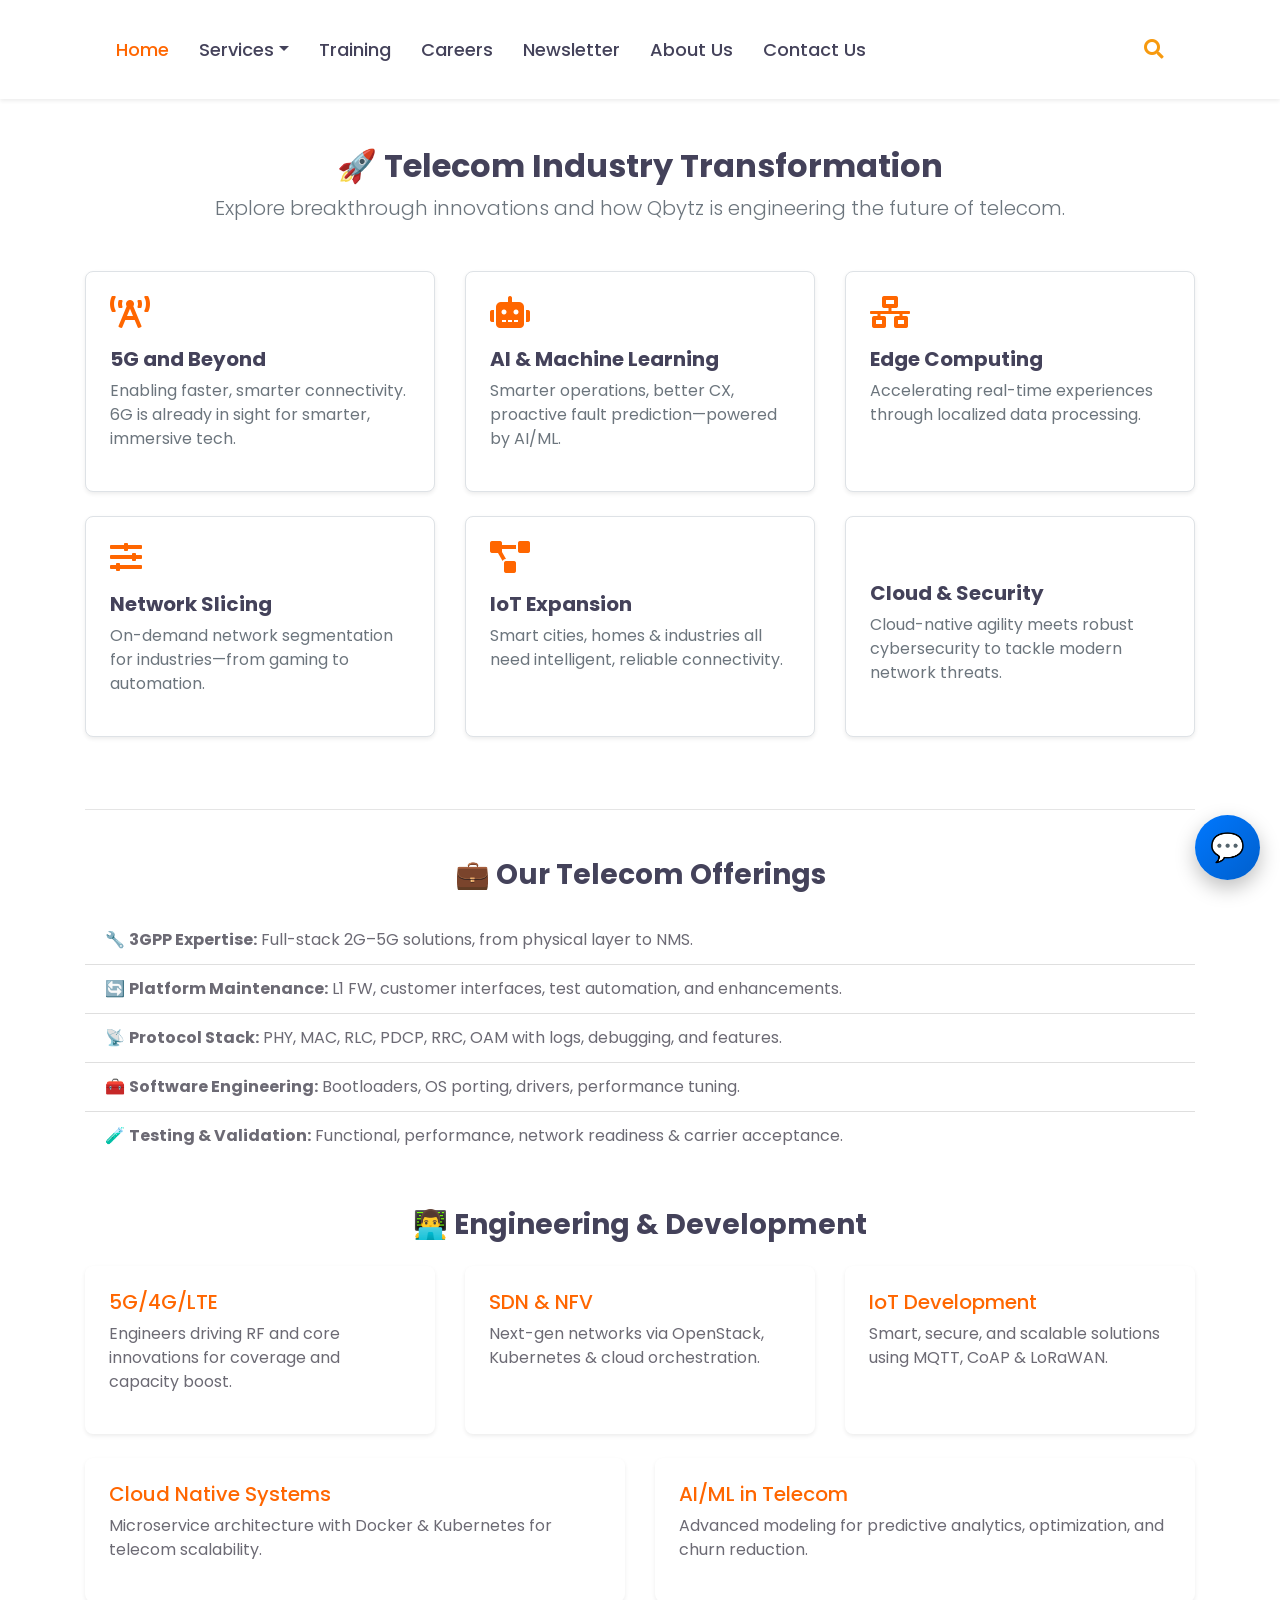
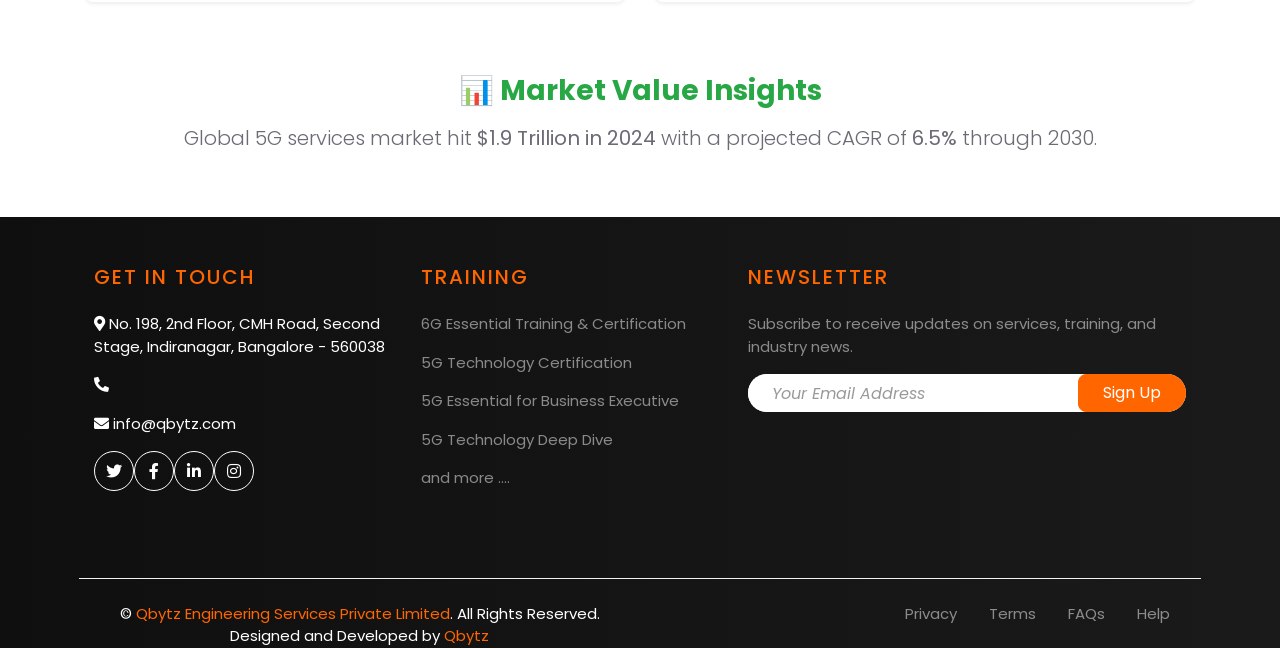
<file: src/Qbytz_Bot/telecom.html>
<!DOCTYPE html>
<html lang="en">

<head>
    <meta charset="utf-8">
    <title>Qbytz</title>
    <meta content="width=device-width, initial-scale=1.0" name="viewport">
    <meta content="Nekko Tech Website Templates" name="keywords">
    <meta content="Nekko Tech Website Templates" name="description">

    <!-- Favicon -->
    <link href="img/favicon.ico" rel="icon">

    <!-- Google Web Fonts -->
    <link rel="preconnect" href="https://fonts.gstatic.com">
    <link href="https://fonts.googleapis.com/css2?family=Poppins:wght@400;500;600;700&display=swap" rel="stylesheet"> 

    <!-- Font Awesome -->
    <link href="https://cdnjs.cloudflare.com/ajax/libs/font-awesome/5.10.0/css/all.min.css" rel="stylesheet">

    <!-- Libraries Stylesheet -->
    <link href="lib/owlcarousel/assets/owl.carousel.min.css" rel="stylesheet">

    <!-- Customized Bootstrap Stylesheet -->
    <link href="css/style.css" rel="stylesheet">

    <link rel="icon" type="image/x-icon" href="/img/favicon.jpg">
</head>
<style>
    .transition {
    transition: all 0.3s ease-in-out;
}
.hover-shadow:hover {
    box-shadow: 0 0.75rem 1.5rem rgba(240, 132, 10, 0.1) !important;
    transform: translateY(-5px);
}

</style>

<body>
    <!-- Topbar Start
    <div class="container-fluid d-none d-lg-block">
        <div class="row align-items-center py-4 px-xl-5">
            <div class="col-lg-3">
                <a href="" class="text-decoration-none">
                    <h1 class="m-0"><span class="text-primary">Q</span>BYTZ</h1>
                </a>
            </div>
            <div class="col-lg-3 text-right">
                <div class="d-inline-flex align-items-center">
                    <i class="fa fa-2x fa-map-marker-alt text-primary mr-3"></i>
                    <div class="text-left">
                        <h6 class="font-weight-semi-bold mb-1">Our Office</h6>
                        <small>No. 198, 2nd Floor, CMH Road, Second Stage, Indiranagar (Bangalore), Bangalore North, Bangalore- 560038, Karnataka</small>
                    </div>
                </div>
            </div>
            <div class="col-lg-3 text-right">
                <div class="d-inline-flex align-items-center">
                    <i class="fa fa-2x fa-envelope text-primary mr-3"></i>
                    <div class="text-left">
                        <h6 class="font-weight-semi-bold mb-1">Email Us</h6>
                        <small>info@qbytz.com</small>
                    </div>
                </div>
            </div>
            <div class="col-lg-3 text-right">
                <div class="d-inline-flex align-items-center">
                    <i class="fa fa-2x fa-phone text-primary mr-3"></i>
                    <div class="text-left">
                        <h6 class="font-weight-semi-bold mb-1">Call Us</h6>
                        <small>+012 345 6789</small>
                    </div>
                </div>
            </div>
        </div>
    </div>
    Topbar End -->


         <!-- Stylish Navbar Start -->
<div class="container-fluid bg-white shadow-sm sticky-top">
    <div class="container">
        <nav class="navbar navbar-expand-lg navbar-light py-3">
            <!-- Brand (mobile only) -->
            <a class="navbar-brand d-lg-none fw-bold fs-3 text-primary" href="#">
                <span class="text-dark">Q</span>BYTZ
            </a>

            <!-- Toggle button -->
            <button class="navbar-toggler" type="button" data-toggle="collapse" data-target="#navbarCollapse">
                <span class="navbar-toggler-icon"></span>
            </button>

            <!-- Navbar Items -->
            <div class="collapse navbar-collapse justify-content-between" id="navbarCollapse">
                <!-- Left Nav -->
                <ul class="navbar-nav align-items-center gap-lg-3">
                    <li class="nav-item">
                        <a class="nav-link active" href="index.html">Home</a>
                    </li>

                    <li class="nav-item dropdown">
                        <a class="nav-link dropdown-toggle" href="#" data-toggle="dropdown">Services</a>
                        <div class="dropdown-menu border-0 shadow-sm animate__animated animate__fadeIn">
                            <a class="dropdown-item" href="telecom.html">Telecom</a>
                            <a class="dropdown-item" href="embedded.html">Embedded Software</a>
                            <a class="dropdown-item" href="aiservices.html">AI Services</a>
                        </div>
                    </li>

                    <li class="nav-item">
                        <a class="nav-link" href="course.html">Training</a>
                    </li>

                    <li class="nav-item">
                        <a class="nav-link" href="teacher.html">Careers</a>
                    </li>

                    <li class="nav-item">
                        <a class="nav-link" href="#">Newsletter</a>
                    </li>

                    <li class="nav-item">
                        <a class="nav-link" href="about.html">About Us</a>
                    </li>

                    <li class="nav-item">
                        <a class="nav-link" href="contact.html">Contact Us</a>
                    </li>
                </ul>

                <!-- Right Search Bar -->
                <div class="search-container ml-auto d-flex align-items-center">
                    <form action="">
                        <input type="search" placeholder="Search Here...">
                        <i class="fa fa-search"></i>
                    </form>
                </div>
            </div>
        </nav>
    </div>
</div>
<!-- Stylish Navbar End -->
<style>
    /* Modern Navbar Styling */
.navbar-nav .nav-link {
    font-weight: 500;
    color: #333;
    transition: color 0.3s ease;
}

.navbar-nav .nav-link:hover,
.navbar-nav .nav-link.active {
    color: #007bff;
}

.dropdown-menu {
    min-width: 180px;
    border-radius: 8px;
}

/* Animate.css optional (for dropdown fade-in effect) */
@import url('https://cdnjs.cloudflare.com/ajax/libs/animate.css/4.1.1/animate.min.css');

</style>

<!-- Telecom Content Start -->
<div class="container py-5">
    <div class="text-center mb-5">
        <h2 class="font-weight-bold display-5">🚀 Telecom Industry Transformation</h2>
        <p class="text-muted lead">Explore breakthrough innovations and how Qbytz is engineering the future of telecom.</p>
    </div>

    <div class="row">
        <!-- Trend Item -->
        <div class="col-md-6 col-lg-4 mb-4">
            <div class="bg-white border rounded shadow-sm p-4 h-100 transition hover-shadow">
                <div class="mb-3"><i class="fas fa-broadcast-tower fa-2x text-primary"></i></div>
                <h5 class="font-weight-bold">5G and Beyond</h5>
                <p class="text-muted">Enabling faster, smarter connectivity. 6G is already in sight for smarter, immersive tech.</p>
            </div>
        </div>

        <div class="col-md-6 col-lg-4 mb-4">
            <div class="bg-white border rounded shadow-sm p-4 h-100 transition hover-shadow">
                <div class="mb-3"><i class="fas fa-robot fa-2x text-primary"></i></div>
                <h5 class="font-weight-bold">AI & Machine Learning</h5>
                <p class="text-muted">Smarter operations, better CX, proactive fault prediction—powered by AI/ML.</p>
            </div>
        </div>

        <div class="col-md-6 col-lg-4 mb-4">
            <div class="bg-white border rounded shadow-sm p-4 h-100 transition hover-shadow">
                <div class="mb-3"><i class="fas fa-network-wired fa-2x text-primary"></i></div>
                <h5 class="font-weight-bold">Edge Computing</h5>
                <p class="text-muted">Accelerating real-time experiences through localized data processing.</p>
            </div>
        </div>

        <div class="col-md-6 col-lg-4 mb-4">
            <div class="bg-white border rounded shadow-sm p-4 h-100 transition hover-shadow">
                <div class="mb-3"><i class="fas fa-sliders-h fa-2x text-primary"></i></div>
                <h5 class="font-weight-bold">Network Slicing</h5>
                <p class="text-muted">On-demand network segmentation for industries—from gaming to automation.</p>
            </div>
        </div>

        <div class="col-md-6 col-lg-4 mb-4">
            <div class="bg-white border rounded shadow-sm p-4 h-100 transition hover-shadow">
                <div class="mb-3"><i class="fas fa-project-diagram fa-2x text-primary"></i></div>
                <h5 class="font-weight-bold">IoT Expansion</h5>
                <p class="text-muted">Smart cities, homes & industries all need intelligent, reliable connectivity.</p>
            </div>
        </div>

        <div class="col-md-6 col-lg-4 mb-4">
            <div class="bg-white border rounded shadow-sm p-4 h-100 transition hover-shadow">
                <div class="mb-3"><i class="fas fa-cloud-lock fa-2x text-primary"></i></div>
                <h5 class="font-weight-bold">Cloud & Security</h5>
                <p class="text-muted">Cloud-native agility meets robust cybersecurity to tackle modern network threats.</p>
            </div>
        </div>
    </div>

    <!-- Divider -->
    <hr class="my-5">

    <!-- Offerings -->
    <div class="mb-5">
        <h3 class="text-center mb-4 font-weight-bold">💼 Our Telecom Offerings</h3>
        <ul class="list-group list-group-flush">
            <li class="list-group-item">🔧 <strong>3GPP Expertise:</strong> Full-stack 2G–5G solutions, from physical layer to NMS.</li>
            <li class="list-group-item">🔄 <strong>Platform Maintenance:</strong> L1 FW, customer interfaces, test automation, and enhancements.</li>
            <li class="list-group-item">📡 <strong>Protocol Stack:</strong> PHY, MAC, RLC, PDCP, RRC, OAM with logs, debugging, and features.</li>
            <li class="list-group-item">🧰 <strong>Software Engineering:</strong> Bootloaders, OS porting, drivers, performance tuning.</li>
            <li class="list-group-item">🧪 <strong>Testing & Validation:</strong> Functional, performance, network readiness & carrier acceptance.</li>
        </ul>
    </div>

    <!-- Capabilities -->
    <div class="mb-5">
        <h3 class="text-center mb-4 font-weight-bold">👨‍💻 Engineering & Development</h3>
        <div class="row">
            <div class="col-md-6 col-lg-4 mb-4">
                <div class="bg-light p-4 rounded shadow-sm h-100">
                    <h5 class="text-primary">5G/4G/LTE</h5>
                    <p>Engineers driving RF and core innovations for coverage and capacity boost.</p>
                </div>
            </div>
            <div class="col-md-6 col-lg-4 mb-4">
                <div class="bg-light p-4 rounded shadow-sm h-100">
                    <h5 class="text-primary">SDN & NFV</h5>
                    <p>Next-gen networks via OpenStack, Kubernetes & cloud orchestration.</p>
                </div>
            </div>
            <div class="col-md-6 col-lg-4 mb-4">
                <div class="bg-light p-4 rounded shadow-sm h-100">
                    <h5 class="text-primary">IoT Development</h5>
                    <p>Smart, secure, and scalable solutions using MQTT, CoAP & LoRaWAN.</p>
                </div>
            </div>
            <div class="col-md-6 col-lg-6 mb-4">
                <div class="bg-light p-4 rounded shadow-sm h-100">
                    <h5 class="text-primary">Cloud Native Systems</h5>
                    <p>Microservice architecture with Docker & Kubernetes for telecom scalability.</p>
                </div>
            </div>
            <div class="col-md-6 col-lg-6 mb-4">
                <div class="bg-light p-4 rounded shadow-sm h-100">
                    <h5 class="text-primary">AI/ML in Telecom</h5>
                    <p>Advanced modeling for predictive analytics, optimization, and churn reduction.</p>
                </div>
            </div>
        </div>
    </div>

    <!-- Market Value -->
    <div class="text-center">
        <h3 class="text-success mb-3 font-weight-bold">📊 Market Value Insights</h3>
        <p class="lead">Global 5G services market hit <strong>$1.9 Trillion in 2024</strong> with a projected CAGR of <strong>6.5%</strong> through 2030.</p>
    </div>
</div>
<!-- Telecom Content End -->

<!-- Stylish Footer Start -->
<footer class="footer bg-dark text-white pt-5">
    <div class="container px-4">
        <div class="row gy-5">
            <!-- Contact Info -->
            <div class="col-lg-7">
                <div class="row">
                    <div class="col-md-6 mb-4">
                        <h5 class="text-primary text-uppercase mb-4" style="letter-spacing: 2px;">Get In Touch</h5>
                        <p><i class="fa fa-map-marker-alt me-2"></i>  No. 198, 2nd Floor, CMH Road, Second Stage, Indiranagar, Bangalore - 560038</p>
                        <p><i class="fa fa-phone-alt me-2"></i></p>
                        <p><i class="fa fa-envelope me-2"></i>  info@qbytz.com</p>
                        <div class="d-flex gap-2 mt-3">
                            <a class="btn btn-outline-light btn-square rounded-circle" href="#"><i class="fab fa-twitter"></i></a>
                            <a class="btn btn-outline-light btn-square rounded-circle" href="#"><i class="fab fa-facebook-f"></i></a>
                            <a class="btn btn-outline-light btn-square rounded-circle" href="#"><i class="fab fa-linkedin-in"></i></a>
                            <a class="btn btn-outline-light btn-square rounded-circle" href="#"><i class="fab fa-instagram"></i></a>
                        </div>
                    </div>

                    <div class="col-md-6 mb-4">
                        <h5 class="text-primary text-uppercase mb-4" style="letter-spacing: 2px;">Training</h5>
                        <p class="text-white-50">6G Essential Training & Certification</p>
                        <p class="text-white-50">5G Technology Certification</p>
                        <p class="text-white-50">5G Essential for Business Executive</p>
                        <p class="text-white-50">5G Technology Deep Dive</p>
                        <p class="text-white-50">and more ....</p>

                    </div>
                </div>
            </div>

            <!-- Newsletter -->
            <div class="col-lg-5">
                <h5 class="text-primary text-uppercase mb-4" style="letter-spacing: 2px;">Newsletter</h5>
                <p class="text-white-50">Subscribe to receive updates on services, training, and industry news.</p>
                <form action="subscribe.php" method="POST">
                    <div class="input-group rounded-pill overflow-hidden bg-white">
                        <input type="email" name="email" class="form-control border-0 px-4 py-3" placeholder="Your Email Address" required>
                        <button class="btn btn-primary px-4" type="submit">Sign Up</button>
                    </div>
                </form>
            </div>
        </div>

        <!-- Bottom Footer -->
        <div class="row mt-5 pt-4 border-top border-secondary">
            <div class="col-md-6 text-center text-md-start">
                <p class="mb-0">&copy; <a href="#" class="text-primary">Qbytz Engineering Services Private Limited</a>. All Rights Reserved. Designed and Developed by <a href="#" class="text-primary">Qbytz</a></p>
            </div>
            <div class="col-md-6 text-center text-md-end">
                <ul class="nav justify-content-center justify-content-md-end gap-3">
                    <li class="nav-item"><a class="nav-link text-white-50 py-0" href="privacy.html">Privacy</a></li>
                    <li class="nav-item"><a class="nav-link text-white-50 py-0" href="terms.html">Terms</a></li>
                    <li class="nav-item"><a class="nav-link text-white-50 py-0" href="FAQS.html">FAQs</a></li>
                    <li class="nav-item"><a class="nav-link text-white-50 py-0" href="help.html">Help</a></li>
                </ul>
            </div>
        </div>
    </div>
</footer>
<!-- Stylish Footer End -->
<style>
    /* Stylish Footer Enhancements */
.footer {
    background: linear-gradient(to right, #0f0f0f, #1a1a1a);
    font-size: 15px;
}

.footer .btn-square {
    width: 40px;
    height: 40px;
    display: inline-flex;
    align-items: center;
    justify-content: center;
    transition: background 0.3s, transform 0.3s;
}

.footer .btn-square:hover {
    background: #007bff;
    color: #fff;
    transform: translateY(-2px);
}

.footer .form-control:focus {
    box-shadow: none;
    border-color: #007bff;
}

.footer .nav-link:hover {
    color: #007bff !important;
    text-decoration: underline;
}

.footer input::placeholder {
    color: #999;
    font-style: italic;
}

</style>

<style>
/* === Chatbot Styles === */
.chat-toggle {
    position: fixed;
    bottom: 20px;
    right: 20px;
    background: linear-gradient(135deg, #0078ff, #005fcc);
    color: white;
    width: 65px;
    height: 65px;
    border-radius: 50%;
    box-shadow: 0 8px 20px rgba(0,0,0,0.25);
    display: flex;
    justify-content: center;
    align-items: center;
    font-size: 28px;
    cursor: pointer;
    transition: all 0.3s ease;
    z-index: 1000;
    animation: ringPulse 2s infinite;
}
.chat-toggle:hover { transform: scale(1.15) rotate(10deg); }
@keyframes ringPulse {
    0% { box-shadow: 0 0 0 0 rgba(0, 120, 255, 0.6); transform: rotate(0deg); }
    10% { transform: rotate(15deg); }
    20% { transform: rotate(-15deg); }
    30% { transform: rotate(10deg); }
    40% { transform: rotate(-10deg); }
    50% { transform: rotate(5deg); }
    60% { transform: rotate(-5deg); box-shadow: 0 0 0 20px rgba(0, 120, 255, 0); }
    100% { transform: rotate(0deg); box-shadow: 0 0 0 0 rgba(0, 120, 255, 0); }
}
.chat-container {
    position: fixed;
    bottom: 100px; /* ⬅ was 90px, increased to move it slightly higher from bottom */
    right: 20px;
    width: 370px;
    height: 520px;
    background: rgba(255, 255, 255, 0.95);
    backdrop-filter: blur(12px);
    border-radius: 16px;
    box-shadow: 0 12px 30px rgba(0,0,0,0.25);
    display: flex;
    flex-direction: column;
    overflow: hidden;
    transform: translateY(20px) scale(0.95);
    opacity: 0;
    visibility: hidden;
    transition: all 0.3s ease;
    z-index: 9999; /* ⬅ higher z-index so it’s above navbar */
}

.chat-container.open {
    transform: translateY(0) scale(1);
    opacity: 1;
    visibility: visible;
}

/* Chat header stays fixed within the chatbot */
.chat-header {
    position: sticky; /* ⬅ Ensures header is always visible */
    top: 0;
    background: linear-gradient(135deg, #0078ff, #005fcc);
    color: white;
    padding: 14px;
    font-size: 18px;
    font-weight: bold;
    text-align: center;
    box-shadow: 0 2px 6px rgba(0,0,0,0.2);
    z-index: 2;
}

.chat-box {
    flex: 1;
    padding: 12px;
    overflow-y: auto;
    background: rgba(249, 249, 249, 0.6);
    display: flex;
    flex-direction: column;
}
.chat-box::-webkit-scrollbar { width: 6px; }
.chat-box::-webkit-scrollbar-thumb { background: rgba(0,0,0,0.25); border-radius: 3px; }
.message {
    margin: 8px 0;
    padding: 10px 14px;
    border-radius: 20px;
    max-width: 75%;
    word-wrap: break-word;
    font-size: 14px;
    box-shadow: 0 2px 6px rgba(0,0,0,0.1);
    animation: fadeInUp 0.3s ease;
}
.message.user {
    background: linear-gradient(135deg, #0078ff, #005fcc);
    color: white;
    border-bottom-right-radius: 6px;
    align-self: flex-end;
}
.message.bot {
    background: white;
    color: #333;
    border-bottom-left-radius: 6px;
    align-self: flex-start;
}
.typing {
    display: flex;
    align-items: center;
    gap: 4px;
    font-size: 12px;
    color: #555;
    margin: 8px 0;
}
.dot {
    width: 6px;
    height: 6px;
    background: #555;
    border-radius: 50%;
    animation: blink 1.4s infinite ease-in-out;
}
.dot:nth-child(2) { animation-delay: 0.2s; }
.dot:nth-child(3) { animation-delay: 0.4s; }
@keyframes blink {
    0%, 80%, 100% { transform: scale(0.8); opacity: 0.4; }
    40% { transform: scale(1); opacity: 1; }
}
.input-area {
    display: flex;
    border-top: 1px solid #ddd;
    background: rgba(255,255,255,0.9);
    padding: 6px;
}
.input-area input {
    flex: 1;
    border: none;
    padding: 12px;
    font-size: 14px;
    outline: none;
    border-radius: 12px;
    background: #f1f3f6;
    margin-right: 6px;
}
.input-area button {
    border: none;
    background: linear-gradient(135deg, #0078ff, #005fcc);
    border-radius: 12px;
    padding: 8px 12px;
    display: flex;
    align-items: center;
    justify-content: center;
    transition: background 0.2s, transform 0.2s;
}
.input-area button:hover {
    background: linear-gradient(135deg, #006ae0, #004cb3);
    transform: scale(1.05);
}
@keyframes fadeInUp {
    from { opacity: 0; transform: translateY(10px); }
    to { opacity: 1; transform: translateY(0); }
}
@media (max-width: 480px) {
    .chat-container { width: 90%; height: 70%; right: 5%; }
}
</style>

<div class="chat-toggle" onclick="toggleChat()">💬</div>
<div class="chat-container" id="chat-container">
    <div class="chat-header">TensAI Chatbot</div>
    <div id="chat-box" class="chat-box"></div>
    <div class="input-area">
        <input type="text" id="user-input" placeholder="Type your message..."
               onkeypress="if(event.key==='Enter'){sendMessage()}"/>
        <button onclick="sendMessage()" aria-label="Send">
            <svg xmlns="http://www.w3.org/2000/svg" viewBox="0 0 24 24"
                 width="20" height="20" fill="white">
                <path d="M2.01 21L23 12 2.01 3 2 10l15 2-15 2z"/>
            </svg>
        </button>
    </div>
</div>

<script>
// Initialize chat session and load history
let sessionId = localStorage.getItem("chat_session_id") || null;
let chatHistory = JSON.parse(localStorage.getItem("chat_history")) || [];
let typingIndicator = null;

// Load chat history when page loads
window.addEventListener('DOMContentLoaded', () => {
    loadChatHistory();
});

function toggleChat() {
    const chatContainer = document.getElementById("chat-container");
    chatContainer.classList.toggle("open");
    
    // Scroll to bottom when opening
    if (chatContainer.classList.contains("open")) {
        setTimeout(() => {
            document.getElementById("chat-box").scrollTop = 
                document.getElementById("chat-box").scrollHeight;
        }, 100);
    }
}

function loadChatHistory() {
    const chatBox = document.getElementById("chat-box");
    chatBox.innerHTML = '';
    
    chatHistory.forEach(msg => {
        const msgElement = document.createElement("div");
        msgElement.classList.add("message", msg.sender);
        msgElement.innerText = msg.text;
        chatBox.appendChild(msgElement);
    });
    
    if (chatBox.children.length > 0) {
        chatBox.scrollTop = chatBox.scrollHeight;
    }
}

function addMessage(text, sender) {
    const chatBox = document.getElementById("chat-box");
    const msg = document.createElement("div");
    msg.classList.add("message", sender);
    msg.innerText = text;
    chatBox.appendChild(msg);
    chatBox.scrollTop = chatBox.scrollHeight;
    
    // Save to history
    chatHistory.push({ text, sender });
    localStorage.setItem("chat_history", JSON.stringify(chatHistory));
}

function showTypingIndicator() {
    if (!typingIndicator) {
        const chatBox = document.getElementById("chat-box");
        typingIndicator = document.createElement("div");
        typingIndicator.classList.add("typing");
        typingIndicator.innerHTML = `<span class="dot"></span><span class="dot"></span><span class="dot"></span>`;
        chatBox.appendChild(typingIndicator);
        chatBox.scrollTop = chatBox.scrollHeight;
    }
}

function hideTypingIndicator() {
    if (typingIndicator) {
        typingIndicator.remove();
        typingIndicator = null;
    }
}

async function sendMessage() {
    const inputField = document.getElementById("user-input");
    const userText = inputField.value.trim();
    if (!userText) return;

    addMessage(userText, "user");
    inputField.value = "";

    showTypingIndicator();

    try {
        const response = await fetch("http://18.61.48.96:5000/chat", {
            method: "POST",
            headers: {"Content-Type": "application/json"},
            body: JSON.stringify({
                user_query: userText,
                session_id: sessionId
            })
        });

        const data = await response.json();
        hideTypingIndicator();

        if (data.reply) {
            addMessage(data.reply, "bot");
        } else if (data.error) {
            addMessage("Error: " + data.error, "bot");
        }

        if (data.session_id && !sessionId) {
            sessionId = data.session_id;
            localStorage.setItem("chat_session_id", sessionId);
        }

    } catch (err) {
        hideTypingIndicator();
        addMessage("Error: Could not connect to server.", "bot");
    }
}
</script>


<!-- Back to Top -->
<a href="#" class="btn btn-lg btn-primary btn-lg-square back-to-top"><i class="fa fa-angle-double-up"></i></a>

<!-- JavaScript Libraries -->
<script src="https://code.jquery.com/jquery-3.4.1.min.js"></script>
<script src="https://stackpath.bootstrapcdn.com/bootstrap/4.4.1/js/bootstrap.bundle.min.js"></script>
<script src="lib/easing/easing.min.js"></script>
<script src="lib/owlcarousel/owl.carousel.min.js"></script>

<!-- Contact Javascript File -->
<script src="mail/jqBootstrapValidation.min.js"></script>
<script src="mail/contact.js"></script>

<!-- Template Javascript -->
<script src="js/main.js"></script>


</body>


</html>
</file>
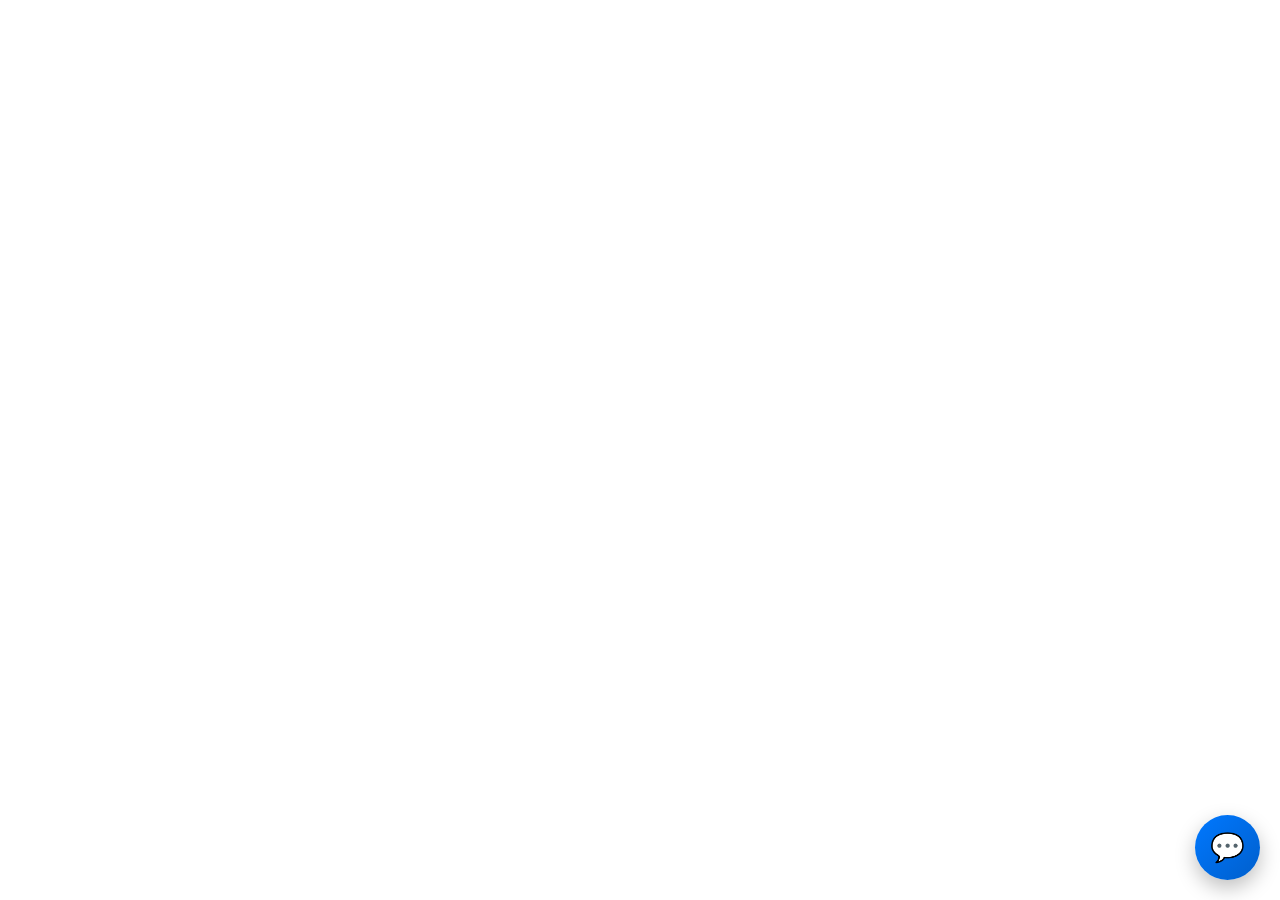
<file: src/TensAI_Chatbot/templates/modified_ui.html>
<!DOCTYPE html>
<html lang="en">
<head>
<meta charset="UTF-8">
<title>TensAI Chatbot</title>
<style>
    body {
        font-family: "Segoe UI", Arial, sans-serif;
        margin: 0;
        background: linear-gradient(135deg, #e0f2ff, #f5f7fa);
    }

    /* Floating Chat Button */
.chat-toggle {
    position: fixed;
    bottom: 20px;
    right: 20px;
    background: linear-gradient(135deg, #0078ff, #005fcc);
    color: white;
    width: 65px;
    height: 65px;
    border-radius: 50%;
    box-shadow: 0 8px 20px rgba(0,0,0,0.25);
    display: flex;
    justify-content: center;
    align-items: center;
    font-size: 28px;
    cursor: pointer;
    transition: all 0.3s ease;
    z-index: 1000;
    animation: ringPulse 2s infinite;
}

/* Hover effect stays */
.chat-toggle:hover {
    transform: scale(1.15) rotate(10deg);
}

/* Ping/Ring Animation */
@keyframes ringPulse {
    0% {
        box-shadow: 0 0 0 0 rgba(0, 120, 255, 0.6);
        transform: rotate(0deg);
    }
    10% {
        transform: rotate(15deg);
    }
    20% {
        transform: rotate(-15deg);
    }
    30% {
        transform: rotate(10deg);
    }
    40% {
        transform: rotate(-10deg);
    }
    50% {
        transform: rotate(5deg);
    }
    60% {
        transform: rotate(-5deg);
        box-shadow: 0 0 0 20px rgba(0, 120, 255, 0);
    }
    100% {
        transform: rotate(0deg);
        box-shadow: 0 0 0 0 rgba(0, 120, 255, 0);
    }
}


    /* Chat Window */
    .chat-container {
        position: fixed;
        bottom: 90px;
        right: 20px;
        width: 370px;
        height: 520px;
        background: rgba(255, 255, 255, 0.9);
        backdrop-filter: blur(12px);
        border-radius: 16px;
        box-shadow: 0 12px 30px rgba(0,0,0,0.25);
        display: flex;
        flex-direction: column;
        overflow: hidden;
        transform: translateY(20px) scale(0.95);
        opacity: 0;
        visibility: hidden;
        transition: all 0.3s ease;
        z-index: 999;
    }
    .chat-container.open {
        transform: translateY(0) scale(1);
        opacity: 1;
        visibility: visible;
    }

    /* Chat Header */
    .chat-header {
        background: linear-gradient(135deg, #0078ff, #005fcc);
        color: white;
        padding: 14px;
        font-size: 18px;
        font-weight: bold;
        text-align: center;
        box-shadow: 0 2px 6px rgba(0,0,0,0.2);
    }

    /* Chat Body */
    .chat-box {
    flex: 1;
    padding: 12px;
    overflow-y: auto;
    background: rgba(249, 249, 249, 0.6);

    display: flex;              /* NEW: flex layout */
    flex-direction: column;     /* Stack messages vertically */
}
    .chat-box::-webkit-scrollbar {
        width: 6px;
    }
    .chat-box::-webkit-scrollbar-thumb {
        background: rgba(0,0,0,0.25);
        border-radius: 3px;
    }

    /* Messages */
    .message {
    margin: 8px 0;
    padding: 10px 14px;
    border-radius: 20px;
    max-width: 75%;
    word-wrap: break-word;
    font-size: 14px;
    box-shadow: 0 2px 6px rgba(0,0,0,0.1);
    animation: fadeInUp 0.3s ease;
}

/* User message on right */
.message.user {
    background: linear-gradient(135deg, #0078ff, #005fcc);
    color: white;
    border-bottom-right-radius: 6px;
    align-self: flex-end; /* Pushes to right */
}

/* Bot message on left */
.message.bot {
    background: white;
    color: #333;
    border-bottom-left-radius: 6px;
    align-self: flex-start; /* Pushes to left */
}

    /* Typing Indicator */
    .typing {
        display: flex;
        align-items: center;
        gap: 4px;
        font-size: 12px;
        color: #555;
        margin: 8px 0;
    }
    .dot {
        width: 6px;
        height: 6px;
        background: #555;
        border-radius: 50%;
        animation: blink 1.4s infinite ease-in-out;
    }
    .dot:nth-child(2) { animation-delay: 0.2s; }
    .dot:nth-child(3) { animation-delay: 0.4s; }

    @keyframes blink {
        0%, 80%, 100% { transform: scale(0.8); opacity: 0.4; }
        40% { transform: scale(1); opacity: 1; }
    }

    /* Input Area */
    .input-area {
        display: flex;
        border-top: 1px solid #ddd;
        background: rgba(255,255,255,0.9);
        padding: 6px;
    }
    .input-area input {
        flex: 1;
        border: none;
        padding: 12px;
        font-size: 14px;
        outline: none;
        border-radius: 12px;
        background: #f1f3f6;
        margin-right: 6px;
    }
    .input-area button {
    border: none;
    background: linear-gradient(135deg, #0078ff, #005fcc);
    border-radius: 12px;
    padding: 8px 12px;
    display: flex;
    align-items: center;
    justify-content: center;
    transition: background 0.2s, transform 0.2s;
    }
    .input-area button:hover {
        background: linear-gradient(135deg, #006ae0, #004cb3);
        transform: scale(1.05);
    }

    /* Animations */
    @keyframes fadeInUp {
        from {
            opacity: 0;
            transform: translateY(10px);
        }
        to {
            opacity: 1;
            transform: translateY(0);
        }
    }

    @media (max-width: 480px) {
        .chat-container {
            width: 90%;
            height: 70%;
            right: 5%;
        }
    }
</style>
</head>
<body>

<!-- Floating Chat Button -->
<div class="chat-toggle" onclick="toggleChat()">💬</div>

<!-- Chat Window -->
<div class="chat-container" id="chat-container">
    <div class="chat-header">TensAI Chatbot</div>
    <div id="chat-box" class="chat-box"></div>
    <div class="input-area">
        <input type="text" id="user-input" placeholder="Type your message..." 
            onkeypress="if(event.key==='Enter'){sendMessage()}"/>
        <button onclick="sendMessage()" aria-label="Send">
            <!-- Inline Send Icon SVG -->
            <svg xmlns="http://www.w3.org/2000/svg" viewBox="0 0 24 24" 
                 width="20" height="20" fill="white">
                <path d="M2.01 21L23 12 2.01 3 2 10l15 2-15 2z"/>
            </svg>
        </button>
    </div>
</div>

<script>
let sessionId = localStorage.getItem("chat_session_id") || null;
let typingIndicator = null;

function toggleChat() {
    document.getElementById("chat-container").classList.toggle("open");
}

function addMessage(text, sender) {
    const msg = document.createElement("div");
    msg.classList.add("message", sender);
    msg.innerText = text;
    document.getElementById("chat-box").appendChild(msg);
    document.getElementById("chat-box").scrollTop = document.getElementById("chat-box").scrollHeight;
}

function showTypingIndicator() {
    if (!typingIndicator) {
        typingIndicator = document.createElement("div");
        typingIndicator.classList.add("typing");
        typingIndicator.innerHTML = `<span class="dot"></span><span class="dot"></span><span class="dot"></span>`;
        document.getElementById("chat-box").appendChild(typingIndicator);
        document.getElementById("chat-box").scrollTop = document.getElementById("chat-box").scrollHeight;
    }
}

function hideTypingIndicator() {
    if (typingIndicator) {
        typingIndicator.remove();
        typingIndicator = null;
    }
}

async function sendMessage() {
    const inputField = document.getElementById("user-input");
    const userText = inputField.value.trim();
    if (!userText) return;

    addMessage(userText, "user");
    inputField.value = "";

    showTypingIndicator();

    try {
        const response = await fetch("/chat", {
            method: "POST",
            headers: {"Content-Type": "application/json"},
            body: JSON.stringify({
                user_query: userText,
                session_id: sessionId
            })
        });

        const data = await response.json();
        hideTypingIndicator();

        if (data.reply) {
            addMessage(data.reply, "bot");
        } else if (data.error) {
            addMessage("Error: " + data.error, "bot");
        }

        if (data.session_id && !sessionId) {
            sessionId = data.session_id;
            localStorage.setItem("chat_session_id", sessionId);
        }

    } catch (err) {
        hideTypingIndicator();
        addMessage("Error: Could not connect to server.", "bot");
    }
}
</script>
</body>
</html>
</file>
<file: src/Qbytz_Bot/css/style.css>
/******* Bootstrap Theming ********/
/*!
 * Bootstrap v4.5.3 (https://getbootstrap.com/)
 * Copyright 2011-2020 The Bootstrap Authors
 * Copyright 2011-2020 Twitter, Inc.
 * Licensed under MIT (https://github.com/twbs/bootstrap/blob/main/LICENSE)
 */
:root {
  --blue: #007bff;
  --indigo: #6610f2;
  --purple: #6f42c1;
  --pink: #e83e8c;
  --red: #dc3545;
  --orange: #fd7e14;
  --yellow: #ffc107;
  --green: #28a745;
  --teal: #20c997;
  --cyan: #17a2b8;
  --white: #fff;
  --gray: #6c757d;
  --gray-dark: #343a40;
  --primary: #FF6600;
  --secondary: #F2F1F8;
  --success: #28a745;
  --info: #17a2b8;
  --warning: #ffc107;
  --danger: #dc3545;
  --light: #FFFFFF;
  --dark: #44425A;
  --breakpoint-xs: 0;
  --breakpoint-sm: 576px;
  --breakpoint-md: 768px;
  --breakpoint-lg: 992px;
  --breakpoint-xl: 1200px;
  --font-family-sans-serif: "Poppins", sans-serif;
  --font-family-monospace: SFMono-Regular, Menlo, Monaco, Consolas, "Liberation Mono", "Courier New", monospace;
}

*,
*::before,
*::after {
  box-sizing: border-box;
}

html {
  font-family: sans-serif;
  line-height: 1.15;
  -webkit-text-size-adjust: 100%;
  -webkit-tap-highlight-color: rgba(0, 0, 0, 0);
}

article, aside, figcaption, figure, footer, header, hgroup, main, nav, section {
  display: block;
}

body {
  margin: 0;
  font-family: "Poppins", sans-serif;
  font-size: 1rem;
  font-weight: 400;
  line-height: 1.5;
  color: #6C6A74;
  text-align: left;
  background-color: #fff;
}

[tabindex="-1"]:focus:not(:focus-visible) {
  outline: 0 !important;
}

hr {
  box-sizing: content-box;
  height: 0;
  overflow: visible;
}

h1, h2, h3, h4, h5, h6 {
  margin-top: 0;
  margin-bottom: 0.5rem;
}

p {
  margin-top: 0;
  margin-bottom: 1rem;
}

abbr[title],
abbr[data-original-title] {
  text-decoration: underline;
  text-decoration: underline dotted;
  cursor: help;
  border-bottom: 0;
  text-decoration-skip-ink: none;
}

address {
  margin-bottom: 1rem;
  font-style: normal;
  line-height: inherit;
}

ol,
ul,
dl {
  margin-top: 0;
  margin-bottom: 1rem;
}

ol ol,
ul ul,
ol ul,
ul ol {
  margin-bottom: 0;
}

dt {
  font-weight: 700;
}

dd {
  margin-bottom: .5rem;
  margin-left: 0;
}

blockquote {
  margin: 0 0 1rem;
}

b,
strong {
  font-weight: bolder;
}

small {
  font-size: 80%;
}

sub,
sup {
  position: relative;
  font-size: 75%;
  line-height: 0;
  vertical-align: baseline;
}

sub {
  bottom: -.25em;
}

sup {
  top: -.5em;
}

a {
  color: #FF6600;
  text-decoration: none;
  background-color: transparent;
}

a:hover {
  color: #b34700;
  text-decoration: underline;
}

a:not([href]):not([class]) {
  color: inherit;
  text-decoration: none;
}

a:not([href]):not([class]):hover {
  color: inherit;
  text-decoration: none;
}

pre,
code,
kbd,
samp {
  font-family: SFMono-Regular, Menlo, Monaco, Consolas, "Liberation Mono", "Courier New", monospace;
  font-size: 1em;
}

pre {
  margin-top: 0;
  margin-bottom: 1rem;
  overflow: auto;
  -ms-overflow-style: scrollbar;
}

figure {
  margin: 0 0 1rem;
}

img {
  vertical-align: middle;
  border-style: none;
}

svg {
  overflow: hidden;
  vertical-align: middle;
}

table {
  border-collapse: collapse;
}

caption {
  padding-top: 0.75rem;
  padding-bottom: 0.75rem;
  color: #6c757d;
  text-align: left;
  caption-side: bottom;
}

th {
  text-align: inherit;
  text-align: -webkit-match-parent;
}

label {
  display: inline-block;
  margin-bottom: 0.5rem;
}

button {
  border-radius: 0;
}

button:focus {
  outline: 1px dotted;
  outline: 5px auto -webkit-focus-ring-color;
}

input,
button,
select,
optgroup,
textarea {
  margin: 0;
  font-family: inherit;
  font-size: inherit;
  line-height: inherit;
}

button,
input {
  overflow: visible;
}

button,
select {
  text-transform: none;
}

[role="button"] {
  cursor: pointer;
}

select {
  word-wrap: normal;
}

button,
[type="button"],
[type="reset"],
[type="submit"] {
  -webkit-appearance: button;
}

button:not(:disabled),
[type="button"]:not(:disabled),
[type="reset"]:not(:disabled),
[type="submit"]:not(:disabled) {
  cursor: pointer;
}

button::-moz-focus-inner,
[type="button"]::-moz-focus-inner,
[type="reset"]::-moz-focus-inner,
[type="submit"]::-moz-focus-inner {
  padding: 0;
  border-style: none;
}

input[type="radio"],
input[type="checkbox"] {
  box-sizing: border-box;
  padding: 0;
}

textarea {
  overflow: auto;
  resize: vertical;
}

fieldset {
  min-width: 0;
  padding: 0;
  margin: 0;
  border: 0;
}

legend {
  display: block;
  width: 100%;
  max-width: 100%;
  padding: 0;
  margin-bottom: .5rem;
  font-size: 1.5rem;
  line-height: inherit;
  color: inherit;
  white-space: normal;
}

@media (max-width: 1200px) {
  legend {
    font-size: calc(1.275rem + 0.3vw) ;
  }
}

progress {
  vertical-align: baseline;
}

[type="number"]::-webkit-inner-spin-button,
[type="number"]::-webkit-outer-spin-button {
  height: auto;
}

[type="search"] {
  outline-offset: -2px;
  -webkit-appearance: none;
}

[type="search"]::-webkit-search-decoration {
  -webkit-appearance: none;
}

::-webkit-file-upload-button {
  font: inherit;
  -webkit-appearance: button;
}

output {
  display: inline-block;
}

summary {
  display: list-item;
  cursor: pointer;
}

template {
  display: none;
}

[hidden] {
  display: none !important;
}

h1, h2, h3, h4, h5, h6,
.h1, .h2, .h3, .h4, .h5, .h6 {
  margin-bottom: 0.5rem;
  font-weight: 500;
  line-height: 1.2;
  color: #44425A;
}

h1, .h1 {
  font-size: 2.5rem;
}

@media (max-width: 1200px) {
  h1, .h1 {
    font-size: calc(1.375rem + 1.5vw) ;
  }
}

h2, .h2 {
  font-size: 2rem;
}

@media (max-width: 1200px) {
  h2, .h2 {
    font-size: calc(1.325rem + 0.9vw) ;
  }
}

h3, .h3 {
  font-size: 1.75rem;
}

@media (max-width: 1200px) {
  h3, .h3 {
    font-size: calc(1.3rem + 0.6vw) ;
  }
}

h4, .h4 {
  font-size: 1.5rem;
}

@media (max-width: 1200px) {
  h4, .h4 {
    font-size: calc(1.275rem + 0.3vw) ;
  }
}

h5, .h5 {
  font-size: 1.25rem;
}

h6, .h6 {
  font-size: 1rem;
}

.lead {
  font-size: 1.25rem;
  font-weight: 300;
}

.display-1 {
  font-size: 6rem;
  font-weight: 300;
  line-height: 1.2;
}

@media (max-width: 1200px) {
  .display-1 {
    font-size: calc(1.725rem + 5.7vw) ;
  }
}

.display-2 {
  font-size: 5.5rem;
  font-weight: 300;
  line-height: 1.2;
}

@media (max-width: 1200px) {
  .display-2 {
    font-size: calc(1.675rem + 5.1vw) ;
  }
}

.display-3 {
  font-size: 4.5rem;
  font-weight: 300;
  line-height: 1.2;
}

@media (max-width: 1200px) {
  .display-3 {
    font-size: calc(1.575rem + 3.9vw) ;
  }
}

.display-4 {
  font-size: 3.5rem;
  font-weight: 300;
  line-height: 1.2;
}

@media (max-width: 1200px) {
  .display-4 {
    font-size: calc(1.475rem + 2.7vw) ;
  }
}

hr {
  margin-top: 1rem;
  margin-bottom: 1rem;
  border: 0;
  border-top: 1px solid rgba(0, 0, 0, 0.1);
}

small,
.small {
  font-size: 80%;
  font-weight: 400;
}

mark,
.mark {
  padding: 0.2em;
  background-color: #fcf8e3;
}

.list-unstyled {
  padding-left: 0;
  list-style: none;
}

.list-inline {
  padding-left: 0;
  list-style: none;
}

.list-inline-item {
  display: inline-block;
}

.list-inline-item:not(:last-child) {
  margin-right: 0.5rem;
}

.initialism {
  font-size: 90%;
  text-transform: uppercase;
}

.blockquote {
  margin-bottom: 1rem;
  font-size: 1.25rem;
}

.blockquote-footer {
  display: block;
  font-size: 80%;
  color: #6c757d;
}

.blockquote-footer::before {
  content: "\2014\00A0";
}

.img-fluid {
  max-width: 100%;
  height: auto;
}

.img-thumbnail {
  padding: 0.25rem;
  background-color: #fff;
  border: 1px solid #dee2e6;
  border-radius: 8px;
  max-width: 100%;
  height: auto;
}

.figure {
  display: inline-block;
}

.figure-img {
  margin-bottom: 0.5rem;
  line-height: 1;
}

.figure-caption {
  font-size: 90%;
  color: #6c757d;
}

code {
  font-size: 87.5%;
  color: #e83e8c;
  word-wrap: break-word;
}

a > code {
  color: inherit;
}

kbd {
  padding: 0.2rem 0.4rem;
  font-size: 87.5%;
  color: #fff;
  background-color: #212529;
  border-radius: 0.2rem;
}

kbd kbd {
  padding: 0;
  font-size: 100%;
  font-weight: 700;
}

pre {
  display: block;
  font-size: 87.5%;
  color: #212529;
}

pre code {
  font-size: inherit;
  color: inherit;
  word-break: normal;
}

.pre-scrollable {
  max-height: 340px;
  overflow-y: scroll;
}

.container,
.container-fluid,
.container-sm,
.container-md,
.container-lg,
.container-xl {
  width: 100%;
  padding-right: 15px;
  padding-left: 15px;
  margin-right: auto;
  margin-left: auto;
}

@media (min-width: 576px) {
  .container, .container-sm {
    max-width: 540px;
  }
}

@media (min-width: 768px) {
  .container, .container-sm, .container-md {
    max-width: 720px;
  }
}

@media (min-width: 992px) {
  .container, .container-sm, .container-md, .container-lg {
    max-width: 960px;
  }
}

@media (min-width: 1200px) {
  .container, .container-sm, .container-md, .container-lg, .container-xl {
    max-width: 1140px;
  }
}

.row {
  display: flex;
  flex-wrap: wrap;
  margin-right: -15px;
  margin-left: -15px;
}

.no-gutters {
  margin-right: 0;
  margin-left: 0;
}

.no-gutters > .col,
.no-gutters > [class*="col-"] {
  padding-right: 0;
  padding-left: 0;
}

.col-1, .col-2, .col-3, .col-4, .col-5, .col-6, .col-7, .col-8, .col-9, .col-10, .col-11, .col-12, .col,
.col-auto, .col-sm-1, .col-sm-2, .col-sm-3, .col-sm-4, .col-sm-5, .col-sm-6, .col-sm-7, .col-sm-8, .col-sm-9, .col-sm-10, .col-sm-11, .col-sm-12, .col-sm,
.col-sm-auto, .col-md-1, .col-md-2, .col-md-3, .col-md-4, .col-md-5, .col-md-6, .col-md-7, .col-md-8, .col-md-9, .col-md-10, .col-md-11, .col-md-12, .col-md,
.col-md-auto, .col-lg-1, .col-lg-2, .col-lg-3, .col-lg-4, .col-lg-5, .col-lg-6, .col-lg-7, .col-lg-8, .col-lg-9, .col-lg-10, .col-lg-11, .col-lg-12, .col-lg,
.col-lg-auto, .col-xl-1, .col-xl-2, .col-xl-3, .col-xl-4, .col-xl-5, .col-xl-6, .col-xl-7, .col-xl-8, .col-xl-9, .col-xl-10, .col-xl-11, .col-xl-12, .col-xl,
.col-xl-auto {
  position: relative;
  width: 100%;
  padding-right: 15px;
  padding-left: 15px;
}

.col {
  flex-basis: 0;
  flex-grow: 1;
  max-width: 100%;
}

.row-cols-1 > * {
  flex: 0 0 100%;
  max-width: 100%;
}

.row-cols-2 > * {
  flex: 0 0 50%;
  max-width: 50%;
}

.row-cols-3 > * {
  flex: 0 0 33.33333%;
  max-width: 33.33333%;
}

.row-cols-4 > * {
  flex: 0 0 25%;
  max-width: 25%;
}

.row-cols-5 > * {
  flex: 0 0 20%;
  max-width: 20%;
}

.row-cols-6 > * {
  flex: 0 0 16.66667%;
  max-width: 16.66667%;
}

.col-auto {
  flex: 0 0 auto;
  width: auto;
  max-width: 100%;
}

.col-1 {
  flex: 0 0 8.33333%;
  max-width: 8.33333%;
}

.col-2 {
  flex: 0 0 16.66667%;
  max-width: 16.66667%;
}

.col-3 {
  flex: 0 0 25%;
  max-width: 25%;
}

.col-4 {
  flex: 0 0 33.33333%;
  max-width: 33.33333%;
}

.col-5 {
  flex: 0 0 41.66667%;
  max-width: 41.66667%;
}

.col-6 {
  flex: 0 0 50%;
  max-width: 50%;
}

.col-7 {
  flex: 0 0 58.33333%;
  max-width: 58.33333%;
}

.col-8 {
  flex: 0 0 66.66667%;
  max-width: 66.66667%;
}

.col-9 {
  flex: 0 0 75%;
  max-width: 75%;
}

.col-10 {
  flex: 0 0 83.33333%;
  max-width: 83.33333%;
}

.col-11 {
  flex: 0 0 91.66667%;
  max-width: 91.66667%;
}

.col-12 {
  flex: 0 0 100%;
  max-width: 100%;
}

.order-first {
  order: -1;
}

.order-last {
  order: 13;
}

.order-0 {
  order: 0;
}

.order-1 {
  order: 1;
}

.order-2 {
  order: 2;
}

.order-3 {
  order: 3;
}

.order-4 {
  order: 4;
}

.order-5 {
  order: 5;
}

.order-6 {
  order: 6;
}

.order-7 {
  order: 7;
}

.order-8 {
  order: 8;
}

.order-9 {
  order: 9;
}

.order-10 {
  order: 10;
}

.order-11 {
  order: 11;
}

.order-12 {
  order: 12;
}

.offset-1 {
  margin-left: 8.33333%;
}

.offset-2 {
  margin-left: 16.66667%;
}

.offset-3 {
  margin-left: 25%;
}

.offset-4 {
  margin-left: 33.33333%;
}

.offset-5 {
  margin-left: 41.66667%;
}

.offset-6 {
  margin-left: 50%;
}

.offset-7 {
  margin-left: 58.33333%;
}

.offset-8 {
  margin-left: 66.66667%;
}

.offset-9 {
  margin-left: 75%;
}

.offset-10 {
  margin-left: 83.33333%;
}

.offset-11 {
  margin-left: 91.66667%;
}

@media (min-width: 576px) {
  .col-sm {
    flex-basis: 0;
    flex-grow: 1;
    max-width: 100%;
  }
  .row-cols-sm-1 > * {
    flex: 0 0 100%;
    max-width: 100%;
  }
  .row-cols-sm-2 > * {
    flex: 0 0 50%;
    max-width: 50%;
  }
  .row-cols-sm-3 > * {
    flex: 0 0 33.33333%;
    max-width: 33.33333%;
  }
  .row-cols-sm-4 > * {
    flex: 0 0 25%;
    max-width: 25%;
  }
  .row-cols-sm-5 > * {
    flex: 0 0 20%;
    max-width: 20%;
  }
  .row-cols-sm-6 > * {
    flex: 0 0 16.66667%;
    max-width: 16.66667%;
  }
  .col-sm-auto {
    flex: 0 0 auto;
    width: auto;
    max-width: 100%;
  }
  .col-sm-1 {
    flex: 0 0 8.33333%;
    max-width: 8.33333%;
  }
  .col-sm-2 {
    flex: 0 0 16.66667%;
    max-width: 16.66667%;
  }
  .col-sm-3 {
    flex: 0 0 25%;
    max-width: 25%;
  }
  .col-sm-4 {
    flex: 0 0 33.33333%;
    max-width: 33.33333%;
  }
  .col-sm-5 {
    flex: 0 0 41.66667%;
    max-width: 41.66667%;
  }
  .col-sm-6 {
    flex: 0 0 50%;
    max-width: 50%;
  }
  .col-sm-7 {
    flex: 0 0 58.33333%;
    max-width: 58.33333%;
  }
  .col-sm-8 {
    flex: 0 0 66.66667%;
    max-width: 66.66667%;
  }
  .col-sm-9 {
    flex: 0 0 75%;
    max-width: 75%;
  }
  .col-sm-10 {
    flex: 0 0 83.33333%;
    max-width: 83.33333%;
  }
  .col-sm-11 {
    flex: 0 0 91.66667%;
    max-width: 91.66667%;
  }
  .col-sm-12 {
    flex: 0 0 100%;
    max-width: 100%;
  }
  .order-sm-first {
    order: -1;
  }
  .order-sm-last {
    order: 13;
  }
  .order-sm-0 {
    order: 0;
  }
  .order-sm-1 {
    order: 1;
  }
  .order-sm-2 {
    order: 2;
  }
  .order-sm-3 {
    order: 3;
  }
  .order-sm-4 {
    order: 4;
  }
  .order-sm-5 {
    order: 5;
  }
  .order-sm-6 {
    order: 6;
  }
  .order-sm-7 {
    order: 7;
  }
  .order-sm-8 {
    order: 8;
  }
  .order-sm-9 {
    order: 9;
  }
  .order-sm-10 {
    order: 10;
  }
  .order-sm-11 {
    order: 11;
  }
  .order-sm-12 {
    order: 12;
  }
  .offset-sm-0 {
    margin-left: 0;
  }
  .offset-sm-1 {
    margin-left: 8.33333%;
  }
  .offset-sm-2 {
    margin-left: 16.66667%;
  }
  .offset-sm-3 {
    margin-left: 25%;
  }
  .offset-sm-4 {
    margin-left: 33.33333%;
  }
  .offset-sm-5 {
    margin-left: 41.66667%;
  }
  .offset-sm-6 {
    margin-left: 50%;
  }
  .offset-sm-7 {
    margin-left: 58.33333%;
  }
  .offset-sm-8 {
    margin-left: 66.66667%;
  }
  .offset-sm-9 {
    margin-left: 75%;
  }
  .offset-sm-10 {
    margin-left: 83.33333%;
  }
  .offset-sm-11 {
    margin-left: 91.66667%;
  }
}

@media (min-width: 768px) {
  .col-md {
    flex-basis: 0;
    flex-grow: 1;
    max-width: 100%;
  }
  .row-cols-md-1 > * {
    flex: 0 0 100%;
    max-width: 100%;
  }
  .row-cols-md-2 > * {
    flex: 0 0 50%;
    max-width: 50%;
  }
  .row-cols-md-3 > * {
    flex: 0 0 33.33333%;
    max-width: 33.33333%;
  }
  .row-cols-md-4 > * {
    flex: 0 0 25%;
    max-width: 25%;
  }
  .row-cols-md-5 > * {
    flex: 0 0 20%;
    max-width: 20%;
  }
  .row-cols-md-6 > * {
    flex: 0 0 16.66667%;
    max-width: 16.66667%;
  }
  .col-md-auto {
    flex: 0 0 auto;
    width: auto;
    max-width: 100%;
  }
  .col-md-1 {
    flex: 0 0 8.33333%;
    max-width: 8.33333%;
  }
  .col-md-2 {
    flex: 0 0 16.66667%;
    max-width: 16.66667%;
  }
  .col-md-3 {
    flex: 0 0 25%;
    max-width: 25%;
  }
  .col-md-4 {
    flex: 0 0 33.33333%;
    max-width: 33.33333%;
  }
  .col-md-5 {
    flex: 0 0 41.66667%;
    max-width: 41.66667%;
  }
  .col-md-6 {
    flex: 0 0 50%;
    max-width: 50%;
  }
  .col-md-7 {
    flex: 0 0 58.33333%;
    max-width: 58.33333%;
  }
  .col-md-8 {
    flex: 0 0 66.66667%;
    max-width: 66.66667%;
  }
  .col-md-9 {
    flex: 0 0 75%;
    max-width: 75%;
  }
  .col-md-10 {
    flex: 0 0 83.33333%;
    max-width: 83.33333%;
  }
  .col-md-11 {
    flex: 0 0 91.66667%;
    max-width: 91.66667%;
  }
  .col-md-12 {
    flex: 0 0 100%;
    max-width: 100%;
  }
  .order-md-first {
    order: -1;
  }
  .order-md-last {
    order: 13;
  }
  .order-md-0 {
    order: 0;
  }
  .order-md-1 {
    order: 1;
  }
  .order-md-2 {
    order: 2;
  }
  .order-md-3 {
    order: 3;
  }
  .order-md-4 {
    order: 4;
  }
  .order-md-5 {
    order: 5;
  }
  .order-md-6 {
    order: 6;
  }
  .order-md-7 {
    order: 7;
  }
  .order-md-8 {
    order: 8;
  }
  .order-md-9 {
    order: 9;
  }
  .order-md-10 {
    order: 10;
  }
  .order-md-11 {
    order: 11;
  }
  .order-md-12 {
    order: 12;
  }
  .offset-md-0 {
    margin-left: 0;
  }
  .offset-md-1 {
    margin-left: 8.33333%;
  }
  .offset-md-2 {
    margin-left: 16.66667%;
  }
  .offset-md-3 {
    margin-left: 25%;
  }
  .offset-md-4 {
    margin-left: 33.33333%;
  }
  .offset-md-5 {
    margin-left: 41.66667%;
  }
  .offset-md-6 {
    margin-left: 50%;
  }
  .offset-md-7 {
    margin-left: 58.33333%;
  }
  .offset-md-8 {
    margin-left: 66.66667%;
  }
  .offset-md-9 {
    margin-left: 75%;
  }
  .offset-md-10 {
    margin-left: 83.33333%;
  }
  .offset-md-11 {
    margin-left: 91.66667%;
  }
}

@media (min-width: 992px) {
  .col-lg {
    flex-basis: 0;
    flex-grow: 1;
    max-width: 100%;
  }
  .row-cols-lg-1 > * {
    flex: 0 0 100%;
    max-width: 100%;
  }
  .row-cols-lg-2 > * {
    flex: 0 0 50%;
    max-width: 50%;
  }
  .row-cols-lg-3 > * {
    flex: 0 0 33.33333%;
    max-width: 33.33333%;
  }
  .row-cols-lg-4 > * {
    flex: 0 0 25%;
    max-width: 25%;
  }
  .row-cols-lg-5 > * {
    flex: 0 0 20%;
    max-width: 20%;
  }
  .row-cols-lg-6 > * {
    flex: 0 0 16.66667%;
    max-width: 16.66667%;
  }
  .col-lg-auto {
    flex: 0 0 auto;
    width: auto;
    max-width: 100%;
  }
  .col-lg-1 {
    flex: 0 0 8.33333%;
    max-width: 8.33333%;
  }
  .col-lg-2 {
    flex: 0 0 16.66667%;
    max-width: 16.66667%;
  }
  .col-lg-3 {
    flex: 0 0 25%;
    max-width: 25%;
  }
  .col-lg-4 {
    flex: 0 0 33.33333%;
    max-width: 33.33333%;
  }
  .col-lg-5 {
    flex: 0 0 41.66667%;
    max-width: 41.66667%;
  }
  .col-lg-6 {
    flex: 0 0 50%;
    max-width: 50%;
  }
  .col-lg-7 {
    flex: 0 0 58.33333%;
    max-width: 58.33333%;
  }
  .col-lg-8 {
    flex: 0 0 66.66667%;
    max-width: 66.66667%;
  }
  .col-lg-9 {
    flex: 0 0 75%;
    max-width: 75%;
  }
  .col-lg-10 {
    flex: 0 0 83.33333%;
    max-width: 83.33333%;
  }
  .col-lg-11 {
    flex: 0 0 91.66667%;
    max-width: 91.66667%;
  }
  .col-lg-12 {
    flex: 0 0 100%;
    max-width: 100%;
  }
  .order-lg-first {
    order: -1;
  }
  .order-lg-last {
    order: 13;
  }
  .order-lg-0 {
    order: 0;
  }
  .order-lg-1 {
    order: 1;
  }
  .order-lg-2 {
    order: 2;
  }
  .order-lg-3 {
    order: 3;
  }
  .order-lg-4 {
    order: 4;
  }
  .order-lg-5 {
    order: 5;
  }
  .order-lg-6 {
    order: 6;
  }
  .order-lg-7 {
    order: 7;
  }
  .order-lg-8 {
    order: 8;
  }
  .order-lg-9 {
    order: 9;
  }
  .order-lg-10 {
    order: 10;
  }
  .order-lg-11 {
    order: 11;
  }
  .order-lg-12 {
    order: 12;
  }
  .offset-lg-0 {
    margin-left: 0;
  }
  .offset-lg-1 {
    margin-left: 8.33333%;
  }
  .offset-lg-2 {
    margin-left: 16.66667%;
  }
  .offset-lg-3 {
    margin-left: 25%;
  }
  .offset-lg-4 {
    margin-left: 33.33333%;
  }
  .offset-lg-5 {
    margin-left: 41.66667%;
  }
  .offset-lg-6 {
    margin-left: 50%;
  }
  .offset-lg-7 {
    margin-left: 58.33333%;
  }
  .offset-lg-8 {
    margin-left: 66.66667%;
  }
  .offset-lg-9 {
    margin-left: 75%;
  }
  .offset-lg-10 {
    margin-left: 83.33333%;
  }
  .offset-lg-11 {
    margin-left: 91.66667%;
  }
}

@media (min-width: 1200px) {
  .col-xl {
    flex-basis: 0;
    flex-grow: 1;
    max-width: 100%;
  }
  .row-cols-xl-1 > * {
    flex: 0 0 100%;
    max-width: 100%;
  }
  .row-cols-xl-2 > * {
    flex: 0 0 50%;
    max-width: 50%;
  }
  .row-cols-xl-3 > * {
    flex: 0 0 33.33333%;
    max-width: 33.33333%;
  }
  .row-cols-xl-4 > * {
    flex: 0 0 25%;
    max-width: 25%;
  }
  .row-cols-xl-5 > * {
    flex: 0 0 20%;
    max-width: 20%;
  }
  .row-cols-xl-6 > * {
    flex: 0 0 16.66667%;
    max-width: 16.66667%;
  }
  .col-xl-auto {
    flex: 0 0 auto;
    width: auto;
    max-width: 100%;
  }
  .col-xl-1 {
    flex: 0 0 8.33333%;
    max-width: 8.33333%;
  }
  .col-xl-2 {
    flex: 0 0 16.66667%;
    max-width: 16.66667%;
  }
  .col-xl-3 {
    flex: 0 0 25%;
    max-width: 25%;
  }
  .col-xl-4 {
    flex: 0 0 33.33333%;
    max-width: 33.33333%;
  }
  .col-xl-5 {
    flex: 0 0 41.66667%;
    max-width: 41.66667%;
  }
  .col-xl-6 {
    flex: 0 0 50%;
    max-width: 50%;
  }
  .col-xl-7 {
    flex: 0 0 58.33333%;
    max-width: 58.33333%;
  }
  .col-xl-8 {
    flex: 0 0 66.66667%;
    max-width: 66.66667%;
  }
  .col-xl-9 {
    flex: 0 0 75%;
    max-width: 75%;
  }
  .col-xl-10 {
    flex: 0 0 83.33333%;
    max-width: 83.33333%;
  }
  .col-xl-11 {
    flex: 0 0 91.66667%;
    max-width: 91.66667%;
  }
  .col-xl-12 {
    flex: 0 0 100%;
    max-width: 100%;
  }
  .order-xl-first {
    order: -1;
  }
  .order-xl-last {
    order: 13;
  }
  .order-xl-0 {
    order: 0;
  }
  .order-xl-1 {
    order: 1;
  }
  .order-xl-2 {
    order: 2;
  }
  .order-xl-3 {
    order: 3;
  }
  .order-xl-4 {
    order: 4;
  }
  .order-xl-5 {
    order: 5;
  }
  .order-xl-6 {
    order: 6;
  }
  .order-xl-7 {
    order: 7;
  }
  .order-xl-8 {
    order: 8;
  }
  .order-xl-9 {
    order: 9;
  }
  .order-xl-10 {
    order: 10;
  }
  .order-xl-11 {
    order: 11;
  }
  .order-xl-12 {
    order: 12;
  }
  .offset-xl-0 {
    margin-left: 0;
  }
  .offset-xl-1 {
    margin-left: 8.33333%;
  }
  .offset-xl-2 {
    margin-left: 16.66667%;
  }
  .offset-xl-3 {
    margin-left: 25%;
  }
  .offset-xl-4 {
    margin-left: 33.33333%;
  }
  .offset-xl-5 {
    margin-left: 41.66667%;
  }
  .offset-xl-6 {
    margin-left: 50%;
  }
  .offset-xl-7 {
    margin-left: 58.33333%;
  }
  .offset-xl-8 {
    margin-left: 66.66667%;
  }
  .offset-xl-9 {
    margin-left: 75%;
  }
  .offset-xl-10 {
    margin-left: 83.33333%;
  }
  .offset-xl-11 {
    margin-left: 91.66667%;
  }
}

.table {
  width: 100%;
  margin-bottom: 1rem;
  color: #6C6A74;
}

.table th,
.table td {
  padding: 0.75rem;
  vertical-align: top;
  border-top: 1px solid #dee2e6;
}

.table thead th {
  vertical-align: bottom;
  border-bottom: 2px solid #dee2e6;
}

.table tbody + tbody {
  border-top: 2px solid #dee2e6;
}

.table-sm th,
.table-sm td {
  padding: 0.3rem;
}

.table-bordered {
  border: 1px solid #dee2e6;
}

.table-bordered th,
.table-bordered td {
  border: 1px solid #dee2e6;
}

.table-bordered thead th,
.table-bordered thead td {
  border-bottom-width: 2px;
}

.table-borderless th,
.table-borderless td,
.table-borderless thead th,
.table-borderless tbody + tbody {
  border: 0;
}

.table-striped tbody tr:nth-of-type(odd) {
  background-color: rgba(0, 0, 0, 0.05);
}

.table-hover tbody tr:hover {
  color: #6C6A74;
  background-color: rgba(0, 0, 0, 0.075);
}

.table-primary,
.table-primary > th,
.table-primary > td {
  background-color: #ffd4b8;
}

.table-primary th,
.table-primary td,
.table-primary thead th,
.table-primary tbody + tbody {
  border-color: #ffaf7a;
}

.table-hover .table-primary:hover {
  background-color: #ffc59f;
}

.table-hover .table-primary:hover > td,
.table-hover .table-primary:hover > th {
  background-color: #ffc59f;
}

.table-secondary,
.table-secondary > th,
.table-secondary > td {
  background-color: #fbfbfd;
}

.table-secondary th,
.table-secondary td,
.table-secondary thead th,
.table-secondary tbody + tbody {
  border-color: #f8f8fb;
}

.table-hover .table-secondary:hover {
  background-color: #eaeaf5;
}

.table-hover .table-secondary:hover > td,
.table-hover .table-secondary:hover > th {
  background-color: #eaeaf5;
}

.table-success,
.table-success > th,
.table-success > td {
  background-color: #c3e6cb;
}

.table-success th,
.table-success td,
.table-success thead th,
.table-success tbody + tbody {
  border-color: #8fd19e;
}

.table-hover .table-success:hover {
  background-color: #b1dfbb;
}

.table-hover .table-success:hover > td,
.table-hover .table-success:hover > th {
  background-color: #b1dfbb;
}

.table-info,
.table-info > th,
.table-info > td {
  background-color: #bee5eb;
}

.table-info th,
.table-info td,
.table-info thead th,
.table-info tbody + tbody {
  border-color: #86cfda;
}

.table-hover .table-info:hover {
  background-color: #abdde5;
}

.table-hover .table-info:hover > td,
.table-hover .table-info:hover > th {
  background-color: #abdde5;
}

.table-warning,
.table-warning > th,
.table-warning > td {
  background-color: #ffeeba;
}

.table-warning th,
.table-warning td,
.table-warning thead th,
.table-warning tbody + tbody {
  border-color: #ffdf7e;
}

.table-hover .table-warning:hover {
  background-color: #ffe8a1;
}

.table-hover .table-warning:hover > td,
.table-hover .table-warning:hover > th {
  background-color: #ffe8a1;
}

.table-danger,
.table-danger > th,
.table-danger > td {
  background-color: #f5c6cb;
}

.table-danger th,
.table-danger td,
.table-danger thead th,
.table-danger tbody + tbody {
  border-color: #ed969e;
}

.table-hover .table-danger:hover {
  background-color: #f1b0b7;
}

.table-hover .table-danger:hover > td,
.table-hover .table-danger:hover > th {
  background-color: #f1b0b7;
}

.table-light,
.table-light > th,
.table-light > td {
  background-color: white;
}

.table-light th,
.table-light td,
.table-light thead th,
.table-light tbody + tbody {
  border-color: white;
}

.table-hover .table-light:hover {
  background-color: #f2f2f2;
}

.table-hover .table-light:hover > td,
.table-hover .table-light:hover > th {
  background-color: #f2f2f2;
}

.table-dark,
.table-dark > th,
.table-dark > td {
  background-color: #cbcad1;
}

.table-dark th,
.table-dark td,
.table-dark thead th,
.table-dark tbody + tbody {
  border-color: #9e9da9;
}

.table-hover .table-dark:hover {
  background-color: #bebcc5;
}

.table-hover .table-dark:hover > td,
.table-hover .table-dark:hover > th {
  background-color: #bebcc5;
}

.table-active,
.table-active > th,
.table-active > td {
  background-color: rgba(0, 0, 0, 0.075);
}

.table-hover .table-active:hover {
  background-color: rgba(0, 0, 0, 0.075);
}

.table-hover .table-active:hover > td,
.table-hover .table-active:hover > th {
  background-color: rgba(0, 0, 0, 0.075);
}

.table .thead-dark th {
  color: #fff;
  background-color: #343a40;
  border-color: #454d55;
}

.table .thead-light th {
  color: #495057;
  background-color: #e9ecef;
  border-color: #dee2e6;
}

.table-dark {
  color: #fff;
  background-color: #343a40;
}

.table-dark th,
.table-dark td,
.table-dark thead th {
  border-color: #454d55;
}

.table-dark.table-bordered {
  border: 0;
}

.table-dark.table-striped tbody tr:nth-of-type(odd) {
  background-color: rgba(255, 255, 255, 0.05);
}

.table-dark.table-hover tbody tr:hover {
  color: #fff;
  background-color: rgba(255, 255, 255, 0.075);
}

@media (max-width: 575.98px) {
  .table-responsive-sm {
    display: block;
    width: 100%;
    overflow-x: auto;
    -webkit-overflow-scrolling: touch;
  }
  .table-responsive-sm > .table-bordered {
    border: 0;
  }
}

@media (max-width: 767.98px) {
  .table-responsive-md {
    display: block;
    width: 100%;
    overflow-x: auto;
    -webkit-overflow-scrolling: touch;
  }
  .table-responsive-md > .table-bordered {
    border: 0;
  }
}

@media (max-width: 991.98px) {
  .table-responsive-lg {
    display: block;
    width: 100%;
    overflow-x: auto;
    -webkit-overflow-scrolling: touch;
  }
  .table-responsive-lg > .table-bordered {
    border: 0;
  }
}

@media (max-width: 1199.98px) {
  .table-responsive-xl {
    display: block;
    width: 100%;
    overflow-x: auto;
    -webkit-overflow-scrolling: touch;
  }
  .table-responsive-xl > .table-bordered {
    border: 0;
  }
}

.table-responsive {
  display: block;
  width: 100%;
  overflow-x: auto;
  -webkit-overflow-scrolling: touch;
}

.table-responsive > .table-bordered {
  border: 0;
}

.form-control {
  display: block;
  width: 100%;
  height: calc(1.5em + 0.75rem + 2px);
  padding: 0.375rem 0.75rem;
  font-size: 1rem;
  font-weight: 400;
  line-height: 1.5;
  color: #495057;
  background-color: #fff;
  background-clip: padding-box;
  border: 1px solid #ced4da;
  border-radius: 8px;
  transition: border-color 0.15s ease-in-out, box-shadow 0.15s ease-in-out;
}

@media (prefers-reduced-motion: reduce) {
  .form-control {
    transition: none;
  }
}

.form-control::-ms-expand {
  background-color: transparent;
  border: 0;
}

.form-control:-moz-focusring {
  color: transparent;
  text-shadow: 0 0 0 #495057;
}

.form-control:focus {
  color: #495057;
  background-color: #fff;
  border-color: #ffb380;
  outline: 0;
  box-shadow: 0 0 0 0.2rem rgba(255, 102, 0, 0.25);
}

.form-control::placeholder {
  color: #6c757d;
  opacity: 1;
}

.form-control:disabled, .form-control[readonly] {
  background-color: #e9ecef;
  opacity: 1;
}

input[type="date"].form-control,
input[type="time"].form-control,
input[type="datetime-local"].form-control,
input[type="month"].form-control {
  appearance: none;
}

select.form-control:focus::-ms-value {
  color: #495057;
  background-color: #fff;
}

.form-control-file,
.form-control-range {
  display: block;
  width: 100%;
}

.col-form-label {
  padding-top: calc(0.375rem + 1px);
  padding-bottom: calc(0.375rem + 1px);
  margin-bottom: 0;
  font-size: inherit;
  line-height: 1.5;
}

.col-form-label-lg {
  padding-top: calc(0.5rem + 1px);
  padding-bottom: calc(0.5rem + 1px);
  font-size: 1.25rem;
  line-height: 1.5;
}

.col-form-label-sm {
  padding-top: calc(0.25rem + 1px);
  padding-bottom: calc(0.25rem + 1px);
  font-size: 0.875rem;
  line-height: 1.5;
}

.form-control-plaintext {
  display: block;
  width: 100%;
  padding: 0.375rem 0;
  margin-bottom: 0;
  font-size: 1rem;
  line-height: 1.5;
  color: #6C6A74;
  background-color: transparent;
  border: solid transparent;
  border-width: 1px 0;
}

.form-control-plaintext.form-control-sm, .form-control-plaintext.form-control-lg {
  padding-right: 0;
  padding-left: 0;
}

.form-control-sm {
  height: calc(1.5em + 0.5rem + 2px);
  padding: 0.25rem 0.5rem;
  font-size: 0.875rem;
  line-height: 1.5;
  border-radius: 0.2rem;
}

.form-control-lg {
  height: calc(1.5em + 1rem + 2px);
  padding: 0.5rem 1rem;
  font-size: 1.25rem;
  line-height: 1.5;
  border-radius: 0.3rem;
}

select.form-control[size], select.form-control[multiple] {
  height: auto;
}

textarea.form-control {
  height: auto;
}

.form-group {
  margin-bottom: 1rem;
}

.form-text {
  display: block;
  margin-top: 0.25rem;
}

.form-row {
  display: flex;
  flex-wrap: wrap;
  margin-right: -5px;
  margin-left: -5px;
}

.form-row > .col,
.form-row > [class*="col-"] {
  padding-right: 5px;
  padding-left: 5px;
}

.form-check {
  position: relative;
  display: block;
  padding-left: 1.25rem;
}

.form-check-input {
  position: absolute;
  margin-top: 0.3rem;
  margin-left: -1.25rem;
}

.form-check-input[disabled] ~ .form-check-label,
.form-check-input:disabled ~ .form-check-label {
  color: #6c757d;
}

.form-check-label {
  margin-bottom: 0;
}

.form-check-inline {
  display: inline-flex;
  align-items: center;
  padding-left: 0;
  margin-right: 0.75rem;
}

.form-check-inline .form-check-input {
  position: static;
  margin-top: 0;
  margin-right: 0.3125rem;
  margin-left: 0;
}

.valid-feedback {
  display: none;
  width: 100%;
  margin-top: 0.25rem;
  font-size: 80%;
  color: #28a745;
}

.valid-tooltip {
  position: absolute;
  top: 100%;
  left: 0;
  z-index: 5;
  display: none;
  max-width: 100%;
  padding: 0.25rem 0.5rem;
  margin-top: .1rem;
  font-size: 0.875rem;
  line-height: 1.5;
  color: #fff;
  background-color: rgba(40, 167, 69, 0.9);
  border-radius: 8px;
}

.was-validated :valid ~ .valid-feedback,
.was-validated :valid ~ .valid-tooltip,
.is-valid ~ .valid-feedback,
.is-valid ~ .valid-tooltip {
  display: block;
}

.was-validated .form-control:valid, .form-control.is-valid {
  border-color: #28a745;
  padding-right: calc(1.5em + 0.75rem);
  background-image: url("data:image/svg+xml,%3csvg xmlns='http://www.w3.org/2000/svg' width='8' height='8' viewBox='0 0 8 8'%3e%3cpath fill='%2328a745' d='M2.3 6.73L.6 4.53c-.4-1.04.46-1.4 1.1-.8l1.1 1.4 3.4-3.8c.6-.63 1.6-.27 1.2.7l-4 4.6c-.43.5-.8.4-1.1.1z'/%3e%3c/svg%3e");
  background-repeat: no-repeat;
  background-position: right calc(0.375em + 0.1875rem) center;
  background-size: calc(0.75em + 0.375rem) calc(0.75em + 0.375rem);
}

.was-validated .form-control:valid:focus, .form-control.is-valid:focus {
  border-color: #28a745;
  box-shadow: 0 0 0 0.2rem rgba(40, 167, 69, 0.25);
}

.was-validated textarea.form-control:valid, textarea.form-control.is-valid {
  padding-right: calc(1.5em + 0.75rem);
  background-position: top calc(0.375em + 0.1875rem) right calc(0.375em + 0.1875rem);
}

.was-validated .custom-select:valid, .custom-select.is-valid {
  border-color: #28a745;
  padding-right: calc(0.75em + 2.3125rem);
  background: url("data:image/svg+xml,%3csvg xmlns='http://www.w3.org/2000/svg' width='4' height='5' viewBox='0 0 4 5'%3e%3cpath fill='%23343a40' d='M2 0L0 2h4zm0 5L0 3h4z'/%3e%3c/svg%3e") no-repeat right 0.75rem center/8px 10px, url("data:image/svg+xml,%3csvg xmlns='http://www.w3.org/2000/svg' width='8' height='8' viewBox='0 0 8 8'%3e%3cpath fill='%2328a745' d='M2.3 6.73L.6 4.53c-.4-1.04.46-1.4 1.1-.8l1.1 1.4 3.4-3.8c.6-.63 1.6-.27 1.2.7l-4 4.6c-.43.5-.8.4-1.1.1z'/%3e%3c/svg%3e") #fff no-repeat center right 1.75rem/calc(0.75em + 0.375rem) calc(0.75em + 0.375rem);
}

.was-validated .custom-select:valid:focus, .custom-select.is-valid:focus {
  border-color: #28a745;
  box-shadow: 0 0 0 0.2rem rgba(40, 167, 69, 0.25);
}

.was-validated .form-check-input:valid ~ .form-check-label, .form-check-input.is-valid ~ .form-check-label {
  color: #28a745;
}

.was-validated .form-check-input:valid ~ .valid-feedback,
.was-validated .form-check-input:valid ~ .valid-tooltip, .form-check-input.is-valid ~ .valid-feedback,
.form-check-input.is-valid ~ .valid-tooltip {
  display: block;
}

.was-validated .custom-control-input:valid ~ .custom-control-label, .custom-control-input.is-valid ~ .custom-control-label {
  color: #28a745;
}

.was-validated .custom-control-input:valid ~ .custom-control-label::before, .custom-control-input.is-valid ~ .custom-control-label::before {
  border-color: #28a745;
}

.was-validated .custom-control-input:valid:checked ~ .custom-control-label::before, .custom-control-input.is-valid:checked ~ .custom-control-label::before {
  border-color: #34ce57;
  background-color: #34ce57;
}

.was-validated .custom-control-input:valid:focus ~ .custom-control-label::before, .custom-control-input.is-valid:focus ~ .custom-control-label::before {
  box-shadow: 0 0 0 0.2rem rgba(40, 167, 69, 0.25);
}

.was-validated .custom-control-input:valid:focus:not(:checked) ~ .custom-control-label::before, .custom-control-input.is-valid:focus:not(:checked) ~ .custom-control-label::before {
  border-color: #28a745;
}

.was-validated .custom-file-input:valid ~ .custom-file-label, .custom-file-input.is-valid ~ .custom-file-label {
  border-color: #28a745;
}

.was-validated .custom-file-input:valid:focus ~ .custom-file-label, .custom-file-input.is-valid:focus ~ .custom-file-label {
  border-color: #28a745;
  box-shadow: 0 0 0 0.2rem rgba(40, 167, 69, 0.25);
}

.invalid-feedback {
  display: none;
  width: 100%;
  margin-top: 0.25rem;
  font-size: 80%;
  color: #dc3545;
}

.invalid-tooltip {
  position: absolute;
  top: 100%;
  left: 0;
  z-index: 5;
  display: none;
  max-width: 100%;
  padding: 0.25rem 0.5rem;
  margin-top: .1rem;
  font-size: 0.875rem;
  line-height: 1.5;
  color: #fff;
  background-color: rgba(220, 53, 69, 0.9);
  border-radius: 8px;
}

.was-validated :invalid ~ .invalid-feedback,
.was-validated :invalid ~ .invalid-tooltip,
.is-invalid ~ .invalid-feedback,
.is-invalid ~ .invalid-tooltip {
  display: block;
}

.was-validated .form-control:invalid, .form-control.is-invalid {
  border-color: #dc3545;
  padding-right: calc(1.5em + 0.75rem);
  background-image: url("data:image/svg+xml,%3csvg xmlns='http://www.w3.org/2000/svg' width='12' height='12' fill='none' stroke='%23dc3545' viewBox='0 0 12 12'%3e%3ccircle cx='6' cy='6' r='4.5'/%3e%3cpath stroke-linejoin='round' d='M5.8 3.6h.4L6 6.5z'/%3e%3ccircle cx='6' cy='8.2' r='.6' fill='%23dc3545' stroke='none'/%3e%3c/svg%3e");
  background-repeat: no-repeat;
  background-position: right calc(0.375em + 0.1875rem) center;
  background-size: calc(0.75em + 0.375rem) calc(0.75em + 0.375rem);
}

.was-validated .form-control:invalid:focus, .form-control.is-invalid:focus {
  border-color: #dc3545;
  box-shadow: 0 0 0 0.2rem rgba(220, 53, 69, 0.25);
}

.was-validated textarea.form-control:invalid, textarea.form-control.is-invalid {
  padding-right: calc(1.5em + 0.75rem);
  background-position: top calc(0.375em + 0.1875rem) right calc(0.375em + 0.1875rem);
}

.was-validated .custom-select:invalid, .custom-select.is-invalid {
  border-color: #dc3545;
  padding-right: calc(0.75em + 2.3125rem);
  background: url("data:image/svg+xml,%3csvg xmlns='http://www.w3.org/2000/svg' width='4' height='5' viewBox='0 0 4 5'%3e%3cpath fill='%23343a40' d='M2 0L0 2h4zm0 5L0 3h4z'/%3e%3c/svg%3e") no-repeat right 0.75rem center/8px 10px, url("data:image/svg+xml,%3csvg xmlns='http://www.w3.org/2000/svg' width='12' height='12' fill='none' stroke='%23dc3545' viewBox='0 0 12 12'%3e%3ccircle cx='6' cy='6' r='4.5'/%3e%3cpath stroke-linejoin='round' d='M5.8 3.6h.4L6 6.5z'/%3e%3ccircle cx='6' cy='8.2' r='.6' fill='%23dc3545' stroke='none'/%3e%3c/svg%3e") #fff no-repeat center right 1.75rem/calc(0.75em + 0.375rem) calc(0.75em + 0.375rem);
}

.was-validated .custom-select:invalid:focus, .custom-select.is-invalid:focus {
  border-color: #dc3545;
  box-shadow: 0 0 0 0.2rem rgba(220, 53, 69, 0.25);
}

.was-validated .form-check-input:invalid ~ .form-check-label, .form-check-input.is-invalid ~ .form-check-label {
  color: #dc3545;
}

.was-validated .form-check-input:invalid ~ .invalid-feedback,
.was-validated .form-check-input:invalid ~ .invalid-tooltip, .form-check-input.is-invalid ~ .invalid-feedback,
.form-check-input.is-invalid ~ .invalid-tooltip {
  display: block;
}

.was-validated .custom-control-input:invalid ~ .custom-control-label, .custom-control-input.is-invalid ~ .custom-control-label {
  color: #dc3545;
}

.was-validated .custom-control-input:invalid ~ .custom-control-label::before, .custom-control-input.is-invalid ~ .custom-control-label::before {
  border-color: #dc3545;
}

.was-validated .custom-control-input:invalid:checked ~ .custom-control-label::before, .custom-control-input.is-invalid:checked ~ .custom-control-label::before {
  border-color: #e4606d;
  background-color: #e4606d;
}

.was-validated .custom-control-input:invalid:focus ~ .custom-control-label::before, .custom-control-input.is-invalid:focus ~ .custom-control-label::before {
  box-shadow: 0 0 0 0.2rem rgba(220, 53, 69, 0.25);
}

.was-validated .custom-control-input:invalid:focus:not(:checked) ~ .custom-control-label::before, .custom-control-input.is-invalid:focus:not(:checked) ~ .custom-control-label::before {
  border-color: #dc3545;
}

.was-validated .custom-file-input:invalid ~ .custom-file-label, .custom-file-input.is-invalid ~ .custom-file-label {
  border-color: #dc3545;
}

.was-validated .custom-file-input:invalid:focus ~ .custom-file-label, .custom-file-input.is-invalid:focus ~ .custom-file-label {
  border-color: #dc3545;
  box-shadow: 0 0 0 0.2rem rgba(220, 53, 69, 0.25);
}

.form-inline {
  display: flex;
  flex-flow: row wrap;
  align-items: center;
}

.form-inline .form-check {
  width: 100%;
}

@media (min-width: 576px) {
  .form-inline label {
    display: flex;
    align-items: center;
    justify-content: center;
    margin-bottom: 0;
  }
  .form-inline .form-group {
    display: flex;
    flex: 0 0 auto;
    flex-flow: row wrap;
    align-items: center;
    margin-bottom: 0;
  }
  .form-inline .form-control {
    display: inline-block;
    width: auto;
    vertical-align: middle;
  }
  .form-inline .form-control-plaintext {
    display: inline-block;
  }
  .form-inline .input-group,
  .form-inline .custom-select {
    width: auto;
  }
  .form-inline .form-check {
    display: flex;
    align-items: center;
    justify-content: center;
    width: auto;
    padding-left: 0;
  }
  .form-inline .form-check-input {
    position: relative;
    flex-shrink: 0;
    margin-top: 0;
    margin-right: 0.25rem;
    margin-left: 0;
  }
  .form-inline .custom-control {
    align-items: center;
    justify-content: center;
  }
  .form-inline .custom-control-label {
    margin-bottom: 0;
  }
}

.btn {
  display: inline-block;
  font-weight: 400;
  color: #6C6A74;
  text-align: center;
  vertical-align: middle;
  user-select: none;
  background-color: transparent;
  border: 1px solid transparent;
  padding: 0.375rem 0.75rem;
  font-size: 1rem;
  line-height: 1.5;
  border-radius: 8px;
  transition: color 0.15s ease-in-out, background-color 0.15s ease-in-out, border-color 0.15s ease-in-out, box-shadow 0.15s ease-in-out;
}

@media (prefers-reduced-motion: reduce) {
  .btn {
    transition: none;
  }
}

.btn:hover {
  color: #6C6A74;
  text-decoration: none;
}

.btn:focus, .btn.focus {
  outline: 0;
  box-shadow: 0 0 0 0.2rem rgba(255, 102, 0, 0.25);
}

.btn.disabled, .btn:disabled {
  opacity: 0.65;
}

.btn:not(:disabled):not(.disabled) {
  cursor: pointer;
}

a.btn.disabled,
fieldset:disabled a.btn {
  pointer-events: none;
}

.btn-primary {
  color: #fff;
  background-color: #FF6600;
  border-color: #FF6600;
}

.btn-primary:hover {
  color: #fff;
  background-color: #d95700;
  border-color: #cc5200;
}

.btn-primary:focus, .btn-primary.focus {
  color: #fff;
  background-color: #d95700;
  border-color: #cc5200;
  box-shadow: 0 0 0 0.2rem rgba(255, 125, 38, 0.5);
}

.btn-primary.disabled, .btn-primary:disabled {
  color: #fff;
  background-color: #FF6600;
  border-color: #FF6600;
}

.btn-primary:not(:disabled):not(.disabled):active, .btn-primary:not(:disabled):not(.disabled).active,
.show > .btn-primary.dropdown-toggle {
  color: #fff;
  background-color: #cc5200;
  border-color: #bf4d00;
}

.btn-primary:not(:disabled):not(.disabled):active:focus, .btn-primary:not(:disabled):not(.disabled).active:focus,
.show > .btn-primary.dropdown-toggle:focus {
  box-shadow: 0 0 0 0.2rem rgba(255, 125, 38, 0.5);
}

.btn-secondary {
  color: #212529;
  background-color: #F2F1F8;
  border-color: #F2F1F8;
}

.btn-secondary:hover {
  color: #212529;
  background-color: #dad8eb;
  border-color: #d2cfe7;
}

.btn-secondary:focus, .btn-secondary.focus {
  color: #212529;
  background-color: #dad8eb;
  border-color: #d2cfe7;
  box-shadow: 0 0 0 0.2rem rgba(211, 210, 217, 0.5);
}

.btn-secondary.disabled, .btn-secondary:disabled {
  color: #212529;
  background-color: #F2F1F8;
  border-color: #F2F1F8;
}

.btn-secondary:not(:disabled):not(.disabled):active, .btn-secondary:not(:disabled):not(.disabled).active,
.show > .btn-secondary.dropdown-toggle {
  color: #212529;
  background-color: #d2cfe7;
  border-color: #cbc7e3;
}

.btn-secondary:not(:disabled):not(.disabled):active:focus, .btn-secondary:not(:disabled):not(.disabled).active:focus,
.show > .btn-secondary.dropdown-toggle:focus {
  box-shadow: 0 0 0 0.2rem rgba(211, 210, 217, 0.5);
}

.btn-success {
  color: #fff;
  background-color: #28a745;
  border-color: #28a745;
}

.btn-success:hover {
  color: #fff;
  background-color: #218838;
  border-color: #1e7e34;
}

.btn-success:focus, .btn-success.focus {
  color: #fff;
  background-color: #218838;
  border-color: #1e7e34;
  box-shadow: 0 0 0 0.2rem rgba(72, 180, 97, 0.5);
}

.btn-success.disabled, .btn-success:disabled {
  color: #fff;
  background-color: #28a745;
  border-color: #28a745;
}

.btn-success:not(:disabled):not(.disabled):active, .btn-success:not(:disabled):not(.disabled).active,
.show > .btn-success.dropdown-toggle {
  color: #fff;
  background-color: #1e7e34;
  border-color: #1c7430;
}

.btn-success:not(:disabled):not(.disabled):active:focus, .btn-success:not(:disabled):not(.disabled).active:focus,
.show > .btn-success.dropdown-toggle:focus {
  box-shadow: 0 0 0 0.2rem rgba(72, 180, 97, 0.5);
}

.btn-info {
  color: #fff;
  background-color: #17a2b8;
  border-color: #17a2b8;
}

.btn-info:hover {
  color: #fff;
  background-color: #138496;
  border-color: #117a8b;
}

.btn-info:focus, .btn-info.focus {
  color: #fff;
  background-color: #138496;
  border-color: #117a8b;
  box-shadow: 0 0 0 0.2rem rgba(58, 176, 195, 0.5);
}

.btn-info.disabled, .btn-info:disabled {
  color: #fff;
  background-color: #17a2b8;
  border-color: #17a2b8;
}

.btn-info:not(:disabled):not(.disabled):active, .btn-info:not(:disabled):not(.disabled).active,
.show > .btn-info.dropdown-toggle {
  color: #fff;
  background-color: #117a8b;
  border-color: #10707f;
}

.btn-info:not(:disabled):not(.disabled):active:focus, .btn-info:not(:disabled):not(.disabled).active:focus,
.show > .btn-info.dropdown-toggle:focus {
  box-shadow: 0 0 0 0.2rem rgba(58, 176, 195, 0.5);
}

.btn-warning {
  color: #212529;
  background-color: #ffc107;
  border-color: #ffc107;
}

.btn-warning:hover {
  color: #212529;
  background-color: #e0a800;
  border-color: #d39e00;
}

.btn-warning:focus, .btn-warning.focus {
  color: #212529;
  background-color: #e0a800;
  border-color: #d39e00;
  box-shadow: 0 0 0 0.2rem rgba(222, 170, 12, 0.5);
}

.btn-warning.disabled, .btn-warning:disabled {
  color: #212529;
  background-color: #ffc107;
  border-color: #ffc107;
}

.btn-warning:not(:disabled):not(.disabled):active, .btn-warning:not(:disabled):not(.disabled).active,
.show > .btn-warning.dropdown-toggle {
  color: #212529;
  background-color: #d39e00;
  border-color: #c69500;
}

.btn-warning:not(:disabled):not(.disabled):active:focus, .btn-warning:not(:disabled):not(.disabled).active:focus,
.show > .btn-warning.dropdown-toggle:focus {
  box-shadow: 0 0 0 0.2rem rgba(222, 170, 12, 0.5);
}

.btn-danger {
  color: #fff;
  background-color: #dc3545;
  border-color: #dc3545;
}

.btn-danger:hover {
  color: #fff;
  background-color: #c82333;
  border-color: #bd2130;
}

.btn-danger:focus, .btn-danger.focus {
  color: #fff;
  background-color: #c82333;
  border-color: #bd2130;
  box-shadow: 0 0 0 0.2rem rgba(225, 83, 97, 0.5);
}

.btn-danger.disabled, .btn-danger:disabled {
  color: #fff;
  background-color: #dc3545;
  border-color: #dc3545;
}

.btn-danger:not(:disabled):not(.disabled):active, .btn-danger:not(:disabled):not(.disabled).active,
.show > .btn-danger.dropdown-toggle {
  color: #fff;
  background-color: #bd2130;
  border-color: #b21f2d;
}

.btn-danger:not(:disabled):not(.disabled):active:focus, .btn-danger:not(:disabled):not(.disabled).active:focus,
.show > .btn-danger.dropdown-toggle:focus {
  box-shadow: 0 0 0 0.2rem rgba(225, 83, 97, 0.5);
}

.btn-light {
  color: #212529;
  background-color: #FFFFFF;
  border-color: #FFFFFF;
}

.btn-light:hover {
  color: #212529;
  background-color: #ececec;
  border-color: #e6e6e6;
}

.btn-light:focus, .btn-light.focus {
  color: #212529;
  background-color: #ececec;
  border-color: #e6e6e6;
  box-shadow: 0 0 0 0.2rem rgba(222, 222, 223, 0.5);
}

.btn-light.disabled, .btn-light:disabled {
  color: #212529;
  background-color: #FFFFFF;
  border-color: #FFFFFF;
}

.btn-light:not(:disabled):not(.disabled):active, .btn-light:not(:disabled):not(.disabled).active,
.show > .btn-light.dropdown-toggle {
  color: #212529;
  background-color: #e6e6e6;
  border-color: #dfdfdf;
}

.btn-light:not(:disabled):not(.disabled):active:focus, .btn-light:not(:disabled):not(.disabled).active:focus,
.show > .btn-light.dropdown-toggle:focus {
  box-shadow: 0 0 0 0.2rem rgba(222, 222, 223, 0.5);
}

.btn-dark {
  color: #fff;
  background-color: #44425A;
  border-color: #44425A;
}

.btn-dark:hover {
  color: #fff;
  background-color: #333244;
  border-color: #2e2c3d;
}

.btn-dark:focus, .btn-dark.focus {
  color: #fff;
  background-color: #333244;
  border-color: #2e2c3d;
  box-shadow: 0 0 0 0.2rem rgba(96, 94, 115, 0.5);
}

.btn-dark.disabled, .btn-dark:disabled {
  color: #fff;
  background-color: #44425A;
  border-color: #44425A;
}

.btn-dark:not(:disabled):not(.disabled):active, .btn-dark:not(:disabled):not(.disabled).active,
.show > .btn-dark.dropdown-toggle {
  color: #fff;
  background-color: #2e2c3d;
  border-color: #282735;
}

.btn-dark:not(:disabled):not(.disabled):active:focus, .btn-dark:not(:disabled):not(.disabled).active:focus,
.show > .btn-dark.dropdown-toggle:focus {
  box-shadow: 0 0 0 0.2rem rgba(96, 94, 115, 0.5);
}

.btn-outline-primary {
  color: #FF6600;
  border-color: #FF6600;
}

.btn-outline-primary:hover {
  color: #fff;
  background-color: #FF6600;
  border-color: #FF6600;
}

.btn-outline-primary:focus, .btn-outline-primary.focus {
  box-shadow: 0 0 0 0.2rem rgba(255, 102, 0, 0.5);
}

.btn-outline-primary.disabled, .btn-outline-primary:disabled {
  color: #FF6600;
  background-color: transparent;
}

.btn-outline-primary:not(:disabled):not(.disabled):active, .btn-outline-primary:not(:disabled):not(.disabled).active,
.show > .btn-outline-primary.dropdown-toggle {
  color: #fff;
  background-color: #FF6600;
  border-color: #FF6600;
}

.btn-outline-primary:not(:disabled):not(.disabled):active:focus, .btn-outline-primary:not(:disabled):not(.disabled).active:focus,
.show > .btn-outline-primary.dropdown-toggle:focus {
  box-shadow: 0 0 0 0.2rem rgba(255, 102, 0, 0.5);
}

.btn-outline-secondary {
  color: #F2F1F8;
  border-color: #F2F1F8;
}

.btn-outline-secondary:hover {
  color: #212529;
  background-color: #F2F1F8;
  border-color: #F2F1F8;
}

.btn-outline-secondary:focus, .btn-outline-secondary.focus {
  box-shadow: 0 0 0 0.2rem rgba(242, 241, 248, 0.5);
}

.btn-outline-secondary.disabled, .btn-outline-secondary:disabled {
  color: #F2F1F8;
  background-color: transparent;
}

.btn-outline-secondary:not(:disabled):not(.disabled):active, .btn-outline-secondary:not(:disabled):not(.disabled).active,
.show > .btn-outline-secondary.dropdown-toggle {
  color: #212529;
  background-color: #F2F1F8;
  border-color: #F2F1F8;
}

.btn-outline-secondary:not(:disabled):not(.disabled):active:focus, .btn-outline-secondary:not(:disabled):not(.disabled).active:focus,
.show > .btn-outline-secondary.dropdown-toggle:focus {
  box-shadow: 0 0 0 0.2rem rgba(242, 241, 248, 0.5);
}

.btn-outline-success {
  color: #28a745;
  border-color: #28a745;
}

.btn-outline-success:hover {
  color: #fff;
  background-color: #28a745;
  border-color: #28a745;
}

.btn-outline-success:focus, .btn-outline-success.focus {
  box-shadow: 0 0 0 0.2rem rgba(40, 167, 69, 0.5);
}

.btn-outline-success.disabled, .btn-outline-success:disabled {
  color: #28a745;
  background-color: transparent;
}

.btn-outline-success:not(:disabled):not(.disabled):active, .btn-outline-success:not(:disabled):not(.disabled).active,
.show > .btn-outline-success.dropdown-toggle {
  color: #fff;
  background-color: #28a745;
  border-color: #28a745;
}

.btn-outline-success:not(:disabled):not(.disabled):active:focus, .btn-outline-success:not(:disabled):not(.disabled).active:focus,
.show > .btn-outline-success.dropdown-toggle:focus {
  box-shadow: 0 0 0 0.2rem rgba(40, 167, 69, 0.5);
}

.btn-outline-info {
  color: #17a2b8;
  border-color: #17a2b8;
}

.btn-outline-info:hover {
  color: #fff;
  background-color: #17a2b8;
  border-color: #17a2b8;
}

.btn-outline-info:focus, .btn-outline-info.focus {
  box-shadow: 0 0 0 0.2rem rgba(23, 162, 184, 0.5);
}

.btn-outline-info.disabled, .btn-outline-info:disabled {
  color: #17a2b8;
  background-color: transparent;
}

.btn-outline-info:not(:disabled):not(.disabled):active, .btn-outline-info:not(:disabled):not(.disabled).active,
.show > .btn-outline-info.dropdown-toggle {
  color: #fff;
  background-color: #17a2b8;
  border-color: #17a2b8;
}

.btn-outline-info:not(:disabled):not(.disabled):active:focus, .btn-outline-info:not(:disabled):not(.disabled).active:focus,
.show > .btn-outline-info.dropdown-toggle:focus {
  box-shadow: 0 0 0 0.2rem rgba(23, 162, 184, 0.5);
}

.btn-outline-warning {
  color: #ffc107;
  border-color: #ffc107;
}

.btn-outline-warning:hover {
  color: #212529;
  background-color: #ffc107;
  border-color: #ffc107;
}

.btn-outline-warning:focus, .btn-outline-warning.focus {
  box-shadow: 0 0 0 0.2rem rgba(255, 193, 7, 0.5);
}

.btn-outline-warning.disabled, .btn-outline-warning:disabled {
  color: #ffc107;
  background-color: transparent;
}

.btn-outline-warning:not(:disabled):not(.disabled):active, .btn-outline-warning:not(:disabled):not(.disabled).active,
.show > .btn-outline-warning.dropdown-toggle {
  color: #212529;
  background-color: #ffc107;
  border-color: #ffc107;
}

.btn-outline-warning:not(:disabled):not(.disabled):active:focus, .btn-outline-warning:not(:disabled):not(.disabled).active:focus,
.show > .btn-outline-warning.dropdown-toggle:focus {
  box-shadow: 0 0 0 0.2rem rgba(255, 193, 7, 0.5);
}

.btn-outline-danger {
  color: #dc3545;
  border-color: #dc3545;
}

.btn-outline-danger:hover {
  color: #fff;
  background-color: #dc3545;
  border-color: #dc3545;
}

.btn-outline-danger:focus, .btn-outline-danger.focus {
  box-shadow: 0 0 0 0.2rem rgba(220, 53, 69, 0.5);
}

.btn-outline-danger.disabled, .btn-outline-danger:disabled {
  color: #dc3545;
  background-color: transparent;
}

.btn-outline-danger:not(:disabled):not(.disabled):active, .btn-outline-danger:not(:disabled):not(.disabled).active,
.show > .btn-outline-danger.dropdown-toggle {
  color: #fff;
  background-color: #dc3545;
  border-color: #dc3545;
}

.btn-outline-danger:not(:disabled):not(.disabled):active:focus, .btn-outline-danger:not(:disabled):not(.disabled).active:focus,
.show > .btn-outline-danger.dropdown-toggle:focus {
  box-shadow: 0 0 0 0.2rem rgba(220, 53, 69, 0.5);
}

.btn-outline-light {
  color: #FFFFFF;
  border-color: #FFFFFF;
}

.btn-outline-light:hover {
  color: #212529;
  background-color: #FFFFFF;
  border-color: #FFFFFF;
}

.btn-outline-light:focus, .btn-outline-light.focus {
  box-shadow: 0 0 0 0.2rem rgba(255, 255, 255, 0.5);
}

.btn-outline-light.disabled, .btn-outline-light:disabled {
  color: #FFFFFF;
  background-color: transparent;
}

.btn-outline-light:not(:disabled):not(.disabled):active, .btn-outline-light:not(:disabled):not(.disabled).active,
.show > .btn-outline-light.dropdown-toggle {
  color: #212529;
  background-color: #FFFFFF;
  border-color: #FFFFFF;
}

.btn-outline-light:not(:disabled):not(.disabled):active:focus, .btn-outline-light:not(:disabled):not(.disabled).active:focus,
.show > .btn-outline-light.dropdown-toggle:focus {
  box-shadow: 0 0 0 0.2rem rgba(255, 255, 255, 0.5);
}

.btn-outline-dark {
  color: #44425A;
  border-color: #44425A;
}

.btn-outline-dark:hover {
  color: #fff;
  background-color: #44425A;
  border-color: #44425A;
}

.btn-outline-dark:focus, .btn-outline-dark.focus {
  box-shadow: 0 0 0 0.2rem rgba(68, 66, 90, 0.5);
}

.btn-outline-dark.disabled, .btn-outline-dark:disabled {
  color: #44425A;
  background-color: transparent;
}

.btn-outline-dark:not(:disabled):not(.disabled):active, .btn-outline-dark:not(:disabled):not(.disabled).active,
.show > .btn-outline-dark.dropdown-toggle {
  color: #fff;
  background-color: #44425A;
  border-color: #44425A;
}

.btn-outline-dark:not(:disabled):not(.disabled):active:focus, .btn-outline-dark:not(:disabled):not(.disabled).active:focus,
.show > .btn-outline-dark.dropdown-toggle:focus {
  box-shadow: 0 0 0 0.2rem rgba(68, 66, 90, 0.5);
}

.btn-link {
  font-weight: 400;
  color: #FF6600;
  text-decoration: none;
}

.btn-link:hover {
  color: #b34700;
  text-decoration: underline;
}

.btn-link:focus, .btn-link.focus {
  text-decoration: underline;
}

.btn-link:disabled, .btn-link.disabled {
  color: #6c757d;
  pointer-events: none;
}

.btn-lg, .btn-group-lg > .btn {
  padding: 0.5rem 1rem;
  font-size: 1.25rem;
  line-height: 1.5;
  border-radius: 0.3rem;
}

.btn-sm, .btn-group-sm > .btn {
  padding: 0.25rem 0.5rem;
  font-size: 0.875rem;
  line-height: 1.5;
  border-radius: 0.2rem;
}

.btn-block {
  display: block;
  width: 100%;
}

.btn-block + .btn-block {
  margin-top: 0.5rem;
}

input[type="submit"].btn-block,
input[type="reset"].btn-block,
input[type="button"].btn-block {
  width: 100%;
}

.fade {
  transition: opacity 0.15s linear;
}

@media (prefers-reduced-motion: reduce) {
  .fade {
    transition: none;
  }
}

.fade:not(.show) {
  opacity: 0;
}

.collapse:not(.show) {
  display: none;
}

.collapsing {
  position: relative;
  height: 0;
  overflow: hidden;
  transition: height 0.35s ease;
}

@media (prefers-reduced-motion: reduce) {
  .collapsing {
    transition: none;
  }
}

.dropup,
.dropright,
.dropdown,
.dropleft {
  position: relative;
}

.dropdown-toggle {
  white-space: nowrap;
}

.dropdown-toggle::after {
  display: inline-block;
  margin-left: 0.255em;
  vertical-align: 0.255em;
  content: "";
  border-top: 0.3em solid;
  border-right: 0.3em solid transparent;
  border-bottom: 0;
  border-left: 0.3em solid transparent;
}

.dropdown-toggle:empty::after {
  margin-left: 0;
}

.dropdown-menu {
  position: absolute;
  top: 100%;
  left: 0;
  z-index: 1000;
  display: none;
  float: left;
  min-width: 10rem;
  padding: 0.5rem 0;
  margin: 0.125rem 0 0;
  font-size: 1rem;
  color: #6C6A74;
  text-align: left;
  list-style: none;
  background-color: #fff;
  background-clip: padding-box;
  border: 1px solid rgba(0, 0, 0, 0.15);
  border-radius: 8px;
}

.dropdown-menu-left {
  right: auto;
  left: 0;
}

.dropdown-menu-right {
  right: 0;
  left: auto;
}

@media (min-width: 576px) {
  .dropdown-menu-sm-left {
    right: auto;
    left: 0;
  }
  .dropdown-menu-sm-right {
    right: 0;
    left: auto;
  }
}

@media (min-width: 768px) {
  .dropdown-menu-md-left {
    right: auto;
    left: 0;
  }
  .dropdown-menu-md-right {
    right: 0;
    left: auto;
  }
}

@media (min-width: 992px) {
  .dropdown-menu-lg-left {
    right: auto;
    left: 0;
  }
  .dropdown-menu-lg-right {
    right: 0;
    left: auto;
  }
}

@media (min-width: 1200px) {
  .dropdown-menu-xl-left {
    right: auto;
    left: 0;
  }
  .dropdown-menu-xl-right {
    right: 0;
    left: auto;
  }
}

.dropup .dropdown-menu {
  top: auto;
  bottom: 100%;
  margin-top: 0;
  margin-bottom: 0.125rem;
}

.dropup .dropdown-toggle::after {
  display: inline-block;
  margin-left: 0.255em;
  vertical-align: 0.255em;
  content: "";
  border-top: 0;
  border-right: 0.3em solid transparent;
  border-bottom: 0.3em solid;
  border-left: 0.3em solid transparent;
}

.dropup .dropdown-toggle:empty::after {
  margin-left: 0;
}

.dropright .dropdown-menu {
  top: 0;
  right: auto;
  left: 100%;
  margin-top: 0;
  margin-left: 0.125rem;
}

.dropright .dropdown-toggle::after {
  display: inline-block;
  margin-left: 0.255em;
  vertical-align: 0.255em;
  content: "";
  border-top: 0.3em solid transparent;
  border-right: 0;
  border-bottom: 0.3em solid transparent;
  border-left: 0.3em solid;
}

.dropright .dropdown-toggle:empty::after {
  margin-left: 0;
}

.dropright .dropdown-toggle::after {
  vertical-align: 0;
}

.dropleft .dropdown-menu {
  top: 0;
  right: 100%;
  left: auto;
  margin-top: 0;
  margin-right: 0.125rem;
}

.dropleft .dropdown-toggle::after {
  display: inline-block;
  margin-left: 0.255em;
  vertical-align: 0.255em;
  content: "";
}

.dropleft .dropdown-toggle::after {
  display: none;
}

.dropleft .dropdown-toggle::before {
  display: inline-block;
  margin-right: 0.255em;
  vertical-align: 0.255em;
  content: "";
  border-top: 0.3em solid transparent;
  border-right: 0.3em solid;
  border-bottom: 0.3em solid transparent;
}

.dropleft .dropdown-toggle:empty::after {
  margin-left: 0;
}

.dropleft .dropdown-toggle::before {
  vertical-align: 0;
}

.dropdown-menu[x-placement^="top"], .dropdown-menu[x-placement^="right"], .dropdown-menu[x-placement^="bottom"], .dropdown-menu[x-placement^="left"] {
  right: auto;
  bottom: auto;
}

.dropdown-divider {
  height: 0;
  margin: 0.5rem 0;
  overflow: hidden;
  border-top: 1px solid #e9ecef;
}

.dropdown-item {
  display: block;
  width: 100%;
  padding: 0.25rem 1.5rem;
  clear: both;
  font-weight: 400;
  color: #212529;
  text-align: inherit;
  white-space: nowrap;
  background-color: transparent;
  border: 0;
}

.dropdown-item:hover, .dropdown-item:focus {
  color: #16181b;
  text-decoration: none;
  background-color: #f8f9fa;
}

.dropdown-item.active, .dropdown-item:active {
  color: #fff;
  text-decoration: none;
  background-color: #FF6600;
}

.dropdown-item.disabled, .dropdown-item:disabled {
  color: #6c757d;
  pointer-events: none;
  background-color: transparent;
}

.dropdown-menu.show {
  display: block;
}

.dropdown-header {
  display: block;
  padding: 0.5rem 1.5rem;
  margin-bottom: 0;
  font-size: 0.875rem;
  color: #6c757d;
  white-space: nowrap;
}

.dropdown-item-text {
  display: block;
  padding: 0.25rem 1.5rem;
  color: #212529;
}

.btn-group,
.btn-group-vertical {
  position: relative;
  display: inline-flex;
  vertical-align: middle;
}

.btn-group > .btn,
.btn-group-vertical > .btn {
  position: relative;
  flex: 1 1 auto;
}

.btn-group > .btn:hover,
.btn-group-vertical > .btn:hover {
  z-index: 1;
}

.btn-group > .btn:focus, .btn-group > .btn:active, .btn-group > .btn.active,
.btn-group-vertical > .btn:focus,
.btn-group-vertical > .btn:active,
.btn-group-vertical > .btn.active {
  z-index: 1;
}

.btn-toolbar {
  display: flex;
  flex-wrap: wrap;
  justify-content: flex-start;
}

.btn-toolbar .input-group {
  width: auto;
}

.btn-group > .btn:not(:first-child),
.btn-group > .btn-group:not(:first-child) {
  margin-left: -1px;
}

.btn-group > .btn:not(:last-child):not(.dropdown-toggle),
.btn-group > .btn-group:not(:last-child) > .btn {
  border-top-right-radius: 0;
  border-bottom-right-radius: 0;
}

.btn-group > .btn:not(:first-child),
.btn-group > .btn-group:not(:first-child) > .btn {
  border-top-left-radius: 0;
  border-bottom-left-radius: 0;
}

.dropdown-toggle-split {
  padding-right: 0.5625rem;
  padding-left: 0.5625rem;
}

.dropdown-toggle-split::after,
.dropup .dropdown-toggle-split::after,
.dropright .dropdown-toggle-split::after {
  margin-left: 0;
}

.dropleft .dropdown-toggle-split::before {
  margin-right: 0;
}

.btn-sm + .dropdown-toggle-split, .btn-group-sm > .btn + .dropdown-toggle-split {
  padding-right: 0.375rem;
  padding-left: 0.375rem;
}

.btn-lg + .dropdown-toggle-split, .btn-group-lg > .btn + .dropdown-toggle-split {
  padding-right: 0.75rem;
  padding-left: 0.75rem;
}

.btn-group-vertical {
  flex-direction: column;
  align-items: flex-start;
  justify-content: center;
}

.btn-group-vertical > .btn,
.btn-group-vertical > .btn-group {
  width: 100%;
}

.btn-group-vertical > .btn:not(:first-child),
.btn-group-vertical > .btn-group:not(:first-child) {
  margin-top: -1px;
}

.btn-group-vertical > .btn:not(:last-child):not(.dropdown-toggle),
.btn-group-vertical > .btn-group:not(:last-child) > .btn {
  border-bottom-right-radius: 0;
  border-bottom-left-radius: 0;
}

.btn-group-vertical > .btn:not(:first-child),
.btn-group-vertical > .btn-group:not(:first-child) > .btn {
  border-top-left-radius: 0;
  border-top-right-radius: 0;
}

.btn-group-toggle > .btn,
.btn-group-toggle > .btn-group > .btn {
  margin-bottom: 0;
}

.btn-group-toggle > .btn input[type="radio"],
.btn-group-toggle > .btn input[type="checkbox"],
.btn-group-toggle > .btn-group > .btn input[type="radio"],
.btn-group-toggle > .btn-group > .btn input[type="checkbox"] {
  position: absolute;
  clip: rect(0, 0, 0, 0);
  pointer-events: none;
}

.input-group {
  position: relative;
  display: flex;
  flex-wrap: wrap;
  align-items: stretch;
  width: 100%;
}

.input-group > .form-control,
.input-group > .form-control-plaintext,
.input-group > .custom-select,
.input-group > .custom-file {
  position: relative;
  flex: 1 1 auto;
  width: 1%;
  min-width: 0;
  margin-bottom: 0;
}

.input-group > .form-control + .form-control,
.input-group > .form-control + .custom-select,
.input-group > .form-control + .custom-file,
.input-group > .form-control-plaintext + .form-control,
.input-group > .form-control-plaintext + .custom-select,
.input-group > .form-control-plaintext + .custom-file,
.input-group > .custom-select + .form-control,
.input-group > .custom-select + .custom-select,
.input-group > .custom-select + .custom-file,
.input-group > .custom-file + .form-control,
.input-group > .custom-file + .custom-select,
.input-group > .custom-file + .custom-file {
  margin-left: -1px;
}

.input-group > .form-control:focus,
.input-group > .custom-select:focus,
.input-group > .custom-file .custom-file-input:focus ~ .custom-file-label {
  z-index: 3;
}

.input-group > .custom-file .custom-file-input:focus {
  z-index: 4;
}

.input-group > .form-control:not(:last-child),
.input-group > .custom-select:not(:last-child) {
  border-top-right-radius: 0;
  border-bottom-right-radius: 0;
}

.input-group > .form-control:not(:first-child),
.input-group > .custom-select:not(:first-child) {
  border-top-left-radius: 0;
  border-bottom-left-radius: 0;
}

.input-group > .custom-file {
  display: flex;
  align-items: center;
}

.input-group > .custom-file:not(:last-child) .custom-file-label,
.input-group > .custom-file:not(:last-child) .custom-file-label::after {
  border-top-right-radius: 0;
  border-bottom-right-radius: 0;
}

.input-group > .custom-file:not(:first-child) .custom-file-label {
  border-top-left-radius: 0;
  border-bottom-left-radius: 0;
}

.input-group-prepend,
.input-group-append {
  display: flex;
}

.input-group-prepend .btn,
.input-group-append .btn {
  position: relative;
  z-index: 2;
}

.input-group-prepend .btn:focus,
.input-group-append .btn:focus {
  z-index: 3;
}

.input-group-prepend .btn + .btn,
.input-group-prepend .btn + .input-group-text,
.input-group-prepend .input-group-text + .input-group-text,
.input-group-prepend .input-group-text + .btn,
.input-group-append .btn + .btn,
.input-group-append .btn + .input-group-text,
.input-group-append .input-group-text + .input-group-text,
.input-group-append .input-group-text + .btn {
  margin-left: -1px;
}

.input-group-prepend {
  margin-right: -1px;
}

.input-group-append {
  margin-left: -1px;
}

.input-group-text {
  display: flex;
  align-items: center;
  padding: 0.375rem 0.75rem;
  margin-bottom: 0;
  font-size: 1rem;
  font-weight: 400;
  line-height: 1.5;
  color: #495057;
  text-align: center;
  white-space: nowrap;
  background-color: #e9ecef;
  border: 1px solid #ced4da;
  border-radius: 8px;
}

.input-group-text input[type="radio"],
.input-group-text input[type="checkbox"] {
  margin-top: 0;
}

.input-group-lg > .form-control:not(textarea),
.input-group-lg > .custom-select {
  height: calc(1.5em + 1rem + 2px);
}

.input-group-lg > .form-control,
.input-group-lg > .custom-select,
.input-group-lg > .input-group-prepend > .input-group-text,
.input-group-lg > .input-group-append > .input-group-text,
.input-group-lg > .input-group-prepend > .btn,
.input-group-lg > .input-group-append > .btn {
  padding: 0.5rem 1rem;
  font-size: 1.25rem;
  line-height: 1.5;
  border-radius: 0.3rem;
}

.input-group-sm > .form-control:not(textarea),
.input-group-sm > .custom-select {
  height: calc(1.5em + 0.5rem + 2px);
}

.input-group-sm > .form-control,
.input-group-sm > .custom-select,
.input-group-sm > .input-group-prepend > .input-group-text,
.input-group-sm > .input-group-append > .input-group-text,
.input-group-sm > .input-group-prepend > .btn,
.input-group-sm > .input-group-append > .btn {
  padding: 0.25rem 0.5rem;
  font-size: 0.875rem;
  line-height: 1.5;
  border-radius: 0.2rem;
}

.input-group-lg > .custom-select,
.input-group-sm > .custom-select {
  padding-right: 1.75rem;
}

.input-group > .input-group-prepend > .btn,
.input-group > .input-group-prepend > .input-group-text,
.input-group > .input-group-append:not(:last-child) > .btn,
.input-group > .input-group-append:not(:last-child) > .input-group-text,
.input-group > .input-group-append:last-child > .btn:not(:last-child):not(.dropdown-toggle),
.input-group > .input-group-append:last-child > .input-group-text:not(:last-child) {
  border-top-right-radius: 0;
  border-bottom-right-radius: 0;
}

.input-group > .input-group-append > .btn,
.input-group > .input-group-append > .input-group-text,
.input-group > .input-group-prepend:not(:first-child) > .btn,
.input-group > .input-group-prepend:not(:first-child) > .input-group-text,
.input-group > .input-group-prepend:first-child > .btn:not(:first-child),
.input-group > .input-group-prepend:first-child > .input-group-text:not(:first-child) {
  border-top-left-radius: 0;
  border-bottom-left-radius: 0;
}

.custom-control {
  position: relative;
  z-index: 1;
  display: block;
  min-height: 1.5rem;
  padding-left: 1.5rem;
  color-adjust: exact;
}

.custom-control-inline {
  display: inline-flex;
  margin-right: 1rem;
}

.custom-control-input {
  position: absolute;
  left: 0;
  z-index: -1;
  width: 1rem;
  height: 1.25rem;
  opacity: 0;
}

.custom-control-input:checked ~ .custom-control-label::before {
  color: #fff;
  border-color: #FF6600;
  background-color: #FF6600;
}

.custom-control-input:focus ~ .custom-control-label::before {
  box-shadow: 0 0 0 0.2rem rgba(255, 102, 0, 0.25);
}

.custom-control-input:focus:not(:checked) ~ .custom-control-label::before {
  border-color: #ffb380;
}

.custom-control-input:not(:disabled):active ~ .custom-control-label::before {
  color: #fff;
  background-color: #ffd1b3;
  border-color: #ffd1b3;
}

.custom-control-input[disabled] ~ .custom-control-label, .custom-control-input:disabled ~ .custom-control-label {
  color: #6c757d;
}

.custom-control-input[disabled] ~ .custom-control-label::before, .custom-control-input:disabled ~ .custom-control-label::before {
  background-color: #e9ecef;
}

.custom-control-label {
  position: relative;
  margin-bottom: 0;
  vertical-align: top;
}

.custom-control-label::before {
  position: absolute;
  top: 0.25rem;
  left: -1.5rem;
  display: block;
  width: 1rem;
  height: 1rem;
  pointer-events: none;
  content: "";
  background-color: #fff;
  border: #adb5bd solid 1px;
}

.custom-control-label::after {
  position: absolute;
  top: 0.25rem;
  left: -1.5rem;
  display: block;
  width: 1rem;
  height: 1rem;
  content: "";
  background: no-repeat 50% / 50% 50%;
}

.custom-checkbox .custom-control-label::before {
  border-radius: 8px;
}

.custom-checkbox .custom-control-input:checked ~ .custom-control-label::after {
  background-image: url("data:image/svg+xml,%3csvg xmlns='http://www.w3.org/2000/svg' width='8' height='8' viewBox='0 0 8 8'%3e%3cpath fill='%23fff' d='M6.564.75l-3.59 3.612-1.538-1.55L0 4.26l2.974 2.99L8 2.193z'/%3e%3c/svg%3e");
}

.custom-checkbox .custom-control-input:indeterminate ~ .custom-control-label::before {
  border-color: #FF6600;
  background-color: #FF6600;
}

.custom-checkbox .custom-control-input:indeterminate ~ .custom-control-label::after {
  background-image: url("data:image/svg+xml,%3csvg xmlns='http://www.w3.org/2000/svg' width='4' height='4' viewBox='0 0 4 4'%3e%3cpath stroke='%23fff' d='M0 2h4'/%3e%3c/svg%3e");
}

.custom-checkbox .custom-control-input:disabled:checked ~ .custom-control-label::before {
  background-color: rgba(255, 102, 0, 0.5);
}

.custom-checkbox .custom-control-input:disabled:indeterminate ~ .custom-control-label::before {
  background-color: rgba(255, 102, 0, 0.5);
}

.custom-radio .custom-control-label::before {
  border-radius: 50%;
}

.custom-radio .custom-control-input:checked ~ .custom-control-label::after {
  background-image: url("data:image/svg+xml,%3csvg xmlns='http://www.w3.org/2000/svg' width='12' height='12' viewBox='-4 -4 8 8'%3e%3ccircle r='3' fill='%23fff'/%3e%3c/svg%3e");
}

.custom-radio .custom-control-input:disabled:checked ~ .custom-control-label::before {
  background-color: rgba(255, 102, 0, 0.5);
}

.custom-switch {
  padding-left: 2.25rem;
}

.custom-switch .custom-control-label::before {
  left: -2.25rem;
  width: 1.75rem;
  pointer-events: all;
  border-radius: 0.5rem;
}

.custom-switch .custom-control-label::after {
  top: calc(0.25rem + 2px);
  left: calc(-2.25rem + 2px);
  width: calc(1rem - 4px);
  height: calc(1rem - 4px);
  background-color: #adb5bd;
  border-radius: 0.5rem;
  transition: transform 0.15s ease-in-out, background-color 0.15s ease-in-out, border-color 0.15s ease-in-out, box-shadow 0.15s ease-in-out;
}

@media (prefers-reduced-motion: reduce) {
  .custom-switch .custom-control-label::after {
    transition: none;
  }
}

.custom-switch .custom-control-input:checked ~ .custom-control-label::after {
  background-color: #fff;
  transform: translateX(0.75rem);
}

.custom-switch .custom-control-input:disabled:checked ~ .custom-control-label::before {
  background-color: rgba(255, 102, 0, 0.5);
}

.custom-select {
  display: inline-block;
  width: 100%;
  height: calc(1.5em + 0.75rem + 2px);
  padding: 0.375rem 1.75rem 0.375rem 0.75rem;
  font-size: 1rem;
  font-weight: 400;
  line-height: 1.5;
  color: #495057;
  vertical-align: middle;
  background: #fff url("data:image/svg+xml,%3csvg xmlns='http://www.w3.org/2000/svg' width='4' height='5' viewBox='0 0 4 5'%3e%3cpath fill='%23343a40' d='M2 0L0 2h4zm0 5L0 3h4z'/%3e%3c/svg%3e") no-repeat right 0.75rem center/8px 10px;
  border: 1px solid #ced4da;
  border-radius: 8px;
  appearance: none;
}

.custom-select:focus {
  border-color: #ffb380;
  outline: 0;
  box-shadow: 0 0 0 0.2rem rgba(255, 102, 0, 0.25);
}

.custom-select:focus::-ms-value {
  color: #495057;
  background-color: #fff;
}

.custom-select[multiple], .custom-select[size]:not([size="1"]) {
  height: auto;
  padding-right: 0.75rem;
  background-image: none;
}

.custom-select:disabled {
  color: #6c757d;
  background-color: #e9ecef;
}

.custom-select::-ms-expand {
  display: none;
}

.custom-select:-moz-focusring {
  color: transparent;
  text-shadow: 0 0 0 #495057;
}

.custom-select-sm {
  height: calc(1.5em + 0.5rem + 2px);
  padding-top: 0.25rem;
  padding-bottom: 0.25rem;
  padding-left: 0.5rem;
  font-size: 0.875rem;
}

.custom-select-lg {
  height: calc(1.5em + 1rem + 2px);
  padding-top: 0.5rem;
  padding-bottom: 0.5rem;
  padding-left: 1rem;
  font-size: 1.25rem;
}

.custom-file {
  position: relative;
  display: inline-block;
  width: 100%;
  height: calc(1.5em + 0.75rem + 2px);
  margin-bottom: 0;
}

.custom-file-input {
  position: relative;
  z-index: 2;
  width: 100%;
  height: calc(1.5em + 0.75rem + 2px);
  margin: 0;
  opacity: 0;
}

.custom-file-input:focus ~ .custom-file-label {
  border-color: #ffb380;
  box-shadow: 0 0 0 0.2rem rgba(255, 102, 0, 0.25);
}

.custom-file-input[disabled] ~ .custom-file-label,
.custom-file-input:disabled ~ .custom-file-label {
  background-color: #e9ecef;
}

.custom-file-input:lang(en) ~ .custom-file-label::after {
  content: "Browse";
}

.custom-file-input ~ .custom-file-label[data-browse]::after {
  content: attr(data-browse);
}

.custom-file-label {
  position: absolute;
  top: 0;
  right: 0;
  left: 0;
  z-index: 1;
  height: calc(1.5em + 0.75rem + 2px);
  padding: 0.375rem 0.75rem;
  font-weight: 400;
  line-height: 1.5;
  color: #495057;
  background-color: #fff;
  border: 1px solid #ced4da;
  border-radius: 8px;
}

.custom-file-label::after {
  position: absolute;
  top: 0;
  right: 0;
  bottom: 0;
  z-index: 3;
  display: block;
  height: calc(1.5em + 0.75rem);
  padding: 0.375rem 0.75rem;
  line-height: 1.5;
  color: #495057;
  content: "Browse";
  background-color: #e9ecef;
  border-left: inherit;
  border-radius: 0 8px 8px 0;
}

.custom-range {
  width: 100%;
  height: 1.4rem;
  padding: 0;
  background-color: transparent;
  appearance: none;
}

.custom-range:focus {
  outline: none;
}

.custom-range:focus::-webkit-slider-thumb {
  box-shadow: 0 0 0 1px #fff, 0 0 0 0.2rem rgba(255, 102, 0, 0.25);
}

.custom-range:focus::-moz-range-thumb {
  box-shadow: 0 0 0 1px #fff, 0 0 0 0.2rem rgba(255, 102, 0, 0.25);
}

.custom-range:focus::-ms-thumb {
  box-shadow: 0 0 0 1px #fff, 0 0 0 0.2rem rgba(255, 102, 0, 0.25);
}

.custom-range::-moz-focus-outer {
  border: 0;
}

.custom-range::-webkit-slider-thumb {
  width: 1rem;
  height: 1rem;
  margin-top: -0.25rem;
  background-color: #FF6600;
  border: 0;
  border-radius: 1rem;
  transition: background-color 0.15s ease-in-out, border-color 0.15s ease-in-out, box-shadow 0.15s ease-in-out;
  appearance: none;
}

@media (prefers-reduced-motion: reduce) {
  .custom-range::-webkit-slider-thumb {
    transition: none;
  }
}

.custom-range::-webkit-slider-thumb:active {
  background-color: #ffd1b3;
}

.custom-range::-webkit-slider-runnable-track {
  width: 100%;
  height: 0.5rem;
  color: transparent;
  cursor: pointer;
  background-color: #dee2e6;
  border-color: transparent;
  border-radius: 1rem;
}

.custom-range::-moz-range-thumb {
  width: 1rem;
  height: 1rem;
  background-color: #FF6600;
  border: 0;
  border-radius: 1rem;
  transition: background-color 0.15s ease-in-out, border-color 0.15s ease-in-out, box-shadow 0.15s ease-in-out;
  appearance: none;
}

@media (prefers-reduced-motion: reduce) {
  .custom-range::-moz-range-thumb {
    transition: none;
  }
}

.custom-range::-moz-range-thumb:active {
  background-color: #ffd1b3;
}

.custom-range::-moz-range-track {
  width: 100%;
  height: 0.5rem;
  color: transparent;
  cursor: pointer;
  background-color: #dee2e6;
  border-color: transparent;
  border-radius: 1rem;
}

.custom-range::-ms-thumb {
  width: 1rem;
  height: 1rem;
  margin-top: 0;
  margin-right: 0.2rem;
  margin-left: 0.2rem;
  background-color: #FF6600;
  border: 0;
  border-radius: 1rem;
  transition: background-color 0.15s ease-in-out, border-color 0.15s ease-in-out, box-shadow 0.15s ease-in-out;
  appearance: none;
}

@media (prefers-reduced-motion: reduce) {
  .custom-range::-ms-thumb {
    transition: none;
  }
}

.custom-range::-ms-thumb:active {
  background-color: #ffd1b3;
}

.custom-range::-ms-track {
  width: 100%;
  height: 0.5rem;
  color: transparent;
  cursor: pointer;
  background-color: transparent;
  border-color: transparent;
  border-width: 0.5rem;
}

.custom-range::-ms-fill-lower {
  background-color: #dee2e6;
  border-radius: 1rem;
}

.custom-range::-ms-fill-upper {
  margin-right: 15px;
  background-color: #dee2e6;
  border-radius: 1rem;
}

.custom-range:disabled::-webkit-slider-thumb {
  background-color: #adb5bd;
}

.custom-range:disabled::-webkit-slider-runnable-track {
  cursor: default;
}

.custom-range:disabled::-moz-range-thumb {
  background-color: #adb5bd;
}

.custom-range:disabled::-moz-range-track {
  cursor: default;
}

.custom-range:disabled::-ms-thumb {
  background-color: #adb5bd;
}

.custom-control-label::before,
.custom-file-label,
.custom-select {
  transition: background-color 0.15s ease-in-out, border-color 0.15s ease-in-out, box-shadow 0.15s ease-in-out;
}

@media (prefers-reduced-motion: reduce) {
  .custom-control-label::before,
  .custom-file-label,
  .custom-select {
    transition: none;
  }
}

.nav {
  display: flex;
  flex-wrap: wrap;
  padding-left: 0;
  margin-bottom: 0;
  list-style: none;
}

.nav-link {
  display: block;
  padding: 0.5rem 1rem;
}

.nav-link:hover, .nav-link:focus {
  text-decoration: none;
}

.nav-link.disabled {
  color: #6c757d;
  pointer-events: none;
  cursor: default;
}

.nav-tabs {
  border-bottom: 1px solid #dee2e6;
}

.nav-tabs .nav-item {
  margin-bottom: -1px;
}

.nav-tabs .nav-link {
  border: 1px solid transparent;
  border-top-left-radius: 8px;
  border-top-right-radius: 8px;
}

.nav-tabs .nav-link:hover, .nav-tabs .nav-link:focus {
  border-color: #e9ecef #e9ecef #dee2e6;
}

.nav-tabs .nav-link.disabled {
  color: #6c757d;
  background-color: transparent;
  border-color: transparent;
}

.nav-tabs .nav-link.active,
.nav-tabs .nav-item.show .nav-link {
  color: #495057;
  background-color: #fff;
  border-color: #dee2e6 #dee2e6 #fff;
}

.nav-tabs .dropdown-menu {
  margin-top: -1px;
  border-top-left-radius: 0;
  border-top-right-radius: 0;
}

.nav-pills .nav-link {
  border-radius: 8px;
}

.nav-pills .nav-link.active,
.nav-pills .show > .nav-link {
  color: #fff;
  background-color: #FF6600;
}

.nav-fill > .nav-link,
.nav-fill .nav-item {
  flex: 1 1 auto;
  text-align: center;
}

.nav-justified > .nav-link,
.nav-justified .nav-item {
  flex-basis: 0;
  flex-grow: 1;
  text-align: center;
}

.tab-content > .tab-pane {
  display: none;
}

.tab-content > .active {
  display: block;
}

.navbar {
  position: relative;
  display: flex;
  flex-wrap: wrap;
  align-items: center;
  justify-content: space-between;
  padding: 0.5rem 1rem;
}

.navbar .container,
.navbar .container-fluid, .navbar .container-sm, .navbar .container-md, .navbar .container-lg, .navbar .container-xl {
  display: flex;
  flex-wrap: wrap;
  align-items: center;
  justify-content: space-between;
}

.navbar-brand {
  display: inline-block;
  padding-top: 0.3125rem;
  padding-bottom: 0.3125rem;
  margin-right: 1rem;
  font-size: 1.25rem;
  line-height: inherit;
  white-space: nowrap;
}

.navbar-brand:hover, .navbar-brand:focus {
  text-decoration: none;
}

.navbar-nav {
  display: flex;
  flex-direction: column;
  padding-left: 0;
  margin-bottom: 0;
  list-style: none;
}

.navbar-nav .nav-link {
  padding-right: 0;
  padding-left: 0;
}

.navbar-nav .dropdown-menu {
  position: static;
  float: none;
}

.navbar-text {
  display: inline-block;
  padding-top: 0.5rem;
  padding-bottom: 0.5rem;
}

.navbar-collapse {
  flex-basis: 100%;
  flex-grow: 1;
  align-items: center;
}

.navbar-toggler {
  padding: 0.25rem 0.75rem;
  font-size: 1.25rem;
  line-height: 1;
  background-color: transparent;
  border: 1px solid transparent;
  border-radius: 8px;
}

.navbar-toggler:hover, .navbar-toggler:focus {
  text-decoration: none;
}

.navbar-toggler-icon {
  display: inline-block;
  width: 1.5em;
  height: 1.5em;
  vertical-align: middle;
  content: "";
  background: no-repeat center center;
  background-size: 100% 100%;
}

@media (max-width: 575.98px) {
  .navbar-expand-sm > .container,
  .navbar-expand-sm > .container-fluid, .navbar-expand-sm > .container-sm, .navbar-expand-sm > .container-md, .navbar-expand-sm > .container-lg, .navbar-expand-sm > .container-xl {
    padding-right: 0;
    padding-left: 0;
  }
}

@media (min-width: 576px) {
  .navbar-expand-sm {
    flex-flow: row nowrap;
    justify-content: flex-start;
  }
  .navbar-expand-sm .navbar-nav {
    flex-direction: row;
  }
  .navbar-expand-sm .navbar-nav .dropdown-menu {
    position: absolute;
  }
  .navbar-expand-sm .navbar-nav .nav-link {
    padding-right: 0.5rem;
    padding-left: 0.5rem;
  }
  .navbar-expand-sm > .container,
  .navbar-expand-sm > .container-fluid, .navbar-expand-sm > .container-sm, .navbar-expand-sm > .container-md, .navbar-expand-sm > .container-lg, .navbar-expand-sm > .container-xl {
    flex-wrap: nowrap;
  }
  .navbar-expand-sm .navbar-collapse {
    display: flex !important;
    flex-basis: auto;
  }
  .navbar-expand-sm .navbar-toggler {
    display: none;
  }
}

@media (max-width: 767.98px) {
  .navbar-expand-md > .container,
  .navbar-expand-md > .container-fluid, .navbar-expand-md > .container-sm, .navbar-expand-md > .container-md, .navbar-expand-md > .container-lg, .navbar-expand-md > .container-xl {
    padding-right: 0;
    padding-left: 0;
  }
}

@media (min-width: 768px) {
  .navbar-expand-md {
    flex-flow: row nowrap;
    justify-content: flex-start;
  }
  .navbar-expand-md .navbar-nav {
    flex-direction: row;
  }
  .navbar-expand-md .navbar-nav .dropdown-menu {
    position: absolute;
  }
  .navbar-expand-md .navbar-nav .nav-link {
    padding-right: 0.5rem;
    padding-left: 0.5rem;
  }
  .navbar-expand-md > .container,
  .navbar-expand-md > .container-fluid, .navbar-expand-md > .container-sm, .navbar-expand-md > .container-md, .navbar-expand-md > .container-lg, .navbar-expand-md > .container-xl {
    flex-wrap: nowrap;
  }
  .navbar-expand-md .navbar-collapse {
    display: flex !important;
    flex-basis: auto;
  }
  .navbar-expand-md .navbar-toggler {
    display: none;
  }
}

@media (max-width: 991.98px) {
  .navbar-expand-lg > .container,
  .navbar-expand-lg > .container-fluid, .navbar-expand-lg > .container-sm, .navbar-expand-lg > .container-md, .navbar-expand-lg > .container-lg, .navbar-expand-lg > .container-xl {
    padding-right: 0;
    padding-left: 0;
  }
}

@media (min-width: 992px) {
  .navbar-expand-lg {
    flex-flow: row nowrap;
    justify-content: flex-start;
  }
  .navbar-expand-lg .navbar-nav {
    flex-direction: row;
  }
  .navbar-expand-lg .navbar-nav .dropdown-menu {
    position: absolute;
  }
  .navbar-expand-lg .navbar-nav .nav-link {
    padding-right: 0.5rem;
    padding-left: 0.5rem;
  }
  .navbar-expand-lg > .container,
  .navbar-expand-lg > .container-fluid, .navbar-expand-lg > .container-sm, .navbar-expand-lg > .container-md, .navbar-expand-lg > .container-lg, .navbar-expand-lg > .container-xl {
    flex-wrap: nowrap;
  }
  .navbar-expand-lg .navbar-collapse {
    display: flex !important;
    flex-basis: auto;
  }
  .navbar-expand-lg .navbar-toggler {
    display: none;
  }
}

@media (max-width: 1199.98px) {
  .navbar-expand-xl > .container,
  .navbar-expand-xl > .container-fluid, .navbar-expand-xl > .container-sm, .navbar-expand-xl > .container-md, .navbar-expand-xl > .container-lg, .navbar-expand-xl > .container-xl {
    padding-right: 0;
    padding-left: 0;
  }
}

@media (min-width: 1200px) {
  .navbar-expand-xl {
    flex-flow: row nowrap;
    justify-content: flex-start;
  }
  .navbar-expand-xl .navbar-nav {
    flex-direction: row;
  }
  .navbar-expand-xl .navbar-nav .dropdown-menu {
    position: absolute;
  }
  .navbar-expand-xl .navbar-nav .nav-link {
    padding-right: 0.5rem;
    padding-left: 0.5rem;
  }
  .navbar-expand-xl > .container,
  .navbar-expand-xl > .container-fluid, .navbar-expand-xl > .container-sm, .navbar-expand-xl > .container-md, .navbar-expand-xl > .container-lg, .navbar-expand-xl > .container-xl {
    flex-wrap: nowrap;
  }
  .navbar-expand-xl .navbar-collapse {
    display: flex !important;
    flex-basis: auto;
  }
  .navbar-expand-xl .navbar-toggler {
    display: none;
  }
}

.navbar-expand {
  flex-flow: row nowrap;
  justify-content: flex-start;
}

.navbar-expand > .container,
.navbar-expand > .container-fluid, .navbar-expand > .container-sm, .navbar-expand > .container-md, .navbar-expand > .container-lg, .navbar-expand > .container-xl {
  padding-right: 0;
  padding-left: 0;
}

.navbar-expand .navbar-nav {
  flex-direction: row;
}

.navbar-expand .navbar-nav .dropdown-menu {
  position: absolute;
}

.navbar-expand .navbar-nav .nav-link {
  padding-right: 0.5rem;
  padding-left: 0.5rem;
}

.navbar-expand > .container,
.navbar-expand > .container-fluid, .navbar-expand > .container-sm, .navbar-expand > .container-md, .navbar-expand > .container-lg, .navbar-expand > .container-xl {
  flex-wrap: nowrap;
}

.navbar-expand .navbar-collapse {
  display: flex !important;
  flex-basis: auto;
}

.navbar-expand .navbar-toggler {
  display: none;
}

.navbar-light .navbar-brand {
  color: rgba(0, 0, 0, 0.9);
}

.navbar-light .navbar-brand:hover, .navbar-light .navbar-brand:focus {
  color: rgba(0, 0, 0, 0.9);
}

.navbar-light .navbar-nav .nav-link {
  color: rgba(0, 0, 0, 0.5);
}

.navbar-light .navbar-nav .nav-link:hover, .navbar-light .navbar-nav .nav-link:focus {
  color: rgba(0, 0, 0, 0.7);
}

.navbar-light .navbar-nav .nav-link.disabled {
  color: rgba(0, 0, 0, 0.3);
}

.navbar-light .navbar-nav .show > .nav-link,
.navbar-light .navbar-nav .active > .nav-link,
.navbar-light .navbar-nav .nav-link.show,
.navbar-light .navbar-nav .nav-link.active {
  color: rgba(0, 0, 0, 0.9);
}

.navbar-light .navbar-toggler {
  color: rgba(0, 0, 0, 0.5);
  border-color: rgba(0, 0, 0, 0.1);
}

.navbar-light .navbar-toggler-icon {
  background-image: url("data:image/svg+xml,%3csvg xmlns='http://www.w3.org/2000/svg' width='30' height='30' viewBox='0 0 30 30'%3e%3cpath stroke='rgba%280, 0, 0, 0.5%29' stroke-linecap='round' stroke-miterlimit='10' stroke-width='2' d='M4 7h22M4 15h22M4 23h22'/%3e%3c/svg%3e");
}

.navbar-light .navbar-text {
  color: rgba(0, 0, 0, 0.5);
}

.navbar-light .navbar-text a {
  color: rgba(0, 0, 0, 0.9);
}

.navbar-light .navbar-text a:hover, .navbar-light .navbar-text a:focus {
  color: rgba(0, 0, 0, 0.9);
}

.navbar-dark .navbar-brand {
  color: #fff;
}

.navbar-dark .navbar-brand:hover, .navbar-dark .navbar-brand:focus {
  color: #fff;
}

.navbar-dark .navbar-nav .nav-link {
  color: rgba(255, 255, 255, 0.5);
}

.navbar-dark .navbar-nav .nav-link:hover, .navbar-dark .navbar-nav .nav-link:focus {
  color: rgba(255, 255, 255, 0.75);
}

.navbar-dark .navbar-nav .nav-link.disabled {
  color: rgba(255, 255, 255, 0.25);
}

.navbar-dark .navbar-nav .show > .nav-link,
.navbar-dark .navbar-nav .active > .nav-link,
.navbar-dark .navbar-nav .nav-link.show,
.navbar-dark .navbar-nav .nav-link.active {
  color: #fff;
}

.navbar-dark .navbar-toggler {
  color: rgba(255, 255, 255, 0.5);
  border-color: rgba(255, 255, 255, 0.1);
}

.navbar-dark .navbar-toggler-icon {
  background-image: url("data:image/svg+xml,%3csvg xmlns='http://www.w3.org/2000/svg' width='30' height='30' viewBox='0 0 30 30'%3e%3cpath stroke='rgba%28255, 255, 255, 0.5%29' stroke-linecap='round' stroke-miterlimit='10' stroke-width='2' d='M4 7h22M4 15h22M4 23h22'/%3e%3c/svg%3e");
}

.navbar-dark .navbar-text {
  color: rgba(255, 255, 255, 0.5);
}

.navbar-dark .navbar-text a {
  color: #fff;
}

.navbar-dark .navbar-text a:hover, .navbar-dark .navbar-text a:focus {
  color: #fff;
}

.card {
  position: relative;
  display: flex;
  flex-direction: column;
  min-width: 0;
  word-wrap: break-word;
  background-color: #fff;
  background-clip: border-box;
  border: 1px solid rgba(0, 0, 0, 0.125);
  border-radius: 8px;
}

.card > hr {
  margin-right: 0;
  margin-left: 0;
}

.card > .list-group {
  border-top: inherit;
  border-bottom: inherit;
}

.card > .list-group:first-child {
  border-top-width: 0;
  border-top-left-radius: 7px;
  border-top-right-radius: 7px;
}

.card > .list-group:last-child {
  border-bottom-width: 0;
  border-bottom-right-radius: 7px;
  border-bottom-left-radius: 7px;
}

.card > .card-header + .list-group,
.card > .list-group + .card-footer {
  border-top: 0;
}

.card-body {
  flex: 1 1 auto;
  min-height: 1px;
  padding: 1.25rem;
}

.card-title {
  margin-bottom: 0.75rem;
}

.card-subtitle {
  margin-top: -0.375rem;
  margin-bottom: 0;
}

.card-text:last-child {
  margin-bottom: 0;
}

.card-link:hover {
  text-decoration: none;
}

.card-link + .card-link {
  margin-left: 1.25rem;
}

.card-header {
  padding: 0.75rem 1.25rem;
  margin-bottom: 0;
  background-color: rgba(0, 0, 0, 0.03);
  border-bottom: 1px solid rgba(0, 0, 0, 0.125);
}

.card-header:first-child {
  border-radius: 7px 7px 0 0;
}

.card-footer {
  padding: 0.75rem 1.25rem;
  background-color: rgba(0, 0, 0, 0.03);
  border-top: 1px solid rgba(0, 0, 0, 0.125);
}

.card-footer:last-child {
  border-radius: 0 0 7px 7px;
}

.card-header-tabs {
  margin-right: -0.625rem;
  margin-bottom: -0.75rem;
  margin-left: -0.625rem;
  border-bottom: 0;
}

.card-header-pills {
  margin-right: -0.625rem;
  margin-left: -0.625rem;
}

.card-img-overlay {
  position: absolute;
  top: 0;
  right: 0;
  bottom: 0;
  left: 0;
  padding: 1.25rem;
  border-radius: 7px;
}

.card-img,
.card-img-top,
.card-img-bottom {
  flex-shrink: 0;
  width: 100%;
}

.card-img,
.card-img-top {
  border-top-left-radius: 7px;
  border-top-right-radius: 7px;
}

.card-img,
.card-img-bottom {
  border-bottom-right-radius: 7px;
  border-bottom-left-radius: 7px;
}

.card-deck .card {
  margin-bottom: 15px;
}

@media (min-width: 576px) {
  .card-deck {
    display: flex;
    flex-flow: row wrap;
    margin-right: -15px;
    margin-left: -15px;
  }
  .card-deck .card {
    flex: 1 0 0%;
    margin-right: 15px;
    margin-bottom: 0;
    margin-left: 15px;
  }
}

.card-group > .card {
  margin-bottom: 15px;
}

@media (min-width: 576px) {
  .card-group {
    display: flex;
    flex-flow: row wrap;
  }
  .card-group > .card {
    flex: 1 0 0%;
    margin-bottom: 0;
  }
  .card-group > .card + .card {
    margin-left: 0;
    border-left: 0;
  }
  .card-group > .card:not(:last-child) {
    border-top-right-radius: 0;
    border-bottom-right-radius: 0;
  }
  .card-group > .card:not(:last-child) .card-img-top,
  .card-group > .card:not(:last-child) .card-header {
    border-top-right-radius: 0;
  }
  .card-group > .card:not(:last-child) .card-img-bottom,
  .card-group > .card:not(:last-child) .card-footer {
    border-bottom-right-radius: 0;
  }
  .card-group > .card:not(:first-child) {
    border-top-left-radius: 0;
    border-bottom-left-radius: 0;
  }
  .card-group > .card:not(:first-child) .card-img-top,
  .card-group > .card:not(:first-child) .card-header {
    border-top-left-radius: 0;
  }
  .card-group > .card:not(:first-child) .card-img-bottom,
  .card-group > .card:not(:first-child) .card-footer {
    border-bottom-left-radius: 0;
  }
}

.card-columns .card {
  margin-bottom: 0.75rem;
}

@media (min-width: 576px) {
  .card-columns {
    column-count: 3;
    column-gap: 1.25rem;
    orphans: 1;
    widows: 1;
  }
  .card-columns .card {
    display: inline-block;
    width: 100%;
  }
}

.accordion {
  overflow-anchor: none;
}

.accordion > .card {
  overflow: hidden;
}

.accordion > .card:not(:last-of-type) {
  border-bottom: 0;
  border-bottom-right-radius: 0;
  border-bottom-left-radius: 0;
}

.accordion > .card:not(:first-of-type) {
  border-top-left-radius: 0;
  border-top-right-radius: 0;
}

.accordion > .card > .card-header {
  border-radius: 0;
  margin-bottom: -1px;
}

.breadcrumb {
  display: flex;
  flex-wrap: wrap;
  padding: 0.75rem 1rem;
  margin-bottom: 1rem;
  list-style: none;
  background-color: #e9ecef;
  border-radius: 8px;
}

.breadcrumb-item {
  display: flex;
}

.breadcrumb-item + .breadcrumb-item {
  padding-left: 0.5rem;
}

.breadcrumb-item + .breadcrumb-item::before {
  display: inline-block;
  padding-right: 0.5rem;
  color: #6c757d;
  content: "/";
}

.breadcrumb-item + .breadcrumb-item:hover::before {
  text-decoration: underline;
}

.breadcrumb-item + .breadcrumb-item:hover::before {
  text-decoration: none;
}

.breadcrumb-item.active {
  color: #6c757d;
}

.pagination {
  display: flex;
  padding-left: 0;
  list-style: none;
  border-radius: 8px;
}

.page-link {
  position: relative;
  display: block;
  padding: 0.5rem 0.75rem;
  margin-left: -1px;
  line-height: 1.25;
  color: #FF6600;
  background-color: #fff;
  border: 1px solid #dee2e6;
}

.page-link:hover {
  z-index: 2;
  color: #b34700;
  text-decoration: none;
  background-color: #e9ecef;
  border-color: #dee2e6;
}

.page-link:focus {
  z-index: 3;
  outline: 0;
  box-shadow: 0 0 0 0.2rem rgba(255, 102, 0, 0.25);
}

.page-item:first-child .page-link {
  margin-left: 0;
  border-top-left-radius: 8px;
  border-bottom-left-radius: 8px;
}

.page-item:last-child .page-link {
  border-top-right-radius: 8px;
  border-bottom-right-radius: 8px;
}

.page-item.active .page-link {
  z-index: 3;
  color: #fff;
  background-color: #FF6600;
  border-color: #FF6600;
}

.page-item.disabled .page-link {
  color: #6c757d;
  pointer-events: none;
  cursor: auto;
  background-color: #fff;
  border-color: #dee2e6;
}

.pagination-lg .page-link {
  padding: 0.75rem 1.5rem;
  font-size: 1.25rem;
  line-height: 1.5;
}

.pagination-lg .page-item:first-child .page-link {
  border-top-left-radius: 0.3rem;
  border-bottom-left-radius: 0.3rem;
}

.pagination-lg .page-item:last-child .page-link {
  border-top-right-radius: 0.3rem;
  border-bottom-right-radius: 0.3rem;
}

.pagination-sm .page-link {
  padding: 0.25rem 0.5rem;
  font-size: 0.875rem;
  line-height: 1.5;
}

.pagination-sm .page-item:first-child .page-link {
  border-top-left-radius: 0.2rem;
  border-bottom-left-radius: 0.2rem;
}

.pagination-sm .page-item:last-child .page-link {
  border-top-right-radius: 0.2rem;
  border-bottom-right-radius: 0.2rem;
}

.badge {
  display: inline-block;
  padding: 0.25em 0.4em;
  font-size: 75%;
  font-weight: 700;
  line-height: 1;
  text-align: center;
  white-space: nowrap;
  vertical-align: baseline;
  border-radius: 8px;
  transition: color 0.15s ease-in-out, background-color 0.15s ease-in-out, border-color 0.15s ease-in-out, box-shadow 0.15s ease-in-out;
}

@media (prefers-reduced-motion: reduce) {
  .badge {
    transition: none;
  }
}

a.badge:hover, a.badge:focus {
  text-decoration: none;
}

.badge:empty {
  display: none;
}

.btn .badge {
  position: relative;
  top: -1px;
}

.badge-pill {
  padding-right: 0.6em;
  padding-left: 0.6em;
  border-radius: 10rem;
}

.badge-primary {
  color: #fff;
  background-color: #FF6600;
}

a.badge-primary:hover, a.badge-primary:focus {
  color: #fff;
  background-color: #cc5200;
}

a.badge-primary:focus, a.badge-primary.focus {
  outline: 0;
  box-shadow: 0 0 0 0.2rem rgba(255, 102, 0, 0.5);
}

.badge-secondary {
  color: #212529;
  background-color: #F2F1F8;
}

a.badge-secondary:hover, a.badge-secondary:focus {
  color: #212529;
  background-color: #d2cfe7;
}

a.badge-secondary:focus, a.badge-secondary.focus {
  outline: 0;
  box-shadow: 0 0 0 0.2rem rgba(242, 241, 248, 0.5);
}

.badge-success {
  color: #fff;
  background-color: #28a745;
}

a.badge-success:hover, a.badge-success:focus {
  color: #fff;
  background-color: #1e7e34;
}

a.badge-success:focus, a.badge-success.focus {
  outline: 0;
  box-shadow: 0 0 0 0.2rem rgba(40, 167, 69, 0.5);
}

.badge-info {
  color: #fff;
  background-color: #17a2b8;
}

a.badge-info:hover, a.badge-info:focus {
  color: #fff;
  background-color: #117a8b;
}

a.badge-info:focus, a.badge-info.focus {
  outline: 0;
  box-shadow: 0 0 0 0.2rem rgba(23, 162, 184, 0.5);
}

.badge-warning {
  color: #212529;
  background-color: #ffc107;
}

a.badge-warning:hover, a.badge-warning:focus {
  color: #212529;
  background-color: #d39e00;
}

a.badge-warning:focus, a.badge-warning.focus {
  outline: 0;
  box-shadow: 0 0 0 0.2rem rgba(255, 193, 7, 0.5);
}

.badge-danger {
  color: #fff;
  background-color: #dc3545;
}

a.badge-danger:hover, a.badge-danger:focus {
  color: #fff;
  background-color: #bd2130;
}

a.badge-danger:focus, a.badge-danger.focus {
  outline: 0;
  box-shadow: 0 0 0 0.2rem rgba(220, 53, 69, 0.5);
}

.badge-light {
  color: #212529;
  background-color: #FFFFFF;
}

a.badge-light:hover, a.badge-light:focus {
  color: #212529;
  background-color: #e6e6e6;
}

a.badge-light:focus, a.badge-light.focus {
  outline: 0;
  box-shadow: 0 0 0 0.2rem rgba(255, 255, 255, 0.5);
}

.badge-dark {
  color: #fff;
  background-color: #44425A;
}

a.badge-dark:hover, a.badge-dark:focus {
  color: #fff;
  background-color: #2e2c3d;
}

a.badge-dark:focus, a.badge-dark.focus {
  outline: 0;
  box-shadow: 0 0 0 0.2rem rgba(68, 66, 90, 0.5);
}

.jumbotron {
  padding: 2rem 1rem;
  margin-bottom: 2rem;
  background-color: #e9ecef;
  border-radius: 0.3rem;
}

@media (min-width: 576px) {
  .jumbotron {
    padding: 4rem 2rem;
  }
}

.jumbotron-fluid {
  padding-right: 0;
  padding-left: 0;
  border-radius: 0;
}

.alert {
  position: relative;
  padding: 0.75rem 1.25rem;
  margin-bottom: 1rem;
  border: 1px solid transparent;
  border-radius: 8px;
}

.alert-heading {
  color: inherit;
}

.alert-link {
  font-weight: 700;
}

.alert-dismissible {
  padding-right: 4rem;
}

.alert-dismissible .close {
  position: absolute;
  top: 0;
  right: 0;
  z-index: 2;
  padding: 0.75rem 1.25rem;
  color: inherit;
}

.alert-primary {
  color: #853500;
  background-color: #ffe0cc;
  border-color: #ffd4b8;
}

.alert-primary hr {
  border-top-color: #ffc59f;
}

.alert-primary .alert-link {
  color: #522100;
}

.alert-secondary {
  color: #7e7d81;
  background-color: #fcfcfe;
  border-color: #fbfbfd;
}

.alert-secondary hr {
  border-top-color: #eaeaf5;
}

.alert-secondary .alert-link {
  color: #656467;
}

.alert-success {
  color: #155724;
  background-color: #d4edda;
  border-color: #c3e6cb;
}

.alert-success hr {
  border-top-color: #b1dfbb;
}

.alert-success .alert-link {
  color: #0b2e13;
}

.alert-info {
  color: #0c5460;
  background-color: #d1ecf1;
  border-color: #bee5eb;
}

.alert-info hr {
  border-top-color: #abdde5;
}

.alert-info .alert-link {
  color: #062c33;
}

.alert-warning {
  color: #856404;
  background-color: #fff3cd;
  border-color: #ffeeba;
}

.alert-warning hr {
  border-top-color: #ffe8a1;
}

.alert-warning .alert-link {
  color: #533f03;
}

.alert-danger {
  color: #721c24;
  background-color: #f8d7da;
  border-color: #f5c6cb;
}

.alert-danger hr {
  border-top-color: #f1b0b7;
}

.alert-danger .alert-link {
  color: #491217;
}

.alert-light {
  color: #858585;
  background-color: white;
  border-color: white;
}

.alert-light hr {
  border-top-color: #f2f2f2;
}

.alert-light .alert-link {
  color: #6c6c6c;
}

.alert-dark {
  color: #23222f;
  background-color: #dad9de;
  border-color: #cbcad1;
}

.alert-dark hr {
  border-top-color: #bebcc5;
}

.alert-dark .alert-link {
  color: #0d0d11;
}

@keyframes progress-bar-stripes {
  from {
    background-position: 1rem 0;
  }
  to {
    background-position: 0 0;
  }
}

.progress {
  display: flex;
  height: 1rem;
  overflow: hidden;
  line-height: 0;
  font-size: 0.75rem;
  background-color: #e9ecef;
  border-radius: 8px;
}

.progress-bar {
  display: flex;
  flex-direction: column;
  justify-content: center;
  overflow: hidden;
  color: #fff;
  text-align: center;
  white-space: nowrap;
  background-color: #FF6600;
  transition: width 0.6s ease;
}

@media (prefers-reduced-motion: reduce) {
  .progress-bar {
    transition: none;
  }
}

.progress-bar-striped {
  background-image: linear-gradient(45deg, rgba(255, 255, 255, 0.15) 25%, transparent 25%, transparent 50%, rgba(255, 255, 255, 0.15) 50%, rgba(255, 255, 255, 0.15) 75%, transparent 75%, transparent);
  background-size: 1rem 1rem;
}

.progress-bar-animated {
  animation: progress-bar-stripes 1s linear infinite;
}

@media (prefers-reduced-motion: reduce) {
  .progress-bar-animated {
    animation: none;
  }
}

.media {
  display: flex;
  align-items: flex-start;
}

.media-body {
  flex: 1;
}

.list-group {
  display: flex;
  flex-direction: column;
  padding-left: 0;
  margin-bottom: 0;
  border-radius: 8px;
}

.list-group-item-action {
  width: 100%;
  color: #495057;
  text-align: inherit;
}

.list-group-item-action:hover, .list-group-item-action:focus {
  z-index: 1;
  color: #495057;
  text-decoration: none;
  background-color: #f8f9fa;
}

.list-group-item-action:active {
  color: #6C6A74;
  background-color: #e9ecef;
}

.list-group-item {
  position: relative;
  display: block;
  padding: 0.75rem 1.25rem;
  background-color: #fff;
  border: 1px solid rgba(0, 0, 0, 0.125);
}

.list-group-item:first-child {
  border-top-left-radius: inherit;
  border-top-right-radius: inherit;
}

.list-group-item:last-child {
  border-bottom-right-radius: inherit;
  border-bottom-left-radius: inherit;
}

.list-group-item.disabled, .list-group-item:disabled {
  color: #6c757d;
  pointer-events: none;
  background-color: #fff;
}

.list-group-item.active {
  z-index: 2;
  color: #fff;
  background-color: #FF6600;
  border-color: #FF6600;
}

.list-group-item + .list-group-item {
  border-top-width: 0;
}

.list-group-item + .list-group-item.active {
  margin-top: -1px;
  border-top-width: 1px;
}

.list-group-horizontal {
  flex-direction: row;
}

.list-group-horizontal > .list-group-item:first-child {
  border-bottom-left-radius: 8px;
  border-top-right-radius: 0;
}

.list-group-horizontal > .list-group-item:last-child {
  border-top-right-radius: 8px;
  border-bottom-left-radius: 0;
}

.list-group-horizontal > .list-group-item.active {
  margin-top: 0;
}

.list-group-horizontal > .list-group-item + .list-group-item {
  border-top-width: 1px;
  border-left-width: 0;
}

.list-group-horizontal > .list-group-item + .list-group-item.active {
  margin-left: -1px;
  border-left-width: 1px;
}

@media (min-width: 576px) {
  .list-group-horizontal-sm {
    flex-direction: row;
  }
  .list-group-horizontal-sm > .list-group-item:first-child {
    border-bottom-left-radius: 8px;
    border-top-right-radius: 0;
  }
  .list-group-horizontal-sm > .list-group-item:last-child {
    border-top-right-radius: 8px;
    border-bottom-left-radius: 0;
  }
  .list-group-horizontal-sm > .list-group-item.active {
    margin-top: 0;
  }
  .list-group-horizontal-sm > .list-group-item + .list-group-item {
    border-top-width: 1px;
    border-left-width: 0;
  }
  .list-group-horizontal-sm > .list-group-item + .list-group-item.active {
    margin-left: -1px;
    border-left-width: 1px;
  }
}

@media (min-width: 768px) {
  .list-group-horizontal-md {
    flex-direction: row;
  }
  .list-group-horizontal-md > .list-group-item:first-child {
    border-bottom-left-radius: 8px;
    border-top-right-radius: 0;
  }
  .list-group-horizontal-md > .list-group-item:last-child {
    border-top-right-radius: 8px;
    border-bottom-left-radius: 0;
  }
  .list-group-horizontal-md > .list-group-item.active {
    margin-top: 0;
  }
  .list-group-horizontal-md > .list-group-item + .list-group-item {
    border-top-width: 1px;
    border-left-width: 0;
  }
  .list-group-horizontal-md > .list-group-item + .list-group-item.active {
    margin-left: -1px;
    border-left-width: 1px;
  }
}

@media (min-width: 992px) {
  .list-group-horizontal-lg {
    flex-direction: row;
  }
  .list-group-horizontal-lg > .list-group-item:first-child {
    border-bottom-left-radius: 8px;
    border-top-right-radius: 0;
  }
  .list-group-horizontal-lg > .list-group-item:last-child {
    border-top-right-radius: 8px;
    border-bottom-left-radius: 0;
  }
  .list-group-horizontal-lg > .list-group-item.active {
    margin-top: 0;
  }
  .list-group-horizontal-lg > .list-group-item + .list-group-item {
    border-top-width: 1px;
    border-left-width: 0;
  }
  .list-group-horizontal-lg > .list-group-item + .list-group-item.active {
    margin-left: -1px;
    border-left-width: 1px;
  }
}

@media (min-width: 1200px) {
  .list-group-horizontal-xl {
    flex-direction: row;
  }
  .list-group-horizontal-xl > .list-group-item:first-child {
    border-bottom-left-radius: 8px;
    border-top-right-radius: 0;
  }
  .list-group-horizontal-xl > .list-group-item:last-child {
    border-top-right-radius: 8px;
    border-bottom-left-radius: 0;
  }
  .list-group-horizontal-xl > .list-group-item.active {
    margin-top: 0;
  }
  .list-group-horizontal-xl > .list-group-item + .list-group-item {
    border-top-width: 1px;
    border-left-width: 0;
  }
  .list-group-horizontal-xl > .list-group-item + .list-group-item.active {
    margin-left: -1px;
    border-left-width: 1px;
  }
}

.list-group-flush {
  border-radius: 0;
}

.list-group-flush > .list-group-item {
  border-width: 0 0 1px;
}

.list-group-flush > .list-group-item:last-child {
  border-bottom-width: 0;
}

.list-group-item-primary {
  color: #853500;
  background-color: #ffd4b8;
}

.list-group-item-primary.list-group-item-action:hover, .list-group-item-primary.list-group-item-action:focus {
  color: #853500;
  background-color: #ffc59f;
}

.list-group-item-primary.list-group-item-action.active {
  color: #fff;
  background-color: #853500;
  border-color: #853500;
}

.list-group-item-secondary {
  color: #7e7d81;
  background-color: #fbfbfd;
}

.list-group-item-secondary.list-group-item-action:hover, .list-group-item-secondary.list-group-item-action:focus {
  color: #7e7d81;
  background-color: #eaeaf5;
}

.list-group-item-secondary.list-group-item-action.active {
  color: #fff;
  background-color: #7e7d81;
  border-color: #7e7d81;
}

.list-group-item-success {
  color: #155724;
  background-color: #c3e6cb;
}

.list-group-item-success.list-group-item-action:hover, .list-group-item-success.list-group-item-action:focus {
  color: #155724;
  background-color: #b1dfbb;
}

.list-group-item-success.list-group-item-action.active {
  color: #fff;
  background-color: #155724;
  border-color: #155724;
}

.list-group-item-info {
  color: #0c5460;
  background-color: #bee5eb;
}

.list-group-item-info.list-group-item-action:hover, .list-group-item-info.list-group-item-action:focus {
  color: #0c5460;
  background-color: #abdde5;
}

.list-group-item-info.list-group-item-action.active {
  color: #fff;
  background-color: #0c5460;
  border-color: #0c5460;
}

.list-group-item-warning {
  color: #856404;
  background-color: #ffeeba;
}

.list-group-item-warning.list-group-item-action:hover, .list-group-item-warning.list-group-item-action:focus {
  color: #856404;
  background-color: #ffe8a1;
}

.list-group-item-warning.list-group-item-action.active {
  color: #fff;
  background-color: #856404;
  border-color: #856404;
}

.list-group-item-danger {
  color: #721c24;
  background-color: #f5c6cb;
}

.list-group-item-danger.list-group-item-action:hover, .list-group-item-danger.list-group-item-action:focus {
  color: #721c24;
  background-color: #f1b0b7;
}

.list-group-item-danger.list-group-item-action.active {
  color: #fff;
  background-color: #721c24;
  border-color: #721c24;
}

.list-group-item-light {
  color: #858585;
  background-color: white;
}

.list-group-item-light.list-group-item-action:hover, .list-group-item-light.list-group-item-action:focus {
  color: #858585;
  background-color: #f2f2f2;
}

.list-group-item-light.list-group-item-action.active {
  color: #fff;
  background-color: #858585;
  border-color: #858585;
}

.list-group-item-dark {
  color: #23222f;
  background-color: #cbcad1;
}

.list-group-item-dark.list-group-item-action:hover, .list-group-item-dark.list-group-item-action:focus {
  color: #23222f;
  background-color: #bebcc5;
}

.list-group-item-dark.list-group-item-action.active {
  color: #fff;
  background-color: #23222f;
  border-color: #23222f;
}

.close {
  float: right;
  font-size: 1.5rem;
  font-weight: 700;
  line-height: 1;
  color: #000;
  text-shadow: 0 1px 0 #fff;
  opacity: .5;
}

@media (max-width: 1200px) {
  .close {
    font-size: calc(1.275rem + 0.3vw) ;
  }
}

.close:hover {
  color: #000;
  text-decoration: none;
}

.close:not(:disabled):not(.disabled):hover, .close:not(:disabled):not(.disabled):focus {
  opacity: .75;
}

button.close {
  padding: 0;
  background-color: transparent;
  border: 0;
}

a.close.disabled {
  pointer-events: none;
}

.toast {
  flex-basis: 350px;
  max-width: 350px;
  font-size: 0.875rem;
  background-color: rgba(255, 255, 255, 0.85);
  background-clip: padding-box;
  border: 1px solid rgba(0, 0, 0, 0.1);
  box-shadow: 0 0.25rem 0.75rem rgba(0, 0, 0, 0.1);
  opacity: 0;
  border-radius: 0.25rem;
}

.toast:not(:last-child) {
  margin-bottom: 0.75rem;
}

.toast.showing {
  opacity: 1;
}

.toast.show {
  display: block;
  opacity: 1;
}

.toast.hide {
  display: none;
}

.toast-header {
  display: flex;
  align-items: center;
  padding: 0.25rem 0.75rem;
  color: #6c757d;
  background-color: rgba(255, 255, 255, 0.85);
  background-clip: padding-box;
  border-bottom: 1px solid rgba(0, 0, 0, 0.05);
  border-top-left-radius: calc(0.25rem - 1px);
  border-top-right-radius: calc(0.25rem - 1px);
}

.toast-body {
  padding: 0.75rem;
}

.modal-open {
  overflow: hidden;
}

.modal-open .modal {
  overflow-x: hidden;
  overflow-y: auto;
}

.modal {
  position: fixed;
  top: 0;
  left: 0;
  z-index: 1050;
  display: none;
  width: 100%;
  height: 100%;
  overflow: hidden;
  outline: 0;
}

.modal-dialog {
  position: relative;
  width: auto;
  margin: 0.5rem;
  pointer-events: none;
}

.modal.fade .modal-dialog {
  transition: transform 0.3s ease-out;
  transform: translate(0, -50px);
}

@media (prefers-reduced-motion: reduce) {
  .modal.fade .modal-dialog {
    transition: none;
  }
}

.modal.show .modal-dialog {
  transform: none;
}

.modal.modal-static .modal-dialog {
  transform: scale(1.02);
}

.modal-dialog-scrollable {
  display: flex;
  max-height: calc(100% - 1rem);
}

.modal-dialog-scrollable .modal-content {
  max-height: calc(100vh - 1rem);
  overflow: hidden;
}

.modal-dialog-scrollable .modal-header,
.modal-dialog-scrollable .modal-footer {
  flex-shrink: 0;
}

.modal-dialog-scrollable .modal-body {
  overflow-y: auto;
}

.modal-dialog-centered {
  display: flex;
  align-items: center;
  min-height: calc(100% - 1rem);
}

.modal-dialog-centered::before {
  display: block;
  height: calc(100vh - 1rem);
  height: min-content;
  content: "";
}

.modal-dialog-centered.modal-dialog-scrollable {
  flex-direction: column;
  justify-content: center;
  height: 100%;
}

.modal-dialog-centered.modal-dialog-scrollable .modal-content {
  max-height: none;
}

.modal-dialog-centered.modal-dialog-scrollable::before {
  content: none;
}

.modal-content {
  position: relative;
  display: flex;
  flex-direction: column;
  width: 100%;
  pointer-events: auto;
  background-color: #fff;
  background-clip: padding-box;
  border: 1px solid rgba(0, 0, 0, 0.2);
  border-radius: 0.3rem;
  outline: 0;
}

.modal-backdrop {
  position: fixed;
  top: 0;
  left: 0;
  z-index: 1040;
  width: 100vw;
  height: 100vh;
  background-color: #000;
}

.modal-backdrop.fade {
  opacity: 0;
}

.modal-backdrop.show {
  opacity: 0.5;
}

.modal-header {
  display: flex;
  align-items: flex-start;
  justify-content: space-between;
  padding: 1rem 1rem;
  border-bottom: 1px solid #dee2e6;
  border-top-left-radius: calc(0.3rem - 1px);
  border-top-right-radius: calc(0.3rem - 1px);
}

.modal-header .close {
  padding: 1rem 1rem;
  margin: -1rem -1rem -1rem auto;
}

.modal-title {
  margin-bottom: 0;
  line-height: 1.5;
}

.modal-body {
  position: relative;
  flex: 1 1 auto;
  padding: 1rem;
}

.modal-footer {
  display: flex;
  flex-wrap: wrap;
  align-items: center;
  justify-content: flex-end;
  padding: 0.75rem;
  border-top: 1px solid #dee2e6;
  border-bottom-right-radius: calc(0.3rem - 1px);
  border-bottom-left-radius: calc(0.3rem - 1px);
}

.modal-footer > * {
  margin: 0.25rem;
}

.modal-scrollbar-measure {
  position: absolute;
  top: -9999px;
  width: 50px;
  height: 50px;
  overflow: scroll;
}

@media (min-width: 576px) {
  .modal-dialog {
    max-width: 500px;
    margin: 1.75rem auto;
  }
  .modal-dialog-scrollable {
    max-height: calc(100% - 3.5rem);
  }
  .modal-dialog-scrollable .modal-content {
    max-height: calc(100vh - 3.5rem);
  }
  .modal-dialog-centered {
    min-height: calc(100% - 3.5rem);
  }
  .modal-dialog-centered::before {
    height: calc(100vh - 3.5rem);
    height: min-content;
  }
  .modal-sm {
    max-width: 300px;
  }
}

@media (min-width: 992px) {
  .modal-lg,
  .modal-xl {
    max-width: 800px;
  }
}

@media (min-width: 1200px) {
  .modal-xl {
    max-width: 1140px;
  }
}

.tooltip {
  position: absolute;
  z-index: 1070;
  display: block;
  margin: 0;
  font-family: "Poppins", sans-serif;
  font-style: normal;
  font-weight: 400;
  line-height: 1.5;
  text-align: left;
  text-align: start;
  text-decoration: none;
  text-shadow: none;
  text-transform: none;
  letter-spacing: normal;
  word-break: normal;
  word-spacing: normal;
  white-space: normal;
  line-break: auto;
  font-size: 0.875rem;
  word-wrap: break-word;
  opacity: 0;
}

.tooltip.show {
  opacity: 0.9;
}

.tooltip .arrow {
  position: absolute;
  display: block;
  width: 0.8rem;
  height: 0.4rem;
}

.tooltip .arrow::before {
  position: absolute;
  content: "";
  border-color: transparent;
  border-style: solid;
}

.bs-tooltip-top, .bs-tooltip-auto[x-placement^="top"] {
  padding: 0.4rem 0;
}

.bs-tooltip-top .arrow, .bs-tooltip-auto[x-placement^="top"] .arrow {
  bottom: 0;
}

.bs-tooltip-top .arrow::before, .bs-tooltip-auto[x-placement^="top"] .arrow::before {
  top: 0;
  border-width: 0.4rem 0.4rem 0;
  border-top-color: #000;
}

.bs-tooltip-right, .bs-tooltip-auto[x-placement^="right"] {
  padding: 0 0.4rem;
}

.bs-tooltip-right .arrow, .bs-tooltip-auto[x-placement^="right"] .arrow {
  left: 0;
  width: 0.4rem;
  height: 0.8rem;
}

.bs-tooltip-right .arrow::before, .bs-tooltip-auto[x-placement^="right"] .arrow::before {
  right: 0;
  border-width: 0.4rem 0.4rem 0.4rem 0;
  border-right-color: #000;
}

.bs-tooltip-bottom, .bs-tooltip-auto[x-placement^="bottom"] {
  padding: 0.4rem 0;
}

.bs-tooltip-bottom .arrow, .bs-tooltip-auto[x-placement^="bottom"] .arrow {
  top: 0;
}

.bs-tooltip-bottom .arrow::before, .bs-tooltip-auto[x-placement^="bottom"] .arrow::before {
  bottom: 0;
  border-width: 0 0.4rem 0.4rem;
  border-bottom-color: #000;
}

.bs-tooltip-left, .bs-tooltip-auto[x-placement^="left"] {
  padding: 0 0.4rem;
}

.bs-tooltip-left .arrow, .bs-tooltip-auto[x-placement^="left"] .arrow {
  right: 0;
  width: 0.4rem;
  height: 0.8rem;
}

.bs-tooltip-left .arrow::before, .bs-tooltip-auto[x-placement^="left"] .arrow::before {
  left: 0;
  border-width: 0.4rem 0 0.4rem 0.4rem;
  border-left-color: #000;
}

.tooltip-inner {
  max-width: 200px;
  padding: 0.25rem 0.5rem;
  color: #fff;
  text-align: center;
  background-color: #000;
  border-radius: 8px;
}

.popover {
  position: absolute;
  top: 0;
  left: 0;
  z-index: 1060;
  display: block;
  max-width: 276px;
  font-family: "Poppins", sans-serif;
  font-style: normal;
  font-weight: 400;
  line-height: 1.5;
  text-align: left;
  text-align: start;
  text-decoration: none;
  text-shadow: none;
  text-transform: none;
  letter-spacing: normal;
  word-break: normal;
  word-spacing: normal;
  white-space: normal;
  line-break: auto;
  font-size: 0.875rem;
  word-wrap: break-word;
  background-color: #fff;
  background-clip: padding-box;
  border: 1px solid rgba(0, 0, 0, 0.2);
  border-radius: 0.3rem;
}

.popover .arrow {
  position: absolute;
  display: block;
  width: 1rem;
  height: 0.5rem;
  margin: 0 0.3rem;
}

.popover .arrow::before, .popover .arrow::after {
  position: absolute;
  display: block;
  content: "";
  border-color: transparent;
  border-style: solid;
}

.bs-popover-top, .bs-popover-auto[x-placement^="top"] {
  margin-bottom: 0.5rem;
}

.bs-popover-top > .arrow, .bs-popover-auto[x-placement^="top"] > .arrow {
  bottom: calc(-0.5rem - 1px);
}

.bs-popover-top > .arrow::before, .bs-popover-auto[x-placement^="top"] > .arrow::before {
  bottom: 0;
  border-width: 0.5rem 0.5rem 0;
  border-top-color: rgba(0, 0, 0, 0.25);
}

.bs-popover-top > .arrow::after, .bs-popover-auto[x-placement^="top"] > .arrow::after {
  bottom: 1px;
  border-width: 0.5rem 0.5rem 0;
  border-top-color: #fff;
}

.bs-popover-right, .bs-popover-auto[x-placement^="right"] {
  margin-left: 0.5rem;
}

.bs-popover-right > .arrow, .bs-popover-auto[x-placement^="right"] > .arrow {
  left: calc(-0.5rem - 1px);
  width: 0.5rem;
  height: 1rem;
  margin: 0.3rem 0;
}

.bs-popover-right > .arrow::before, .bs-popover-auto[x-placement^="right"] > .arrow::before {
  left: 0;
  border-width: 0.5rem 0.5rem 0.5rem 0;
  border-right-color: rgba(0, 0, 0, 0.25);
}

.bs-popover-right > .arrow::after, .bs-popover-auto[x-placement^="right"] > .arrow::after {
  left: 1px;
  border-width: 0.5rem 0.5rem 0.5rem 0;
  border-right-color: #fff;
}

.bs-popover-bottom, .bs-popover-auto[x-placement^="bottom"] {
  margin-top: 0.5rem;
}

.bs-popover-bottom > .arrow, .bs-popover-auto[x-placement^="bottom"] > .arrow {
  top: calc(-0.5rem - 1px);
}

.bs-popover-bottom > .arrow::before, .bs-popover-auto[x-placement^="bottom"] > .arrow::before {
  top: 0;
  border-width: 0 0.5rem 0.5rem 0.5rem;
  border-bottom-color: rgba(0, 0, 0, 0.25);
}

.bs-popover-bottom > .arrow::after, .bs-popover-auto[x-placement^="bottom"] > .arrow::after {
  top: 1px;
  border-width: 0 0.5rem 0.5rem 0.5rem;
  border-bottom-color: #fff;
}

.bs-popover-bottom .popover-header::before, .bs-popover-auto[x-placement^="bottom"] .popover-header::before {
  position: absolute;
  top: 0;
  left: 50%;
  display: block;
  width: 1rem;
  margin-left: -0.5rem;
  content: "";
  border-bottom: 1px solid #f7f7f7;
}

.bs-popover-left, .bs-popover-auto[x-placement^="left"] {
  margin-right: 0.5rem;
}

.bs-popover-left > .arrow, .bs-popover-auto[x-placement^="left"] > .arrow {
  right: calc(-0.5rem - 1px);
  width: 0.5rem;
  height: 1rem;
  margin: 0.3rem 0;
}

.bs-popover-left > .arrow::before, .bs-popover-auto[x-placement^="left"] > .arrow::before {
  right: 0;
  border-width: 0.5rem 0 0.5rem 0.5rem;
  border-left-color: rgba(0, 0, 0, 0.25);
}

.bs-popover-left > .arrow::after, .bs-popover-auto[x-placement^="left"] > .arrow::after {
  right: 1px;
  border-width: 0.5rem 0 0.5rem 0.5rem;
  border-left-color: #fff;
}

.popover-header {
  padding: 0.5rem 0.75rem;
  margin-bottom: 0;
  font-size: 1rem;
  color: #44425A;
  background-color: #f7f7f7;
  border-bottom: 1px solid #ebebeb;
  border-top-left-radius: calc(0.3rem - 1px);
  border-top-right-radius: calc(0.3rem - 1px);
}

.popover-header:empty {
  display: none;
}

.popover-body {
  padding: 0.5rem 0.75rem;
  color: #6C6A74;
}

.carousel {
  position: relative;
}

.carousel.pointer-event {
  touch-action: pan-y;
}

.carousel-inner {
  position: relative;
  width: 100%;
  overflow: hidden;
}

.carousel-inner::after {
  display: block;
  clear: both;
  content: "";
}

.carousel-item {
  position: relative;
  display: none;
  float: left;
  width: 100%;
  margin-right: -100%;
  backface-visibility: hidden;
  transition: transform 0.6s ease-in-out;
}

@media (prefers-reduced-motion: reduce) {
  .carousel-item {
    transition: none;
  }
}

.carousel-item.active,
.carousel-item-next,
.carousel-item-prev {
  display: block;
}

.carousel-item-next:not(.carousel-item-left),
.active.carousel-item-right {
  transform: translateX(100%);
}

.carousel-item-prev:not(.carousel-item-right),
.active.carousel-item-left {
  transform: translateX(-100%);
}

.carousel-fade .carousel-item {
  opacity: 0;
  transition-property: opacity;
  transform: none;
}

.carousel-fade .carousel-item.active,
.carousel-fade .carousel-item-next.carousel-item-left,
.carousel-fade .carousel-item-prev.carousel-item-right {
  z-index: 1;
  opacity: 1;
}

.carousel-fade .active.carousel-item-left,
.carousel-fade .active.carousel-item-right {
  z-index: 0;
  opacity: 0;
  transition: opacity 0s 0.6s;
}

@media (prefers-reduced-motion: reduce) {
  .carousel-fade .active.carousel-item-left,
  .carousel-fade .active.carousel-item-right {
    transition: none;
  }
}

.carousel-control-prev,
.carousel-control-next {
  position: absolute;
  top: 0;
  bottom: 0;
  z-index: 1;
  display: flex;
  align-items: center;
  justify-content: center;
  width: 15%;
  color: #fff;
  text-align: center;
  opacity: 0.5;
  transition: opacity 0.15s ease;
}

@media (prefers-reduced-motion: reduce) {
  .carousel-control-prev,
  .carousel-control-next {
    transition: none;
  }
}

.carousel-control-prev:hover, .carousel-control-prev:focus,
.carousel-control-next:hover,
.carousel-control-next:focus {
  color: #fff;
  text-decoration: none;
  outline: 0;
  opacity: 0.9;
}

.carousel-control-prev {
  left: 0;
}

.carousel-control-next {
  right: 0;
}

.carousel-control-prev-icon,
.carousel-control-next-icon {
  display: inline-block;
  width: 20px;
  height: 20px;
  background: no-repeat 50% / 100% 100%;
}

.carousel-control-prev-icon {
  background-image: url("data:image/svg+xml,%3csvg xmlns='http://www.w3.org/2000/svg' fill='%23fff' width='8' height='8' viewBox='0 0 8 8'%3e%3cpath d='M5.25 0l-4 4 4 4 1.5-1.5L4.25 4l2.5-2.5L5.25 0z'/%3e%3c/svg%3e");
}

.carousel-control-next-icon {
  background-image: url("data:image/svg+xml,%3csvg xmlns='http://www.w3.org/2000/svg' fill='%23fff' width='8' height='8' viewBox='0 0 8 8'%3e%3cpath d='M2.75 0l-1.5 1.5L3.75 4l-2.5 2.5L2.75 8l4-4-4-4z'/%3e%3c/svg%3e");
}

.carousel-indicators {
  position: absolute;
  right: 0;
  bottom: 0;
  left: 0;
  z-index: 15;
  display: flex;
  justify-content: center;
  padding-left: 0;
  margin-right: 15%;
  margin-left: 15%;
  list-style: none;
}

.carousel-indicators li {
  box-sizing: content-box;
  flex: 0 1 auto;
  width: 30px;
  height: 3px;
  margin-right: 3px;
  margin-left: 3px;
  text-indent: -999px;
  cursor: pointer;
  background-color: #fff;
  background-clip: padding-box;
  border-top: 10px solid transparent;
  border-bottom: 10px solid transparent;
  opacity: .5;
  transition: opacity 0.6s ease;
}

@media (prefers-reduced-motion: reduce) {
  .carousel-indicators li {
    transition: none;
  }
}

.carousel-indicators .active {
  opacity: 1;
}

.carousel-caption {
  position: absolute;
  right: 15%;
  bottom: 20px;
  left: 15%;
  z-index: 10;
  padding-top: 20px;
  padding-bottom: 20px;
  color: #fff;
  text-align: center;
}

@keyframes spinner-border {
  to {
    transform: rotate(360deg);
  }
}

.spinner-border {
  display: inline-block;
  width: 2rem;
  height: 2rem;
  vertical-align: text-bottom;
  border: 0.25em solid currentColor;
  border-right-color: transparent;
  border-radius: 50%;
  animation: spinner-border .75s linear infinite;
}

.spinner-border-sm {
  width: 1rem;
  height: 1rem;
  border-width: 0.2em;
}

@keyframes spinner-grow {
  0% {
    transform: scale(0);
  }
  50% {
    opacity: 1;
    transform: none;
  }
}

.spinner-grow {
  display: inline-block;
  width: 2rem;
  height: 2rem;
  vertical-align: text-bottom;
  background-color: currentColor;
  border-radius: 50%;
  opacity: 0;
  animation: spinner-grow .75s linear infinite;
}

.spinner-grow-sm {
  width: 1rem;
  height: 1rem;
}

.align-baseline {
  vertical-align: baseline !important;
}

.align-top {
  vertical-align: top !important;
}

.align-middle {
  vertical-align: middle !important;
}

.align-bottom {
  vertical-align: bottom !important;
}

.align-text-bottom {
  vertical-align: text-bottom !important;
}

.align-text-top {
  vertical-align: text-top !important;
}

.bg-primary {
  background-color: #FF6600 !important;
}

a.bg-primary:hover, a.bg-primary:focus,
button.bg-primary:hover,
button.bg-primary:focus {
  background-color: #cc5200 !important;
}

.bg-secondary {
  background-color: #F2F1F8 !important;
}

a.bg-secondary:hover, a.bg-secondary:focus,
button.bg-secondary:hover,
button.bg-secondary:focus {
  background-color: #d2cfe7 !important;
}

.bg-success {
  background-color: #28a745 !important;
}

a.bg-success:hover, a.bg-success:focus,
button.bg-success:hover,
button.bg-success:focus {
  background-color: #1e7e34 !important;
}

.bg-info {
  background-color: #17a2b8 !important;
}

a.bg-info:hover, a.bg-info:focus,
button.bg-info:hover,
button.bg-info:focus {
  background-color: #117a8b !important;
}

.bg-warning {
  background-color: #ffc107 !important;
}

a.bg-warning:hover, a.bg-warning:focus,
button.bg-warning:hover,
button.bg-warning:focus {
  background-color: #d39e00 !important;
}

.bg-danger {
  background-color: #dc3545 !important;
}

a.bg-danger:hover, a.bg-danger:focus,
button.bg-danger:hover,
button.bg-danger:focus {
  background-color: #bd2130 !important;
}

.bg-light {
  background-color: #FFFFFF !important;
}

a.bg-light:hover, a.bg-light:focus,
button.bg-light:hover,
button.bg-light:focus {
  background-color: #e6e6e6 !important;
}

.bg-dark {
  background-color: #44425A !important;
}

a.bg-dark:hover, a.bg-dark:focus,
button.bg-dark:hover,
button.bg-dark:focus {
  background-color: #2e2c3d !important;
}

.bg-white {
  background-color: #fff !important;
}

.bg-transparent {
  background-color: transparent !important;
}

.border {
  border: 1px solid #dee2e6 !important;
}

.border-top {
  border-top: 1px solid #dee2e6 !important;
}

.border-right {
  border-right: 1px solid #dee2e6 !important;
}

.border-bottom {
  border-bottom: 1px solid #dee2e6 !important;
}

.border-left {
  border-left: 1px solid #dee2e6 !important;
}

.border-0 {
  border: 0 !important;
}

.border-top-0 {
  border-top: 0 !important;
}

.border-right-0 {
  border-right: 0 !important;
}

.border-bottom-0 {
  border-bottom: 0 !important;
}

.border-left-0 {
  border-left: 0 !important;
}

.border-primary {
  border-color: #FF6600 !important;
}

.border-secondary {
  border-color: #F2F1F8 !important;
}

.border-success {
  border-color: #28a745 !important;
}

.border-info {
  border-color: #17a2b8 !important;
}

.border-warning {
  border-color: #ffc107 !important;
}

.border-danger {
  border-color: #dc3545 !important;
}

.border-light {
  border-color: #FFFFFF !important;
}

.border-dark {
  border-color: #44425A !important;
}

.border-white {
  border-color: #fff !important;
}

.rounded-sm {
  border-radius: 0.2rem !important;
}

.rounded {
  border-radius: 8px !important;
}

.rounded-top {
  border-top-left-radius: 8px !important;
  border-top-right-radius: 8px !important;
}

.rounded-right {
  border-top-right-radius: 8px !important;
  border-bottom-right-radius: 8px !important;
}

.rounded-bottom {
  border-bottom-right-radius: 8px !important;
  border-bottom-left-radius: 8px !important;
}

.rounded-left {
  border-top-left-radius: 8px !important;
  border-bottom-left-radius: 8px !important;
}

.rounded-lg {
  border-radius: 0.3rem !important;
}

.rounded-circle {
  border-radius: 50% !important;
}

.rounded-pill {
  border-radius: 50rem !important;
}

.rounded-0 {
  border-radius: 0 !important;
}

.clearfix::after {
  display: block;
  clear: both;
  content: "";
}

.d-none {
  display: none !important;
}

.d-inline {
  display: inline !important;
}

.d-inline-block {
  display: inline-block !important;
}

.d-block {
  display: block !important;
}

.d-table {
  display: table !important;
}

.d-table-row {
  display: table-row !important;
}

.d-table-cell {
  display: table-cell !important;
}

.d-flex {
  display: flex !important;
}

.d-inline-flex {
  display: inline-flex !important;
}

@media (min-width: 576px) {
  .d-sm-none {
    display: none !important;
  }
  .d-sm-inline {
    display: inline !important;
  }
  .d-sm-inline-block {
    display: inline-block !important;
  }
  .d-sm-block {
    display: block !important;
  }
  .d-sm-table {
    display: table !important;
  }
  .d-sm-table-row {
    display: table-row !important;
  }
  .d-sm-table-cell {
    display: table-cell !important;
  }
  .d-sm-flex {
    display: flex !important;
  }
  .d-sm-inline-flex {
    display: inline-flex !important;
  }
}

@media (min-width: 768px) {
  .d-md-none {
    display: none !important;
  }
  .d-md-inline {
    display: inline !important;
  }
  .d-md-inline-block {
    display: inline-block !important;
  }
  .d-md-block {
    display: block !important;
  }
  .d-md-table {
    display: table !important;
  }
  .d-md-table-row {
    display: table-row !important;
  }
  .d-md-table-cell {
    display: table-cell !important;
  }
  .d-md-flex {
    display: flex !important;
  }
  .d-md-inline-flex {
    display: inline-flex !important;
  }
}

@media (min-width: 992px) {
  .d-lg-none {
    display: none !important;
  }
  .d-lg-inline {
    display: inline !important;
  }
  .d-lg-inline-block {
    display: inline-block !important;
  }
  .d-lg-block {
    display: block !important;
  }
  .d-lg-table {
    display: table !important;
  }
  .d-lg-table-row {
    display: table-row !important;
  }
  .d-lg-table-cell {
    display: table-cell !important;
  }
  .d-lg-flex {
    display: flex !important;
  }
  .d-lg-inline-flex {
    display: inline-flex !important;
  }
}

@media (min-width: 1200px) {
  .d-xl-none {
    display: none !important;
  }
  .d-xl-inline {
    display: inline !important;
  }
  .d-xl-inline-block {
    display: inline-block !important;
  }
  .d-xl-block {
    display: block !important;
  }
  .d-xl-table {
    display: table !important;
  }
  .d-xl-table-row {
    display: table-row !important;
  }
  .d-xl-table-cell {
    display: table-cell !important;
  }
  .d-xl-flex {
    display: flex !important;
  }
  .d-xl-inline-flex {
    display: inline-flex !important;
  }
}

@media print {
  .d-print-none {
    display: none !important;
  }
  .d-print-inline {
    display: inline !important;
  }
  .d-print-inline-block {
    display: inline-block !important;
  }
  .d-print-block {
    display: block !important;
  }
  .d-print-table {
    display: table !important;
  }
  .d-print-table-row {
    display: table-row !important;
  }
  .d-print-table-cell {
    display: table-cell !important;
  }
  .d-print-flex {
    display: flex !important;
  }
  .d-print-inline-flex {
    display: inline-flex !important;
  }
}

.embed-responsive {
  position: relative;
  display: block;
  width: 100%;
  padding: 0;
  overflow: hidden;
}

.embed-responsive::before {
  display: block;
  content: "";
}

.embed-responsive .embed-responsive-item,
.embed-responsive iframe,
.embed-responsive embed,
.embed-responsive object,
.embed-responsive video {
  position: absolute;
  top: 0;
  bottom: 0;
  left: 0;
  width: 100%;
  height: 100%;
  border: 0;
}

.embed-responsive-21by9::before {
  padding-top: 42.85714%;
}

.embed-responsive-16by9::before {
  padding-top: 56.25%;
}

.embed-responsive-4by3::before {
  padding-top: 75%;
}

.embed-responsive-1by1::before {
  padding-top: 100%;
}

.flex-row {
  flex-direction: row !important;
}

.flex-column {
  flex-direction: column !important;
}

.flex-row-reverse {
  flex-direction: row-reverse !important;
}

.flex-column-reverse {
  flex-direction: column-reverse !important;
}

.flex-wrap {
  flex-wrap: wrap !important;
}

.flex-nowrap {
  flex-wrap: nowrap !important;
}

.flex-wrap-reverse {
  flex-wrap: wrap-reverse !important;
}

.flex-fill {
  flex: 1 1 auto !important;
}

.flex-grow-0 {
  flex-grow: 0 !important;
}

.flex-grow-1 {
  flex-grow: 1 !important;
}

.flex-shrink-0 {
  flex-shrink: 0 !important;
}

.flex-shrink-1 {
  flex-shrink: 1 !important;
}

.justify-content-start {
  justify-content: flex-start !important;
}

.justify-content-end {
  justify-content: flex-end !important;
}

.justify-content-center {
  justify-content: center !important;
}

.justify-content-between {
  justify-content: space-between !important;
}

.justify-content-around {
  justify-content: space-around !important;
}

.align-items-start {
  align-items: flex-start !important;
}

.align-items-end {
  align-items: flex-end !important;
}

.align-items-center {
  align-items: center !important;
}

.align-items-baseline {
  align-items: baseline !important;
}

.align-items-stretch {
  align-items: stretch !important;
}

.align-content-start {
  align-content: flex-start !important;
}

.align-content-end {
  align-content: flex-end !important;
}

.align-content-center {
  align-content: center !important;
}

.align-content-between {
  align-content: space-between !important;
}

.align-content-around {
  align-content: space-around !important;
}

.align-content-stretch {
  align-content: stretch !important;
}

.align-self-auto {
  align-self: auto !important;
}

.align-self-start {
  align-self: flex-start !important;
}

.align-self-end {
  align-self: flex-end !important;
}

.align-self-center {
  align-self: center !important;
}

.align-self-baseline {
  align-self: baseline !important;
}

.align-self-stretch {
  align-self: stretch !important;
}

@media (min-width: 576px) {
  .flex-sm-row {
    flex-direction: row !important;
  }
  .flex-sm-column {
    flex-direction: column !important;
  }
  .flex-sm-row-reverse {
    flex-direction: row-reverse !important;
  }
  .flex-sm-column-reverse {
    flex-direction: column-reverse !important;
  }
  .flex-sm-wrap {
    flex-wrap: wrap !important;
  }
  .flex-sm-nowrap {
    flex-wrap: nowrap !important;
  }
  .flex-sm-wrap-reverse {
    flex-wrap: wrap-reverse !important;
  }
  .flex-sm-fill {
    flex: 1 1 auto !important;
  }
  .flex-sm-grow-0 {
    flex-grow: 0 !important;
  }
  .flex-sm-grow-1 {
    flex-grow: 1 !important;
  }
  .flex-sm-shrink-0 {
    flex-shrink: 0 !important;
  }
  .flex-sm-shrink-1 {
    flex-shrink: 1 !important;
  }
  .justify-content-sm-start {
    justify-content: flex-start !important;
  }
  .justify-content-sm-end {
    justify-content: flex-end !important;
  }
  .justify-content-sm-center {
    justify-content: center !important;
  }
  .justify-content-sm-between {
    justify-content: space-between !important;
  }
  .justify-content-sm-around {
    justify-content: space-around !important;
  }
  .align-items-sm-start {
    align-items: flex-start !important;
  }
  .align-items-sm-end {
    align-items: flex-end !important;
  }
  .align-items-sm-center {
    align-items: center !important;
  }
  .align-items-sm-baseline {
    align-items: baseline !important;
  }
  .align-items-sm-stretch {
    align-items: stretch !important;
  }
  .align-content-sm-start {
    align-content: flex-start !important;
  }
  .align-content-sm-end {
    align-content: flex-end !important;
  }
  .align-content-sm-center {
    align-content: center !important;
  }
  .align-content-sm-between {
    align-content: space-between !important;
  }
  .align-content-sm-around {
    align-content: space-around !important;
  }
  .align-content-sm-stretch {
    align-content: stretch !important;
  }
  .align-self-sm-auto {
    align-self: auto !important;
  }
  .align-self-sm-start {
    align-self: flex-start !important;
  }
  .align-self-sm-end {
    align-self: flex-end !important;
  }
  .align-self-sm-center {
    align-self: center !important;
  }
  .align-self-sm-baseline {
    align-self: baseline !important;
  }
  .align-self-sm-stretch {
    align-self: stretch !important;
  }
}

@media (min-width: 768px) {
  .flex-md-row {
    flex-direction: row !important;
  }
  .flex-md-column {
    flex-direction: column !important;
  }
  .flex-md-row-reverse {
    flex-direction: row-reverse !important;
  }
  .flex-md-column-reverse {
    flex-direction: column-reverse !important;
  }
  .flex-md-wrap {
    flex-wrap: wrap !important;
  }
  .flex-md-nowrap {
    flex-wrap: nowrap !important;
  }
  .flex-md-wrap-reverse {
    flex-wrap: wrap-reverse !important;
  }
  .flex-md-fill {
    flex: 1 1 auto !important;
  }
  .flex-md-grow-0 {
    flex-grow: 0 !important;
  }
  .flex-md-grow-1 {
    flex-grow: 1 !important;
  }
  .flex-md-shrink-0 {
    flex-shrink: 0 !important;
  }
  .flex-md-shrink-1 {
    flex-shrink: 1 !important;
  }
  .justify-content-md-start {
    justify-content: flex-start !important;
  }
  .justify-content-md-end {
    justify-content: flex-end !important;
  }
  .justify-content-md-center {
    justify-content: center !important;
  }
  .justify-content-md-between {
    justify-content: space-between !important;
  }
  .justify-content-md-around {
    justify-content: space-around !important;
  }
  .align-items-md-start {
    align-items: flex-start !important;
  }
  .align-items-md-end {
    align-items: flex-end !important;
  }
  .align-items-md-center {
    align-items: center !important;
  }
  .align-items-md-baseline {
    align-items: baseline !important;
  }
  .align-items-md-stretch {
    align-items: stretch !important;
  }
  .align-content-md-start {
    align-content: flex-start !important;
  }
  .align-content-md-end {
    align-content: flex-end !important;
  }
  .align-content-md-center {
    align-content: center !important;
  }
  .align-content-md-between {
    align-content: space-between !important;
  }
  .align-content-md-around {
    align-content: space-around !important;
  }
  .align-content-md-stretch {
    align-content: stretch !important;
  }
  .align-self-md-auto {
    align-self: auto !important;
  }
  .align-self-md-start {
    align-self: flex-start !important;
  }
  .align-self-md-end {
    align-self: flex-end !important;
  }
  .align-self-md-center {
    align-self: center !important;
  }
  .align-self-md-baseline {
    align-self: baseline !important;
  }
  .align-self-md-stretch {
    align-self: stretch !important;
  }
}

@media (min-width: 992px) {
  .flex-lg-row {
    flex-direction: row !important;
  }
  .flex-lg-column {
    flex-direction: column !important;
  }
  .flex-lg-row-reverse {
    flex-direction: row-reverse !important;
  }
  .flex-lg-column-reverse {
    flex-direction: column-reverse !important;
  }
  .flex-lg-wrap {
    flex-wrap: wrap !important;
  }
  .flex-lg-nowrap {
    flex-wrap: nowrap !important;
  }
  .flex-lg-wrap-reverse {
    flex-wrap: wrap-reverse !important;
  }
  .flex-lg-fill {
    flex: 1 1 auto !important;
  }
  .flex-lg-grow-0 {
    flex-grow: 0 !important;
  }
  .flex-lg-grow-1 {
    flex-grow: 1 !important;
  }
  .flex-lg-shrink-0 {
    flex-shrink: 0 !important;
  }
  .flex-lg-shrink-1 {
    flex-shrink: 1 !important;
  }
  .justify-content-lg-start {
    justify-content: flex-start !important;
  }
  .justify-content-lg-end {
    justify-content: flex-end !important;
  }
  .justify-content-lg-center {
    justify-content: center !important;
  }
  .justify-content-lg-between {
    justify-content: space-between !important;
  }
  .justify-content-lg-around {
    justify-content: space-around !important;
  }
  .align-items-lg-start {
    align-items: flex-start !important;
  }
  .align-items-lg-end {
    align-items: flex-end !important;
  }
  .align-items-lg-center {
    align-items: center !important;
  }
  .align-items-lg-baseline {
    align-items: baseline !important;
  }
  .align-items-lg-stretch {
    align-items: stretch !important;
  }
  .align-content-lg-start {
    align-content: flex-start !important;
  }
  .align-content-lg-end {
    align-content: flex-end !important;
  }
  .align-content-lg-center {
    align-content: center !important;
  }
  .align-content-lg-between {
    align-content: space-between !important;
  }
  .align-content-lg-around {
    align-content: space-around !important;
  }
  .align-content-lg-stretch {
    align-content: stretch !important;
  }
  .align-self-lg-auto {
    align-self: auto !important;
  }
  .align-self-lg-start {
    align-self: flex-start !important;
  }
  .align-self-lg-end {
    align-self: flex-end !important;
  }
  .align-self-lg-center {
    align-self: center !important;
  }
  .align-self-lg-baseline {
    align-self: baseline !important;
  }
  .align-self-lg-stretch {
    align-self: stretch !important;
  }
}

@media (min-width: 1200px) {
  .flex-xl-row {
    flex-direction: row !important;
  }
  .flex-xl-column {
    flex-direction: column !important;
  }
  .flex-xl-row-reverse {
    flex-direction: row-reverse !important;
  }
  .flex-xl-column-reverse {
    flex-direction: column-reverse !important;
  }
  .flex-xl-wrap {
    flex-wrap: wrap !important;
  }
  .flex-xl-nowrap {
    flex-wrap: nowrap !important;
  }
  .flex-xl-wrap-reverse {
    flex-wrap: wrap-reverse !important;
  }
  .flex-xl-fill {
    flex: 1 1 auto !important;
  }
  .flex-xl-grow-0 {
    flex-grow: 0 !important;
  }
  .flex-xl-grow-1 {
    flex-grow: 1 !important;
  }
  .flex-xl-shrink-0 {
    flex-shrink: 0 !important;
  }
  .flex-xl-shrink-1 {
    flex-shrink: 1 !important;
  }
  .justify-content-xl-start {
    justify-content: flex-start !important;
  }
  .justify-content-xl-end {
    justify-content: flex-end !important;
  }
  .justify-content-xl-center {
    justify-content: center !important;
  }
  .justify-content-xl-between {
    justify-content: space-between !important;
  }
  .justify-content-xl-around {
    justify-content: space-around !important;
  }
  .align-items-xl-start {
    align-items: flex-start !important;
  }
  .align-items-xl-end {
    align-items: flex-end !important;
  }
  .align-items-xl-center {
    align-items: center !important;
  }
  .align-items-xl-baseline {
    align-items: baseline !important;
  }
  .align-items-xl-stretch {
    align-items: stretch !important;
  }
  .align-content-xl-start {
    align-content: flex-start !important;
  }
  .align-content-xl-end {
    align-content: flex-end !important;
  }
  .align-content-xl-center {
    align-content: center !important;
  }
  .align-content-xl-between {
    align-content: space-between !important;
  }
  .align-content-xl-around {
    align-content: space-around !important;
  }
  .align-content-xl-stretch {
    align-content: stretch !important;
  }
  .align-self-xl-auto {
    align-self: auto !important;
  }
  .align-self-xl-start {
    align-self: flex-start !important;
  }
  .align-self-xl-end {
    align-self: flex-end !important;
  }
  .align-self-xl-center {
    align-self: center !important;
  }
  .align-self-xl-baseline {
    align-self: baseline !important;
  }
  .align-self-xl-stretch {
    align-self: stretch !important;
  }
}

.float-left {
  float: left !important;
}

.float-right {
  float: right !important;
}

.float-none {
  float: none !important;
}

@media (min-width: 576px) {
  .float-sm-left {
    float: left !important;
  }
  .float-sm-right {
    float: right !important;
  }
  .float-sm-none {
    float: none !important;
  }
}

@media (min-width: 768px) {
  .float-md-left {
    float: left !important;
  }
  .float-md-right {
    float: right !important;
  }
  .float-md-none {
    float: none !important;
  }
}

@media (min-width: 992px) {
  .float-lg-left {
    float: left !important;
  }
  .float-lg-right {
    float: right !important;
  }
  .float-lg-none {
    float: none !important;
  }
}

@media (min-width: 1200px) {
  .float-xl-left {
    float: left !important;
  }
  .float-xl-right {
    float: right !important;
  }
  .float-xl-none {
    float: none !important;
  }
}

.user-select-all {
  user-select: all !important;
}

.user-select-auto {
  user-select: auto !important;
}

.user-select-none {
  user-select: none !important;
}

.overflow-auto {
  overflow: auto !important;
}

.overflow-hidden {
  overflow: hidden !important;
}

.position-static {
  position: static !important;
}

.position-relative {
  position: relative !important;
}

.position-absolute {
  position: absolute !important;
}

.position-fixed {
  position: fixed !important;
}

.position-sticky {
  position: sticky !important;
}

.fixed-top {
  position: fixed;
  top: 0;
  right: 0;
  left: 0;
  z-index: 1030;
}

.fixed-bottom {
  position: fixed;
  right: 0;
  bottom: 0;
  left: 0;
  z-index: 1030;
}

@supports (position: sticky) {
  .sticky-top {
    position: sticky;
    top: 0;
    z-index: 1020;
  }
}

.sr-only {
  position: absolute;
  width: 1px;
  height: 1px;
  padding: 0;
  margin: -1px;
  overflow: hidden;
  clip: rect(0, 0, 0, 0);
  white-space: nowrap;
  border: 0;
}

.sr-only-focusable:active, .sr-only-focusable:focus {
  position: static;
  width: auto;
  height: auto;
  overflow: visible;
  clip: auto;
  white-space: normal;
}

.shadow-sm {
  box-shadow: 0 0.125rem 0.25rem rgba(0, 0, 0, 0.075) !important;
}

.shadow {
  box-shadow: 0 0.5rem 1rem rgba(0, 0, 0, 0.15) !important;
}

.shadow-lg {
  box-shadow: 0 1rem 3rem rgba(0, 0, 0, 0.175) !important;
}

.shadow-none {
  box-shadow: none !important;
}

.w-25 {
  width: 25% !important;
}

.w-50 {
  width: 50% !important;
}

.w-75 {
  width: 75% !important;
}

.w-100 {
  width: 100% !important;
}

.w-auto {
  width: auto !important;
}

.h-25 {
  height: 25% !important;
}

.h-50 {
  height: 50% !important;
}

.h-75 {
  height: 75% !important;
}

.h-100 {
  height: 100% !important;
}

.h-auto {
  height: auto !important;
}

.mw-100 {
  max-width: 100% !important;
}

.mh-100 {
  max-height: 100% !important;
}

.min-vw-100 {
  min-width: 100vw !important;
}

.min-vh-100 {
  min-height: 100vh !important;
}

.vw-100 {
  width: 100vw !important;
}

.vh-100 {
  height: 100vh !important;
}

.m-0 {
  margin: 0 !important;
}

.mt-0,
.my-0 {
  margin-top: 0 !important;
}

.mr-0,
.mx-0 {
  margin-right: 0 !important;
}

.mb-0,
.my-0 {
  margin-bottom: 0 !important;
}

.ml-0,
.mx-0 {
  margin-left: 0 !important;
}

.m-1 {
  margin: 0.25rem !important;
}

.mt-1,
.my-1 {
  margin-top: 0.25rem !important;
}

.mr-1,
.mx-1 {
  margin-right: 0.25rem !important;
}

.mb-1,
.my-1 {
  margin-bottom: 0.25rem !important;
}

.ml-1,
.mx-1 {
  margin-left: 0.25rem !important;
}

.m-2 {
  margin: 0.5rem !important;
}

.mt-2,
.my-2 {
  margin-top: 0.5rem !important;
}

.mr-2,
.mx-2 {
  margin-right: 0.5rem !important;
}

.mb-2,
.my-2 {
  margin-bottom: 0.5rem !important;
}

.ml-2,
.mx-2 {
  margin-left: 0.5rem !important;
}

.m-3 {
  margin: 1rem !important;
}

.mt-3,
.my-3 {
  margin-top: 1rem !important;
}

.mr-3,
.mx-3 {
  margin-right: 1rem !important;
}

.mb-3,
.my-3 {
  margin-bottom: 1rem !important;
}

.ml-3,
.mx-3 {
  margin-left: 1rem !important;
}

.m-4 {
  margin: 1.5rem !important;
}

.mt-4,
.my-4 {
  margin-top: 1.5rem !important;
}

.mr-4,
.mx-4 {
  margin-right: 1.5rem !important;
}

.mb-4,
.my-4 {
  margin-bottom: 1.5rem !important;
}

.ml-4,
.mx-4 {
  margin-left: 1.5rem !important;
}

.m-5 {
  margin: 3rem !important;
}

.mt-5,
.my-5 {
  margin-top: 3rem !important;
}

.mr-5,
.mx-5 {
  margin-right: 3rem !important;
}

.mb-5,
.my-5 {
  margin-bottom: 3rem !important;
}

.ml-5,
.mx-5 {
  margin-left: 3rem !important;
}

.p-0 {
  padding: 0 !important;
}

.pt-0,
.py-0 {
  padding-top: 0 !important;
}

.pr-0,
.px-0 {
  padding-right: 0 !important;
}

.pb-0,
.py-0 {
  padding-bottom: 0 !important;
}

.pl-0,
.px-0 {
  padding-left: 0 !important;
}

.p-1 {
  padding: 0.25rem !important;
}

.pt-1,
.py-1 {
  padding-top: 0.25rem !important;
}

.pr-1,
.px-1 {
  padding-right: 0.25rem !important;
}

.pb-1,
.py-1 {
  padding-bottom: 0.25rem !important;
}

.pl-1,
.px-1 {
  padding-left: 0.25rem !important;
}

.p-2 {
  padding: 0.5rem !important;
}

.pt-2,
.py-2 {
  padding-top: 0.5rem !important;
}

.pr-2,
.px-2 {
  padding-right: 0.5rem !important;
}

.pb-2,
.py-2 {
  padding-bottom: 0.5rem !important;
}

.pl-2,
.px-2 {
  padding-left: 0.5rem !important;
}

.p-3 {
  padding: 1rem !important;
}

.pt-3,
.py-3 {
  padding-top: 1rem !important;
}

.pr-3,
.px-3 {
  padding-right: 1rem !important;
}

.pb-3,
.py-3 {
  padding-bottom: 1rem !important;
}

.pl-3,
.px-3 {
  padding-left: 1rem !important;
}

.p-4 {
  padding: 1.5rem !important;
}

.pt-4,
.py-4 {
  padding-top: 1.5rem !important;
}

.pr-4,
.px-4 {
  padding-right: 1.5rem !important;
}

.pb-4,
.py-4 {
  padding-bottom: 1.5rem !important;
}

.pl-4,
.px-4 {
  padding-left: 1.5rem !important;
}

.p-5 {
  padding: 3rem !important;
}

.pt-5,
.py-5 {
  padding-top: 3rem !important;
}

.pr-5,
.px-5 {
  padding-right: 3rem !important;
}

.pb-5,
.py-5 {
  padding-bottom: 3rem !important;
}

.pl-5,
.px-5 {
  padding-left: 3rem !important;
}

.m-n1 {
  margin: -0.25rem !important;
}

.mt-n1,
.my-n1 {
  margin-top: -0.25rem !important;
}

.mr-n1,
.mx-n1 {
  margin-right: -0.25rem !important;
}

.mb-n1,
.my-n1 {
  margin-bottom: -0.25rem !important;
}

.ml-n1,
.mx-n1 {
  margin-left: -0.25rem !important;
}

.m-n2 {
  margin: -0.5rem !important;
}

.mt-n2,
.my-n2 {
  margin-top: -0.5rem !important;
}

.mr-n2,
.mx-n2 {
  margin-right: -0.5rem !important;
}

.mb-n2,
.my-n2 {
  margin-bottom: -0.5rem !important;
}

.ml-n2,
.mx-n2 {
  margin-left: -0.5rem !important;
}

.m-n3 {
  margin: -1rem !important;
}

.mt-n3,
.my-n3 {
  margin-top: -1rem !important;
}

.mr-n3,
.mx-n3 {
  margin-right: -1rem !important;
}

.mb-n3,
.my-n3 {
  margin-bottom: -1rem !important;
}

.ml-n3,
.mx-n3 {
  margin-left: -1rem !important;
}

.m-n4 {
  margin: -1.5rem !important;
}

.mt-n4,
.my-n4 {
  margin-top: -1.5rem !important;
}

.mr-n4,
.mx-n4 {
  margin-right: -1.5rem !important;
}

.mb-n4,
.my-n4 {
  margin-bottom: -1.5rem !important;
}

.ml-n4,
.mx-n4 {
  margin-left: -1.5rem !important;
}

.m-n5 {
  margin: -3rem !important;
}

.mt-n5,
.my-n5 {
  margin-top: -3rem !important;
}

.mr-n5,
.mx-n5 {
  margin-right: -3rem !important;
}

.mb-n5,
.my-n5 {
  margin-bottom: -3rem !important;
}

.ml-n5,
.mx-n5 {
  margin-left: -3rem !important;
}

.m-auto {
  margin: auto !important;
}

.mt-auto,
.my-auto {
  margin-top: auto !important;
}

.mr-auto,
.mx-auto {
  margin-right: auto !important;
}

.mb-auto,
.my-auto {
  margin-bottom: auto !important;
}

.ml-auto,
.mx-auto {
  margin-left: auto !important;
}

@media (min-width: 576px) {
  .m-sm-0 {
    margin: 0 !important;
  }
  .mt-sm-0,
  .my-sm-0 {
    margin-top: 0 !important;
  }
  .mr-sm-0,
  .mx-sm-0 {
    margin-right: 0 !important;
  }
  .mb-sm-0,
  .my-sm-0 {
    margin-bottom: 0 !important;
  }
  .ml-sm-0,
  .mx-sm-0 {
    margin-left: 0 !important;
  }
  .m-sm-1 {
    margin: 0.25rem !important;
  }
  .mt-sm-1,
  .my-sm-1 {
    margin-top: 0.25rem !important;
  }
  .mr-sm-1,
  .mx-sm-1 {
    margin-right: 0.25rem !important;
  }
  .mb-sm-1,
  .my-sm-1 {
    margin-bottom: 0.25rem !important;
  }
  .ml-sm-1,
  .mx-sm-1 {
    margin-left: 0.25rem !important;
  }
  .m-sm-2 {
    margin: 0.5rem !important;
  }
  .mt-sm-2,
  .my-sm-2 {
    margin-top: 0.5rem !important;
  }
  .mr-sm-2,
  .mx-sm-2 {
    margin-right: 0.5rem !important;
  }
  .mb-sm-2,
  .my-sm-2 {
    margin-bottom: 0.5rem !important;
  }
  .ml-sm-2,
  .mx-sm-2 {
    margin-left: 0.5rem !important;
  }
  .m-sm-3 {
    margin: 1rem !important;
  }
  .mt-sm-3,
  .my-sm-3 {
    margin-top: 1rem !important;
  }
  .mr-sm-3,
  .mx-sm-3 {
    margin-right: 1rem !important;
  }
  .mb-sm-3,
  .my-sm-3 {
    margin-bottom: 1rem !important;
  }
  .ml-sm-3,
  .mx-sm-3 {
    margin-left: 1rem !important;
  }
  .m-sm-4 {
    margin: 1.5rem !important;
  }
  .mt-sm-4,
  .my-sm-4 {
    margin-top: 1.5rem !important;
  }
  .mr-sm-4,
  .mx-sm-4 {
    margin-right: 1.5rem !important;
  }
  .mb-sm-4,
  .my-sm-4 {
    margin-bottom: 1.5rem !important;
  }
  .ml-sm-4,
  .mx-sm-4 {
    margin-left: 1.5rem !important;
  }
  .m-sm-5 {
    margin: 3rem !important;
  }
  .mt-sm-5,
  .my-sm-5 {
    margin-top: 3rem !important;
  }
  .mr-sm-5,
  .mx-sm-5 {
    margin-right: 3rem !important;
  }
  .mb-sm-5,
  .my-sm-5 {
    margin-bottom: 3rem !important;
  }
  .ml-sm-5,
  .mx-sm-5 {
    margin-left: 3rem !important;
  }
  .p-sm-0 {
    padding: 0 !important;
  }
  .pt-sm-0,
  .py-sm-0 {
    padding-top: 0 !important;
  }
  .pr-sm-0,
  .px-sm-0 {
    padding-right: 0 !important;
  }
  .pb-sm-0,
  .py-sm-0 {
    padding-bottom: 0 !important;
  }
  .pl-sm-0,
  .px-sm-0 {
    padding-left: 0 !important;
  }
  .p-sm-1 {
    padding: 0.25rem !important;
  }
  .pt-sm-1,
  .py-sm-1 {
    padding-top: 0.25rem !important;
  }
  .pr-sm-1,
  .px-sm-1 {
    padding-right: 0.25rem !important;
  }
  .pb-sm-1,
  .py-sm-1 {
    padding-bottom: 0.25rem !important;
  }
  .pl-sm-1,
  .px-sm-1 {
    padding-left: 0.25rem !important;
  }
  .p-sm-2 {
    padding: 0.5rem !important;
  }
  .pt-sm-2,
  .py-sm-2 {
    padding-top: 0.5rem !important;
  }
  .pr-sm-2,
  .px-sm-2 {
    padding-right: 0.5rem !important;
  }
  .pb-sm-2,
  .py-sm-2 {
    padding-bottom: 0.5rem !important;
  }
  .pl-sm-2,
  .px-sm-2 {
    padding-left: 0.5rem !important;
  }
  .p-sm-3 {
    padding: 1rem !important;
  }
  .pt-sm-3,
  .py-sm-3 {
    padding-top: 1rem !important;
  }
  .pr-sm-3,
  .px-sm-3 {
    padding-right: 1rem !important;
  }
  .pb-sm-3,
  .py-sm-3 {
    padding-bottom: 1rem !important;
  }
  .pl-sm-3,
  .px-sm-3 {
    padding-left: 1rem !important;
  }
  .p-sm-4 {
    padding: 1.5rem !important;
  }
  .pt-sm-4,
  .py-sm-4 {
    padding-top: 1.5rem !important;
  }
  .pr-sm-4,
  .px-sm-4 {
    padding-right: 1.5rem !important;
  }
  .pb-sm-4,
  .py-sm-4 {
    padding-bottom: 1.5rem !important;
  }
  .pl-sm-4,
  .px-sm-4 {
    padding-left: 1.5rem !important;
  }
  .p-sm-5 {
    padding: 3rem !important;
  }
  .pt-sm-5,
  .py-sm-5 {
    padding-top: 3rem !important;
  }
  .pr-sm-5,
  .px-sm-5 {
    padding-right: 3rem !important;
  }
  .pb-sm-5,
  .py-sm-5 {
    padding-bottom: 3rem !important;
  }
  .pl-sm-5,
  .px-sm-5 {
    padding-left: 3rem !important;
  }
  .m-sm-n1 {
    margin: -0.25rem !important;
  }
  .mt-sm-n1,
  .my-sm-n1 {
    margin-top: -0.25rem !important;
  }
  .mr-sm-n1,
  .mx-sm-n1 {
    margin-right: -0.25rem !important;
  }
  .mb-sm-n1,
  .my-sm-n1 {
    margin-bottom: -0.25rem !important;
  }
  .ml-sm-n1,
  .mx-sm-n1 {
    margin-left: -0.25rem !important;
  }
  .m-sm-n2 {
    margin: -0.5rem !important;
  }
  .mt-sm-n2,
  .my-sm-n2 {
    margin-top: -0.5rem !important;
  }
  .mr-sm-n2,
  .mx-sm-n2 {
    margin-right: -0.5rem !important;
  }
  .mb-sm-n2,
  .my-sm-n2 {
    margin-bottom: -0.5rem !important;
  }
  .ml-sm-n2,
  .mx-sm-n2 {
    margin-left: -0.5rem !important;
  }
  .m-sm-n3 {
    margin: -1rem !important;
  }
  .mt-sm-n3,
  .my-sm-n3 {
    margin-top: -1rem !important;
  }
  .mr-sm-n3,
  .mx-sm-n3 {
    margin-right: -1rem !important;
  }
  .mb-sm-n3,
  .my-sm-n3 {
    margin-bottom: -1rem !important;
  }
  .ml-sm-n3,
  .mx-sm-n3 {
    margin-left: -1rem !important;
  }
  .m-sm-n4 {
    margin: -1.5rem !important;
  }
  .mt-sm-n4,
  .my-sm-n4 {
    margin-top: -1.5rem !important;
  }
  .mr-sm-n4,
  .mx-sm-n4 {
    margin-right: -1.5rem !important;
  }
  .mb-sm-n4,
  .my-sm-n4 {
    margin-bottom: -1.5rem !important;
  }
  .ml-sm-n4,
  .mx-sm-n4 {
    margin-left: -1.5rem !important;
  }
  .m-sm-n5 {
    margin: -3rem !important;
  }
  .mt-sm-n5,
  .my-sm-n5 {
    margin-top: -3rem !important;
  }
  .mr-sm-n5,
  .mx-sm-n5 {
    margin-right: -3rem !important;
  }
  .mb-sm-n5,
  .my-sm-n5 {
    margin-bottom: -3rem !important;
  }
  .ml-sm-n5,
  .mx-sm-n5 {
    margin-left: -3rem !important;
  }
  .m-sm-auto {
    margin: auto !important;
  }
  .mt-sm-auto,
  .my-sm-auto {
    margin-top: auto !important;
  }
  .mr-sm-auto,
  .mx-sm-auto {
    margin-right: auto !important;
  }
  .mb-sm-auto,
  .my-sm-auto {
    margin-bottom: auto !important;
  }
  .ml-sm-auto,
  .mx-sm-auto {
    margin-left: auto !important;
  }
}

@media (min-width: 768px) {
  .m-md-0 {
    margin: 0 !important;
  }
  .mt-md-0,
  .my-md-0 {
    margin-top: 0 !important;
  }
  .mr-md-0,
  .mx-md-0 {
    margin-right: 0 !important;
  }
  .mb-md-0,
  .my-md-0 {
    margin-bottom: 0 !important;
  }
  .ml-md-0,
  .mx-md-0 {
    margin-left: 0 !important;
  }
  .m-md-1 {
    margin: 0.25rem !important;
  }
  .mt-md-1,
  .my-md-1 {
    margin-top: 0.25rem !important;
  }
  .mr-md-1,
  .mx-md-1 {
    margin-right: 0.25rem !important;
  }
  .mb-md-1,
  .my-md-1 {
    margin-bottom: 0.25rem !important;
  }
  .ml-md-1,
  .mx-md-1 {
    margin-left: 0.25rem !important;
  }
  .m-md-2 {
    margin: 0.5rem !important;
  }
  .mt-md-2,
  .my-md-2 {
    margin-top: 0.5rem !important;
  }
  .mr-md-2,
  .mx-md-2 {
    margin-right: 0.5rem !important;
  }
  .mb-md-2,
  .my-md-2 {
    margin-bottom: 0.5rem !important;
  }
  .ml-md-2,
  .mx-md-2 {
    margin-left: 0.5rem !important;
  }
  .m-md-3 {
    margin: 1rem !important;
  }
  .mt-md-3,
  .my-md-3 {
    margin-top: 1rem !important;
  }
  .mr-md-3,
  .mx-md-3 {
    margin-right: 1rem !important;
  }
  .mb-md-3,
  .my-md-3 {
    margin-bottom: 1rem !important;
  }
  .ml-md-3,
  .mx-md-3 {
    margin-left: 1rem !important;
  }
  .m-md-4 {
    margin: 1.5rem !important;
  }
  .mt-md-4,
  .my-md-4 {
    margin-top: 1.5rem !important;
  }
  .mr-md-4,
  .mx-md-4 {
    margin-right: 1.5rem !important;
  }
  .mb-md-4,
  .my-md-4 {
    margin-bottom: 1.5rem !important;
  }
  .ml-md-4,
  .mx-md-4 {
    margin-left: 1.5rem !important;
  }
  .m-md-5 {
    margin: 3rem !important;
  }
  .mt-md-5,
  .my-md-5 {
    margin-top: 3rem !important;
  }
  .mr-md-5,
  .mx-md-5 {
    margin-right: 3rem !important;
  }
  .mb-md-5,
  .my-md-5 {
    margin-bottom: 3rem !important;
  }
  .ml-md-5,
  .mx-md-5 {
    margin-left: 3rem !important;
  }
  .p-md-0 {
    padding: 0 !important;
  }
  .pt-md-0,
  .py-md-0 {
    padding-top: 0 !important;
  }
  .pr-md-0,
  .px-md-0 {
    padding-right: 0 !important;
  }
  .pb-md-0,
  .py-md-0 {
    padding-bottom: 0 !important;
  }
  .pl-md-0,
  .px-md-0 {
    padding-left: 0 !important;
  }
  .p-md-1 {
    padding: 0.25rem !important;
  }
  .pt-md-1,
  .py-md-1 {
    padding-top: 0.25rem !important;
  }
  .pr-md-1,
  .px-md-1 {
    padding-right: 0.25rem !important;
  }
  .pb-md-1,
  .py-md-1 {
    padding-bottom: 0.25rem !important;
  }
  .pl-md-1,
  .px-md-1 {
    padding-left: 0.25rem !important;
  }
  .p-md-2 {
    padding: 0.5rem !important;
  }
  .pt-md-2,
  .py-md-2 {
    padding-top: 0.5rem !important;
  }
  .pr-md-2,
  .px-md-2 {
    padding-right: 0.5rem !important;
  }
  .pb-md-2,
  .py-md-2 {
    padding-bottom: 0.5rem !important;
  }
  .pl-md-2,
  .px-md-2 {
    padding-left: 0.5rem !important;
  }
  .p-md-3 {
    padding: 1rem !important;
  }
  .pt-md-3,
  .py-md-3 {
    padding-top: 1rem !important;
  }
  .pr-md-3,
  .px-md-3 {
    padding-right: 1rem !important;
  }
  .pb-md-3,
  .py-md-3 {
    padding-bottom: 1rem !important;
  }
  .pl-md-3,
  .px-md-3 {
    padding-left: 1rem !important;
  }
  .p-md-4 {
    padding: 1.5rem !important;
  }
  .pt-md-4,
  .py-md-4 {
    padding-top: 1.5rem !important;
  }
  .pr-md-4,
  .px-md-4 {
    padding-right: 1.5rem !important;
  }
  .pb-md-4,
  .py-md-4 {
    padding-bottom: 1.5rem !important;
  }
  .pl-md-4,
  .px-md-4 {
    padding-left: 1.5rem !important;
  }
  .p-md-5 {
    padding: 3rem !important;
  }
  .pt-md-5,
  .py-md-5 {
    padding-top: 3rem !important;
  }
  .pr-md-5,
  .px-md-5 {
    padding-right: 3rem !important;
  }
  .pb-md-5,
  .py-md-5 {
    padding-bottom: 3rem !important;
  }
  .pl-md-5,
  .px-md-5 {
    padding-left: 3rem !important;
  }
  .m-md-n1 {
    margin: -0.25rem !important;
  }
  .mt-md-n1,
  .my-md-n1 {
    margin-top: -0.25rem !important;
  }
  .mr-md-n1,
  .mx-md-n1 {
    margin-right: -0.25rem !important;
  }
  .mb-md-n1,
  .my-md-n1 {
    margin-bottom: -0.25rem !important;
  }
  .ml-md-n1,
  .mx-md-n1 {
    margin-left: -0.25rem !important;
  }
  .m-md-n2 {
    margin: -0.5rem !important;
  }
  .mt-md-n2,
  .my-md-n2 {
    margin-top: -0.5rem !important;
  }
  .mr-md-n2,
  .mx-md-n2 {
    margin-right: -0.5rem !important;
  }
  .mb-md-n2,
  .my-md-n2 {
    margin-bottom: -0.5rem !important;
  }
  .ml-md-n2,
  .mx-md-n2 {
    margin-left: -0.5rem !important;
  }
  .m-md-n3 {
    margin: -1rem !important;
  }
  .mt-md-n3,
  .my-md-n3 {
    margin-top: -1rem !important;
  }
  .mr-md-n3,
  .mx-md-n3 {
    margin-right: -1rem !important;
  }
  .mb-md-n3,
  .my-md-n3 {
    margin-bottom: -1rem !important;
  }
  .ml-md-n3,
  .mx-md-n3 {
    margin-left: -1rem !important;
  }
  .m-md-n4 {
    margin: -1.5rem !important;
  }
  .mt-md-n4,
  .my-md-n4 {
    margin-top: -1.5rem !important;
  }
  .mr-md-n4,
  .mx-md-n4 {
    margin-right: -1.5rem !important;
  }
  .mb-md-n4,
  .my-md-n4 {
    margin-bottom: -1.5rem !important;
  }
  .ml-md-n4,
  .mx-md-n4 {
    margin-left: -1.5rem !important;
  }
  .m-md-n5 {
    margin: -3rem !important;
  }
  .mt-md-n5,
  .my-md-n5 {
    margin-top: -3rem !important;
  }
  .mr-md-n5,
  .mx-md-n5 {
    margin-right: -3rem !important;
  }
  .mb-md-n5,
  .my-md-n5 {
    margin-bottom: -3rem !important;
  }
  .ml-md-n5,
  .mx-md-n5 {
    margin-left: -3rem !important;
  }
  .m-md-auto {
    margin: auto !important;
  }
  .mt-md-auto,
  .my-md-auto {
    margin-top: auto !important;
  }
  .mr-md-auto,
  .mx-md-auto {
    margin-right: auto !important;
  }
  .mb-md-auto,
  .my-md-auto {
    margin-bottom: auto !important;
  }
  .ml-md-auto,
  .mx-md-auto {
    margin-left: auto !important;
  }
}

@media (min-width: 992px) {
  .m-lg-0 {
    margin: 0 !important;
  }
  .mt-lg-0,
  .my-lg-0 {
    margin-top: 0 !important;
  }
  .mr-lg-0,
  .mx-lg-0 {
    margin-right: 0 !important;
  }
  .mb-lg-0,
  .my-lg-0 {
    margin-bottom: 0 !important;
  }
  .ml-lg-0,
  .mx-lg-0 {
    margin-left: 0 !important;
  }
  .m-lg-1 {
    margin: 0.25rem !important;
  }
  .mt-lg-1,
  .my-lg-1 {
    margin-top: 0.25rem !important;
  }
  .mr-lg-1,
  .mx-lg-1 {
    margin-right: 0.25rem !important;
  }
  .mb-lg-1,
  .my-lg-1 {
    margin-bottom: 0.25rem !important;
  }
  .ml-lg-1,
  .mx-lg-1 {
    margin-left: 0.25rem !important;
  }
  .m-lg-2 {
    margin: 0.5rem !important;
  }
  .mt-lg-2,
  .my-lg-2 {
    margin-top: 0.5rem !important;
  }
  .mr-lg-2,
  .mx-lg-2 {
    margin-right: 0.5rem !important;
  }
  .mb-lg-2,
  .my-lg-2 {
    margin-bottom: 0.5rem !important;
  }
  .ml-lg-2,
  .mx-lg-2 {
    margin-left: 0.5rem !important;
  }
  .m-lg-3 {
    margin: 1rem !important;
  }
  .mt-lg-3,
  .my-lg-3 {
    margin-top: 1rem !important;
  }
  .mr-lg-3,
  .mx-lg-3 {
    margin-right: 1rem !important;
  }
  .mb-lg-3,
  .my-lg-3 {
    margin-bottom: 1rem !important;
  }
  .ml-lg-3,
  .mx-lg-3 {
    margin-left: 1rem !important;
  }
  .m-lg-4 {
    margin: 1.5rem !important;
  }
  .mt-lg-4,
  .my-lg-4 {
    margin-top: 1.5rem !important;
  }
  .mr-lg-4,
  .mx-lg-4 {
    margin-right: 1.5rem !important;
  }
  .mb-lg-4,
  .my-lg-4 {
    margin-bottom: 1.5rem !important;
  }
  .ml-lg-4,
  .mx-lg-4 {
    margin-left: 1.5rem !important;
  }
  .m-lg-5 {
    margin: 3rem !important;
  }
  .mt-lg-5,
  .my-lg-5 {
    margin-top: 3rem !important;
  }
  .mr-lg-5,
  .mx-lg-5 {
    margin-right: 3rem !important;
  }
  .mb-lg-5,
  .my-lg-5 {
    margin-bottom: 3rem !important;
  }
  .ml-lg-5,
  .mx-lg-5 {
    margin-left: 3rem !important;
  }
  .p-lg-0 {
    padding: 0 !important;
  }
  .pt-lg-0,
  .py-lg-0 {
    padding-top: 0 !important;
  }
  .pr-lg-0,
  .px-lg-0 {
    padding-right: 0 !important;
  }
  .pb-lg-0,
  .py-lg-0 {
    padding-bottom: 0 !important;
  }
  .pl-lg-0,
  .px-lg-0 {
    padding-left: 0 !important;
  }
  .p-lg-1 {
    padding: 0.25rem !important;
  }
  .pt-lg-1,
  .py-lg-1 {
    padding-top: 0.25rem !important;
  }
  .pr-lg-1,
  .px-lg-1 {
    padding-right: 0.25rem !important;
  }
  .pb-lg-1,
  .py-lg-1 {
    padding-bottom: 0.25rem !important;
  }
  .pl-lg-1,
  .px-lg-1 {
    padding-left: 0.25rem !important;
  }
  .p-lg-2 {
    padding: 0.5rem !important;
  }
  .pt-lg-2,
  .py-lg-2 {
    padding-top: 0.5rem !important;
  }
  .pr-lg-2,
  .px-lg-2 {
    padding-right: 0.5rem !important;
  }
  .pb-lg-2,
  .py-lg-2 {
    padding-bottom: 0.5rem !important;
  }
  .pl-lg-2,
  .px-lg-2 {
    padding-left: 0.5rem !important;
  }
  .p-lg-3 {
    padding: 1rem !important;
  }
  .pt-lg-3,
  .py-lg-3 {
    padding-top: 1rem !important;
  }
  .pr-lg-3,
  .px-lg-3 {
    padding-right: 1rem !important;
  }
  .pb-lg-3,
  .py-lg-3 {
    padding-bottom: 1rem !important;
  }
  .pl-lg-3,
  .px-lg-3 {
    padding-left: 1rem !important;
  }
  .p-lg-4 {
    padding: 1.5rem !important;
  }
  .pt-lg-4,
  .py-lg-4 {
    padding-top: 1.5rem !important;
  }
  .pr-lg-4,
  .px-lg-4 {
    padding-right: 1.5rem !important;
  }
  .pb-lg-4,
  .py-lg-4 {
    padding-bottom: 1.5rem !important;
  }
  .pl-lg-4,
  .px-lg-4 {
    padding-left: 1.5rem !important;
  }
  .p-lg-5 {
    padding: 3rem !important;
  }
  .pt-lg-5,
  .py-lg-5 {
    padding-top: 3rem !important;
  }
  .pr-lg-5,
  .px-lg-5 {
    padding-right: 3rem !important;
  }
  .pb-lg-5,
  .py-lg-5 {
    padding-bottom: 3rem !important;
  }
  .pl-lg-5,
  .px-lg-5 {
    padding-left: 3rem !important;
  }
  .m-lg-n1 {
    margin: -0.25rem !important;
  }
  .mt-lg-n1,
  .my-lg-n1 {
    margin-top: -0.25rem !important;
  }
  .mr-lg-n1,
  .mx-lg-n1 {
    margin-right: -0.25rem !important;
  }
  .mb-lg-n1,
  .my-lg-n1 {
    margin-bottom: -0.25rem !important;
  }
  .ml-lg-n1,
  .mx-lg-n1 {
    margin-left: -0.25rem !important;
  }
  .m-lg-n2 {
    margin: -0.5rem !important;
  }
  .mt-lg-n2,
  .my-lg-n2 {
    margin-top: -0.5rem !important;
  }
  .mr-lg-n2,
  .mx-lg-n2 {
    margin-right: -0.5rem !important;
  }
  .mb-lg-n2,
  .my-lg-n2 {
    margin-bottom: -0.5rem !important;
  }
  .ml-lg-n2,
  .mx-lg-n2 {
    margin-left: -0.5rem !important;
  }
  .m-lg-n3 {
    margin: -1rem !important;
  }
  .mt-lg-n3,
  .my-lg-n3 {
    margin-top: -1rem !important;
  }
  .mr-lg-n3,
  .mx-lg-n3 {
    margin-right: -1rem !important;
  }
  .mb-lg-n3,
  .my-lg-n3 {
    margin-bottom: -1rem !important;
  }
  .ml-lg-n3,
  .mx-lg-n3 {
    margin-left: -1rem !important;
  }
  .m-lg-n4 {
    margin: -1.5rem !important;
  }
  .mt-lg-n4,
  .my-lg-n4 {
    margin-top: -1.5rem !important;
  }
  .mr-lg-n4,
  .mx-lg-n4 {
    margin-right: -1.5rem !important;
  }
  .mb-lg-n4,
  .my-lg-n4 {
    margin-bottom: -1.5rem !important;
  }
  .ml-lg-n4,
  .mx-lg-n4 {
    margin-left: -1.5rem !important;
  }
  .m-lg-n5 {
    margin: -3rem !important;
  }
  .mt-lg-n5,
  .my-lg-n5 {
    margin-top: -3rem !important;
  }
  .mr-lg-n5,
  .mx-lg-n5 {
    margin-right: -3rem !important;
  }
  .mb-lg-n5,
  .my-lg-n5 {
    margin-bottom: -3rem !important;
  }
  .ml-lg-n5,
  .mx-lg-n5 {
    margin-left: -3rem !important;
  }
  .m-lg-auto {
    margin: auto !important;
  }
  .mt-lg-auto,
  .my-lg-auto {
    margin-top: auto !important;
  }
  .mr-lg-auto,
  .mx-lg-auto {
    margin-right: auto !important;
  }
  .mb-lg-auto,
  .my-lg-auto {
    margin-bottom: auto !important;
  }
  .ml-lg-auto,
  .mx-lg-auto {
    margin-left: auto !important;
  }
}

@media (min-width: 1200px) {
  .m-xl-0 {
    margin: 0 !important;
  }
  .mt-xl-0,
  .my-xl-0 {
    margin-top: 0 !important;
  }
  .mr-xl-0,
  .mx-xl-0 {
    margin-right: 0 !important;
  }
  .mb-xl-0,
  .my-xl-0 {
    margin-bottom: 0 !important;
  }
  .ml-xl-0,
  .mx-xl-0 {
    margin-left: 0 !important;
  }
  .m-xl-1 {
    margin: 0.25rem !important;
  }
  .mt-xl-1,
  .my-xl-1 {
    margin-top: 0.25rem !important;
  }
  .mr-xl-1,
  .mx-xl-1 {
    margin-right: 0.25rem !important;
  }
  .mb-xl-1,
  .my-xl-1 {
    margin-bottom: 0.25rem !important;
  }
  .ml-xl-1,
  .mx-xl-1 {
    margin-left: 0.25rem !important;
  }
  .m-xl-2 {
    margin: 0.5rem !important;
  }
  .mt-xl-2,
  .my-xl-2 {
    margin-top: 0.5rem !important;
  }
  .mr-xl-2,
  .mx-xl-2 {
    margin-right: 0.5rem !important;
  }
  .mb-xl-2,
  .my-xl-2 {
    margin-bottom: 0.5rem !important;
  }
  .ml-xl-2,
  .mx-xl-2 {
    margin-left: 0.5rem !important;
  }
  .m-xl-3 {
    margin: 1rem !important;
  }
  .mt-xl-3,
  .my-xl-3 {
    margin-top: 1rem !important;
  }
  .mr-xl-3,
  .mx-xl-3 {
    margin-right: 1rem !important;
  }
  .mb-xl-3,
  .my-xl-3 {
    margin-bottom: 1rem !important;
  }
  .ml-xl-3,
  .mx-xl-3 {
    margin-left: 1rem !important;
  }
  .m-xl-4 {
    margin: 1.5rem !important;
  }
  .mt-xl-4,
  .my-xl-4 {
    margin-top: 1.5rem !important;
  }
  .mr-xl-4,
  .mx-xl-4 {
    margin-right: 1.5rem !important;
  }
  .mb-xl-4,
  .my-xl-4 {
    margin-bottom: 1.5rem !important;
  }
  .ml-xl-4,
  .mx-xl-4 {
    margin-left: 1.5rem !important;
  }
  .m-xl-5 {
    margin: 3rem !important;
  }
  .mt-xl-5,
  .my-xl-5 {
    margin-top: 3rem !important;
  }
  .mr-xl-5,
  .mx-xl-5 {
    margin-right: 3rem !important;
  }
  .mb-xl-5,
  .my-xl-5 {
    margin-bottom: 3rem !important;
  }
  .ml-xl-5,
  .mx-xl-5 {
    margin-left: 3rem !important;
  }
  .p-xl-0 {
    padding: 0 !important;
  }
  .pt-xl-0,
  .py-xl-0 {
    padding-top: 0 !important;
  }
  .pr-xl-0,
  .px-xl-0 {
    padding-right: 0 !important;
  }
  .pb-xl-0,
  .py-xl-0 {
    padding-bottom: 0 !important;
  }
  .pl-xl-0,
  .px-xl-0 {
    padding-left: 0 !important;
  }
  .p-xl-1 {
    padding: 0.25rem !important;
  }
  .pt-xl-1,
  .py-xl-1 {
    padding-top: 0.25rem !important;
  }
  .pr-xl-1,
  .px-xl-1 {
    padding-right: 0.25rem !important;
  }
  .pb-xl-1,
  .py-xl-1 {
    padding-bottom: 0.25rem !important;
  }
  .pl-xl-1,
  .px-xl-1 {
    padding-left: 0.25rem !important;
  }
  .p-xl-2 {
    padding: 0.5rem !important;
  }
  .pt-xl-2,
  .py-xl-2 {
    padding-top: 0.5rem !important;
  }
  .pr-xl-2,
  .px-xl-2 {
    padding-right: 0.5rem !important;
  }
  .pb-xl-2,
  .py-xl-2 {
    padding-bottom: 0.5rem !important;
  }
  .pl-xl-2,
  .px-xl-2 {
    padding-left: 0.5rem !important;
  }
  .p-xl-3 {
    padding: 1rem !important;
  }
  .pt-xl-3,
  .py-xl-3 {
    padding-top: 1rem !important;
  }
  .pr-xl-3,
  .px-xl-3 {
    padding-right: 1rem !important;
  }
  .pb-xl-3,
  .py-xl-3 {
    padding-bottom: 1rem !important;
  }
  .pl-xl-3,
  .px-xl-3 {
    padding-left: 1rem !important;
  }
  .p-xl-4 {
    padding: 1.5rem !important;
  }
  .pt-xl-4,
  .py-xl-4 {
    padding-top: 1.5rem !important;
  }
  .pr-xl-4,
  .px-xl-4 {
    padding-right: 1.5rem !important;
  }
  .pb-xl-4,
  .py-xl-4 {
    padding-bottom: 1.5rem !important;
  }
  .pl-xl-4,
  .px-xl-4 {
    padding-left: 1.5rem !important;
  }
  .p-xl-5 {
    padding: 3rem !important;
  }
  .pt-xl-5,
  .py-xl-5 {
    padding-top: 3rem !important;
  }
  .pr-xl-5,
  .px-xl-5 {
    padding-right: 3rem !important;
  }
  .pb-xl-5,
  .py-xl-5 {
    padding-bottom: 3rem !important;
  }
  .pl-xl-5,
  .px-xl-5 {
    padding-left: 3rem !important;
  }
  .m-xl-n1 {
    margin: -0.25rem !important;
  }
  .mt-xl-n1,
  .my-xl-n1 {
    margin-top: -0.25rem !important;
  }
  .mr-xl-n1,
  .mx-xl-n1 {
    margin-right: -0.25rem !important;
  }
  .mb-xl-n1,
  .my-xl-n1 {
    margin-bottom: -0.25rem !important;
  }
  .ml-xl-n1,
  .mx-xl-n1 {
    margin-left: -0.25rem !important;
  }
  .m-xl-n2 {
    margin: -0.5rem !important;
  }
  .mt-xl-n2,
  .my-xl-n2 {
    margin-top: -0.5rem !important;
  }
  .mr-xl-n2,
  .mx-xl-n2 {
    margin-right: -0.5rem !important;
  }
  .mb-xl-n2,
  .my-xl-n2 {
    margin-bottom: -0.5rem !important;
  }
  .ml-xl-n2,
  .mx-xl-n2 {
    margin-left: -0.5rem !important;
  }
  .m-xl-n3 {
    margin: -1rem !important;
  }
  .mt-xl-n3,
  .my-xl-n3 {
    margin-top: -1rem !important;
  }
  .mr-xl-n3,
  .mx-xl-n3 {
    margin-right: -1rem !important;
  }
  .mb-xl-n3,
  .my-xl-n3 {
    margin-bottom: -1rem !important;
  }
  .ml-xl-n3,
  .mx-xl-n3 {
    margin-left: -1rem !important;
  }
  .m-xl-n4 {
    margin: -1.5rem !important;
  }
  .mt-xl-n4,
  .my-xl-n4 {
    margin-top: -1.5rem !important;
  }
  .mr-xl-n4,
  .mx-xl-n4 {
    margin-right: -1.5rem !important;
  }
  .mb-xl-n4,
  .my-xl-n4 {
    margin-bottom: -1.5rem !important;
  }
  .ml-xl-n4,
  .mx-xl-n4 {
    margin-left: -1.5rem !important;
  }
  .m-xl-n5 {
    margin: -3rem !important;
  }
  .mt-xl-n5,
  .my-xl-n5 {
    margin-top: -3rem !important;
  }
  .mr-xl-n5,
  .mx-xl-n5 {
    margin-right: -3rem !important;
  }
  .mb-xl-n5,
  .my-xl-n5 {
    margin-bottom: -3rem !important;
  }
  .ml-xl-n5,
  .mx-xl-n5 {
    margin-left: -3rem !important;
  }
  .m-xl-auto {
    margin: auto !important;
  }
  .mt-xl-auto,
  .my-xl-auto {
    margin-top: auto !important;
  }
  .mr-xl-auto,
  .mx-xl-auto {
    margin-right: auto !important;
  }
  .mb-xl-auto,
  .my-xl-auto {
    margin-bottom: auto !important;
  }
  .ml-xl-auto,
  .mx-xl-auto {
    margin-left: auto !important;
  }
}

.stretched-link::after {
  position: absolute;
  top: 0;
  right: 0;
  bottom: 0;
  left: 0;
  z-index: 1;
  pointer-events: auto;
  content: "";
  background-color: rgba(0, 0, 0, 0);
}

.text-monospace {
  font-family: SFMono-Regular, Menlo, Monaco, Consolas, "Liberation Mono", "Courier New", monospace !important;
}

.text-justify {
  text-align: justify !important;
}

.text-wrap {
  white-space: normal !important;
}

.text-nowrap {
  white-space: nowrap !important;
}

.text-truncate {
  overflow: hidden;
  text-overflow: ellipsis;
  white-space: nowrap;
}

.text-left {
  text-align: left !important;
}

.text-right {
  text-align: right !important;
}

.text-center {
  text-align: center !important;
}

@media (min-width: 576px) {
  .text-sm-left {
    text-align: left !important;
  }
  .text-sm-right {
    text-align: right !important;
  }
  .text-sm-center {
    text-align: center !important;
  }
}

@media (min-width: 768px) {
  .text-md-left {
    text-align: left !important;
  }
  .text-md-right {
    text-align: right !important;
  }
  .text-md-center {
    text-align: center !important;
  }
}

@media (min-width: 992px) {
  .text-lg-left {
    text-align: left !important;
  }
  .text-lg-right {
    text-align: right !important;
  }
  .text-lg-center {
    text-align: center !important;
  }
}

@media (min-width: 1200px) {
  .text-xl-left {
    text-align: left !important;
  }
  .text-xl-right {
    text-align: right !important;
  }
  .text-xl-center {
    text-align: center !important;
  }
}

.text-lowercase {
  text-transform: lowercase !important;
}

.text-uppercase {
  text-transform: uppercase !important;
}

.text-capitalize {
  text-transform: capitalize !important;
}

.font-weight-light {
  font-weight: 300 !important;
}

.font-weight-lighter {
  font-weight: lighter !important;
}

.font-weight-normal {
  font-weight: 400 !important;
}

.font-weight-bold {
  font-weight: 700 !important;
}

.font-weight-bolder {
  font-weight: bolder !important;
}

.font-italic {
  font-style: italic !important;
}

.text-white {
  color: #fff !important;
}

.text-primary {
  color: #FF6600 !important;
}

a.text-primary:hover, a.text-primary:focus {
  color: #b34700 !important;
}

.text-secondary {
  color: #F2F1F8 !important;
}

a.text-secondary:hover, a.text-secondary:focus {
  color: #c3bedf !important;
}

.text-success {
  color: #28a745 !important;
}

a.text-success:hover, a.text-success:focus {
  color: #19692c !important;
}

.text-info {
  color: #17a2b8 !important;
}

a.text-info:hover, a.text-info:focus {
  color: #0f6674 !important;
}

.text-warning {
  color: #ffc107 !important;
}

a.text-warning:hover, a.text-warning:focus {
  color: #ba8b00 !important;
}

.text-danger {
  color: #dc3545 !important;
}

a.text-danger:hover, a.text-danger:focus {
  color: #a71d2a !important;
}

.text-light {
  color: #FFFFFF !important;
}

a.text-light:hover, a.text-light:focus {
  color: #d9d9d9 !important;
}

.text-dark {
  color: #44425A !important;
}

a.text-dark:hover, a.text-dark:focus {
  color: #23222e !important;
}

.text-body {
  color: #6C6A74 !important;
}

.text-muted {
  color: #6c757d !important;
}

.text-black-50 {
  color: rgba(0, 0, 0, 0.5) !important;
}

.text-white-50 {
  color: rgba(255, 255, 255, 0.5) !important;
}

.text-hide {
  font: 0/0 a;
  color: transparent;
  text-shadow: none;
  background-color: transparent;
  border: 0;
}

.text-decoration-none {
  text-decoration: none !important;
}

.text-break {
  word-break: break-word !important;
  word-wrap: break-word !important;
}

.text-reset {
  color: inherit !important;
}

.visible {
  visibility: visible !important;
}

.invisible {
  visibility: hidden !important;
}

@media print {
  *,
  *::before,
  *::after {
    text-shadow: none !important;
    box-shadow: none !important;
  }
  a:not(.btn) {
    text-decoration: underline;
  }
  abbr[title]::after {
    content: " (" attr(title) ")";
  }
  pre {
    white-space: pre-wrap !important;
  }
  pre,
  blockquote {
    border: 1px solid #adb5bd;
    page-break-inside: avoid;
  }
  thead {
    display: table-header-group;
  }
  tr,
  img {
    page-break-inside: avoid;
  }
  p,
  h2,
  h3 {
    orphans: 3;
    widows: 3;
  }
  h2,
  h3 {
    page-break-after: avoid;
  }
  @page {
    size: a3;
  }
  body {
    min-width: 992px !important;
  }
  .container {
    min-width: 992px !important;
  }
  .navbar {
    display: none;
  }
  .badge {
    border: 1px solid #000;
  }
  .table {
    border-collapse: collapse !important;
  }
  .table td,
  .table th {
    background-color: #fff !important;
  }
  .table-bordered th,
  .table-bordered td {
    border: 1px solid #dee2e6 !important;
  }
  .table-dark {
    color: inherit;
  }
  .table-dark th,
  .table-dark td,
  .table-dark thead th,
  .table-dark tbody + tbody {
    border-color: #dee2e6;
  }
  .table .thead-dark th {
    color: inherit;
    border-color: #dee2e6;
  }
}

/********** Custom CSS ************/
h1,
h2,
.font-weight-bold {
  font-weight: 700 !important;
}

h3,
h4,
.font-weight-semi-bold {
  font-weight: 600 !important;
}

h5,
h6,
.font-weight-medium {
  font-weight: 500 !important;
}

.btn-square {
  width: 36px;
  height: 36px;
}

.btn-sm-square {
  width: 28px;
  height: 28px;
}

.btn-lg-square {
  width: 46px;
  height: 46px;
}

.btn-square,
.btn-sm-square,
.btn-lg-square {
  padding-left: 0;
  padding-right: 0;
  text-align: center;
}

.back-to-top {
  position: fixed;
  display: none;
  right: 30px;
  bottom: 30px;
  z-index: 11;
}

.navbar-light .navbar-nav .nav-link {
  padding: 20px 15px;
  color: #44425A;
  font-size: 18px;
  font-weight: 500;
  outline: none;
}

.navbar-light .navbar-nav .nav-link:hover,
.navbar-light .navbar-nav .nav-link.active {
  color: #FF6600;
}

@media (max-width: 991.98px) {
  .navbar-light .navbar-nav .nav-link {
    padding: 5px 0px;
  }
}

.navbar-vertical.navbar-light .navbar-nav .nav-link {
  padding: 8px 30px;
  border-bottom: 1px solid #F2F1F8;
}

.carousel-caption {
  top: 0;
  left: 0;
  right: 0;
  bottom: 0;
  text-align: left;
  background: rgba(0, 0, 0, 0.5);
  z-index: 1;
}

.carousel-indicators {
  width: 60px;
  top: 0;
  right: calc(100% - 60px);
  margin: 0;
  display: flex;
  flex-direction: column;
  align-items: center;
  justify-content: center;
}

.carousel-indicators li {
  width: 25px;
  height: 25px;
  margin: 5px 0;
  background: #44425A;
  border: 5px solid #FFFFFF;
  border-radius: 25px;
}

.carousel-indicators .active {
  background: #FF6600;
}

@media (max-width: 991.98px) {
  .carousel-indicators {
    width: 45px;
    right: calc(100% - 45px);
  }
  .carousel-indicators li {
    width: 15px;
    height: 15px;
  }
}

@media (max-width: 575.98px) {
  .carousel-caption h5 {
    font-size: 16px;
  }
  .carousel-caption h1 {
    font-size: 30px;
    font-weight: 700 !important;
  }
}

.page-header {
  background: linear-gradient(rgba(0, 0, 0, 0.5), rgba(0, 0, 0, 0.5)), url(../img/page-header.jpg), no-repeat center center;
  background-size: cover;
}

.cat-item img {
  transition: .5s;
}

.cat-item:hover img {
  transform: scale(1.3);
}

.cat-overlay {
  position: absolute;
  width: 100%;
  height: 100%;
  top: 0;
  left: 0;
  display: flex;
  flex-direction: column;
  align-items: center;
  justify-content: center;
  background: rgba(0, 0, 0, 0.5);
  z-index: 1;
}

.bg-registration {
  background: linear-gradient(rgba(0, 0, 0, 0.8), rgba(0, 0, 0, 0.8)), url(../img/registration.jpg), no-repeat center center;
  background-size: cover;
}

.team-img .team-social {
  position: absolute;
  width: 100%;
  height: 100%;
  top: 0;
  left: 0;
  display: flex;
  align-items: center;
  justify-content: center;
  background: rgba(68, 66, 90, 0.8);
  transition: .5s;
  z-index: 1;
  opacity: 0;
}

.team-item:hover .team-social {
  opacity: 1;
}

.testimonial-carousel .owl-item img {
  width: 80px;
  height: 80px;
  border-radius: 80px;
}

.testimonial-carousel .owl-dots {
  margin-top: 25px;
  text-align: center;
}

.testimonial-carousel .owl-dot {
  position: relative;
  display: inline-block;
  margin: 0 8px;
  width: 15px;
  height: 15px;
  border-radius: 15px;
  background: #FF6600;
}

.testimonial-carousel .owl-dot::after {
  position: absolute;
  content: "";
  top: -5px;
  right: -5px;
  bottom: -5px;
  left: -5px;
  border: 2px solid #FF6600;
  border-radius: 20px;
}

.testimonial-carousel .owl-dot.active {
  background: #44425A;
}

.blog-item img {
  transition: .5s;
}

.blog-item:hover img {
  transform: scale(1.2);
}

.blog-overlay {
  position: absolute;
  padding: 30px;
  width: 100%;
  height: 100%;
  top: 0;
  left: 0;
  display: flex;
  flex-direction: column;
  align-items: flex-start;
  justify-content: flex-end;
  background: linear-gradient(rgba(68, 66, 90, 0), #44425a);
  z-index: 1;
}

.contact-form .help-block ul {
  margin: 0;
  padding: 0;
  list-style-type: none;
}

.search-container form {
  position: relative;
  transition: all 1s;
  width: 50px;
  height: 50px;
  background: white;
  box-sizing: border-box;
  border-radius: 25px;
  border: 4px solid white;
  padding: 5px;
}

.search-container input {
  position: absolute;
  top: 0;
  left: 0;
  width: 100%;
  height: 42.5px;
  line-height: 30px;
  outline: 0;
  border: 0;
  display: none;
  font-size: 1em;
  border-radius: 20px;
  padding: 0 20px;
}

.search-container .fa {
  box-sizing: border-box;
  padding: 10px;
  width: 42.5px;
  height: 42.5px;
  position: absolute;
  top: 0;
  right: 0;
  border-radius: 50%;
  color: #f79a0f;
  text-align: center;
  font-size: 1.20em;
  transition: all 1s;
}

.search-container form:hover {
  width: 300px;
  cursor: pointer;
}

.search-container form:hover input {
  display: block;
}

.search-container form:hover .fa {
  background: #f79a0f;
  color: white;
}
</file>
